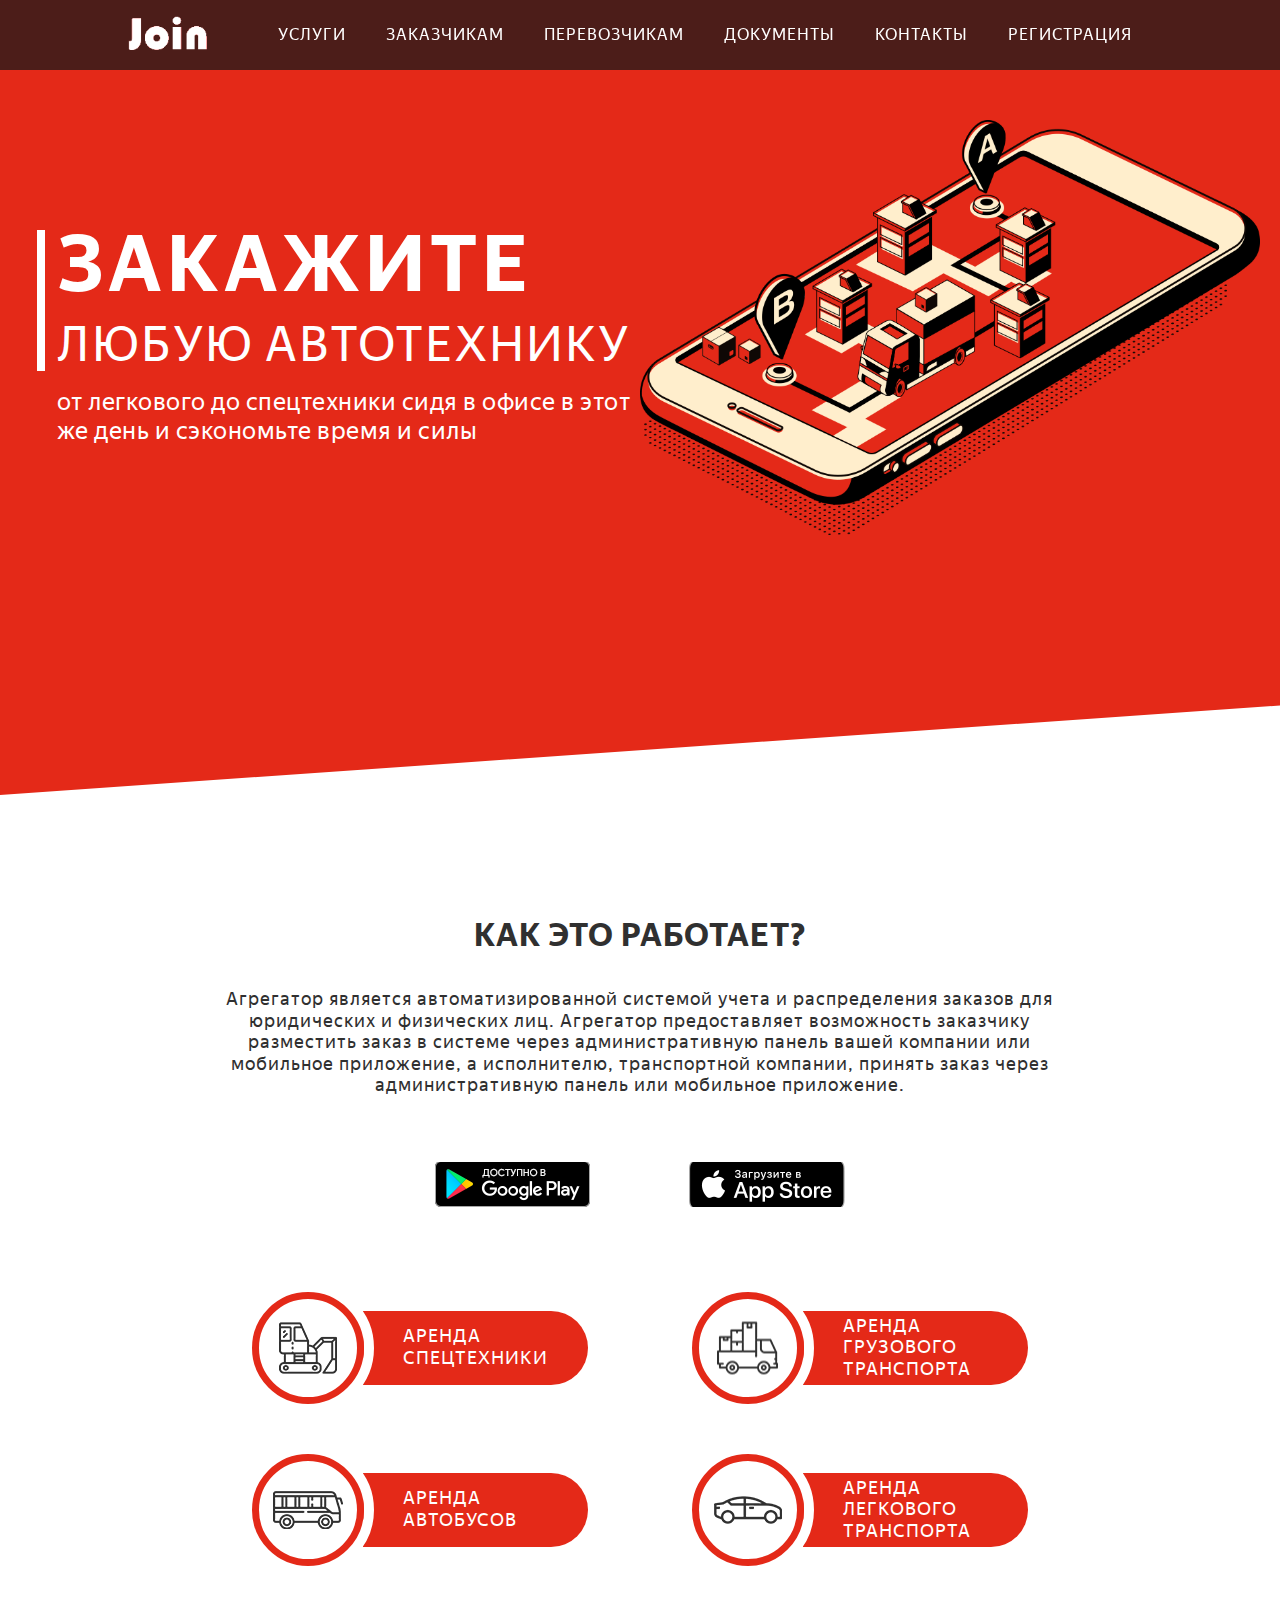
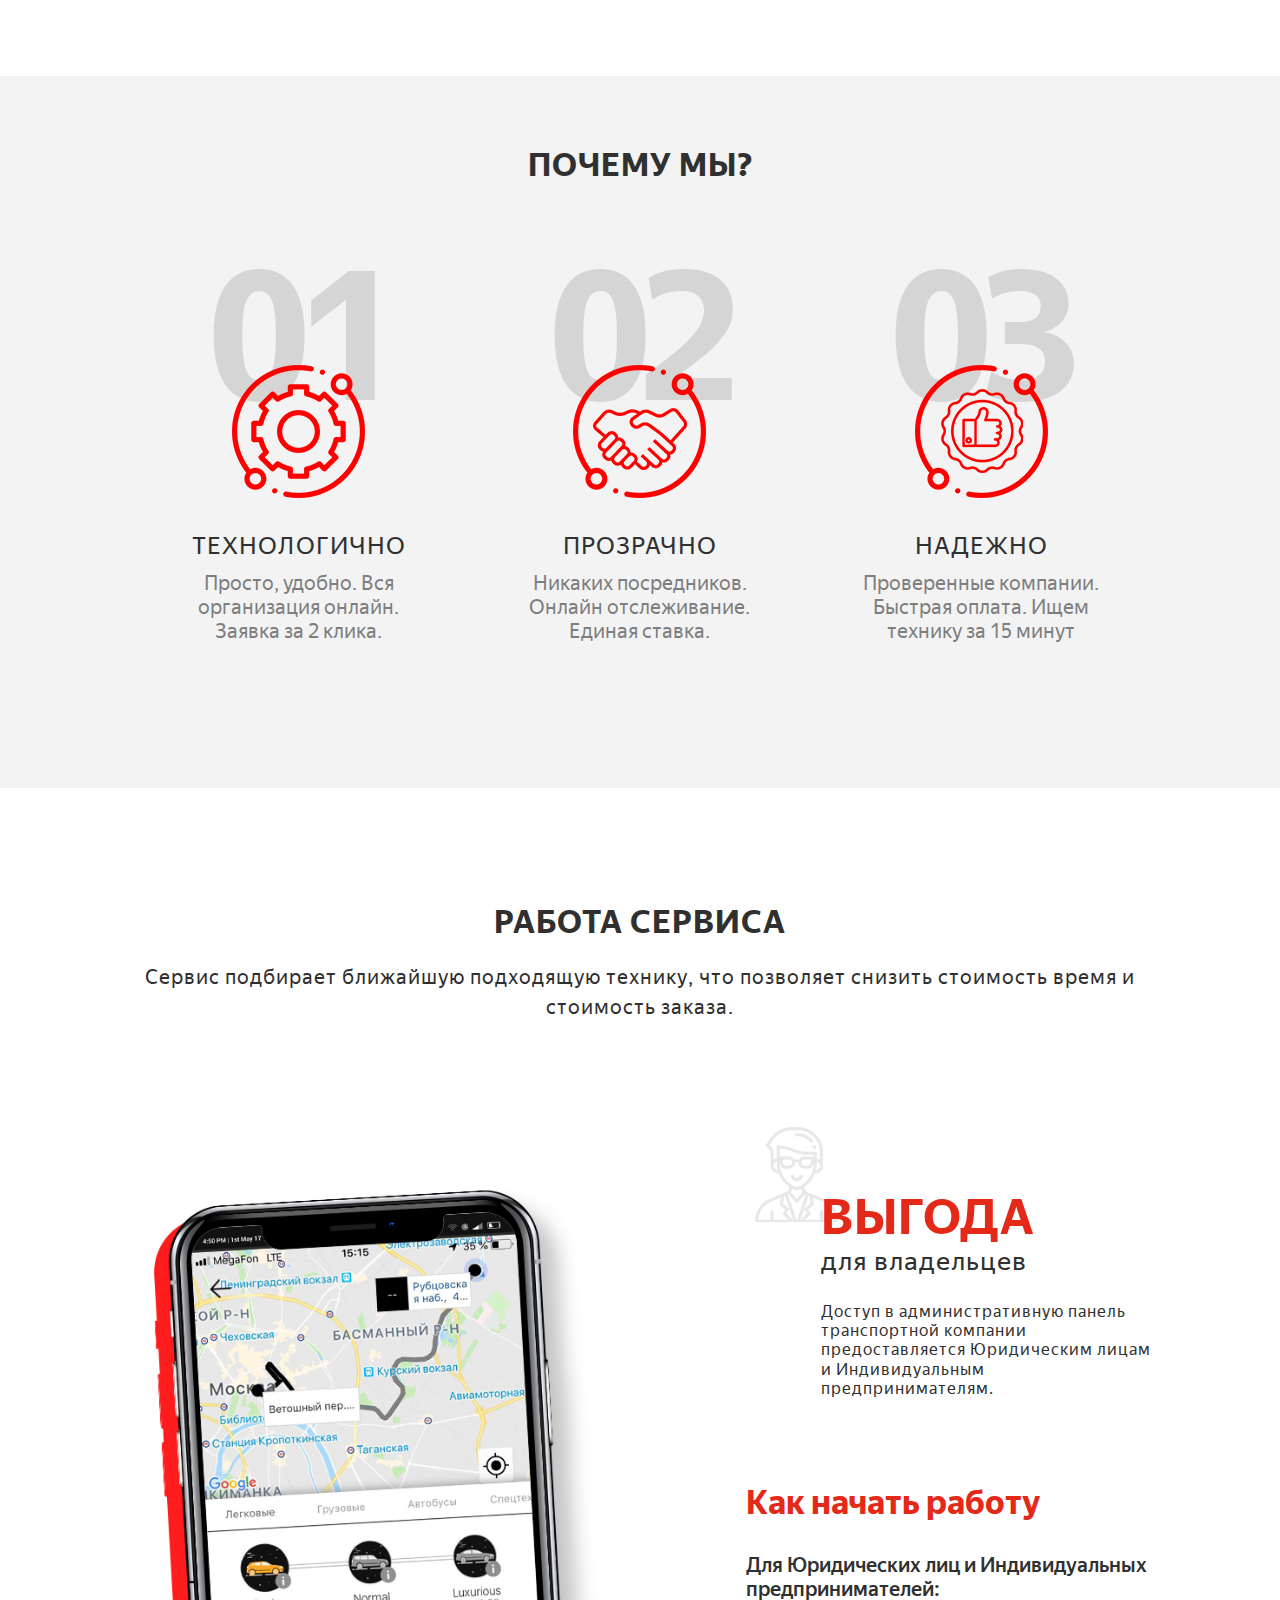
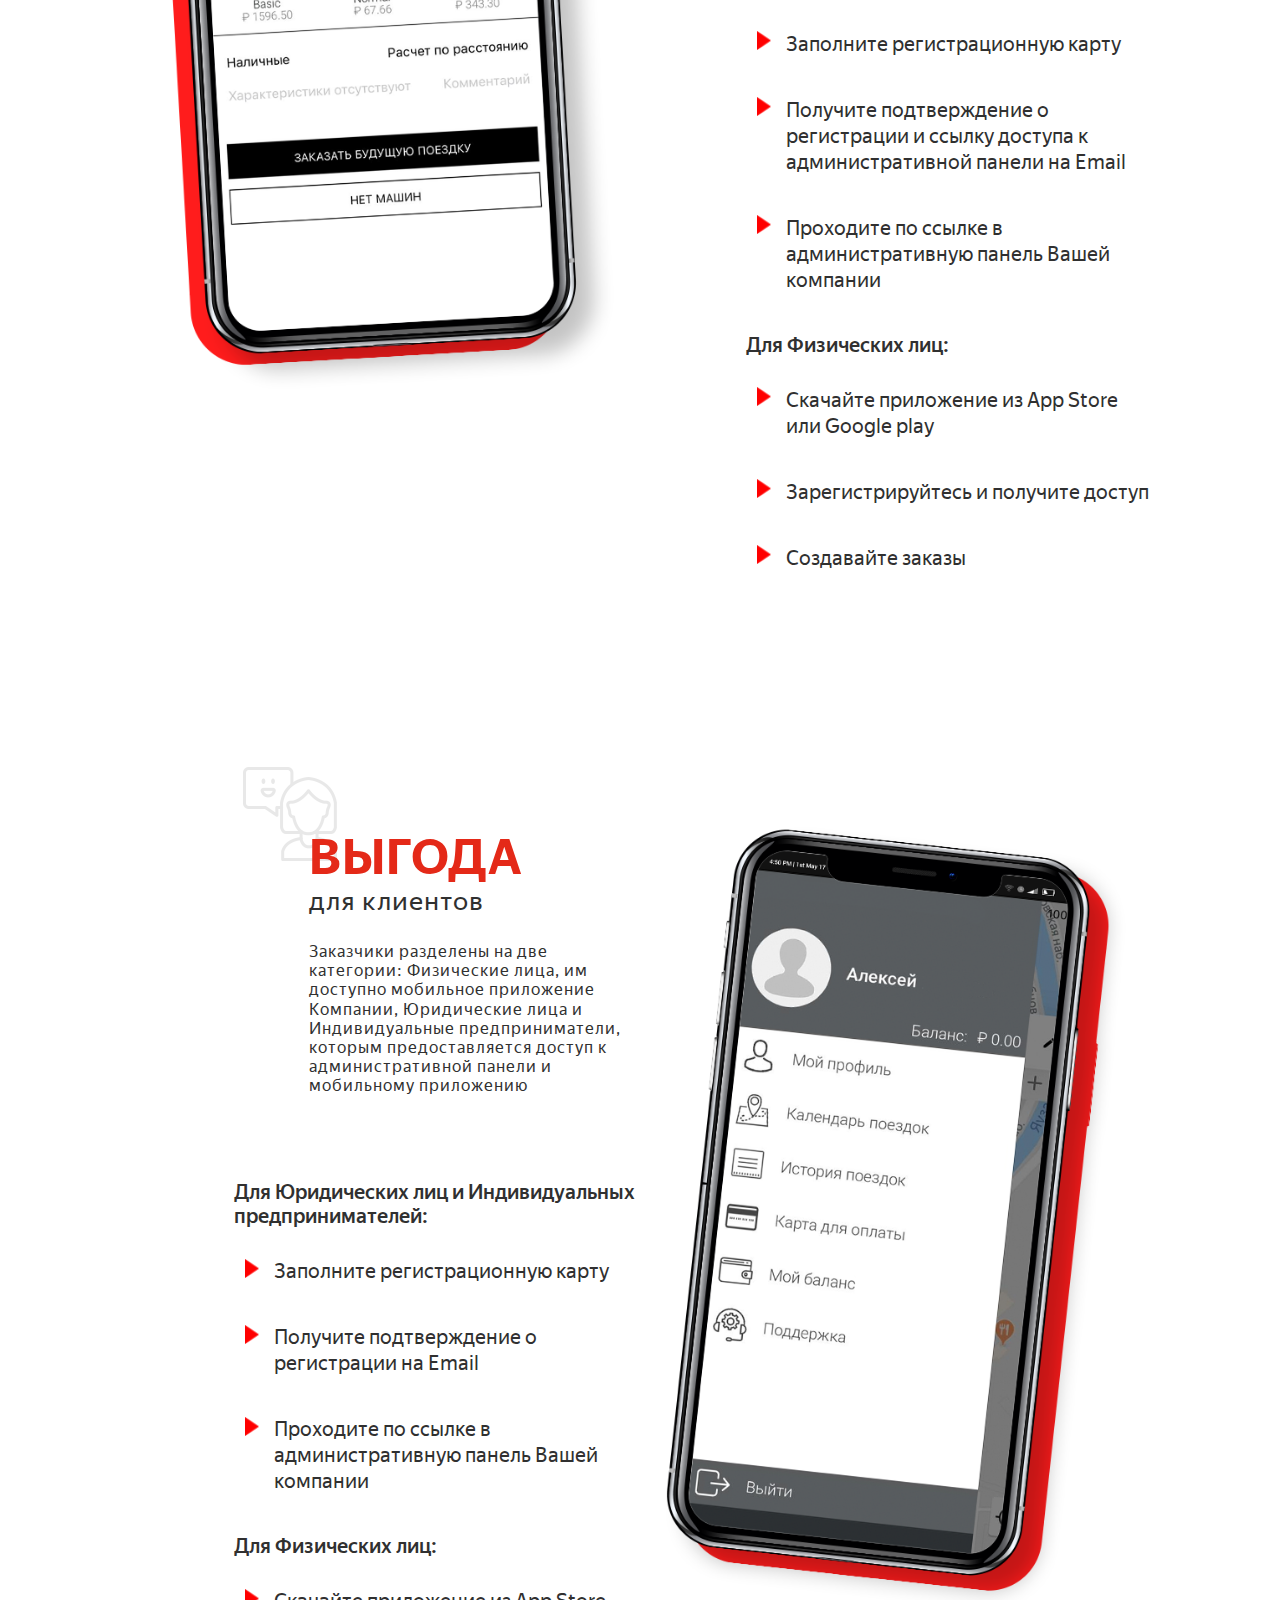
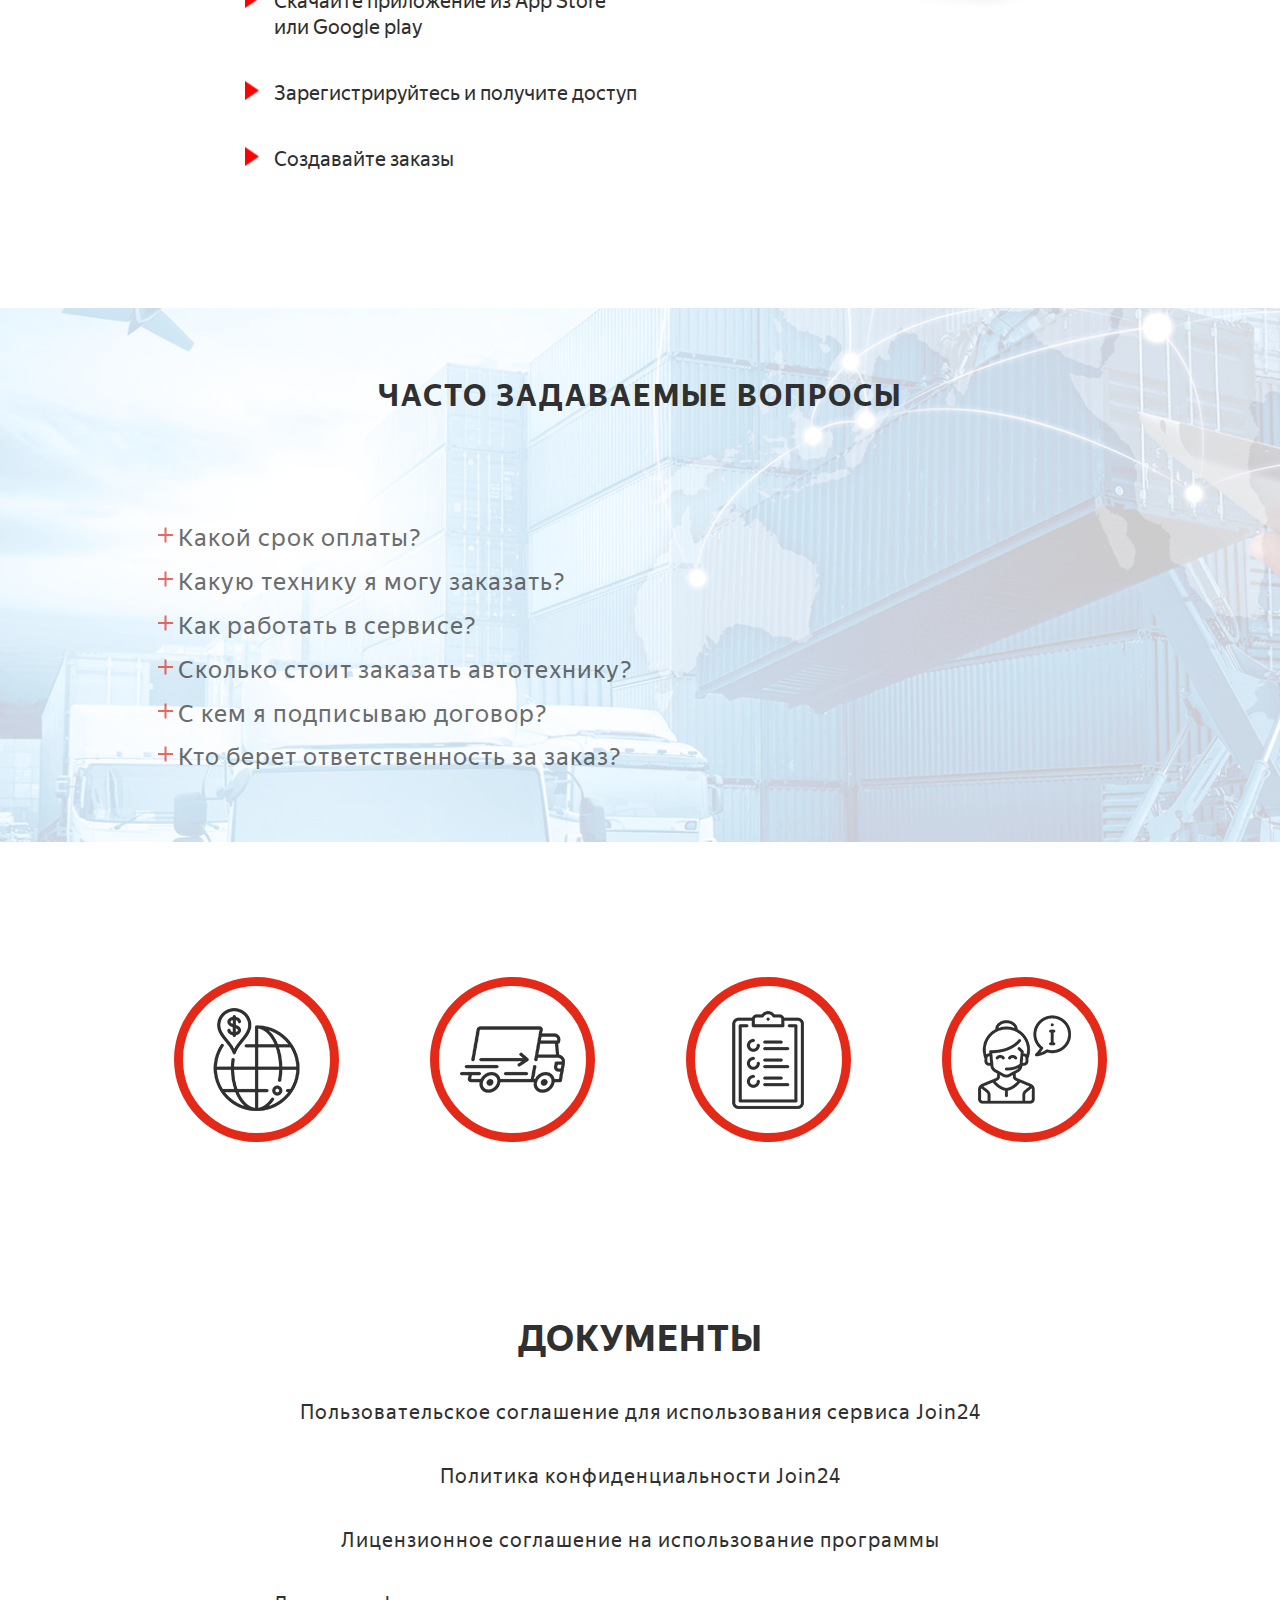
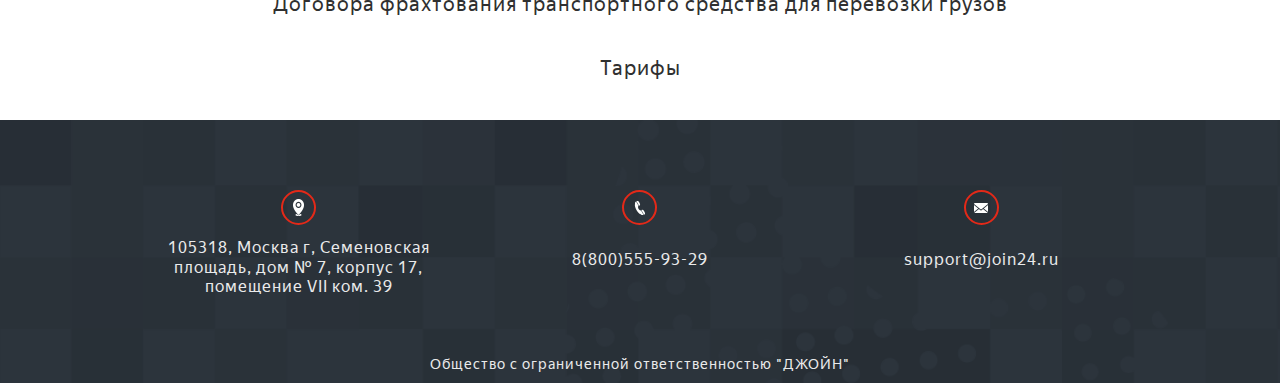
<file: index.html>
<!DOCTYPE html>
<html lang="en">
<head>
	<meta charset="UTF-8">
	<title>Join-закажи любую автотехнику</title>
	<meta http-equiv="X-UA-Compatible" content="IE=edge">
	<meta name="viewport" content="width=device-width, initial-scale=1">
	
	<link rel="shortcut icon" href="favicon.ico">
	
	<link rel="stylesheet" href="css/styles.min.css">
		
	<meta name="description" content="">
</head>
<body>

	<section class="header">
	    <div class="header__bg"></div>
	    <nav class="nav">
	        <div class="wrapper wrapper--nav">
	            <a href="#" class="nav__logo-wrap">
	                <img src="./img/logo2.png" alt="Join" class="nav__logo"/>
	            </a>
	            <div class="nav__links">
	                    <a href="#sevices" class="nav__link">
	                        Услуги
	                    </a>
	                    <a href="#customer" class="nav__link">
	                        Заказчикам
	                    </a>
	                    <a href="#carrier" class="nav__link">
	                        Перевозчикам
	                    </a>
	                    <a href="#documents" class="nav__link">
	                        Документы
	                    </a>
	                    <a href="#footer" class="nav__link">
	                        Контакты
	                    </a>
	                    <div class="nav__reg" id="registration-btn">
	                        <span class="nav__link nav__link--reg">
	                                Регистрация
	                        </span>
	                    </div>
	            </div>
	            <div class="burger">
	                <div class="burger__line"></div>
	                <div class="burger__line"></div>
	                <div class="burger__line"></div>   
	            </div>
	            <div class="burger-wrap">
	                <ul class="burger-wrap__links">
	                    <li><a class="nav__link" href="#sevices">Услуги</a></li>
	                    <li><a class="nav__link" href="#customer">Заказчикам</a></li>
	                    <li><a class="nav__link" href="#carrier">Перевозчикам</a></li>
	                    <li><a class="nav__link" target="_blank" href="../index.html/#documents">Документы</a></li>
	                    <li><a class="nav__link" href="#footer">Контакты</a></li>
	                    <li style="margin-top: 20px;"><span class="nav__sublinks burger-wrap__submenu" >Регистрация</span>
	                        <ul class="burger-wrap__submenu-links">
	                            <li><a class="nav__link showDoc1" >Я заказчик</a></li>
	                            <li><a class="nav__link showDoc2" >Я перевозчик</a></li>
	                            <li><a class="nav__link showDoc3" >Я физ лицо</a></li>
	                        </ul>
	                </ul>
	            </div>
	            
	        </div>    
	    </nav>
	    <div class="header__content">
	        <div class="header__title-wrap">
	            <h2 class="header__title">
	                <span class="header__title--bold">ЗАКАЖИТЕ</span>
	                <span class="header__title--reg">ЛЮБУЮ АВТОТЕХНИКУ</span>
	            </h2>
	            <p class="header__subtitle">
	                    от легкового до спецтехники сидя в офисе в этот<br> же день и сэкономьте время и силы
	            </p>
	        </div>
	        <div class="header__img-wrap">
	            <img class="header__img" src="./img/phone_bg_header.png" alt="phone"/>
	        </div>
	    </div>
	    <div class="nav__popup" id="submenu">
	        <div class="nav__popup-menu">
	            <div class="popup1__close btn-close" id="btn-close">×</div>
	            <h5 class="nav__popup-title">Регистрация</h5>
	            <div class="nav__popup-links">
	                <div class="nav__popup-link showDoc1">Я заказчик</div>
	                <div class="nav__popup-link showDoc2">Я перевозчик</div>
	                <div class="nav__popup-link showDoc3">Я физ лицо</div>
	            </div>    
	        </div>
	        <div class="popup1" id="popup1">
	            <form action="POST" id="customer-mail-form" class="popup1__form">
	                <div class="popup1__close btn-close" id="btn-close">×</div>
	                <h2 class="popup1__title">Регистрационная карта пассажирской компании</h2>
	                <div class="popup1__form-group popup1__form-group--input">
	                    <label>ИНН:</label>
	                    <input type="number" class="popup1__form-control" minlength="10" maxlength="10" name="inn" id="inn" required pattern="[0-9]">
	                </div>
	                <div class="popup1__form-group popup1__form-group--input">
	                    <label>КПП:</label>
	                    <input type="number" class="popup1__form-control" maxlength="9" name="kpp" id="kpp" required pattern="[0-9]">
	                </div>
	                <div class="popup1__form-group popup1__form-group--input">
	                    <label>БИК:</label>
	                    <input type="number" class="popup1__form-control" maxlength="9" name="bik" id="bik" required pattern="[0-9]">
	                </div>
	                <div class="popup1__form-group popup1__form-group--input">
	                    <label>Р/С:</label>
	                    <input type="number" class="popup1__form-control" maxlength="20" name="rs" id="rs" required pattern="[0-9]">
	                </div>
	                <div class="popup1__form-group popup1__form-group--input">
	                    <label>Телефон (без +7):</label>
	                    <input type="number" class="popup1__form-control" maxlength="10" name="phone" id="phone" required pattern="[0-9]">
	                </div>
	                <div class="popup1__form-group popup1__form-group--input">
	                    <label>Email бухгалтерии:</label>
	                    <input type="email" class="popup1__form-control" maxlength="32" name="emailBuhg" id="emailBuhg" required>
	                </div>
	                <div class="popup1__form-group">
	                    <input type="checkbox" name="termbox" id="customer_termsId" required>
	                    <label for="customer_termsId">Я принимаю <a target="_blank" href="http://join24.ru/documents/Пользовательское%20соглашение%20для%20использования%20сервиса%20JOIN24.pdf">пользовательское соглашение</a></label>
	                </div>
	                <div class="popup1__form-group">
	                    <input type="checkbox" name="termbox" id="customer_policyId" required>
	                    <label for="customer_policyId">Я принимаю <a target="_blank" href="http://join24.ru/documents/Политика%20конфиденциальности%20join24.pdf">политику конфиденциальности</a></label>
	                </div>
	                <div class="popup1__form-group">
	                    <input type="checkbox" name="termbox" id="customer_licenseId" required>
	                    <label for="customer_licenseId">Я согласен с <a target="_blank" href="http://join24.ru/documents/Лицензионное%20соглашение%20на%20использование%20программы.pdf">лицензионным соглашением</a></label>
	                </div>
	                <div class="popup1__form-group">
	                    <input type="checkbox" name="termbox" id="customer_charteringId" required>
	                    <label for="customer_charteringId">Я принимаю условия <a target="_blank" href="http://site/documents/Договора%20фрахтования%20транспортного%20средства%20для%20перевозки%20грузов.pdf">договора фрахтования</a></label>
	                </div>
	                <input type="text" class="popup1__form-control" value="rider" name="regCardType" id="regCardType" style="display: none;">
	                <button type="submit" id="customer_submit" class="btn btn-default">Отправить</button>
	            </form>
	        </div>
	        <div class="popup1" id="popup2">
	            <form action="POST" id="carrier-mail-form" class="popup1__form">
	                <div class="popup1__close btn-close" id="btn-close">×</div>
	                <h2 class="popup1__title">Регистрационная карта транспортной компании</h2>
	                <div class="popup1__form-group popup1__form-group--input">
	                    <label>ИНН:</label>
	                    <input type="number" class="popup1__form-control" minlength="10" maxlength="10" name="inn" id="inn" required pattern="[0-9]">
	                </div>
	                <div class="popup1__form-group popup1__form-group--input">
	                    <label>КПП:</label>
	                    <input type="number" class="popup1__form-control" maxlength="9" name="kpp" id="kpp" required pattern="[0-9]">
	                </div>
	                <div class="popup1__form-group popup1__form-group--input">
	                    <label>БИК:</label>
	                    <input type="number" class="popup1__form-control" maxlength="9" name="bik" id="bik" required pattern="[0-9]">
	                </div>
	                <div class="popup1__form-group popup1__form-group--input">
	                    <label>Р/С:</label>
	                    <input type="number" class="popup1__form-control" maxlength="20" name="rs" id="rs" required pattern="[0-9]">
	                </div>
	                <div class="popup1__form-group popup1__form-group--input">
	                    <label>Телефон (без +7):</label>
	                    <input type="number" class="popup1__form-control" maxlength="10" name="phone" id="phone" required pattern="[0-9]">
	                </div>
	                <div class="popup1__form-group popup1__form-group--input">
	                    <label>Email бухгалтерии:</label>
	                    <input type="email" class="popup1__form-control" maxlength="32" name="emailBuhg" id="emailBuhg" required>
	                </div>
	                <div class="popup1__form-group">
	                    <input type="checkbox" name="termbox" id="customer_termsId" required>
	                    <label for="customer_termsId">Я принимаю <a target="_blank" href="http://join24.ru/documents/Пользовательское%20соглашение%20для%20использования%20сервиса%20JOIN24.pdf">пользовательское соглашение</a></label>
	                </div>
	                <div class="popup1__form-group">
	                    <input type="checkbox" name="termbox" id="customer_policyId" required>
	                    <label for="customer_policyId">Я принимаю <a target="_blank" href="http://join24.ru/documents/Политика%20конфиденциальности%20join24.pdf">политику конфиденциальности</a></label>
	                </div>
	                <div class="popup1__form-group">
	                    <input type="checkbox" name="termbox" id="customer_licenseId" required>
	                    <label for="customer_licenseId">Я согласен с <a target="_blank" href="http://join24.ru/documents/Лицензионное%20соглашение%20на%20использование%20программы.pdf">лицензионным соглашением</a></label>
	                </div>
	                <div class="popup1__form-group">
	                    <input type="checkbox" name="termbox" id="customer_charteringId" required>
	                    <label for="customer_charteringId">Я принимаю условия <a target="_blank" href="http://site/documents/Договора%20фрахтования%20транспортного%20средства%20для%20перевозки%20грузов.pdf">договора фрахтования</a></label>
	                </div>
	                <input type="text" class="popup1__form-control" value="rider" name="regCardType" id="regCardType" style="display: none;">
	                <button type="submit" id="customer_submit" class="btn btn-default">Отправить</button>
	            </form>
	        </div>
	        <div class="popup1" id="popup3">
	            <div action="POST" class="popup1__form">
	                <div class="popup1__close btn-close" id="btn-close">×</div>
	                <h2 class="popup1__title">Скачайте одно из наших приложений</h2>
	                <div class="apps__wrap-app">
	                    <a href="https://play.google.com/store">
	                        <img src="./img/appStore.png" alt="appstore" class="apps__app">
	                    </a>
	                    <a href="https://www.apple.com/itunes/">
	                        <img src="./img/googlePlay.png" alt="googleplay" class="apps__app">
	                    </a>
	                </div>
	            </div>
	        </div>
	        
	    </div>
	</section>

	<!-- контент страницы -->
	<section class="howWork" id="sevices">
	    <div class="wrapper">
	        <h4 class="howWork__title">Как это работает?</h4>
	        <p class="howWork__description">Агрегатор является автоматизированной системой учета и распределения заказов для юридических и физических лиц. Агрегатор предоставляет возможность заказчику разместить заказ в системе через административную панель вашей компании или мобильное приложение, а исполнителю, транспортной компании, принять заказ через административную панель или мобильное приложение.</p>
	        <div class="howWork__app">
	            <a class="howWork__link-app" href="#">
	                <img src="./img/googlePlay.png" alt="Google Play" class="howWork__app-icon">
	            </a>
	            <a class="howWork__link-app"  href="#">
	                <img src="./img/appStore.png" alt="App Store" class="howWork__app-icon">
	            </a>
	        </div>
	        <div class="howWork__items">
	            <a href="./special/index.html" class="howWork__item">
	                <div class="border">
	                    <div class="howWork__img-wrap">
	                        <img src="./img/tractor.png" alt="tractor" class="howWork__icon">
	                    </div>
	                </div>
	                <p class="howWork__icon-title">Аренда<br> спецтехники</p>
	            </a>
	            <a href="./cargo/index.html" class="howWork__item">
	                <div class="border">
	                    <div class="howWork__img-wrap">
	                        <img src="./img/car.png" alt="bus" class="howWork__icon">
	                    </div>
	                </div>
	                <p class="howWork__icon-title">Аренда<br>грузового транспорта</p>
	            </a>
	            <a href="./bus/index.html" class="howWork__item">
	                <div class="border">
	                    <div class="howWork__img-wrap">
	                        <img src="./img/bus.png" alt="picup" class="howWork__icon">
	                    </div>
	                </div>    
	                <p class="howWork__icon-title">Аренда<br>  автобусов</p>
	            </a>
	            <a href="./car/index.html" class="howWork__item">
	                <div class="border">
	                    <div class="howWork__img-wrap">
	                        <img src="./img/car2.png" alt="car" class="howWork__icon">
	                    </div>
	                </div>    
	                <p class="howWork__icon-title">Аренда<br>  легкового транспорта</p>
	            </a>
	        </div>
	    </div>
	</section>
	<section class="whyMe">
	    <div class="wrapper">
	        <h4 class="whyMe__title">Почему мы?</h4>
	        <div class="whyMe__content">
	            <div class="whyMe__item">
	                <span class="whyMe__number">01</span>
	                <div class="whyMe__icon">
	                    <img class="whyMe__img" src="./img/support.png" alt="deal">
	                </div>
	                <div class="whyMe__item-title">Технологично</div>
	                <div class="whyMe__text">Просто, удобно. Вся организация онлайн. Заявка за 2 клика.</div>
	            </div>
	            <div class="whyMe__item">
	                <span class="whyMe__number">02</span>
	                <div class="whyMe__icon">
	                    <img class="whyMe__img" src="./img/deal.png" alt="deal">
	                </div>
	                <div class="whyMe__item-title">Прозрачно</div>
	                <div class="whyMe__text">Никаких посредников. Онлайн отслеживание. Единая ставка.</div>
	            </div>
	            <div class="whyMe__item">
	                <span class="whyMe__number">03</span>
	                <div class="whyMe__icon">
	                    <img class="whyMe__img" src="./img/like.png" alt="deal">
	                </div>
	                <div class="whyMe__item-title">Надежно</div>
	                <div class="whyMe__text">Проверенные компании. Быстрая оплата. Ищем технику за 15 минут</div>
	            </div>
	        </div>
	    </div>
	</section>
	<section class="service" id="customer">
	    <div class="wrapper">
	        <h4 class="service__title">Работа сервиса</h4>
	        <p class="service__subtitle">Сервис подбирает ближайшую подходящую технику, что позволяет снизить стоимость время и стоимость заказа.
	        </p>
	        <div class="service__content-wrap">
	            <div class="service__item">
	                <div class="service__img-wrap"><img src="./img/phone_service_howwork.png" alt="phone" class="service__img"></div>
	                <div class="service__description">
	                    <img src="./img/teacher.png" alt="person" class="service__icon">
	                    <div class="service__block">
	                        <div class="service__block-header">
	                            <h4 class="service__block-title"><span class="service__block-title--bold">ВЫГОДА</span> для владельцев</h4>
	                            <p class="service__block-text">Доступ в административную панель транспортной компании предоставляется Юридическим лицам и Индивидуальным предпринимателям.</p>
	                        </div>
	                        <div class="service__content">
	                            <p class="service__content--title">
	                                Как начать работу
	                            </p>
	                            <p class="service__content--subtitle">
	                                Для Юридических лиц и Индивидуальных предпринимателей: 
	                            </p>
	                            <ol class="service__list">
	                                <li class="service__list-item">Заполните регистрационную карту</li>
	                                <li class="service__list-item">Получите подтверждение о регистрации и ссылку доступа к административной панели на Email</li>
	                                <li class="service__list-item">Проходите по ссылке в административную  панель Вашей компании</li>
	                            </ol>
	                            <p class="service__content--subtitle">
	                                Для Физических лиц:
	                            </p>
	                            <ol class="service__list">
	                                <li class="service__list-item">Скачайте приложение из App Store  или Google play</li>
	                                <li class="service__list-item">Зарегистрируйтесь и получите доступ</li>
	                                <li class="service__list-item" id="carrier">Создавайте заказы</li>
	                            </ol>
	                        </div>
	                    </div>
	                </div>
	            </div>
	            <div class="service__item service__item--second">
	                <div class="service__description">
	                    <img src="./img/person.png" alt="person" class="service__icon">
	                    <div class="service__block">
	                        <div class="service__block-header">
	                            <h4 class="service__block-title"><span class="service__block-title--bold">ВЫГОДА</span> для клиентов</h4>
	                            <p class="service__block-text">Заказчики разделены на две категории:
	                                Физические лица, им доступно мобильное приложение
	                                Компании, Юридические лица и Индивидуальные предприниматели, которым предоставляется доступ к административной панели и мобильному приложению
	                            </p>
	                        </div>
	                        <div class="service__content">
	                            <p class="service__content--subtitle">
	                                Для Юридических лиц и Индивидуальных предпринимателей: 
	                            </p>
	                            <ol class="service__list">
	                                <li class="service__list-item">Заполните регистрационную карту</li>
	                                <li class="service__list-item">Получите подтверждение о регистрации на Email</li>
	                                <li class="service__list-item">Проходите по ссылке в административную  панель Вашей компании</li>
	                            </ol>
	                            <p class="service__content--subtitle">
	                                Для Физических лиц:
	                            </p>
	                            <ol class="service__list">
	                                <li class="service__list-item">Скачайте приложение из App Store  или Google play</li>
	                                <li class="service__list-item">Зарегистрируйтесь и получите доступ</li>
	                                <li class="service__list-item">Создавайте заказы</li>
	                            </ol>
	                        </div>
	                    </div>
	                </div>
	                <div class="service__img-wrap">
	                    <img src="./img/phone_service_howwork2.png" alt="phone-contacts" class="service__img">
	                </div>
	            </div>
	        </div>
	    </div>
	</section>
	<section class="questions">
	    <div class="questions__top">
	        <img src="./img/bg-questions.png" class="questions__bg">
	        <div class="wrapper">
	            <h4 class="questions__title">Часто задаваемые вопросы</h4>
	            <div class="questions__list">
	                <div>
	                    <h6 class="questions__item">Какой срок оплаты?</h6>
	                    <p class="questions__text">Lorem ipsum dolor sit amet consectetur adipisicing elit. Praesentium enim quas quae consectetur labore, eveniet modi tempore quod quia ab!Lorem ipsum dolor sit amet consectetur adipisicing elit. Praesentium enim quas quae consectetur labore, eveniet modi tempore quod quia ab!Lorem ipsum dolor sit amet consectetur adipisicing elit. Praesentium enim quas quae consectetur labore, eveniet modi tempore quod quia ab!</p>
	                </div>
	                <div>
	                    <h6 class="questions__item">Какую технику я могу заказать?</h6>
	                    <p class="questions__text">Lorem ipsum dolor sit amet consectetur adipisicing elit. Praesentium enim quas quae consectetur labore, eveniet modi tempore quod quia ab!Lorem ipsum dolor sit amet consectetur adipisicing elit. Praesentium enim quas quae consectetur labore, eveniet modi tempore quod quia ab!Lorem ipsum dolor sit amet consectetur adipisicing elit. Praesentium enim quas quae consectetur labore, eveniet modi tempore quod quia ab!</p>
	                </div>
	                <div>
	                    <h6 class="questions__item">Как работать в сервисе?</h6>
	                    <p class="questions__text">Lorem ipsum dolor sit amet consectetur adipisicing elit. Praesentium enim quas quae consectetur labore, eveniet modi tempore quod quia ab!Lorem ipsum dolor sit amet consectetur adipisicing elit. Praesentium enim quas quae consectetur labore, eveniet modi tempore quod quia ab!Lorem ipsum dolor sit amet consectetur adipisicing elit. Praesentium enim quas quae consectetur labore, eveniet modi tempore quod quia ab!</p>
	                </div>
	                <div>
	                    <h6 class="questions__item">Сколько стоит заказать автотехнику?</h6>
	                    <p class="questions__text">Lorem ipsum dolor sit amet consectetur adipisicing elit. Praesentium enim quas quae consectetur labore, eveniet modi tempore quod quia ab!Lorem ipsum dolor sit amet consectetur adipisicing elit. Praesentium enim quas quae consectetur labore, eveniet modi tempore quod quia ab!Lorem ipsum dolor sit amet consectetur adipisicing elit. Praesentium enim quas quae consectetur labore, eveniet modi tempore quod quia ab!</p>
	                </div>
	                <div>
	                    <h6 class="questions__item">С кем я подписываю договор?</h6>
	                    <p class="questions__text">Lorem ipsum dolor sit amet consectetur adipisicing elit. Praesentium enim quas quae consectetur labore, eveniet modi tempore quod quia ab!Lorem ipsum dolor sit amet consectetur adipisicing elit. Praesentium enim quas quae consectetur labore, eveniet modi tempore quod quia ab!Lorem ipsum dolor sit amet consectetur adipisicing elit. Praesentium enim quas quae consectetur labore, eveniet modi tempore quod quia ab!</p>
	                </div>
	                <div>
	                    <h6 class="questions__item">Кто берет ответственность за заказ?</h6>
	                    <p class="questions__text">Lorem ipsum dolor sit amet consectetur adipisicing elit. Praesentium enim quas quae consectetur labore, eveniet modi tempore quod quia ab!Lorem ipsum dolor sit amet consectetur adipisicing elit. Praesentium enim quas quae consectetur labore, eveniet modi tempore quod quia ab!Lorem ipsum dolor sit amet consectetur adipisicing elit. Praesentium enim quas quae consectetur labore, eveniet modi tempore quod quia ab!</p>
	                </div>
	            </div>
	        </div>
	    </div>
	    <div class="wrapper">
	        <div class="questions__icons">
	            <div class="questions__icon"><img src="./img/world-wide.png" alt="world" class="questions__img"></div>
	            <div class="questions__icon"><img src="./img/fast-delivery.png" alt="car" class="questions__img"></div>
	            <div class="questions__icon"><img src="./img/listing.png" alt="list" class="questions__img"></div>
	            <div class="questions__icon"><img src="./img/customer-service.png" alt="operator" class="questions__img"></div>
	        </div>
	    </div>    
	</section>
	<section class="documents" id="documents">
	    <div class="wrapper">
	        <h2 class="documents__title">Документы</h2>
	        <div class="documents__links">
	            <a href="https://join24.ru/documents/%D0%9F%D0%BE%D0%BB%D1%8C%D0%B7%D0%BE%D0%B2%D0%B0%D1%82%D0%B5%D0%BB%D1%8C%D1%81%D0%BA%D0%BE%D0%B5%20%D1%81%D0%BE%D0%B3%D0%BB%D0%B0%D1%88%D0%B5%D0%BD%D0%B8%D0%B5%20%D0%B4%D0%BB%D1%8F%20%D0%B8%D1%81%D0%BF%D0%BE%D0%BB%D1%8C%D0%B7%D0%BE%D0%B2%D0%B0%D0%BD%D0%B8%D1%8F%20%D1%81%D0%B5%D1%80%D0%B2%D0%B8%D1%81%D0%B0%20JOIN24.pdf" target="_blank" class="documents__link">Пользовательское соглашение для использования сервиса Join24</a>
	            <a href="https://join24.ru/documents/%D0%9F%D0%BE%D0%BB%D0%B8%D1%82%D0%B8%D0%BA%D0%B0%20%D0%BA%D0%BE%D0%BD%D1%84%D0%B8%D0%B4%D0%B5%D0%BD%D1%86%D0%B8%D0%B0%D0%BB%D1%8C%D0%BD%D0%BE%D1%81%D1%82%D0%B8%20join24.pdf" class="documents__link">Политика конфиденциальности Join24</a>
	            <a href="https://join24.ru/documents/%D0%9B%D0%B8%D1%86%D0%B5%D0%BD%D0%B7%D0%B8%D0%BE%D0%BD%D0%BD%D0%BE%D0%B5%20%D1%81%D0%BE%D0%B3%D0%BB%D0%B0%D1%88%D0%B5%D0%BD%D0%B8%D0%B5%20%D0%BD%D0%B0%20%D0%B8%D1%81%D0%BF%D0%BE%D0%BB%D1%8C%D0%B7%D0%BE%D0%B2%D0%B0%D0%BD%D0%B8%D0%B5%20%D0%BF%D1%80%D0%BE%D0%B3%D1%80%D0%B0%D0%BC%D0%BC%D1%8B.pdf" class="documents__link" target="_blank">Лицензионное соглашение на использование программы</a>
	            <a href="https://join24.ru/documents/%D0%94%D0%BE%D0%B3%D0%BE%D0%B2%D0%BE%D1%80%D0%B0%20%D1%84%D1%80%D0%B0%D1%85%D1%82%D0%BE%D0%B2%D0%B0%D0%BD%D0%B8%D1%8F%20%D1%82%D1%80%D0%B0%D0%BD%D1%81%D0%BF%D0%BE%D1%80%D1%82%D0%BD%D0%BE%D0%B3%D0%BE%20%D1%81%D1%80%D0%B5%D0%B4%D1%81%D1%82%D0%B2%D0%B0%20%D0%B4%D0%BB%D1%8F%20%D0%BF%D0%B5%D1%80%D0%B5%D0%B2%D0%BE%D0%B7%D0%BA%D0%B8%20%D0%B3%D1%80%D1%83%D0%B7%D0%BE%D0%B2.pdf" class="documents__link" target="_blank">Договора фрахтования транспортного средства для перевозки
	                грузов</a>
	            <a href="https://join24.ru/documents/%D0%A2%D0%B0%D1%80%D0%B8%D1%84%D1%8B.pdf" class="documents__link" target="_blank">Тарифы</a>
	        </div>
	    </div>
	</section>
	<footer class="footer" id="footer">
	    <!-- <img class="footer__bg" src="./img/bg-footer.png">     -->
	    <div class="wrapper wrapper--footer">
	        <div class="footer__info">
	            <div class="footer__info-wrap">
	                <div class="footer__img-wrap">
	                    <img src="./img/location-icon.png" atl="location" class="footer__img">
	                </div>
	                <a class="footer__link" href="https://yandex.ua/maps/-/CCQtF8FT3D">105318, Москва г, Семеновская площадь,  дом № 7, корпус 17, помещение VII ком. 39</a>
	            </div>
	            <div class="footer__info-wrap">
	                <div class="footer__img-wrap">
	                    <img src="./img/phone-icon.png" alt="telephone" class="footer__img">
	                </div>
	                <a class="footer__link footer__link--small" href="tel:8(800)5559329">8(800)555-93-29</a>
	            </div>
	            <div class="footer__info-wrap">
	                <div class="footer__img-wrap">
	                    <img src="./img/email-icon.png" atl="email" class="footer__img">
	                </div>
	                <a class="footer__link footer__link--small" href="mailto:support@join24.ru">support@join24.ru</a>
	            </div>
	        </div>
	        <p class="footer__title">Общество с ограниченной ответственностью "ДЖОЙН"</p>
	    </div>
	</footer>
	
	<!-- скрипты -->
	<script src="js/main.min.js"></script>
</body>
</html>
</file>
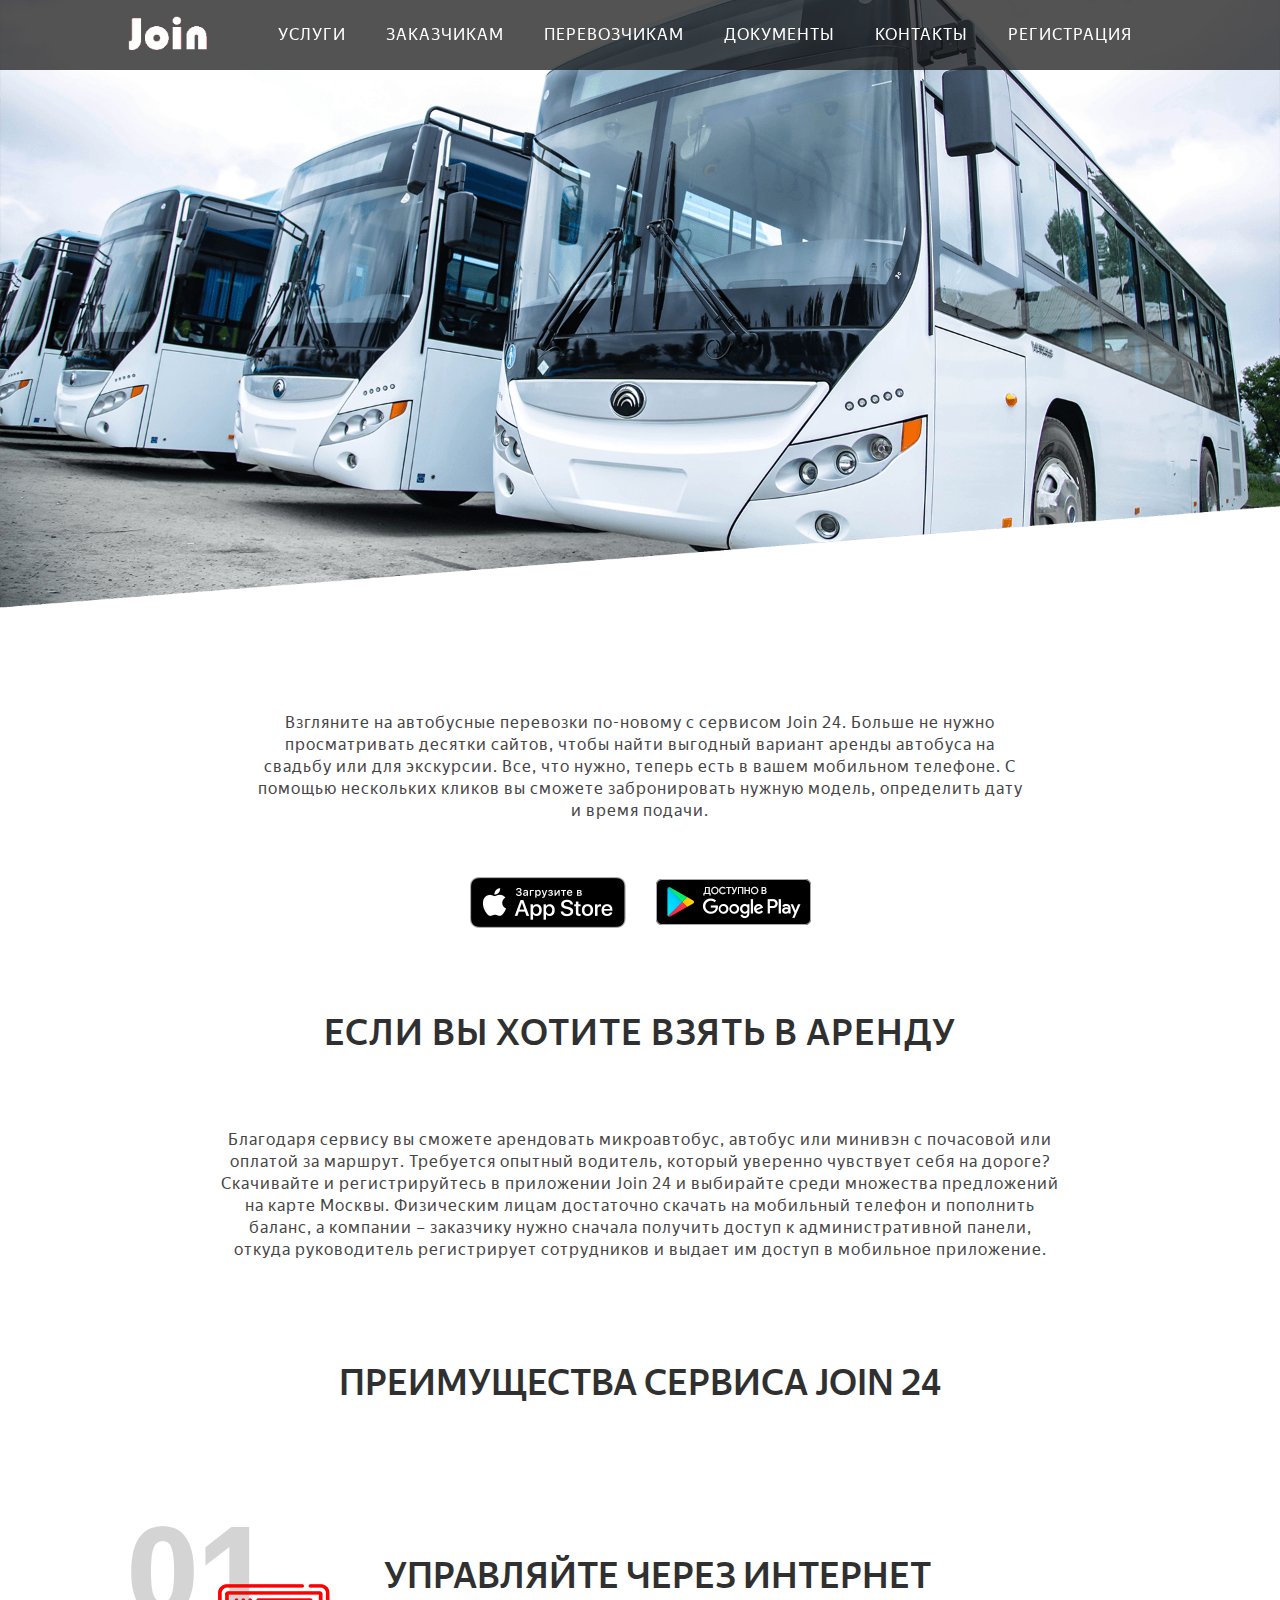
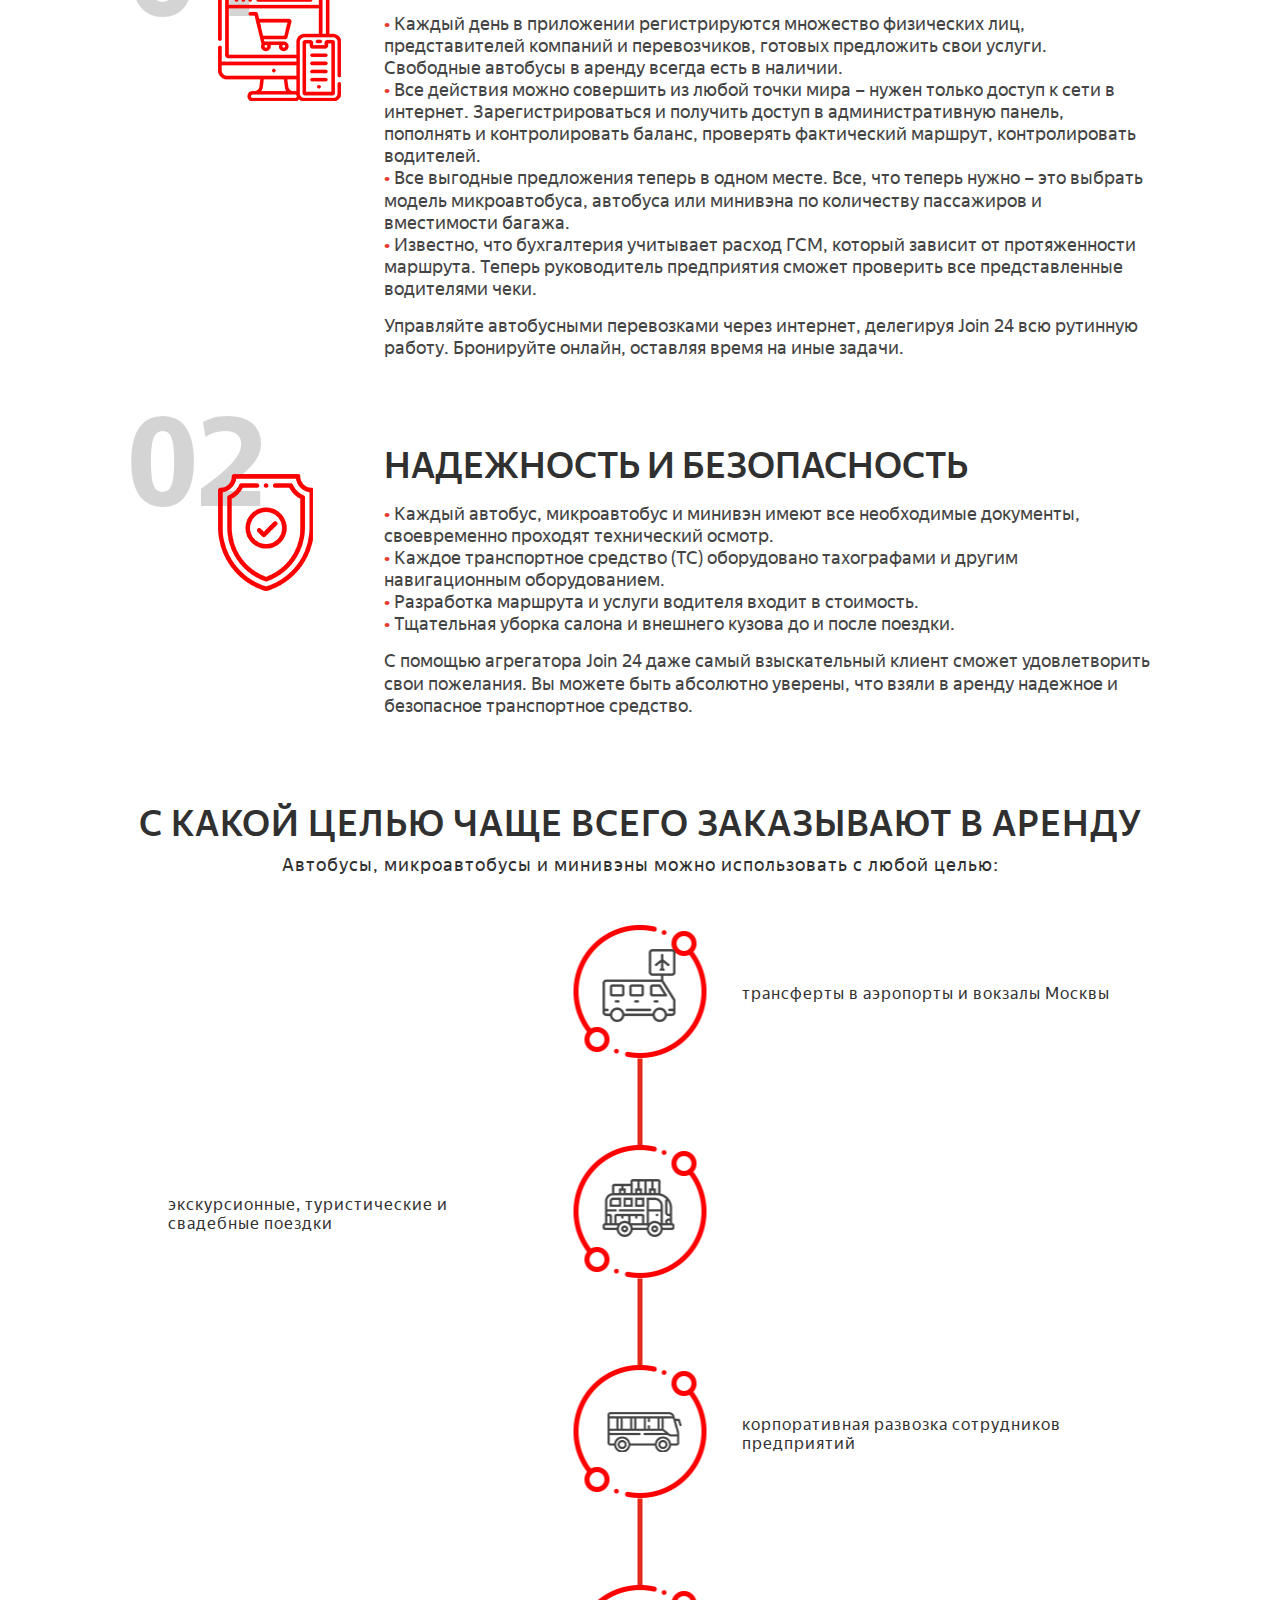
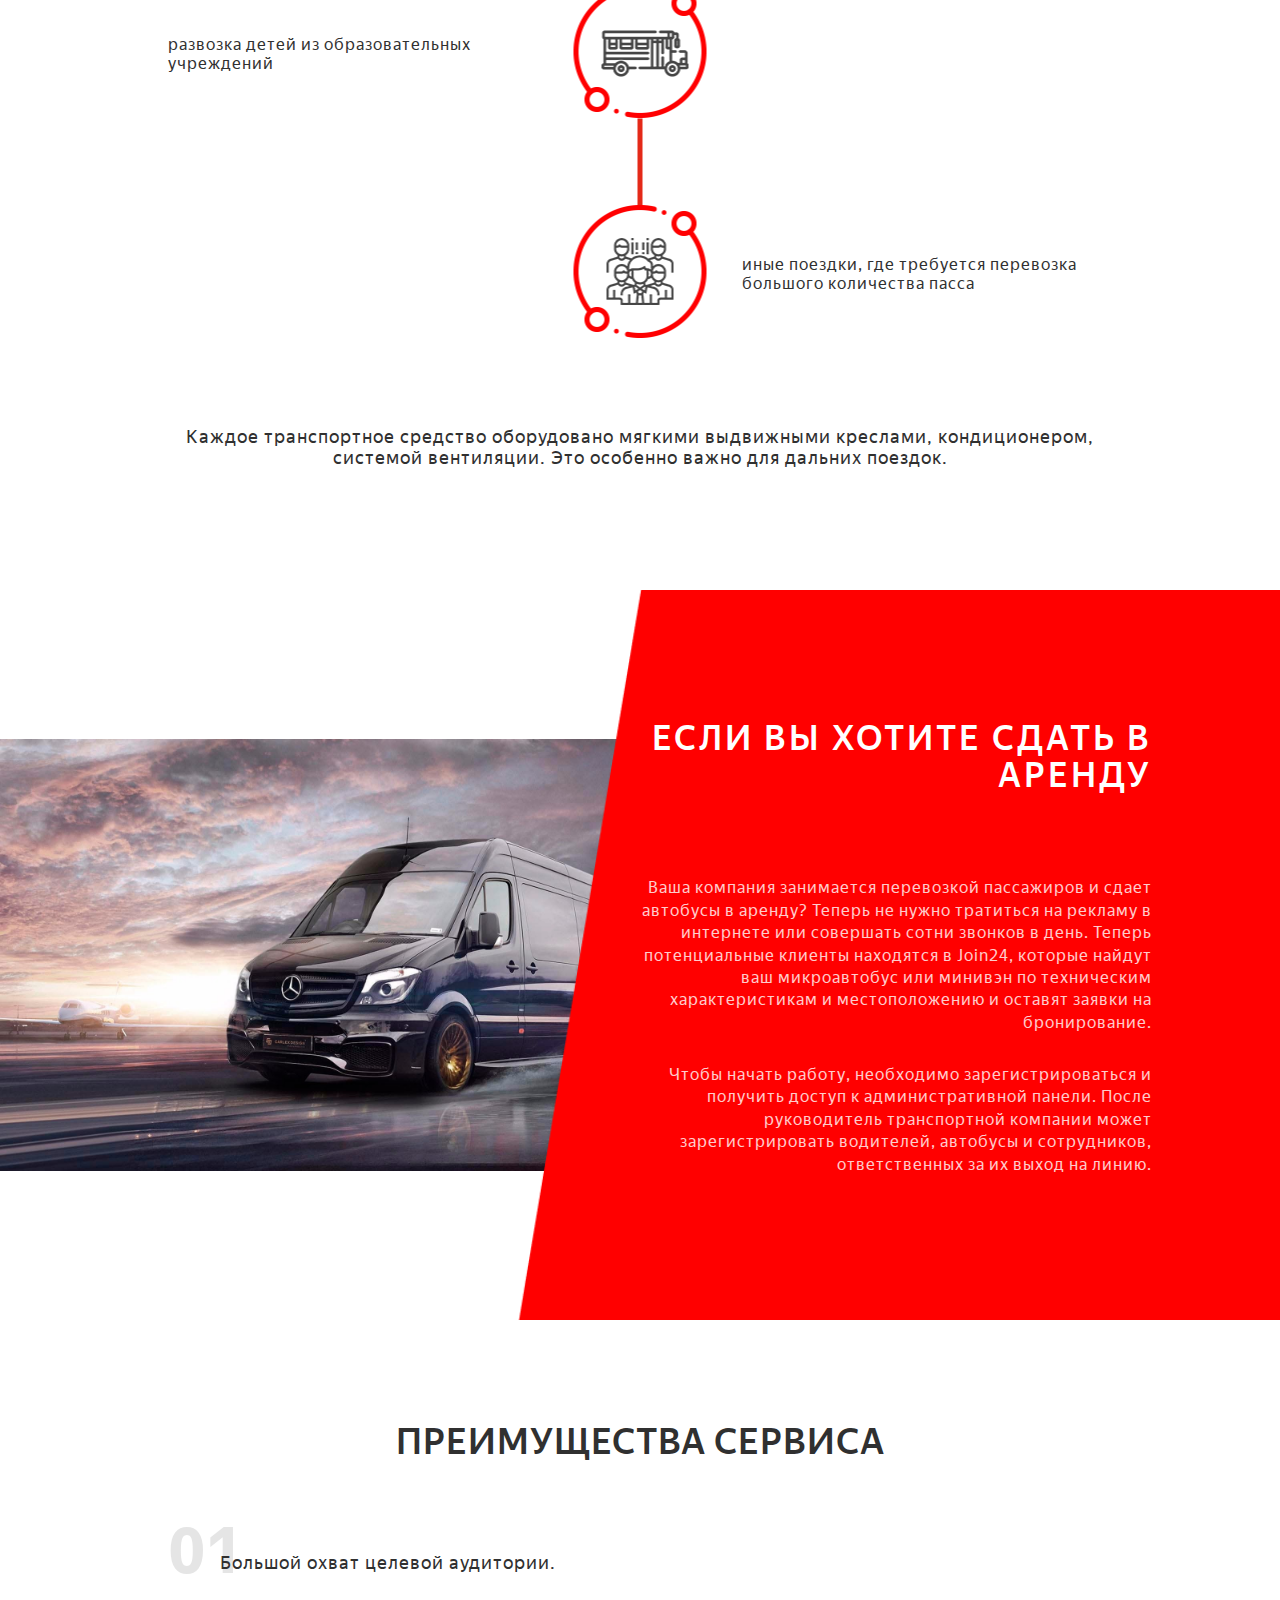
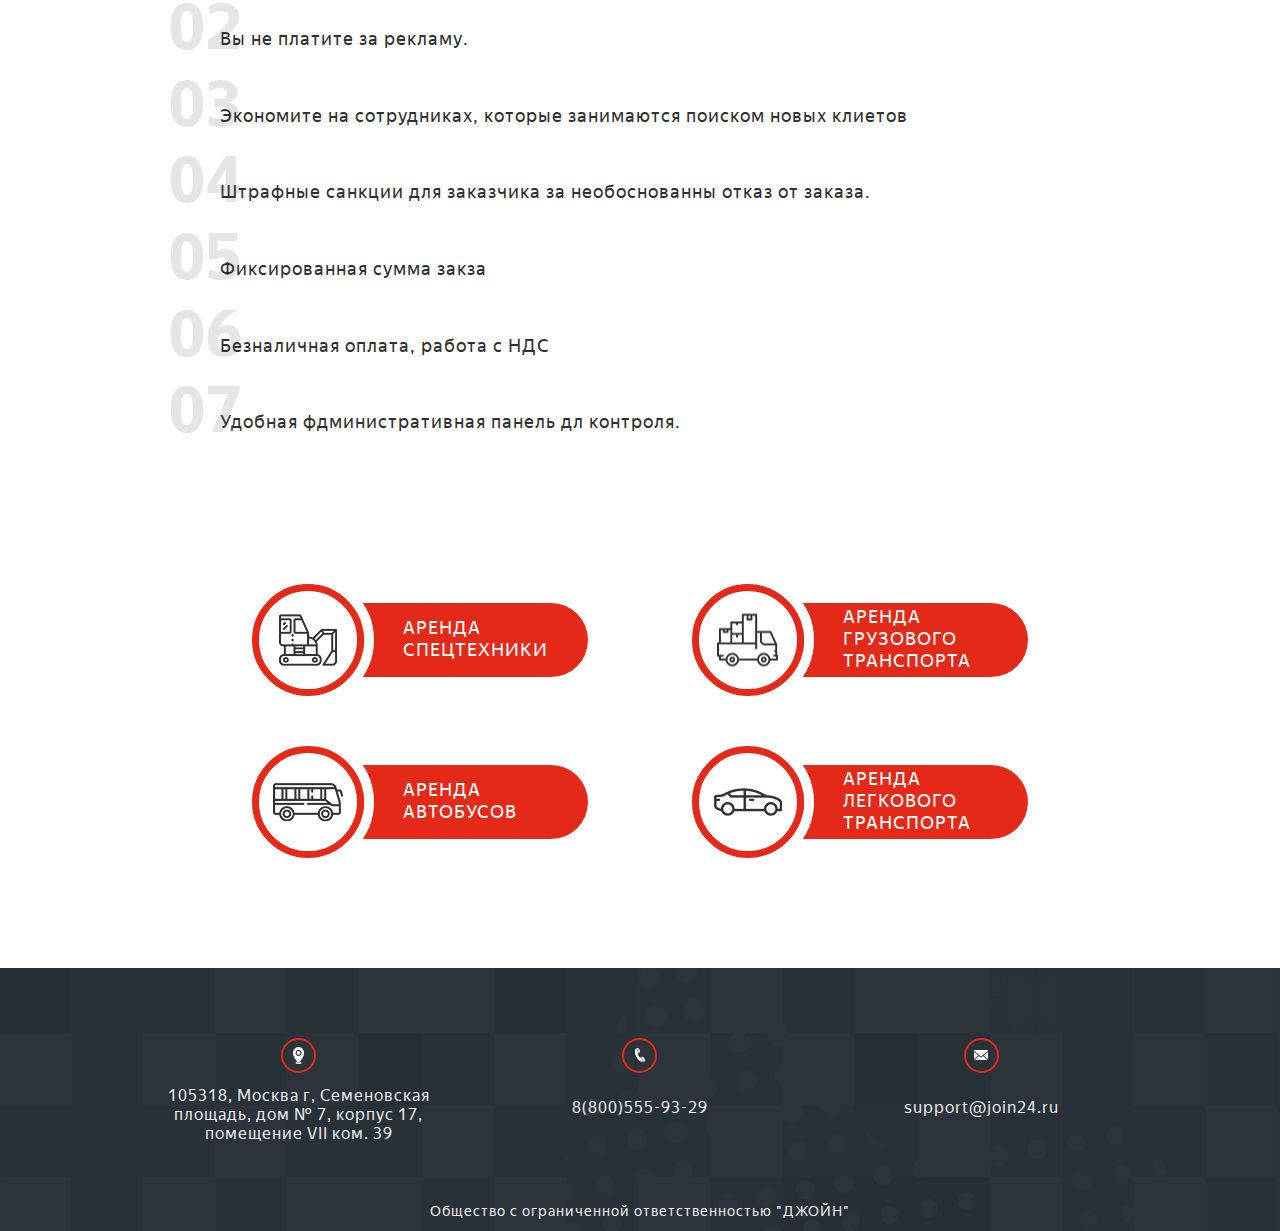
<file: bus/index.html>
<!DOCTYPE html>
<html lang="en">
<head>
	<meta charset="UTF-8">
	<title>Join-закажи любую автотехнику</title>
	<meta http-equiv="X-UA-Compatible" content="IE=edge">
	<meta name="viewport" content="width=device-width, initial-scale=1">
	
	<link rel="shortcut icon" href="favicon.ico">
	
	<link rel="stylesheet" href="css/styles.min.css">
		
	<meta name="description" content="">
</head>
<body>

	<section class="header">
	    <nav class="nav">
	        <div class="wrapper wrapper--nav">
	            <a href="../index.html" class="nav__logo-wrap">
	                <img src="./img/logo2.png" alt="Join" class="nav__logo"/>
	            </a>
	            <div class="nav__links">
	                    <a href="#sevices" class="nav__link">
	                        Услуги
	                    </a>
	                    <a href="#customer" class="nav__link">
	                        Заказчикам
	                    </a>
	                    <a href="#carrier" class="nav__link">
	                        Перевозчикам
	                    </a>
	                    <a target="_blank" href="../index.html#documents" class="nav__link">
	                        Документы
	                    </a>
	                    <a href="#footer" class="nav__link">
	                        Контакты
	                    </a>
	                    <div class="nav__reg" id="registration-btn">
	                        <span class="nav__link nav__link--reg">
	                                Регистрация
	                        </span>
	                    </div>
	            </div>
	            <div class="burger">
	                <div class="burger__line"></div>
	                <div class="burger__line"></div>
	                <div class="burger__line"></div>   
	            </div>
	            <div class="burger-wrap">
	                <ul class="burger-wrap__links">
	                    <li><a class="nav__link" href="#sevices">Услуги</a></li>
	                    <li><a class="nav__link" href="#customer">Заказчикам</a></li>
	                    <li><a class="nav__link" href="#carrier">Перевозчикам</a></li>
	                    <li><a class="nav__link" target="_blank" href="../index.html#documents">Документы</a></li>
	                    <li><a class="nav__link" href="#footer">Контакты</a></li>
	                    <li style="margin-top: 20px;"><span class="nav__sublinks burger-wrap__submenu" >Регистрация</span>
	                        <ul class="burger-wrap__submenu-links">
	                            <li><a class="nav__link showDoc1" >Я заказчик</a></li>
	                            <li><a class="nav__link showDoc2" >Я перевозчик</a></li>
	                            <li><a class="nav__link showDoc3" >Я физ лицо</a></li>
	                        </ul>
	                </ul>
	            </div>
	            
	        </div>    
	    </nav>
	    <div class="header__content">
	    <div class="header__img-wrap">
	        <img class="header__img" src="./img/bus-bg.png" alt="bus">
	    </div>
	    </div>
	    <div class="nav__popup" id="submenu">
	        <div class="nav__popup-menu">
	            <div class="popup1__close btn-close" id="btn-close">×</div>
	            <h5 class="nav__popup-title">Регистрация</h5>
	            <div class="nav__popup-links">
	                <div class="nav__popup-link showDoc1">Я заказчик</div>
	                <div class="nav__popup-link showDoc2">Я перевозчик</div>
	                <div class="nav__popup-link showDoc3">Я физ лицо</div>
	            </div>    
	        </div>
	        <div class="popup1" id="popup1">
	            <form action="POST" id="customer-mail-form" class="popup1__form">
	                <div class="popup1__close btn-close" id="btn-close">×</div>
	                <h2 class="popup1__title">Регистрационная карта пассажирской компании</h2>
	                <div class="popup1__form-group popup1__form-group--input">
	                    <label>ИНН:</label>
	                    <input type="number" class="popup1__form-control" minlength="10" maxlength="10" name="inn" id="inn" required pattern="[0-9]">
	                </div>
	                <div class="popup1__form-group popup1__form-group--input">
	                    <label>КПП:</label>
	                    <input type="number" class="popup1__form-control" maxlength="9" name="kpp" id="kpp" required pattern="[0-9]">
	                </div>
	                <div class="popup1__form-group popup1__form-group--input">
	                    <label>БИК:</label>
	                    <input type="number" class="popup1__form-control" maxlength="9" name="bik" id="bik" required pattern="[0-9]">
	                </div>
	                <div class="popup1__form-group popup1__form-group--input">
	                    <label>Р/С:</label>
	                    <input type="number" class="popup1__form-control" maxlength="20" name="rs" id="rs" required pattern="[0-9]">
	                </div>
	                <div class="popup1__form-group popup1__form-group--input">
	                    <label>Телефон (без +7):</label>
	                    <input type="number" class="popup1__form-control" maxlength="10" name="phone" id="phone" required pattern="[0-9]">
	                </div>
	                <div class="popup1__form-group popup1__form-group--input">
	                    <label>Email бухгалтерии:</label>
	                    <input type="email" class="popup1__form-control" maxlength="32" name="emailBuhg" id="emailBuhg" required>
	                </div>
	                <div class="popup1__form-group">
	                    <input type="checkbox" name="termbox" id="customer_termsId" required>
	                    <label for="customer_termsId">Я принимаю <a target="_blank" href="http://join24.ru/documents/Пользовательское%20соглашение%20для%20использования%20сервиса%20JOIN24.pdf">пользовательское соглашение</a></label>
	                </div>
	                <div class="popup1__form-group">
	                    <input type="checkbox" name="termbox" id="customer_policyId" required>
	                    <label for="customer_policyId">Я принимаю <a target="_blank" href="http://join24.ru/documents/Политика%20конфиденциальности%20join24.pdf">политику конфиденциальности</a></label>
	                </div>
	                <div class="popup1__form-group">
	                    <input type="checkbox" name="termbox" id="customer_licenseId" required>
	                    <label for="customer_licenseId">Я согласен с <a target="_blank" href="http://join24.ru/documents/Лицензионное%20соглашение%20на%20использование%20программы.pdf">лицензионным соглашением</a></label>
	                </div>
	                <div class="popup1__form-group">
	                    <input type="checkbox" name="termbox" id="customer_charteringId" required>
	                    <label for="customer_charteringId">Я принимаю условия <a target="_blank" href="http://site/documents/Договора%20фрахтования%20транспортного%20средства%20для%20перевозки%20грузов.pdf">договора фрахтования</a></label>
	                </div>
	                <input type="text" class="popup1__form-control" value="rider" name="regCardType" id="regCardType" style="display: none;">
	                <button type="submit" id="customer_submit" class="btn btn-default">Отправить</button>
	            </form>
	        </div>
	        <div class="popup1" id="popup2">
	            <form action="POST" id="carrier-mail-form" class="popup1__form">
	                <div class="popup1__close btn-close" id="btn-close">×</div>
	                <h2 class="popup1__title">Регистрационная карта транспортной компании</h2>
	                <div class="popup1__form-group popup1__form-group--input">
	                    <label>ИНН:</label>
	                    <input type="number" class="popup1__form-control" minlength="10" maxlength="10" name="inn" id="inn" required pattern="[0-9]">
	                </div>
	                <div class="popup1__form-group popup1__form-group--input">
	                    <label>КПП:</label>
	                    <input type="number" class="popup1__form-control" maxlength="9" name="kpp" id="kpp" required pattern="[0-9]">
	                </div>
	                <div class="popup1__form-group popup1__form-group--input">
	                    <label>БИК:</label>
	                    <input type="number" class="popup1__form-control" maxlength="9" name="bik" id="bik" required pattern="[0-9]">
	                </div>
	                <div class="popup1__form-group popup1__form-group--input">
	                    <label>Р/С:</label>
	                    <input type="number" class="popup1__form-control" maxlength="20" name="rs" id="rs" required pattern="[0-9]">
	                </div>
	                <div class="popup1__form-group popup1__form-group--input">
	                    <label>Телефон (без +7):</label>
	                    <input type="number" class="popup1__form-control" maxlength="10" name="phone" id="phone" required pattern="[0-9]">
	                </div>
	                <div class="popup1__form-group popup1__form-group--input">
	                    <label>Email бухгалтерии:</label>
	                    <input type="email" class="popup1__form-control" maxlength="32" name="emailBuhg" id="emailBuhg" required>
	                </div>
	                <div class="popup1__form-group">
	                    <input type="checkbox" name="termbox" id="customer_termsId" required>
	                    <label for="customer_termsId">Я принимаю <a target="_blank" href="http://join24.ru/documents/Пользовательское%20соглашение%20для%20использования%20сервиса%20JOIN24.pdf">пользовательское соглашение</a></label>
	                </div>
	                <div class="popup1__form-group">
	                    <input type="checkbox" name="termbox" id="customer_policyId" required>
	                    <label for="customer_policyId">Я принимаю <a target="_blank" href="http://join24.ru/documents/Политика%20конфиденциальности%20join24.pdf">политику конфиденциальности</a></label>
	                </div>
	                <div class="popup1__form-group">
	                    <input type="checkbox" name="termbox" id="customer_licenseId" required>
	                    <label for="customer_licenseId">Я согласен с <a target="_blank" href="http://join24.ru/documents/Лицензионное%20соглашение%20на%20использование%20программы.pdf">лицензионным соглашением</a></label>
	                </div>
	                <div class="popup1__form-group">
	                    <input type="checkbox" name="termbox" id="customer_charteringId" required>
	                    <label for="customer_charteringId">Я принимаю условия <a target="_blank" href="http://site/documents/Договора%20фрахтования%20транспортного%20средства%20для%20перевозки%20грузов.pdf">договора фрахтования</a></label>
	                </div>
	                <input type="text" class="popup1__form-control" value="rider" name="regCardType" id="regCardType" style="display: none;">
	                <button type="submit" id="customer_submit" class="btn btn-default">Отправить</button>
	            </form>
	        </div>
	        <div class="popup1" id="popup3">
	            <div action="POST" class="popup1__form">
	                <div class="popup1__close btn-close" id="btn-close">×</div>
	                <h2 class="popup1__title">Скачайте одно из наших приложений</h2>
	                <div class="apps__wrap-app">
	                    <a href="https://play.google.com/store">
	                        <img src="./img/appStore.png" alt="appstore" class="apps__app">
	                    </a>
	                    <a href="https://www.apple.com/itunes/">
	                        <img src="./img/googlePlay.png" alt="googleplay" class="apps__app">
	                    </a>
	                </div>
	            </div>
	        </div>
	        
	    </div>
	</section>

	<!-- контент страницы -->
	<section class="about" id="sevices">
	    <div class="wrapper">
	        <p class="about__discription">Взгляните на автобусные перевозки по-новому с сервисом Join 24. Больше не нужно просматривать десятки сайтов, чтобы найти выгодный вариант аренды автобуса на свадьбу или для экскурсии. Все, что нужно, теперь есть в вашем мобильном телефоне. С помощью нескольких кликов вы сможете забронировать нужную модель, определить дату и время подачи.</p>
	        <div class="about__wrap-app">
	            <a href="#">
	                <img src="./img/appStore.png" alt="appstore" class="about__app">
	            </a>
	            <a href="#">
	                <img src="./img/googlePlay.png" alt="googleplay" class="about__app">
	            </a>
	        </div>
	        <h2 class="about__title" id="customer">Если вы хотите взять в аренду</h2>
	        <p class="about__text">Благодаря сервису вы сможете арендовать микроавтобус, автобус или минивэн с почасовой или оплатой за маршрут. Требуется опытный водитель, который уверенно чувствует себя на дороге? Скачивайте и регистрируйтесь в приложении Join 24 и выбирайте среди множества предложений на карте Москвы. Физическим лицам достаточно скачать на мобильный телефон и пополнить баланс, а компании – заказчику нужно сначала получить доступ к административной панели, откуда руководитель регистрирует сотрудников и выдает им доступ в мобильное приложение.</p>
	    </div>
	</section>
	<section class="advantage">
	    <div class="wrapper">
	        <h2 class="advantage__title">Преимущества сервиса Join 24</h2>
	            <div class="advantage__content">
	                <div class="advantage__wrap-img">
	                    <img src="./img/online-shop.png" alt="computer" class="advantage__img">
	                    <span class="advantage__number">01</span>
	                </div>
	                <div class="advantage__content-item">
	                    <h3 class="advantage__subtitle">Управляйте через интернет</h3>
	                    <ul class="advantage__lists">
	                        <li class="advantage__list">
	                            <p class="advantage__list-text"> Каждый день в приложении регистрируются множество физических лиц, представителей компаний и перевозчиков, готовых предложить свои услуги. Свободные автобусы в аренду всегда есть в наличии.</p>
	                        </li>
	                        <li class="advantage__list">
	                            <p class="advantage__list-text">Все действия можно совершить из любой точки мира – нужен только доступ к сети в интернет. Зарегистрироваться и получить доступ в административную панель, пополнять и контролировать баланс, проверять фактический маршрут, контролировать водителей.</p>
	                        </li>
	                        <li class="advantage__list">
	                            <p class="advantage__list-text">Все выгодные предложения теперь в одном месте. Все, что теперь нужно – это выбрать модель микроавтобуса, автобуса или минивэна по количеству пассажиров и вместимости багажа.</p>
	                        </li>
	                        <li class="advantage__list">
	                            <p class="advantage__list-text">Известно, что бухгалтерия учитывает расход ГСМ, который зависит от протяженности маршрута. Теперь руководитель предприятия сможет проверить все представленные водителями чеки.
	                            </p>
	                        </li>
	                    </ul>
	                    <p class="advantage__text">
	                        Управляйте автобусными перевозками через интернет, делегируя Join 24 всю рутинную работу. Бронируйте онлайн, оставляя время на иные задачи.
	                    </p>
	                </div>
	            </div>
	            <div class="advantage__content">
	                <div class="advantage__wrap-img">
	                    <img src="./img/shield.png" alt="" class="advantage__img">
	                    <span class="advantage__number">02</span>
	                </div>
	                <div class="advantage__content-item">
	             
	                    <h3 class="advantage__subtitle">Надежность и безопасность</h3>
	                    <ul class="advantage__lists">
	                        <li class="advantage__list">
	                            <p class="advantage__list-text"> Каждый автобус, микроавтобус и минивэн имеют все необходимые документы, своевременно проходят технический осмотр.</p>
	                        </li>
	                        <li class="advantage__list">
	                            <p class="advantage__list-text">Каждое транспортное средство (ТС) оборудовано тахографами и другим навигационным оборудованием.</p>
	                        </li>
	                        <li class="advantage__list">
	                            <p class="advantage__list-text">Разработка маршрута  и услуги водителя входит в стоимость.</p>
	                        </li>
	                        <li class="advantage__list">
	                            <p class="advantage__list-text">Тщательная уборка салона и внешнего кузова до и после поездки.
	                            </p>
	                        </li>
	                    </ul>
	                    <p class="advantage__text">
	                        С помощью агрегатора Join 24 даже самый взыскательный клиент сможет удовлетворить свои пожелания. Вы можете быть абсолютно уверены, что взяли в аренду надежное и безопасное транспортное средство.
	                    </p>
	                </div>
	            </div>
	    </div>
	</section>
	<section class="target">
	    <div class="wrapper">
	        <h2 class="target__title">С какой целью чаще всего заказывают в аренду</h2>
	        <span class="target__subtitle">Автобусы, микроавтобусы и минивэны можно использовать с любой целью:</span>
	        <div class="target__items">
	            <div class="target__item">
	                <div class="target__item-wrap">
	                    <div class="target__img-wrap">
	                        <img src="./img/electric-bus.png" alt="bus" class="target__img">
	                    </div>
	                    <span class="target__description">трансферты в аэропорты и вокзалы Москвы</span>
	                </div>
	            </div>
	            <div class="target__item">
	                <div class="target__item-wrap">
	                    <div class="target__img-wrap">
	                        <img src="./img/bus2.png" alt="bus" class="target__img">
	                    </div>
	                    <span class="target__description">экскурсионные,  туристические и свадебные поездки</span>
	                </div>
	            </div>
	            <div class="target__item">
	                <div class="target__item-wrap">
	                    <div class="target__img-wrap">
	                        <img src="./img/electric-bus1.png" alt="bus" class="target__img">
	                    </div>
	                    <span class="target__description">корпоративная развозка сотрудников предприятий</span>
	                </div>
	            </div>
	            <div class="target__item">
	                <div class="target__item-wrap">
	                    <div class="target__img-wrap">
	                        <img src="./img/school-bus.png" alt="bus" class="target__img">
	                    </div>
	                    <span class="target__description">развозка детей из образовательных учреждений</span>
	                </div>
	            </div>
	            <div class="target__item">
	                <div class="target__item-wrap">
	                    <div class="target__img-wrap">
	                        <img src="./img/team.png" alt="team" class="target__img">
	                    </div>
	                    <span class="target__description">иные поездки, где требуется перевозка большого количества пасса</span>
	                </div>
	            </div>
	        </div>
	        <p class="target__text">Каждое транспортное средство оборудовано мягкими выдвижными креслами, кондиционером, системой вентиляции. Это особенно важно для дальних поездок.</p>
	    </div>
	</section>
	<section class="rent" id="carrier">
	    <div class="wrapper">
	        <div class="rent__content">
	            <h2 class="rent__title">Если вы хотите сдать в аренду</h2>
	            <p class="rent__text">Ваша компания занимается перевозкой пассажиров и сдает автобусы в аренду? Теперь не нужно тратиться на рекламу в интернете или совершать сотни звонков в день. Теперь потенциальные клиенты находятся в Join24, которые найдут ваш микроавтобус или минивэн по техническим характеристикам и местоположению и оставят заявки на бронирование.
	            </p>
	            <p class="rent__text">Чтобы начать работу, необходимо зарегистрироваться и получить доступ к административной панели. После руководитель транспортной компании может зарегистрировать водителей, автобусы и сотрудников, ответственных за их выход на линию.</p>
	        </div>
	    </div>
	</section>
	<section class="service">
	    <div class="wrapper">
	        <h2 class="service__title">Преимущества сервиса</h2>
	        <div class="service__items">
	            <span class="service__item"><span class="service__number">01</span>Большой охват целевой аудитории.</span>
	           <span class="service__item"><span class="service__number">02</span>Вы не платите за рекламу.</span>
	            <span class="service__item"><span class="service__number">03</span>Экономите на сотрудниках, которые занимаются поиском новых клиетов</span>
	            <span class="service__item"><span class="service__number">04</span>Штрафные санкции для заказчика за необоснованны отказ от заказа.</span>
	            <span class="service__item"><span class="service__number">05</span>Фиксированная сумма закза</span>
	            <span class="service__item"><span class="service__number">06</span>Безналичная оплата, работа с НДС</span>
	            <span class="service__item"><span class="service__number">07</span>Удобная фдминистративная панель дл контроля.</span>
	        </div>
	    </div>
	</section>
	<section class="howWork" id="howItsWork">
	    <div class="wrapper">
	        <div class="howWork__items">
	            <a href="../special/index.html" class="howWork__item">
	                <div class="border">
	                    <div class="howWork__img-wrap">
	                        <img src="./img/tractor.png" alt="tractor" class="howWork__icon">
	                    </div>
	                </div>
	                <p class="howWork__icon-title">Аренда<br> спецтехники</p>
	            </a>
	            <a href="../cargo/index.html" class="howWork__item">
	                <div class="border">
	                    <div class="howWork__img-wrap">
	                        <img src="./img/car.png" alt="bus"      class="howWork__icon">
	                    </div>
	                </div>
	                <p class="howWork__icon-title">Аренда<br>грузового транспорта</p>
	            </a>
	            <a href="#" class="howWork__item">
	                <div class="border">
	                    <div class="howWork__img-wrap">
	                        <img src="./img/bus.png" alt="picup" class="howWork__icon">
	                    </div>
	                </div>    
	                <p class="howWork__icon-title">Аренда<br>  автобусов</p>
	            </a>
	            <a href="../car/index.html" class="howWork__item">
	                <div class="border">
	                    <div class="howWork__img-wrap">
	                        <img src="./img/car2.png" alt="car" class="howWork__icon">
	                    </div>
	                </div>    
	                <p class="howWork__icon-title">Аренда<br>  легкового транспорта</p>
	            </a>
	        </div>
	    </div>
	</section>
	<footer class="footer" id="footer">
	    <!-- <img class="footer__bg" src="./img/bg-footer.png">     -->
	    <div class="wrapper wrapper--footer">
	        <div class="footer__info">
	            <div class="footer__info-wrap">
	                <div class="footer__img-wrap">
	                    <img src="./img/location-icon.png" atl="location" class="footer__img">
	                </div>
	                <a class="footer__link" href="https://yandex.ua/maps/-/CCQtF8FT3D">105318, Москва г, Семеновская площадь,  дом № 7, корпус 17, помещение VII ком. 39</a>
	            </div>
	            <div class="footer__info-wrap">
	                <div class="footer__img-wrap">
	                    <img src="./img/phone-icon.png" alt="telephone" class="footer__img">
	                </div>
	                <a class="footer__link footer__link--small" href="tel:8(800)5559329">8(800)555-93-29</a>
	            </div>
	            <div class="footer__info-wrap">
	                <div class="footer__img-wrap">
	                    <img src="./img/email-icon.png" atl="email" class="footer__img">
	                </div>
	                <a class="footer__link footer__link--small" href="mailto:support@join24.ru">support@join24.ru</a>
	            </div>
	        </div>
	        <p class="footer__title">Общество с ограниченной ответственностью "ДЖОЙН"</p>
	    </div>
	</footer>
	<!-- скрипты -->
	<script src="js/main.min.js"></script>
</body>
</html>
</file>
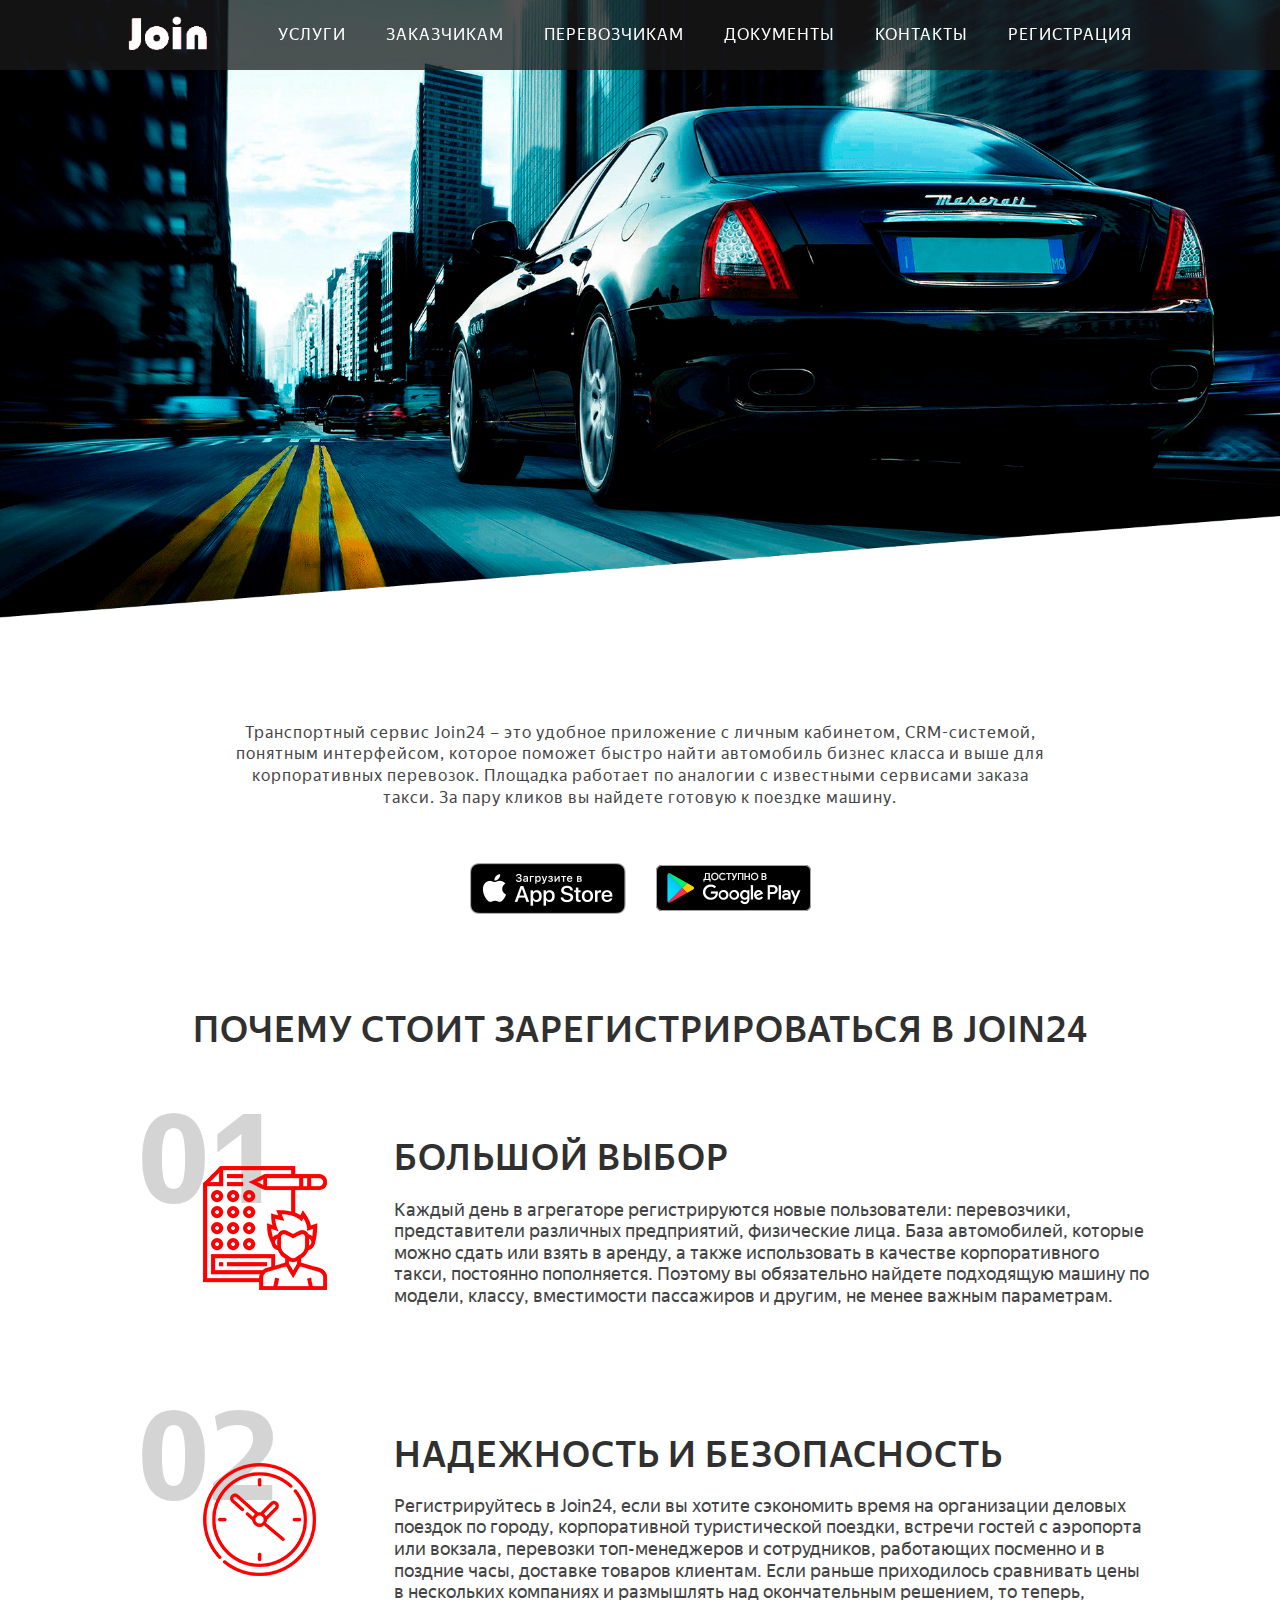
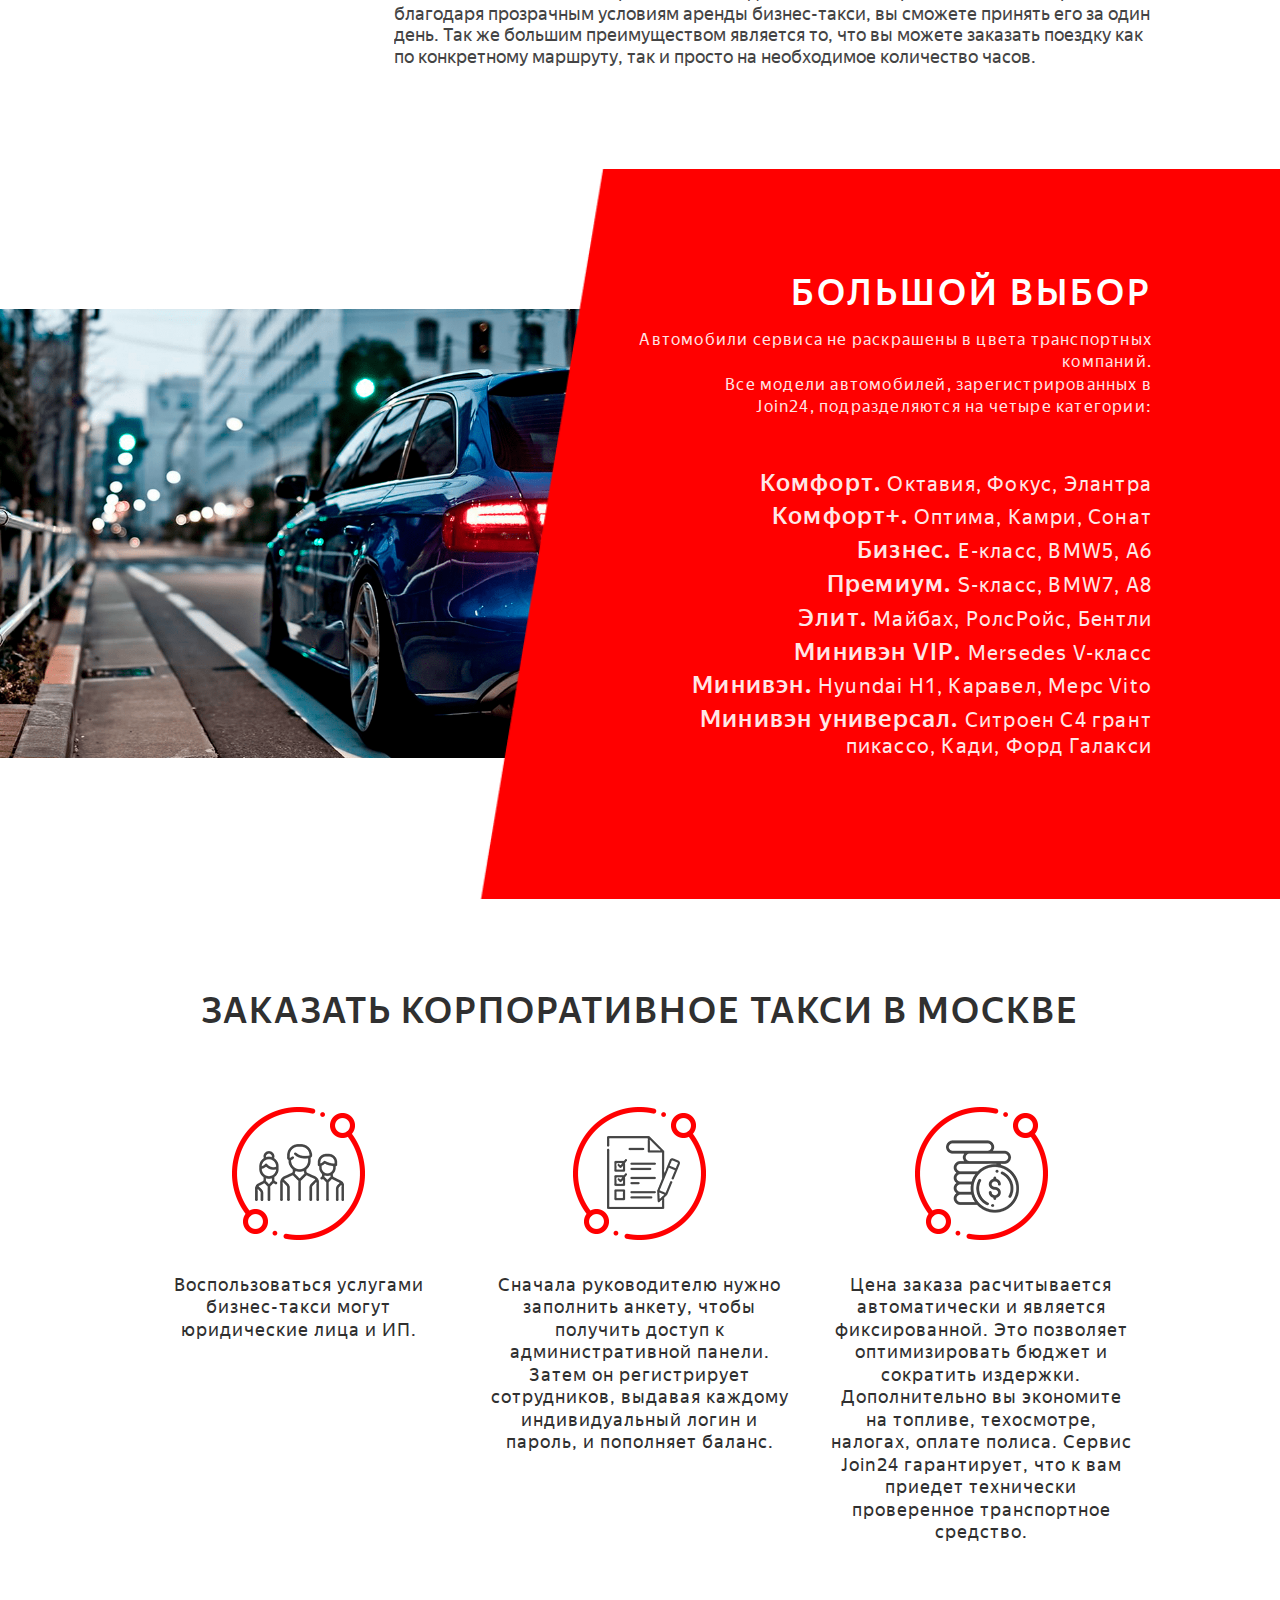
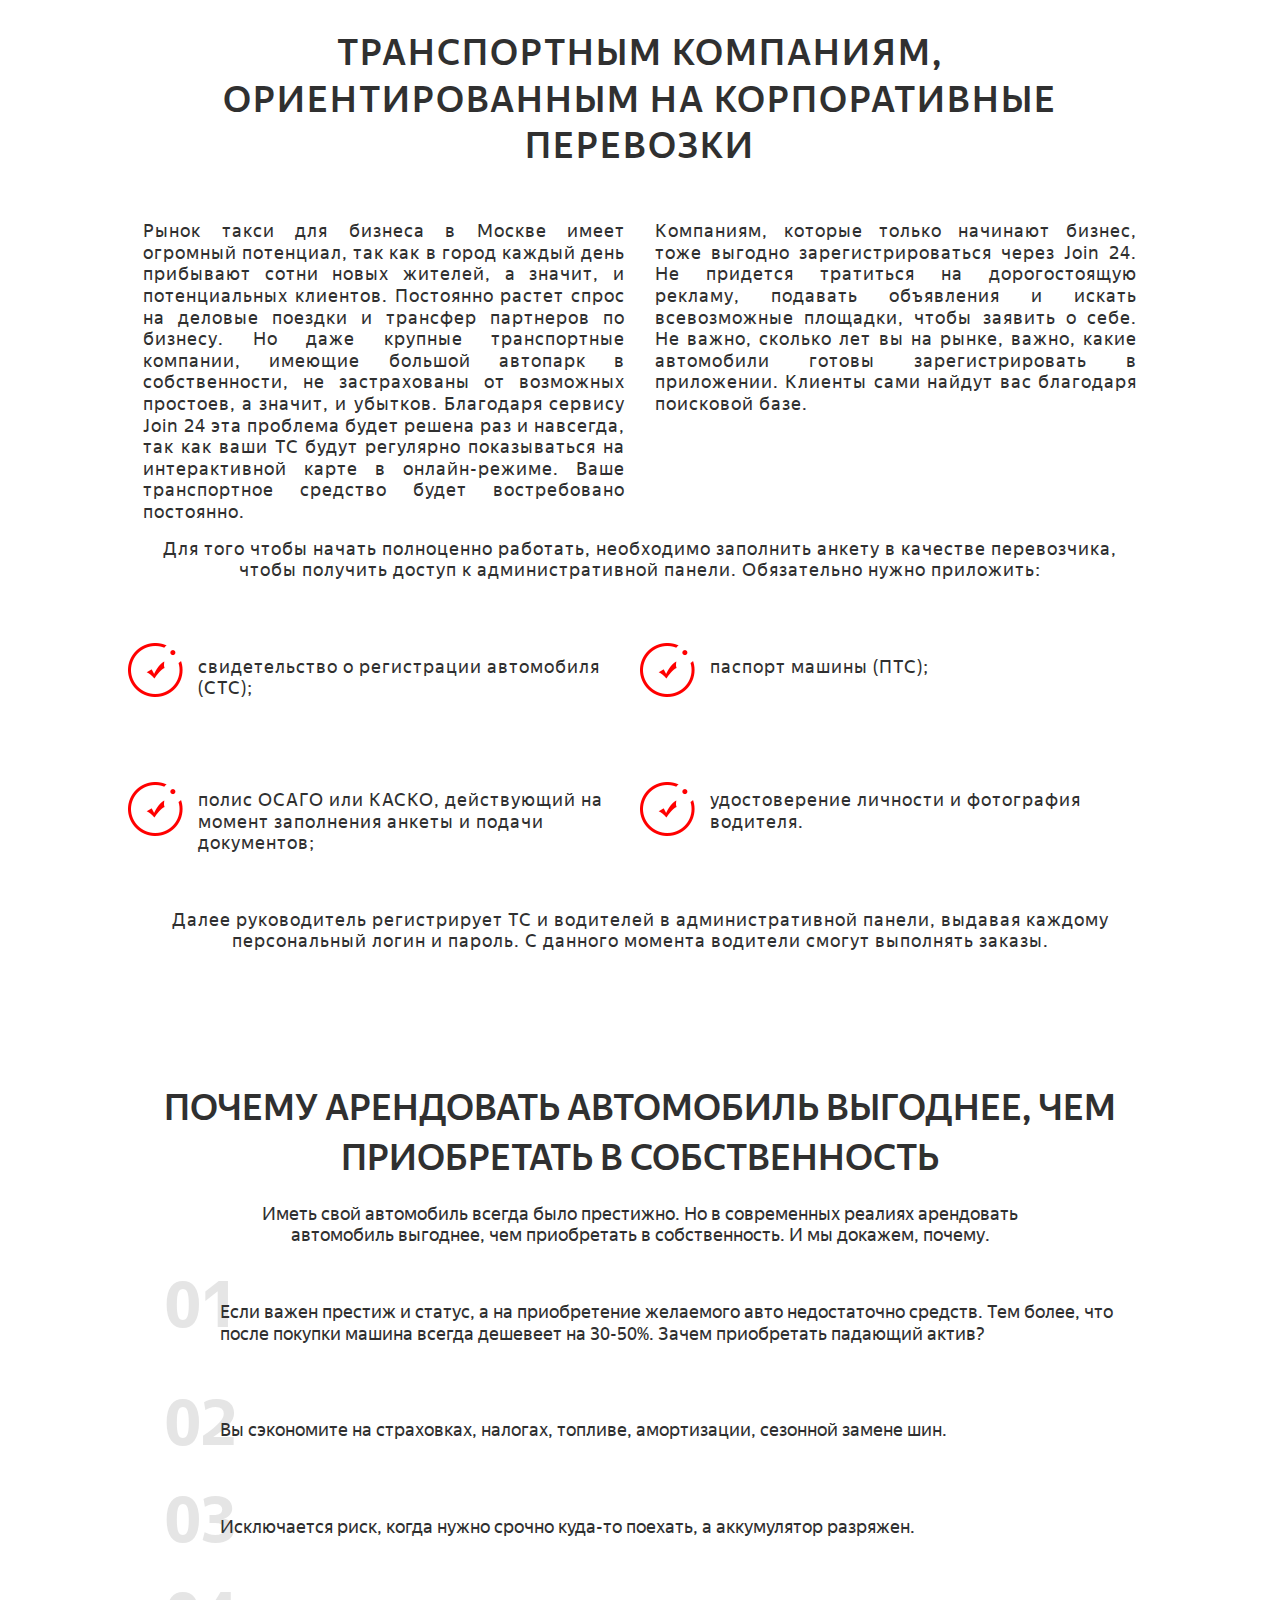
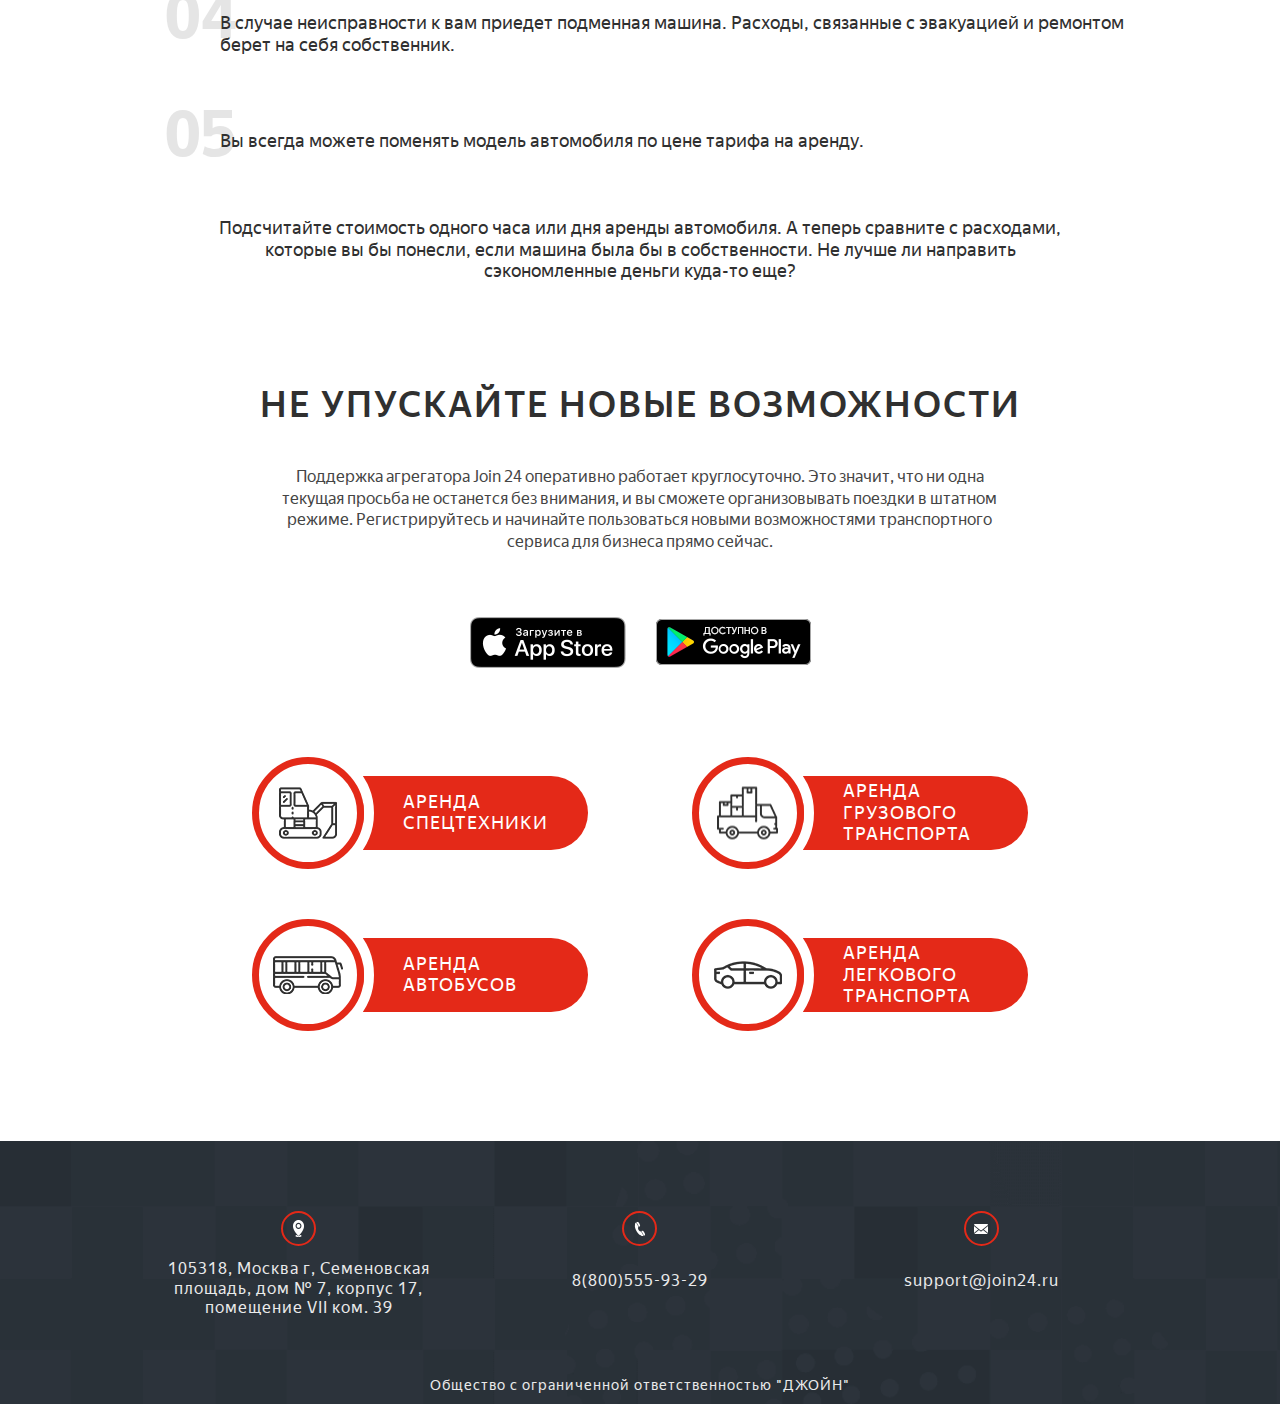
<file: car/index.html>
<!DOCTYPE html>
<html lang="en">
<head>
	<meta charset="UTF-8">
	<title>Join-закажи любую автотехнику</title>
	<meta http-equiv="X-UA-Compatible" content="IE=edge">
	<meta name="viewport" content="width=device-width, initial-scale=1">
	
	<link rel="shortcut icon" href="favicon.ico">
	
	<link rel="stylesheet" href="css/styles.min.css">
		
	<meta name="description" content="">
</head>
<body>

	<section class="header">
	    <nav class="nav">
	        <div class="wrapper wrapper--nav">
	            <a href="../index.html" class="nav__logo-wrap">
	                <img src="./img/logo2.png" alt="Join" class="nav__logo"/>
	            </a>
	            <div class="nav__links">
	                    <a href="#sevices" class="nav__link">
	                        Услуги
	                    </a>
	                    <a href="#customer" class="nav__link">
	                        Заказчикам
	                    </a>
	                    <a href="#carrier" class="nav__link">
	                        Перевозчикам
	                    </a>
	                    <a target="_blank" href="../index.html#documents" class="nav__link">
	                        Документы
	                    </a>
	                    <a href="#footer" class="nav__link">
	                        Контакты
	                    </a>
	                    <div class="nav__reg" id="registration-btn">
	                        <span class="nav__link nav__link--reg">
	                                Регистрация
	                        </span>
	                    </div>
	            </div>
	            <div class="burger">
	                <div class="burger__line"></div>
	                <div class="burger__line"></div>
	                <div class="burger__line"></div>   
	            </div>
	            <div class="burger-wrap">
	                <ul class="burger-wrap__links">
	                    <li><a class="nav__link" href="#sevices">Услуги</a></li>
	                    <li><a class="nav__link" href="#customer">Заказчикам</a></li>
	                    <li><a class="nav__link" href="#carrier">Перевозчикам</a></li>
	                    <li><a class="nav__link" target="_blank" href="../index.html#documents">Документы</a></li>
	                    <li><a class="nav__link" href="#footer">Контакты</a></li>
	                    <li style="margin-top: 20px;"><span class="nav__sublinks burger-wrap__submenu" >Регистрация</span>
	                        <ul class="burger-wrap__submenu-links">
	                            <li><a class="nav__link showDoc1" >Я заказчик</a></li>
	                            <li><a class="nav__link showDoc2" >Я перевозчик</a></li>
	                            <li><a class="nav__link showDoc3" >Я физ лицо</a></li>
	                        </ul>
	                </ul>
	            </div>
	            
	        </div>    
	    </nav>
	    <div class="header__content">
	    <div class="header__img-wrap">
	        <img class="header__img" src="./img/bg_header.png" alt="maseratti"/>
	    </div>
	    </div>
	    <div class="nav__popup" id="submenu">
	    <div class="nav__popup-menu">
	        <div class="popup1__close btn-close" id="btn-close">×</div>
	        <h5 class="nav__popup-title">Регистрация</h5>
	        <div class="nav__popup-links">
	            <div class="nav__popup-link showDoc1">Я заказчик</div>
	            <div class="nav__popup-link showDoc2">Я перевозчик</div>
	            <div class="nav__popup-link showDoc3">Я физ лицо</div>
	        </div>    
	    </div>
	    <div class="popup1" id="popup1">
	        <form action="POST" id="customer-mail-form" class="popup1__form">
	            <div class="popup1__close btn-close" id="btn-close">×</div>
	            <h2 class="popup1__title">Регистрационная карта пассажирской компании</h2>
	            <div class="popup1__form-group popup1__form-group--input">
	                <label>ИНН:</label>
	                <input type="number" class="popup1__form-control" minlength="10" maxlength="10" name="inn" id="inn" required pattern="[0-9]">
	            </div>
	            <div class="popup1__form-group popup1__form-group--input">
	                <label>КПП:</label>
	                <input type="number" class="popup1__form-control" maxlength="9" name="kpp" id="kpp" required pattern="[0-9]">
	            </div>
	            <div class="popup1__form-group popup1__form-group--input">
	                <label>БИК:</label>
	                <input type="number" class="popup1__form-control" maxlength="9" name="bik" id="bik" required pattern="[0-9]">
	            </div>
	            <div class="popup1__form-group popup1__form-group--input">
	                <label>Р/С:</label>
	                <input type="number" class="popup1__form-control" maxlength="20" name="rs" id="rs" required pattern="[0-9]">
	            </div>
	            <div class="popup1__form-group popup1__form-group--input">
	                <label>Телефон (без +7):</label>
	                <input type="number" class="popup1__form-control" maxlength="10" name="phone" id="phone" required pattern="[0-9]">
	            </div>
	            <div class="popup1__form-group popup1__form-group--input">
	                <label>Email бухгалтерии:</label>
	                <input type="email" class="popup1__form-control" maxlength="32" name="emailBuhg" id="emailBuhg" required>
	            </div>
	            <div class="popup1__form-group">
	                <input type="checkbox" name="termbox" id="customer_termsId" required>
	                <label for="customer_termsId">Я принимаю <a target="_blank" href="http://join24.ru/documents/Пользовательское%20соглашение%20для%20использования%20сервиса%20JOIN24.pdf">пользовательское соглашение</a></label>
	            </div>
	            <div class="popup1__form-group">
	                <input type="checkbox" name="termbox" id="customer_policyId" required>
	                <label for="customer_policyId">Я принимаю <a target="_blank" href="http://join24.ru/documents/Политика%20конфиденциальности%20join24.pdf">политику конфиденциальности</a></label>
	            </div>
	            <div class="popup1__form-group">
	                <input type="checkbox" name="termbox" id="customer_licenseId" required>
	                <label for="customer_licenseId">Я согласен с <a target="_blank" href="http://join24.ru/documents/Лицензионное%20соглашение%20на%20использование%20программы.pdf">лицензионным соглашением</a></label>
	            </div>
	            <div class="popup1__form-group">
	                <input type="checkbox" name="termbox" id="customer_charteringId" required>
	                <label for="customer_charteringId">Я принимаю условия <a target="_blank" href="http://site/documents/Договора%20фрахтования%20транспортного%20средства%20для%20перевозки%20грузов.pdf">договора фрахтования</a></label>
	            </div>
	            <input type="text" class="popup1__form-control" value="rider" name="regCardType" id="regCardType" style="display: none;">
	            <button type="submit" id="customer_submit" class="btn btn-default">Отправить</button>
	        </form>
	    </div>
	    <div class="popup1" id="popup2">
	        <form action="POST" id="carrier-mail-form" class="popup1__form">
	            <div class="popup1__close btn-close" id="btn-close">×</div>
	            <h2 class="popup1__title">Регистрационная карта транспортной компании</h2>
	            <div class="popup1__form-group popup1__form-group--input">
	                <label>ИНН:</label>
	                <input type="number" class="popup1__form-control" minlength="10" maxlength="10" name="inn" id="inn" required pattern="[0-9]">
	            </div>
	            <div class="popup1__form-group popup1__form-group--input">
	                <label>КПП:</label>
	                <input type="number" class="popup1__form-control" maxlength="9" name="kpp" id="kpp" required pattern="[0-9]">
	            </div>
	            <div class="popup1__form-group popup1__form-group--input">
	                <label>БИК:</label>
	                <input type="number" class="popup1__form-control" maxlength="9" name="bik" id="bik" required pattern="[0-9]">
	            </div>
	            <div class="popup1__form-group popup1__form-group--input">
	                <label>Р/С:</label>
	                <input type="number" class="popup1__form-control" maxlength="20" name="rs" id="rs" required pattern="[0-9]">
	            </div>
	            <div class="popup1__form-group popup1__form-group--input">
	                <label>Телефон (без +7):</label>
	                <input type="number" class="popup1__form-control" maxlength="10" name="phone" id="phone" required pattern="[0-9]">
	            </div>
	            <div class="popup1__form-group popup1__form-group--input">
	                <label>Email бухгалтерии:</label>
	                <input type="email" class="popup1__form-control" maxlength="32" name="emailBuhg" id="emailBuhg" required>
	            </div>
	            <div class="popup1__form-group">
	                <input type="checkbox" name="termbox" id="customer_termsId" required>
	                <label for="customer_termsId">Я принимаю <a target="_blank" href="http://join24.ru/documents/Пользовательское%20соглашение%20для%20использования%20сервиса%20JOIN24.pdf">пользовательское соглашение</a></label>
	            </div>
	            <div class="popup1__form-group">
	                <input type="checkbox" name="termbox" id="customer_policyId" required>
	                <label for="customer_policyId">Я принимаю <a target="_blank" href="http://join24.ru/documents/Политика%20конфиденциальности%20join24.pdf">политику конфиденциальности</a></label>
	            </div>
	            <div class="popup1__form-group">
	                <input type="checkbox" name="termbox" id="customer_licenseId" required>
	                <label for="customer_licenseId">Я согласен с <a target="_blank" href="http://join24.ru/documents/Лицензионное%20соглашение%20на%20использование%20программы.pdf">лицензионным соглашением</a></label>
	            </div>
	            <div class="popup1__form-group">
	                <input type="checkbox" name="termbox" id="customer_charteringId" required>
	                <label for="customer_charteringId">Я принимаю условия <a target="_blank" href="http://site/documents/Договора%20фрахтования%20транспортного%20средства%20для%20перевозки%20грузов.pdf">договора фрахтования</a></label>
	            </div>
	            <input type="text" class="popup1__form-control" value="rider" name="regCardType" id="regCardType" style="display: none;">
	            <button type="submit" id="customer_submit" class="btn btn-default">Отправить</button>
	        </form>
	    </div>
	    <div class="popup1" id="popup3">
	        <div action="POST" class="popup1__form">
	            <div class="popup1__close btn-close" id="btn-close">×</div>
	            <h2 class="popup1__title">Скачайте одно из наших приложений</h2>
	            <div class="apps__wrap-app">
	                <a href="https://play.google.com/store">
	                    <img src="./img/appStore.png" alt="appstore" class="apps__app">
	                </a>
	                <a href="https://www.apple.com/itunes/">
	                    <img src="./img/googlePlay.png" alt="googleplay" class="apps__app">
	                </a>
	            </div>
	        </div>
	    </div>
	    
	    </div>
	</section>

	<!-- контент страницы -->
	<section class="apps" id="sevices">
	    <div class="wrapper">
	        <p class="apps__discription">Транспортный сервис Join24 – это удобное приложение с личным кабинетом, CRM-системой, понятным интерфейсом, которое поможет быстро найти автомобиль бизнес класса и выше для корпоративных перевозок. Площадка работает по аналогии с известными сервисами заказа такси. За пару кликов вы найдете готовую к поездке машину.</p>
	        <div class="apps__wrap-app">
	            <a href="https://play.google.com/store">
	                <img src="./img/appStore.png" alt="appstore" class="apps__app">
	            </a>
	            <a href="https://www.apple.com/itunes/">
	                <img src="./img/googlePlay.png" alt="googleplay" class="apps__app">
	            </a>
	        </div>
	    </div>
	</section>
	<section class="advantage">
	    <div class="wrapper">
	        <h2 class="advantage__title">Почему стоит зарегистрироваться в Join24</h2>
	            <div class="advantage__content">
	                <div class="advantage__wrap-img">
	                    <img src="./img/quiz.png" alt="list-icon" class="advantage__img">
	                    <span class="advantage__number">01</span>
	                </div>
	                <div class="advantage__content-item">
	                    <h3 class="advantage__subtitle">Большой выбор</h3>
	                    <p class="advantage__text">
	                        Каждый день в агрегаторе регистрируются новые пользователи: перевозчики, представители различных предприятий, физические лица. База автомобилей, которые можно сдать или взять в аренду, а также использовать в качестве корпоративного такси, постоянно пополняется. Поэтому вы обязательно найдете подходящую машину по модели, классу, вместимости пассажиров и другим, не менее важным параметрам.
	                    </p>
	                </div>
	            </div>
	            <div class="advantage__content">
	                <div class="advantage__wrap-img">
	                    <img src="./img/clock.png" alt="clock" class="advantage__img">
	                    <span class="advantage__number">02</span>
	                </div>
	                <div class="advantage__content-item">
	                    <h3 class="advantage__subtitle">Надежность и безопасность</h3>
	                
	                    <p class="advantage__text">
	                        Регистрируйтесь в Join24, если вы хотите сэкономить время на организации деловых поездок по городу, корпоративной туристической поездки, встречи гостей с аэропорта или вокзала, перевозки топ-менеджеров и сотрудников, работающих посменно и в поздние часы, доставке товаров клиентам. Если раньше приходилось сравнивать цены в нескольких компаниях и размышлять над окончательным решением, то теперь, благодаря прозрачным условиям аренды бизнес-такси, вы сможете принять его за один день. Так же большим преимуществом является то, что вы можете заказать поездку как по конкретному маршруту, так и просто на необходимое количество часов. 
	                    </p>
	                </div>
	            </div>
	    </div>
	</section>
	<!-- //= partials/target.html -->
	<section class="rent" id="customer">
	    <div class="wrapper">
	        <div class="rent__content">
	            <h2 class="rent__title">Большой выбор</h2>
	            <p class="rent__text">Автомобили сервиса не раскрашены в цвета транспортных компаний.<br> <p class="rent__text rent__text--margin">Все модели автомобилей, зарегистрированных в Join24, подразделяются на четыре категории:</p>
	            </p>
	           <ul class="rent__list">
	               <li class="rent__item"><span class="rent__text-bold">Комфорт. </span>Октавия, Фокус, Элантра</li>
	               <li class="rent__item"><span class="rent__text-bold">Комфорт+. </span>Оптима, Камри, Сонат</li>
	               <li class="rent__item"><span class="rent__text-bold">Бизнес. </span>Е-класс, BMW5, А6</li>
	               <li class="rent__item"><span class="rent__text-bold">Премиум. </span>S-класс, BMW7, А8</li>
	               <li class="rent__item"><span class="rent__text-bold">Элит. </span>Майбах, РолсРойс, Бентли</li>
	               <li class="rent__item"><span class="rent__text-bold">Минивэн VIP. </span>Mersedes V-класс</li>
	               <li class="rent__item"><span class="rent__text-bold">Минивэн. </span>Hyundai H1, Каравел, Мерс Vito</li>
	               <li class="rent__item"><span class="rent__text-bold">Минивэн универсал. </span> Ситроен С4 грант пикассо, Кади, Форд Галакси</li>
	           </ul>
	        </div>
	    </div>
	</section>
	<section class="whyMe">
	    <div class="wrapper">
	        <h4 class="whyMe__title">Заказать корпоративное такси в Москве</h4>
	        <div class="whyMe__content">
	            <div class="whyMe__item">
	                <div class="whyMe__icon">
	                    <img class="whyMe__img" src="./img/group.png" alt="deal">
	                </div>
	                <p class="whyMe__text">Воспользоваться услугами бизнес-такси могут юридические лица и ИП.</p>
	            </div>
	            <div class="whyMe__item">
	                <div class="whyMe__icon">
	                    <img class="whyMe__img" src="./img/test.png" alt="deal">
	                </div>
	                <p class="whyMe__text">Сначала руководителю нужно заполнить анкету, чтобы получить доступ к административной панели. Затем он регистрирует сотрудников, выдавая каждому индивидуальный логин и пароль, и пополняет баланс.</p>
	            </div>
	            <div class="whyMe__item">
	                <div class="whyMe__icon">
	                    <img class="whyMe__img" src="./img/money.png" alt="deal">
	                </div>
	                <p class="whyMe__text">Цена заказа расчитывается автоматически и является фиксированной. Это позволяет оптимизировать бюджет и сократить издержки. Дополнительно вы экономите на топливе, техосмотре, налогах, оплате полиса. Сервис Join24 гарантирует, что к вам приедет технически проверенное транспортное средство.</p>
	            </div>
	        </div>
	    </div>
	</section>
	<section class="transportation" id="carrier">
	    <div class="wrapper">
	        <h3 class="transportation__title">Транспортным компаниям,<br> 
	            ориентированным на корпоративные перевозки</h3>
	        <div class="transportation__content">
	            <p class="transportation__content-text">Рынок такси для бизнеса в Москве имеет огромный потенциал, так как в город каждый день прибывают сотни новых жителей, а значит, и потенциальных клиентов. Постоянно растет спрос на деловые поездки и трансфер партнеров по бизнесу. Но даже крупные транспортные компании, имеющие большой автопарк в собственности, не застрахованы от возможных простоев, а значит, и убытков. Благодаря сервису Join 24 эта проблема будет решена раз и навсегда, так как ваши ТС будут регулярно показываться на интерактивной карте в онлайн-режиме. Ваше транспортное средство будет востребовано постоянно.</p>
	            <p class="transportation__content-text">Компаниям, которые только начинают бизнес, тоже выгодно зарегистрироваться через Join 24. Не придется тратиться на дорогостоящую рекламу, подавать объявления и искать всевозможные площадки, чтобы заявить о себе. Не важно, сколько лет вы на рынке, важно, какие автомобили готовы зарегистрировать в приложении. Клиенты сами найдут вас благодаря поисковой базе.</p>
	        </div>
	        <span class="transportation__subtext">Для того чтобы начать полноценно работать, необходимо заполнить анкету в качестве перевозчика, чтобы получить доступ к административной панели. Обязательно нужно приложить:</span>
	        <div class="transportation__needs">
	            <span class="transportation__item">свидетельство о регистрации автомобиля (СТС);</span>
	            <span class="transportation__item">паспорт машины (ПТС);</span>
	            <span class="transportation__item">полис ОСАГО или КАСКО, действующий на момент заполнения анкеты и подачи документов;</span>
	            <span class="transportation__item">удостоверение личности и фотография водителя.</span>
	        </div>
	        <span class="transportation__subtext">Далее руководитель регистрирует ТС и водителей в административной панели, выдавая каждому персональный логин и пароль. С данного момента водители смогут выполнять заказы.</span>
	    </div>
	</section>
	<section class="service">
	    <div class="wrapper">
	        <h2 class="service__title">почему арендовать автомобиль выгоднее, 
	            чем приобретать в собственность</h2>
	        <p class="service__subtitle">Иметь свой автомобиль всегда было престижно. Но в современных реалиях арендовать автомобиль выгоднее, чем приобретать в собственность. И мы докажем, почему.</p>
	        <div class="service__items">
	            <span class="service__item"><span class="service__number">01</span>Если важен престиж и статус, а на приобретение желаемого авто недостаточно средств. Тем более, что после покупки машина всегда дешевеет на 30-50%. Зачем приобретать падающий актив?</span>
	           <span class="service__item"><span class="service__number">02</span>Вы сэкономите на страховках, налогах, топливе, амортизации, сезонной замене шин.</span>
	            <span class="service__item"><span class="service__number">03</span>Исключается риск, когда нужно срочно куда-то поехать, а аккумулятор разряжен.</span>
	            <span class="service__item"><span class="service__number">04</span>В случае неисправности к вам приедет подменная машина. Расходы, связанные с эвакуацией и ремонтом берет на себя собственник.</span>
	            <span class="service__item"><span class="service__number">05</span>Вы всегда можете поменять модель автомобиля по цене тарифа на аренду.</span>
	        </div>
	        <p class="service__subtitle">Подсчитайте стоимость одного часа или дня аренды автомобиля. А теперь сравните с расходами, которые вы бы понесли, если машина была бы в собственности. Не лучше ли направить сэкономленные деньги куда-то еще?</p>
	    </div>
	</section>
	<section class="apps apps--link">
	    <div class="wrapper">
	        <h4 class="apps__title">Не упускайте новые возможности</h4>  
	        <p class="apps__discription apps__discription--link">Поддержка агрегатора Join 24 оперативно работает круглосуточно. Это значит, что ни одна текущая просьба не останется без внимания, и вы сможете организовывать поездки в штатном режиме. Регистрируйтесь и начинайте пользоваться новыми возможностями транспортного сервиса для бизнеса прямо сейчас.</p>
	        <div class="apps__wrap-app">
	            <a href="https://play.google.com/store">
	                <img src="./img/appStore.png" alt="appstore" class="apps__app">
	            </a>
	            <a href="https://www.apple.com/itunes/">
	                <img src="./img/googlePlay.png" alt="googleplay" class="apps__app">
	            </a>
	        </div>
	    </div>
	</section>
	<section class="howWork" id="howItsWork">
	    <div class="wrapper">
	        <div class="howWork__items">
	            <a href="../special/index.html" class="howWork__item">
	                <div class="border">
	                    <div class="howWork__img-wrap">
	                        <img src="./img/tractor.png" alt="tractor" class="howWork__icon">
	                    </div>
	                </div>
	                <p class="howWork__icon-title">Аренда<br> спецтехники</p>
	            </a>
	            <a href="../cargo/index.html" class="howWork__item">
	                <div class="border">
	                    <div class="howWork__img-wrap">
	                        <img src="./img/car.png" alt="bus"      class="howWork__icon">
	                    </div>
	                </div>
	                <p class="howWork__icon-title">Аренда<br>грузового транспорта</p>
	            </a>
	            <a href="../bus/index.html" class="howWork__item">
	                <div class="border">
	                    <div class="howWork__img-wrap">
	                        <img src="./img/bus.png" alt="picup" class="howWork__icon">
	                    </div>
	                </div>    
	                <p class="howWork__icon-title">Аренда<br>  автобусов</p>
	            </a>
	            <a href="#" class="howWork__item">
	                <div class="border">
	                    <div class="howWork__img-wrap">
	                        <img src="./img/car2.png" alt="car" class="howWork__icon">
	                    </div>
	                </div>    
	                <p class="howWork__icon-title">Аренда<br>  легкового транспорта</p>
	            </a>
	        </div>
	    </div>
	</section>
	<footer class="footer" id="footer">
	    <!-- <img class="footer__bg" src="./img/bg-footer.png">     -->
	    <div class="wrapper wrapper--footer">
	        <div class="footer__info">
	            <div class="footer__info-wrap">
	                <div class="footer__img-wrap">
	                    <img src="./img/location-icon.png" atl="location" class="footer__img">
	                </div>
	                <a class="footer__link" href="https://yandex.ua/maps/-/CCQtF8FT3D">105318, Москва г, Семеновская площадь,  дом № 7, корпус 17, помещение VII ком. 39</a>
	            </div>
	            <div class="footer__info-wrap">
	                <div class="footer__img-wrap">
	                    <img src="./img/phone-icon.png" alt="telephone" class="footer__img">
	                </div>
	                <a class="footer__link footer__link--small" href="tel:8(800)5559329">8(800)555-93-29</a>
	            </div>
	            <div class="footer__info-wrap">
	                <div class="footer__img-wrap">
	                    <img src="./img/email-icon.png" atl="email" class="footer__img">
	                </div>
	                <a class="footer__link footer__link--small" href="mailto:support@join24.ru">support@join24.ru</a>
	            </div>
	        </div>
	        <p class="footer__title">Общество с ограниченной ответственностью "ДЖОЙН"</p>
	    </div>
	</footer>
	<!-- скрипты -->
	<script src="js/main.min.js"></script>
</body>
</html>
</file>
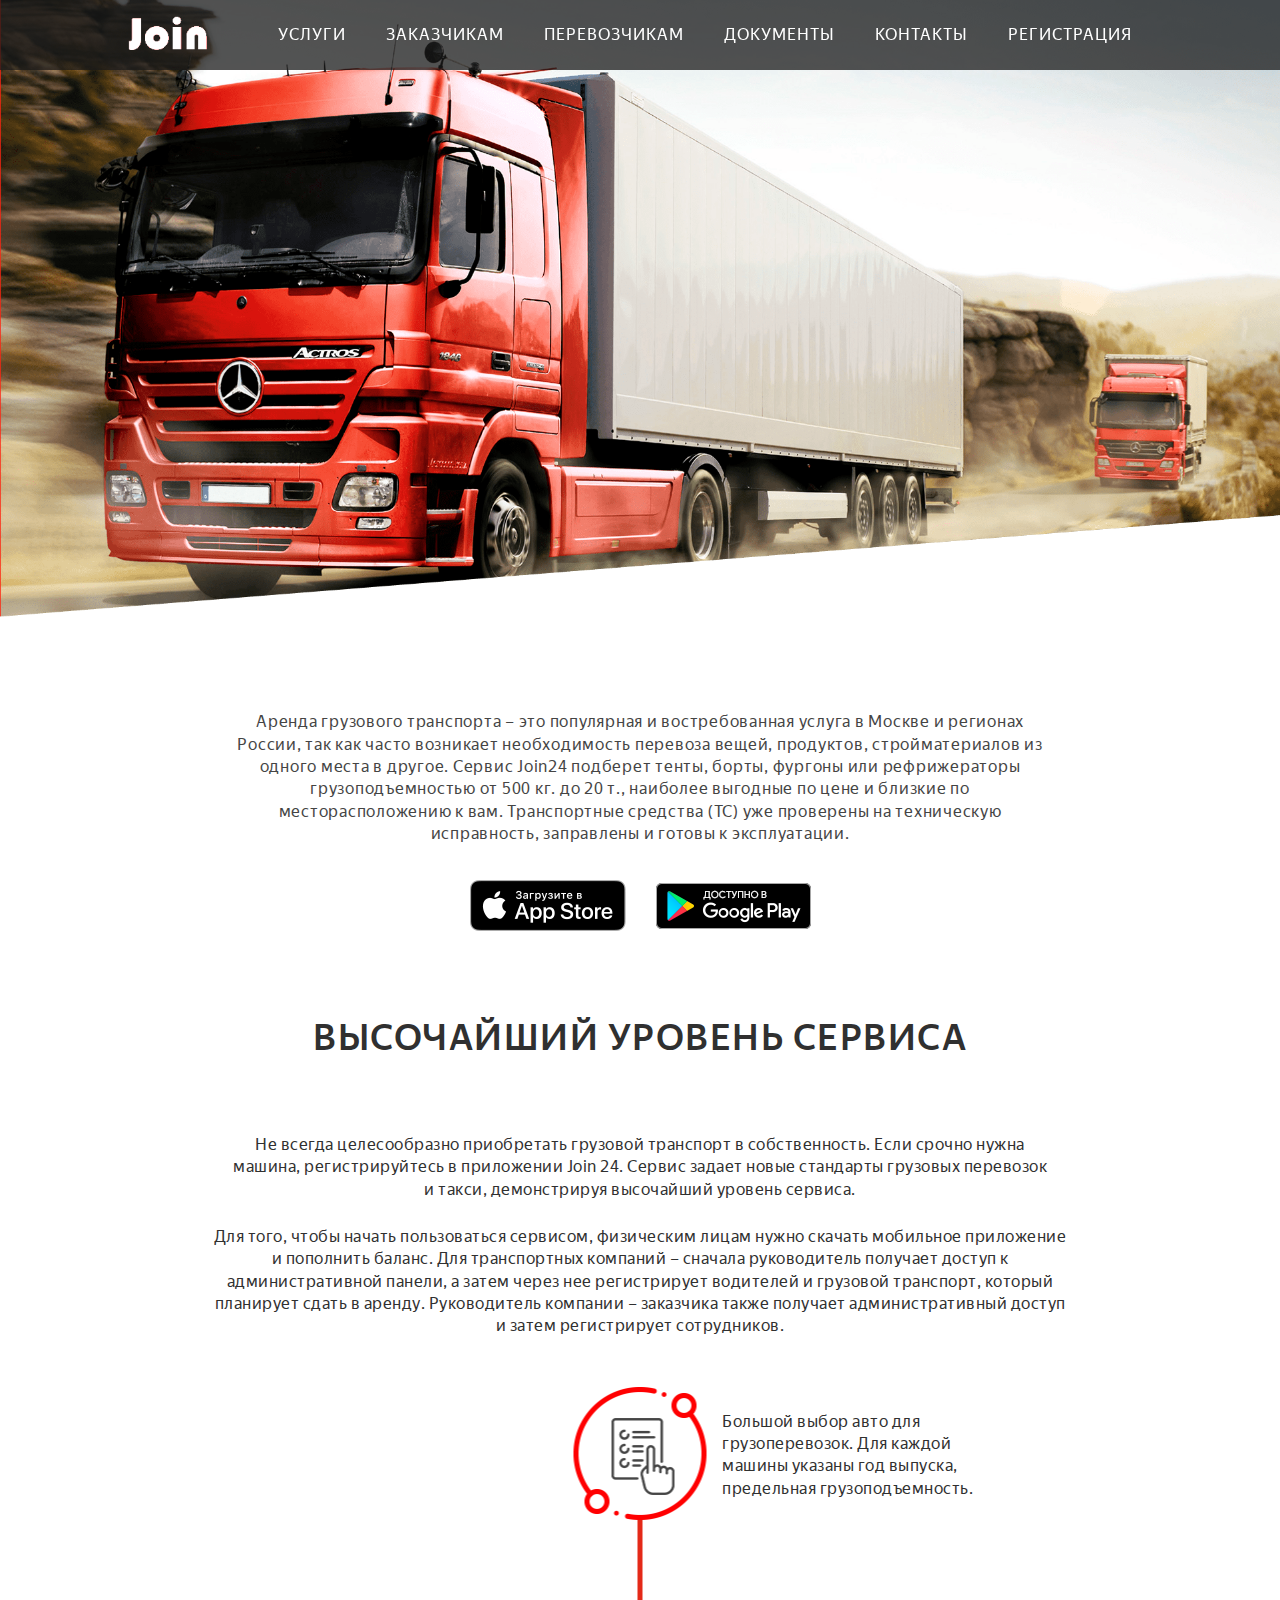
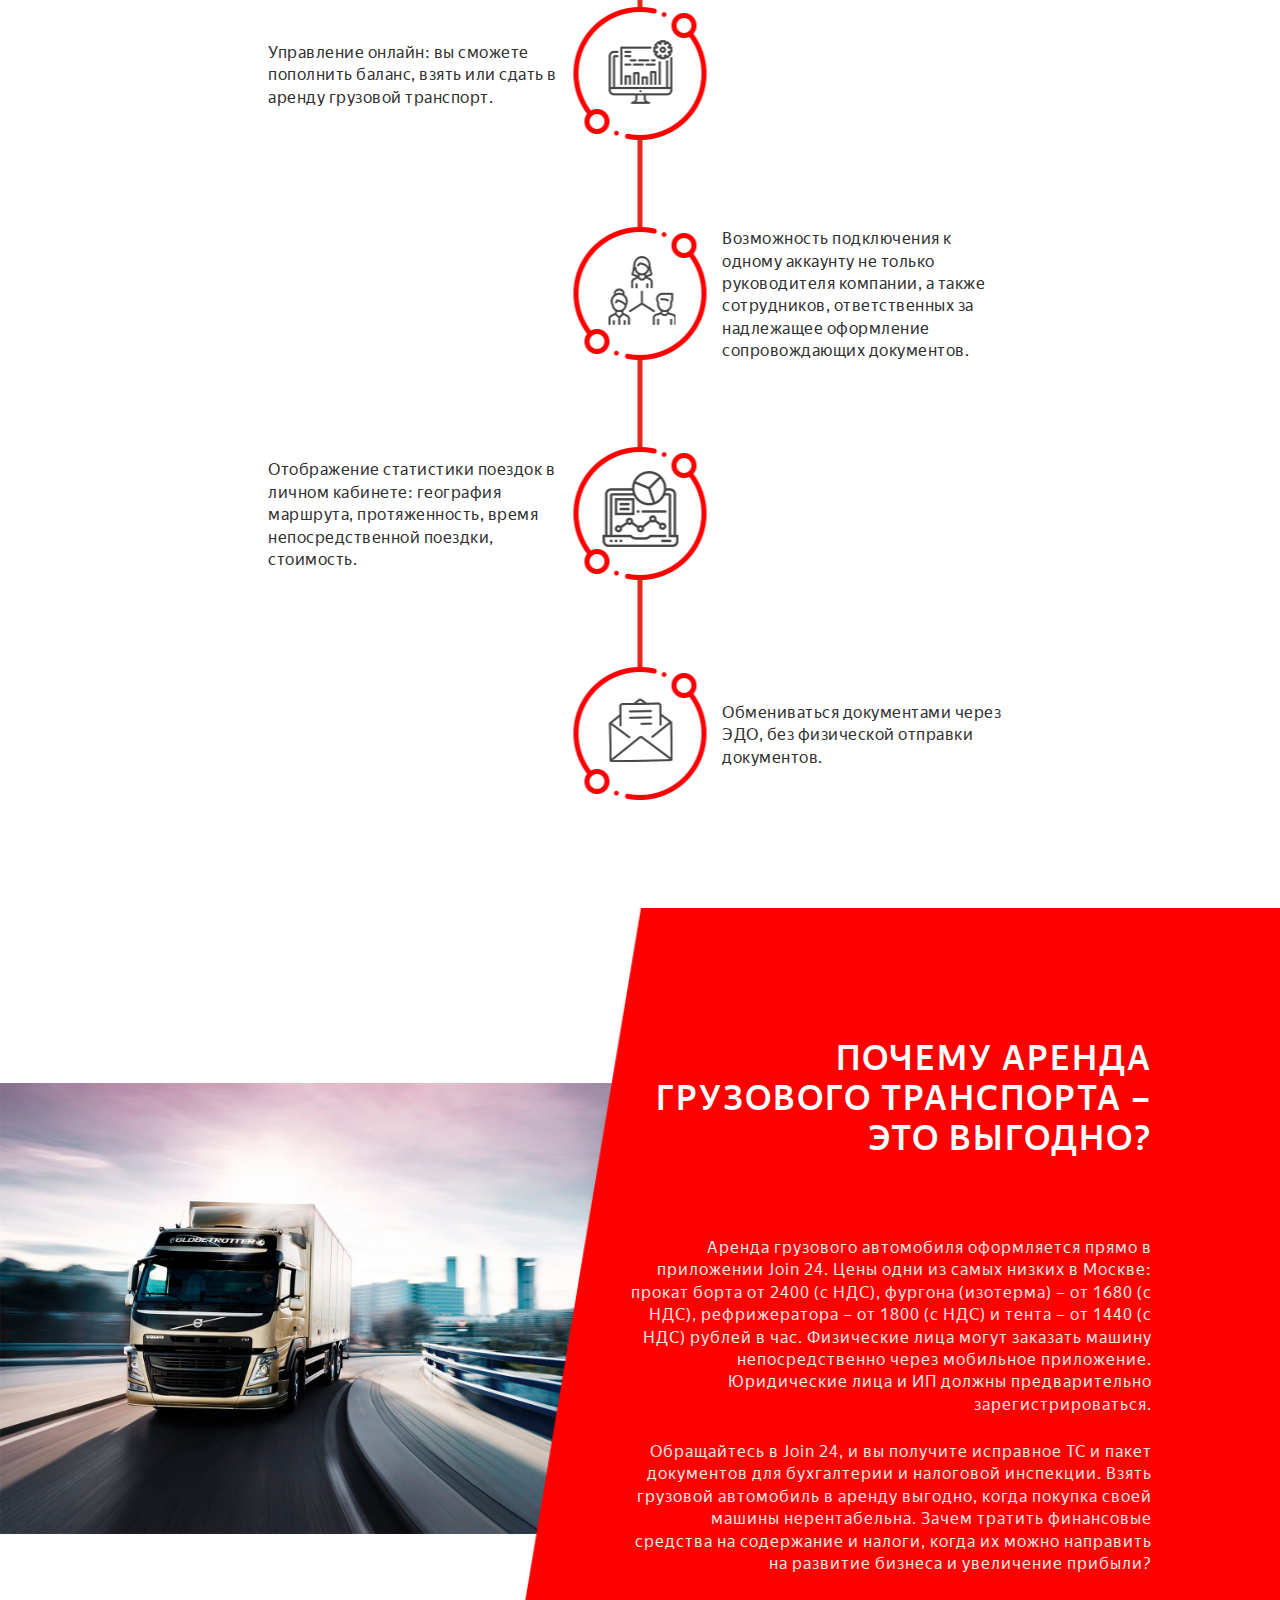
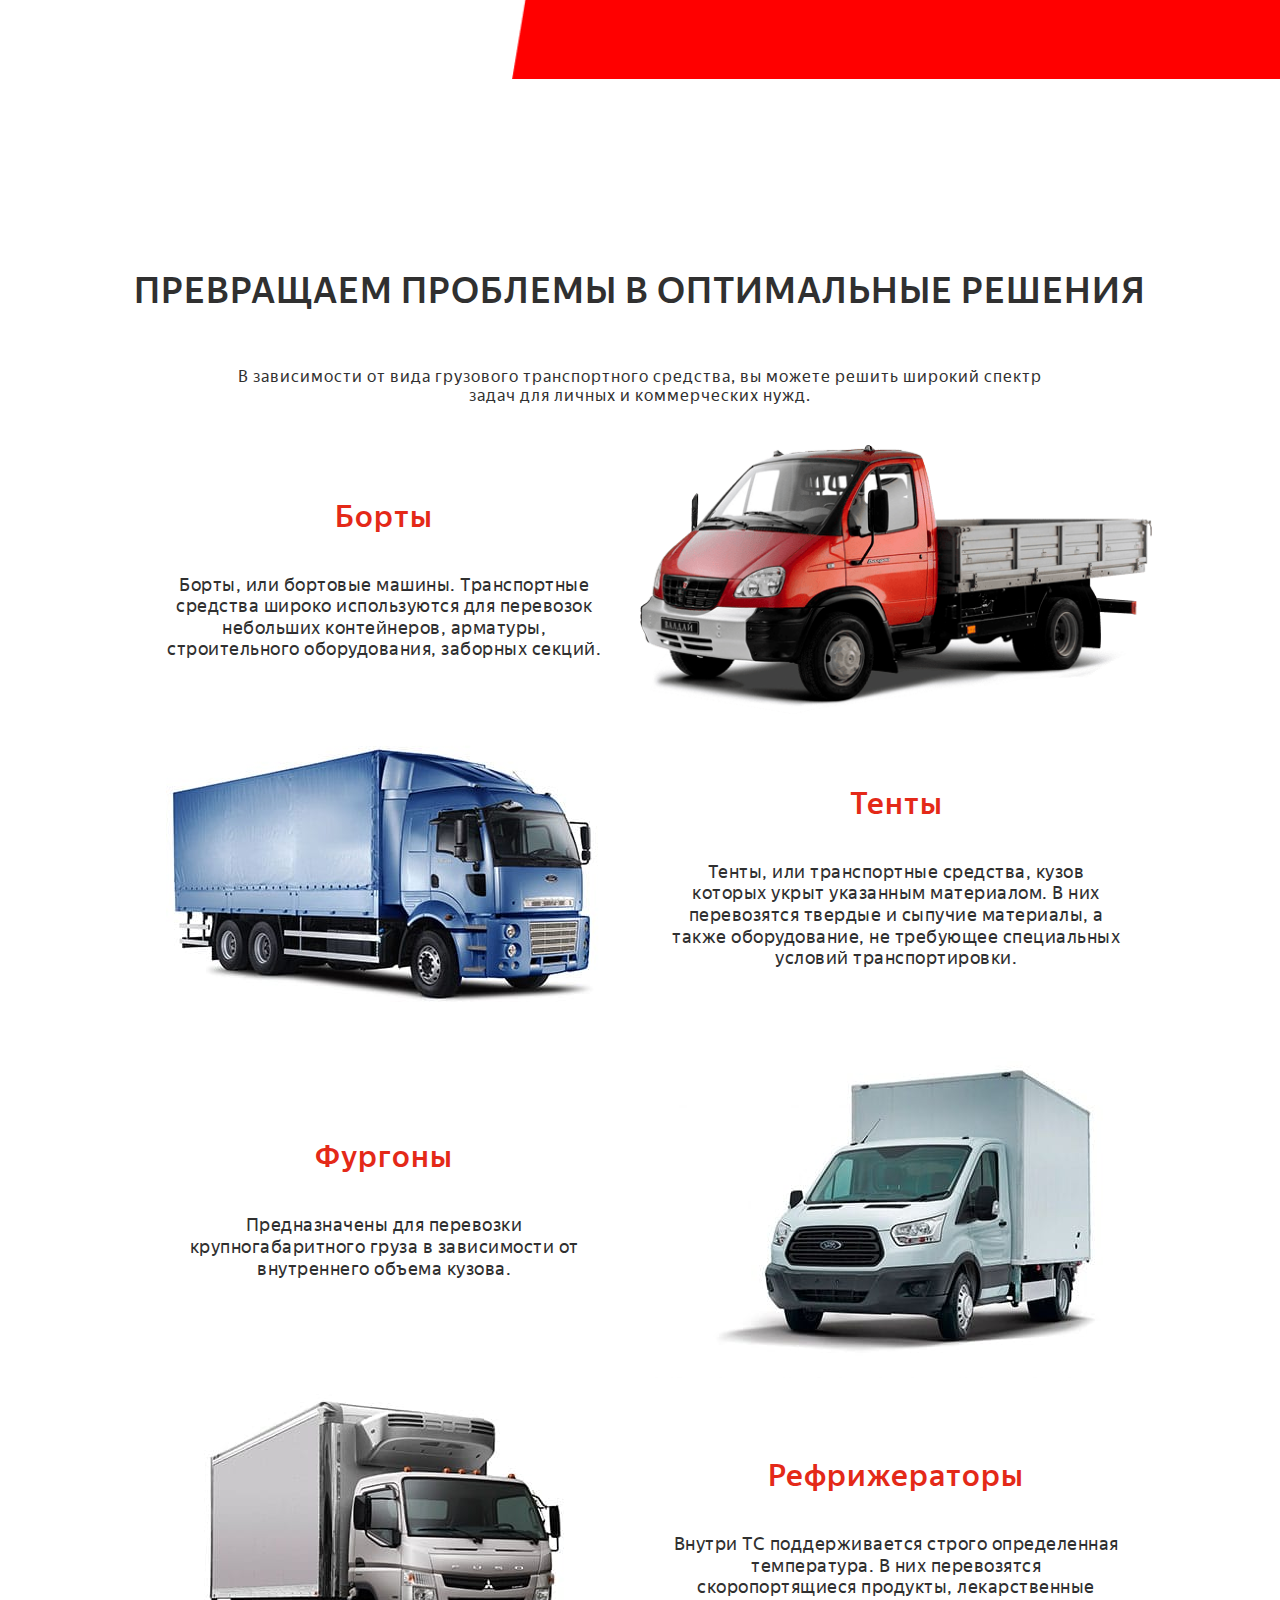
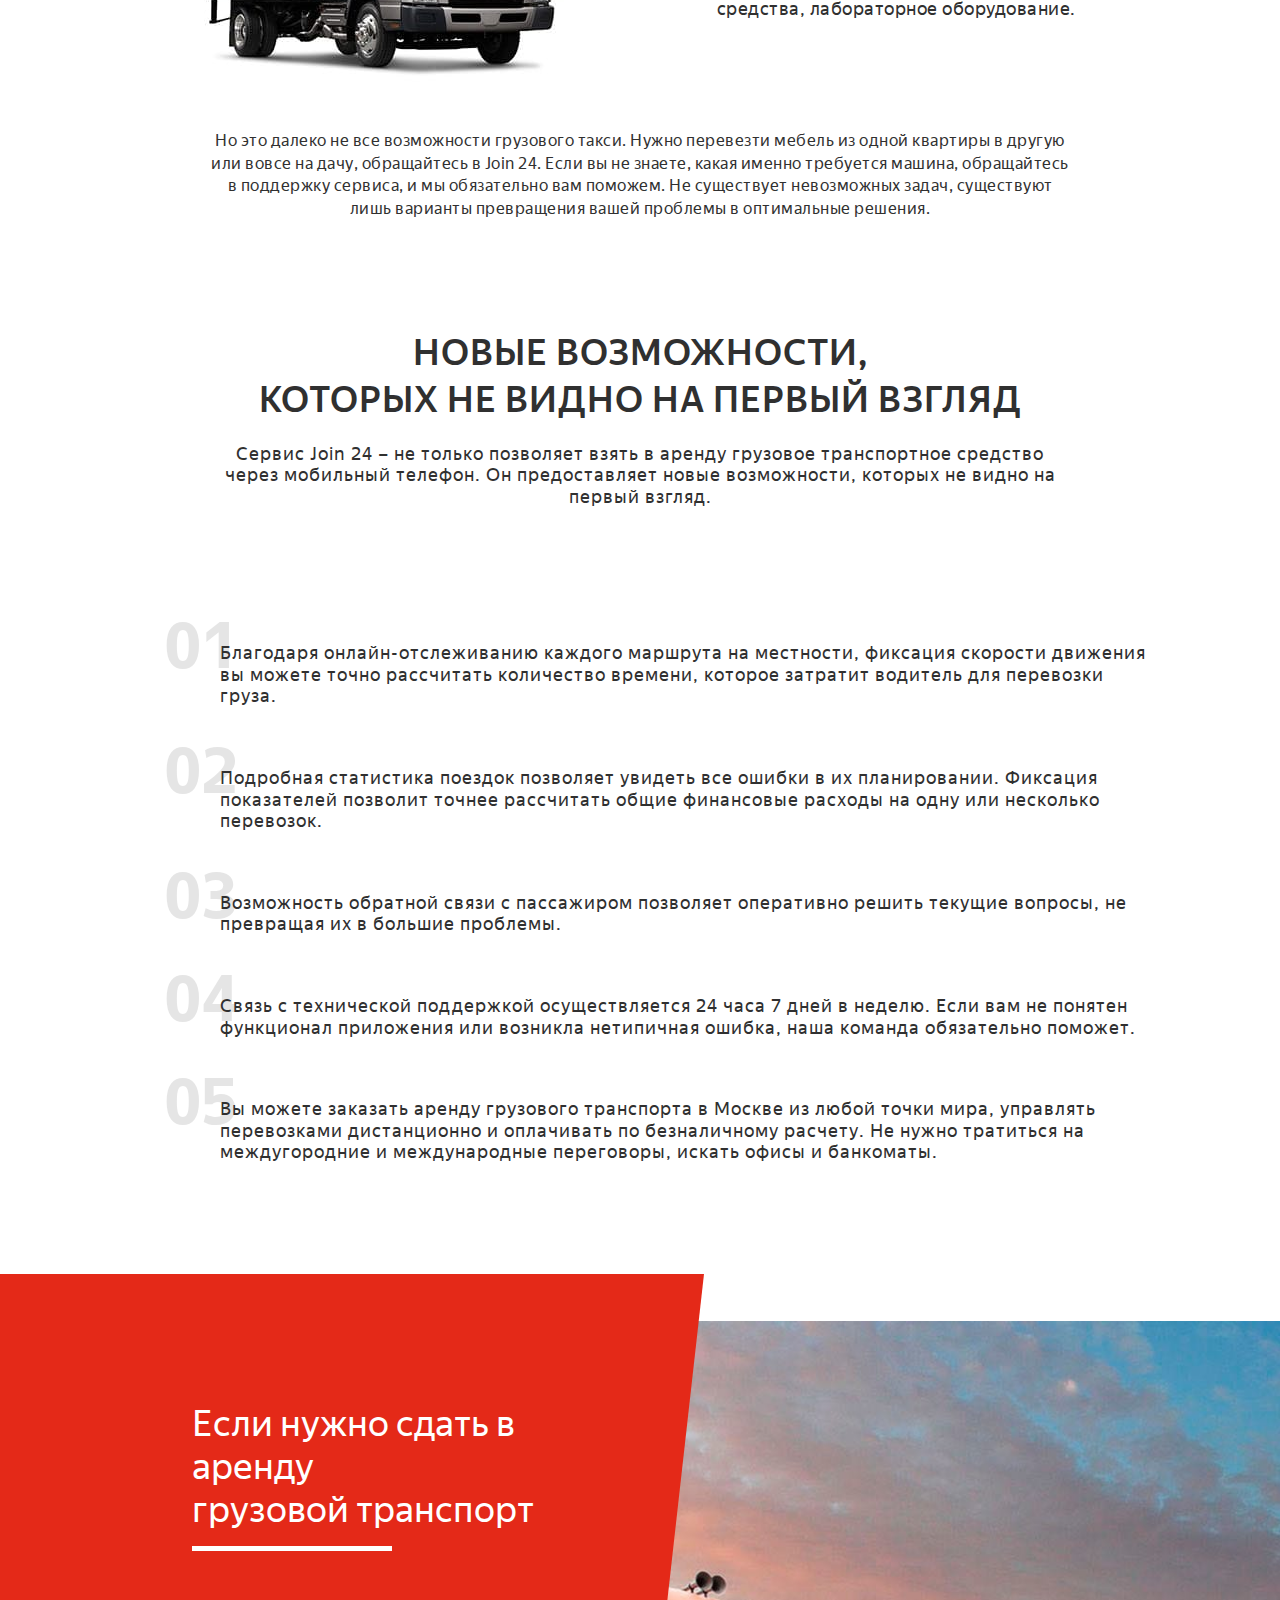
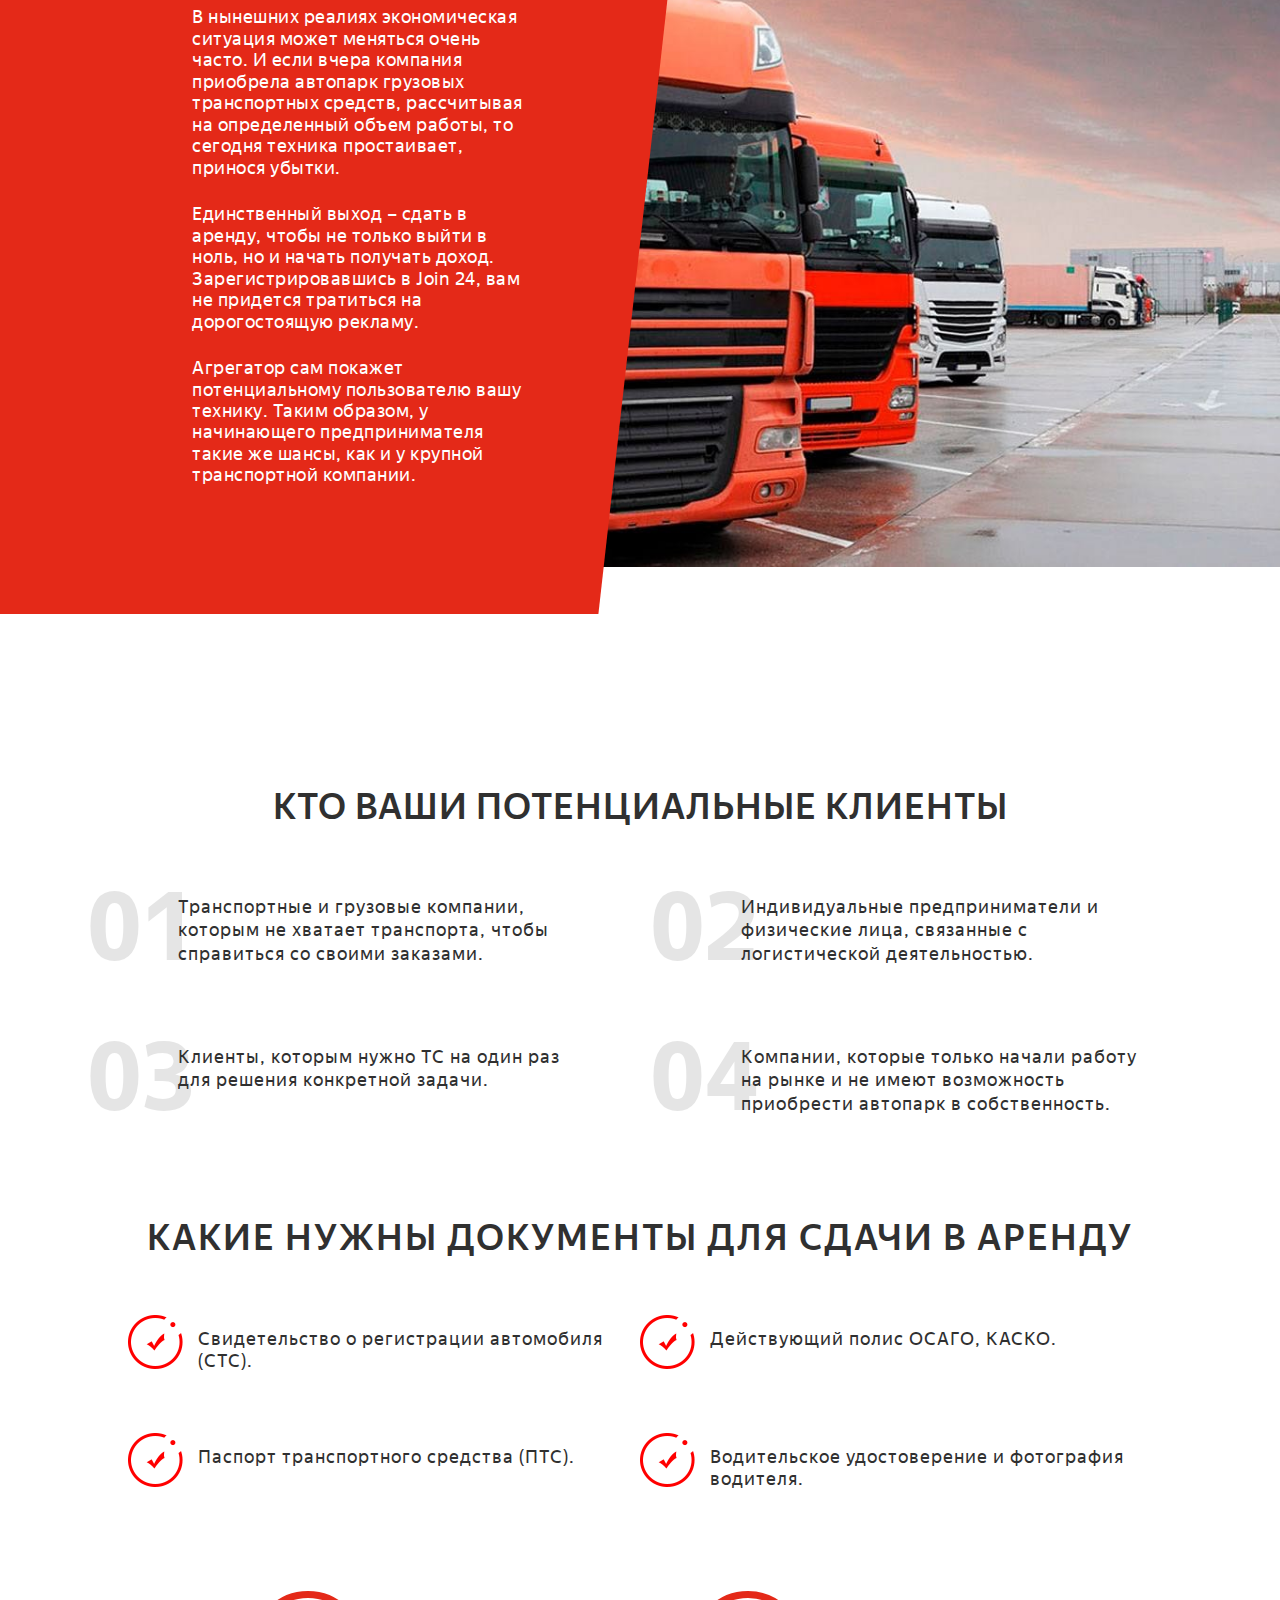
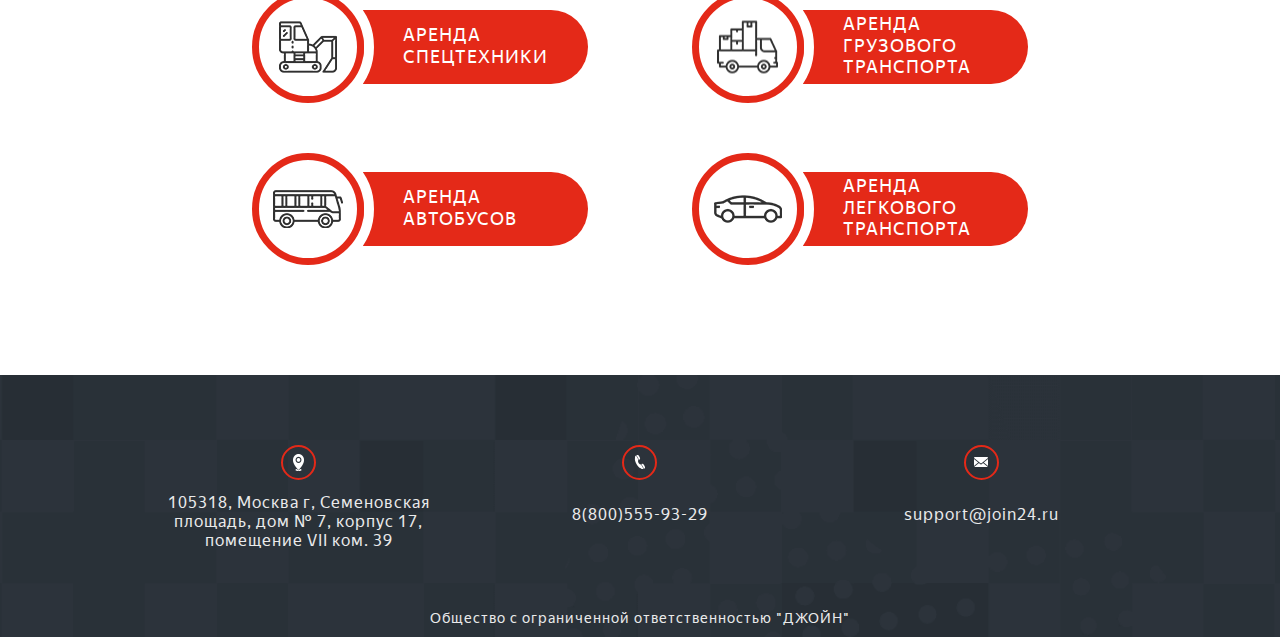
<file: cargo/index.html>
<!DOCTYPE html>
<html lang="en">
<head>
	<meta charset="UTF-8">
	<title>Join-закажи любую автотехнику</title>
	<meta http-equiv="X-UA-Compatible" content="IE=edge">
	<meta name="viewport" content="width=device-width, initial-scale=1">
	
	<link rel="shortcut icon" href="favicon.ico">
	
	<link rel="stylesheet" href="css/styles.min.css">
		
	<meta name="description" content="">
</head>
<body>

	<section class="header">
	    <nav class="nav">
	        <div class="wrapper wrapper--nav">
	            <a href="../index.html" class="nav__logo-wrap">
	                <img src="./img/logo2.png" alt="Join" class="nav__logo"/>
	            </a>
	            <div class="nav__links">
	                    <a href="#sevices" class="nav__link">
	                        Услуги
	                    </a>
	                    <a href="#customer" class="nav__link">
	                        Заказчикам
	                    </a>
	                    <a href="#carrier" class="nav__link">
	                        Перевозчикам
	                    </a>
	                    <a target="_blank" href="../index.html#documents" class="nav__link">
	                        Документы
	                    </a>
	                    <a href="#footer" class="nav__link">
	                        Контакты
	                    </a>
	                    <div class="nav__reg" id="registration-btn">
	                        <span class="nav__link nav__link--reg">
	                                Регистрация
	                        </span>
	                    </div>
	            </div>
	            <div class="burger">
	                <div class="burger__line"></div>
	                <div class="burger__line"></div>
	                <div class="burger__line"></div>   
	            </div>
	            <div class="burger-wrap">
	                <ul class="burger-wrap__links">
	                    <li><a class="nav__link" href="#sevices">Услуги</a></li>
	                    <li><a class="nav__link" href="#customer">Заказчикам</a></li>
	                    <li><a class="nav__link" href="#carrier">Перевозчикам</a></li>
	                    <li><a class="nav__link" target="_blank" href="../index.html#documents">Документы</a></li>
	                    <li><a class="nav__link" href="#footer">Контакты</a></li>
	                    <li style="margin-top: 20px;"><span class="nav__sublinks burger-wrap__submenu" >Регистрация</span>
	                        <ul class="burger-wrap__submenu-links">
	                            <li><a class="nav__link showDoc1" >Я заказчик</a></li>
	                            <li><a class="nav__link showDoc2" >Я перевозчик</a></li>
	                            <li><a class="nav__link showDoc3" >Я физ лицо</a></li>
	                        </ul>
	                </ul>
	            </div>
	            
	        </div>    
	    </nav>
	    <div class="header__content">
	        <div class="header__img-wrap">
	            <img class="header__img" src="./img/bg-cargo.png" alt="picture"/>
	        </div>
	    </div>
	    <div class="nav__popup" id="submenu">
	        <div class="nav__popup-menu">
	            <div class="popup1__close btn-close" id="btn-close">×</div>
	            <h5 class="nav__popup-title">Регистрация</h5>
	            <div class="nav__popup-links">
	                <div class="nav__popup-link showDoc1">Я заказчик</div>
	                <div class="nav__popup-link showDoc2">Я перевозчик</div>
	                <div class="nav__popup-link showDoc3">Я физ лицо</div>
	            </div>    
	        </div>
	        <div class="popup1" id="popup1">
	            <form action="POST" id="customer-mail-form" class="popup1__form">
	                <div class="popup1__close btn-close" id="btn-close">×</div>
	                <h2 class="popup1__title">Регистрационная карта пассажирской компании</h2>
	                <div class="popup1__form-group popup1__form-group--input">
	                    <label>ИНН:</label>
	                    <input type="number" class="popup1__form-control" minlength="10" maxlength="10" name="inn" id="inn" required pattern="[0-9]">
	                </div>
	                <div class="popup1__form-group popup1__form-group--input">
	                    <label>КПП:</label>
	                    <input type="number" class="popup1__form-control" maxlength="9" name="kpp" id="kpp" required pattern="[0-9]">
	                </div>
	                <div class="popup1__form-group popup1__form-group--input">
	                    <label>БИК:</label>
	                    <input type="number" class="popup1__form-control" maxlength="9" name="bik" id="bik" required pattern="[0-9]">
	                </div>
	                <div class="popup1__form-group popup1__form-group--input">
	                    <label>Р/С:</label>
	                    <input type="number" class="popup1__form-control" maxlength="20" name="rs" id="rs" required pattern="[0-9]">
	                </div>
	                <div class="popup1__form-group popup1__form-group--input">
	                    <label>Телефон (без +7):</label>
	                    <input type="number" class="popup1__form-control" maxlength="10" name="phone" id="phone" required pattern="[0-9]">
	                </div>
	                <div class="popup1__form-group popup1__form-group--input">
	                    <label>Email бухгалтерии:</label>
	                    <input type="email" class="popup1__form-control" maxlength="32" name="emailBuhg" id="emailBuhg" required>
	                </div>
	                <div class="popup1__form-group">
	                    <input type="checkbox" name="termbox" id="customer_termsId" required>
	                    <label for="customer_termsId">Я принимаю <a target="_blank" href="http://join24.ru/documents/Пользовательское%20соглашение%20для%20использования%20сервиса%20JOIN24.pdf">пользовательское соглашение</a></label>
	                </div>
	                <div class="popup1__form-group">
	                    <input type="checkbox" name="termbox" id="customer_policyId" required>
	                    <label for="customer_policyId">Я принимаю <a target="_blank" href="http://join24.ru/documents/Политика%20конфиденциальности%20join24.pdf">политику конфиденциальности</a></label>
	                </div>
	                <div class="popup1__form-group">
	                    <input type="checkbox" name="termbox" id="customer_licenseId" required>
	                    <label for="customer_licenseId">Я согласен с <a target="_blank" href="http://join24.ru/documents/Лицензионное%20соглашение%20на%20использование%20программы.pdf">лицензионным соглашением</a></label>
	                </div>
	                <div class="popup1__form-group">
	                    <input type="checkbox" name="termbox" id="customer_charteringId" required>
	                    <label for="customer_charteringId">Я принимаю условия <a target="_blank" href="http://site/documents/Договора%20фрахтования%20транспортного%20средства%20для%20перевозки%20грузов.pdf">договора фрахтования</a></label>
	                </div>
	                <input type="text" class="popup1__form-control" value="rider" name="regCardType" id="regCardType" style="display: none;">
	                <button type="submit" id="customer_submit" class="btn btn-default">Отправить</button>
	            </form>
	        </div>
	        <div class="popup1" id="popup2">
	            <form action="POST" id="carrier-mail-form" class="popup1__form">
	                <div class="popup1__close btn-close" id="btn-close">×</div>
	                <h2 class="popup1__title">Регистрационная карта транспортной компании</h2>
	                <div class="popup1__form-group popup1__form-group--input">
	                    <label>ИНН:</label>
	                    <input type="number" class="popup1__form-control" minlength="10" maxlength="10" name="inn" id="inn" required pattern="[0-9]">
	                </div>
	                <div class="popup1__form-group popup1__form-group--input">
	                    <label>КПП:</label>
	                    <input type="number" class="popup1__form-control" maxlength="9" name="kpp" id="kpp" required pattern="[0-9]">
	                </div>
	                <div class="popup1__form-group popup1__form-group--input">
	                    <label>БИК:</label>
	                    <input type="number" class="popup1__form-control" maxlength="9" name="bik" id="bik" required pattern="[0-9]">
	                </div>
	                <div class="popup1__form-group popup1__form-group--input">
	                    <label>Р/С:</label>
	                    <input type="number" class="popup1__form-control" maxlength="20" name="rs" id="rs" required pattern="[0-9]">
	                </div>
	                <div class="popup1__form-group popup1__form-group--input">
	                    <label>Телефон (без +7):</label>
	                    <input type="number" class="popup1__form-control" maxlength="10" name="phone" id="phone" required pattern="[0-9]">
	                </div>
	                <div class="popup1__form-group popup1__form-group--input">
	                    <label>Email бухгалтерии:</label>
	                    <input type="email" class="popup1__form-control" maxlength="32" name="emailBuhg" id="emailBuhg" required>
	                </div>
	                <div class="popup1__form-group">
	                    <input type="checkbox" name="termbox" id="customer_termsId" required>
	                    <label for="customer_termsId">Я принимаю <a target="_blank" href="http://join24.ru/documents/Пользовательское%20соглашение%20для%20использования%20сервиса%20JOIN24.pdf">пользовательское соглашение</a></label>
	                </div>
	                <div class="popup1__form-group">
	                    <input type="checkbox" name="termbox" id="customer_policyId" required>
	                    <label for="customer_policyId">Я принимаю <a target="_blank" href="http://join24.ru/documents/Политика%20конфиденциальности%20join24.pdf">политику конфиденциальности</a></label>
	                </div>
	                <div class="popup1__form-group">
	                    <input type="checkbox" name="termbox" id="customer_licenseId" required>
	                    <label for="customer_licenseId">Я согласен с <a target="_blank" href="http://join24.ru/documents/Лицензионное%20соглашение%20на%20использование%20программы.pdf">лицензионным соглашением</a></label>
	                </div>
	                <div class="popup1__form-group">
	                    <input type="checkbox" name="termbox" id="customer_charteringId" required>
	                    <label for="customer_charteringId">Я принимаю условия <a target="_blank" href="http://site/documents/Договора%20фрахтования%20транспортного%20средства%20для%20перевозки%20грузов.pdf">договора фрахтования</a></label>
	                </div>
	                <input type="text" class="popup1__form-control" value="rider" name="regCardType" id="regCardType" style="display: none;">
	                <button type="submit" id="customer_submit" class="btn btn-default">Отправить</button>
	            </form>
	        </div>
	        <div class="popup1" id="popup3">
	            <div action="POST" class="popup1__form">
	                <div class="popup1__close btn-close" id="btn-close">×</div>
	                <h2 class="popup1__title">Скачайте одно из наших приложений</h2>
	                <div class="apps__wrap-app">
	                    <a href="https://play.google.com/store">
	                        <img src="./img/appStore.png" alt="appstore" class="apps__app">
	                    </a>
	                    <a href="https://www.apple.com/itunes/">
	                        <img src="./img/googlePlay.png" alt="googleplay" class="apps__app">
	                    </a>
	                </div>
	            </div>
	        </div>
	        
	    </div>
	</section>
	<!-- контент страницы -->
	<section class="apps" id="sevices">
	    <div class="wrapper">
	        <p class="apps__discription">Аренда грузового транспорта – это популярная и востребованная услуга в Москве и регионах России, так как часто возникает необходимость перевоза вещей, продуктов, стройматериалов из одного места в другое. Сервис Join24 подберет тенты, борты, фургоны или рефрижераторы грузоподъемностью от 500 кг. до 20 т., наиболее выгодные по цене и близкие по месторасположению к вам. Транспортные средства (ТС) уже проверены на техническую исправность, заправлены и готовы к эксплуатации.</p>
	        <div class="apps__wrap-app">
	            <a href="https://play.google.com/store">
	                <img src="./img/appStore.png" alt="appstore" class="apps__app">
	            </a>
	            <a href="https://www.apple.com/itunes/">
	                <img src="./img/googlePlay.png" alt="googleplay" class="apps__app">
	            </a>
	        </div>
	    </div>
	</section>
	<section class="service">
	    <div class="wrapper">
	        <h2 class="service__title">Высочайший уровень сервиса</h2>
	        <p class="service__subtitle">Не всегда целесообразно приобретать грузовой транспорт в собственность. Если срочно нужна машина, регистрируйтесь в приложении Join 24. Сервис задает новые стандарты грузовых перевозок и такси, демонстрируя высочайший уровень сервиса.</p>
	        <p class="service__subtitle">Для того, чтобы начать пользоваться сервисом, физическим лицам нужно скачать мобильное приложение и пополнить баланс. Для транспортных компаний – сначала руководитель получает доступ к административной панели, а затем через нее регистрирует водителей и грузовой транспорт, который планирует сдать в аренду. Руководитель компании – заказчика также получает административный доступ и затем регистрирует сотрудников.</p>
	        <div class="service__items">
	            <div class="service__item">
	                <div class="service__item-wrap">
	                    <div class="service__img-wrap">
	                        <img src="./img/order1.png" alt="order" class="service__img">
	                    </div>
	                    <span class="service__description">Большой выбор авто для грузоперевозок.
	                        Для каждой машины указаны год выпуска, предельная грузоподъемность.</span>
	                </div>
	            </div>
	            <div class="service__item">
	                <div class="service__item-wrap">
	                    <div class="service__img-wrap">
	                        <img src="./img/sitting.png" alt="monitor" class="service__img">
	                    </div>
	                    <span class="service__description">Управление онлайн: вы сможете пополнить баланс, взять или сдать в аренду грузовой транспорт.</span>
	                </div>
	            </div>
	            <div class="service__item">
	                <div class="service__item-wrap">
	                    <div class="service__img-wrap">
	                        <img src="./img/teamwork.png" alt="team" class="service__img">
	                    </div>
	                    <span class="service__description">Возможность подключения к одному аккаунту не только руководителя компании, а также сотрудников, ответственных за надлежащее оформление сопровождающих документов.</span>
	                </div>
	            </div>
	            <div class="service__item">
	                <div class="service__item-wrap">
	                    <div class="service__img-wrap">
	                        <img src="./img/report.png" alt="report" class="service__img">
	                    </div>
	                    <span class="service__description">Отображение статистики поездок в личном кабинете: география маршрута, протяженность, время непосредственной поездки, стоимость.</span>
	                </div>
	            </div>
	            <div class="service__item">
	                <div class="service__item-wrap">
	                    <div class="service__img-wrap">
	                        <img src="./img/mail.png" alt="mail" class="service__img">
	                    </div>
	                    <span class="service__description">Обмениваться документами через ЭДО, без физической отправки документов.</span>
	                </div>
	            </div>
	        </div>
	    </div>
	</section>
	<section class="rent" id="customer">
	    <div class="wrapper">
	        <div class="rent__content">
	            <h2 class="rent__title">Почему аренда грузового
	                транспорта – это выгодно?</h2>
	            <p class="rent__text">Аренда грузового автомобиля оформляется прямо в приложении Join 24. Цены одни из самых низких в Москве: прокат борта от 2400 (с НДС), фургона (изотерма) – от 1680 (с НДС), рефрижератора – от 1800 (с НДС) и тента – от 1440 (с НДС) рублей в час. Физические лица могут заказать машину непосредственно через мобильное приложение. Юридические лица и ИП должны предварительно зарегистрироваться.
	            </p>
	            <p class="rent__text">Обращайтесь в Join 24, и вы получите исправное ТС и пакет документов для бухгалтерии и налоговой инспекции. Взять грузовой автомобиль в аренду выгодно, когда покупка своей машины нерентабельна. Зачем тратить финансовые средства на содержание и налоги, когда их можно направить на развитие бизнеса и увеличение прибыли?</p>
	        </div>
	    </div>
	</section>
	<section class="preview">
	    <div class="wrapper">
	        <h3 class="preview__title">Превращаем проблемы в оптимальные решения</h3>
	        <p class="preview__description">В зависимости от вида грузового транспортного средства, вы можете решить широкий спектр задач для личных и коммерческих нужд.</p>
	        <div class="preview__items">
	            <div class="preview__item">
	                <div class="preview__content">
	                    <h5 class="preview__name">Борты</h5>
	                    <p class="preview__text">Борты, или бортовые машины. Транспортные средства широко используются для перевозок небольших контейнеров, арматуры, строительного оборудования, заборных секций.</p>
	                </div>
	                <div class="preview__img-wrap">
	                    <img src="./img/gazel.png" alt="gazel" class="preview__img">
	                </div>
	            </div>
	            <div class="preview__item">
	                <div class="preview__content">
	                    <h5 class="preview__name">Тенты</h5>
	                    <p class="preview__text">Тенты, или транспортные средства, кузов которых укрыт указанным материалом. В них перевозятся твердые и сыпучие материалы, а также оборудование, не требующее специальных условий транспортировки.</p>
	                </div>
	                <div class="preview__img-wrap">
	                    <img src="./img/ford-blue.jpg" alt="ford" class="preview__img">
	                </div>
	            </div>
	            <div class="preview__item">
	                <div class="preview__content">
	                    <h5 class="preview__name">Фургоны</h5>
	                    <p class="preview__text">Предназначены для перевозки крупногабаритного груза в зависимости от внутреннего объема кузова.</p>
	                </div>
	                <div class="preview__img-wrap">
	                    <img src="./img/ford-small.jpg" alt="ford" class="preview__img">
	                </div>
	            </div>
	            <div class="preview__item">
	                <div class="preview__content">
	                    <h5 class="preview__name">Рефрижераторы</h5>
	                    <p class="preview__text">Внутри ТС поддерживается строго определенная температура. В них перевозятся скоропортящиеся продукты, лекарственные средства, лабораторное оборудование.</p>
	                </div>
	                <div class="preview__img-wrap">
	                    <img src="./img/mitsibishi.jpg" alt="mitsubishi" class="preview__img">
	                </div>
	            </div>
	        </div>
	        <p class="preview__about">Но это далеко не все возможности грузового такси. Нужно перевезти мебель из одной квартиры в другую или вовсе на дачу, обращайтесь в Join 24. Если вы не знаете, какая именно требуется машина, обращайтесь в поддержку сервиса, и мы обязательно вам поможем. Не существует невозможных задач, существуют лишь варианты превращения вашей проблемы в оптимальные решения.</p>
	    </div>
	</section>
	<section class="opportunities">
	    <div class="wrapper">
	        <h2 class="opportunities__title">Новые возможности,<br> 
	            которых не видно на первый взгляд</h2>
	        <p class="opportunities__subtitle">Сервис Join 24 – не только позволяет взять в аренду грузовое транспортное средство через мобильный телефон. Он предоставляет новые возможности, которых не видно на первый взгляд.</p>
	        <div class="opportunities__items">
	            <span class="opportunities__item"><span class="opportunities__number">01</span>Благодаря онлайн-отслеживанию каждого маршрута на местности, фиксация скорости движения вы можете точно рассчитать количество времени, которое затратит водитель для перевозки груза.</span>
	           <span class="opportunities__item"><span class="opportunities__number">02</span>Подробная статистика поездок позволяет увидеть все ошибки в их планировании. Фиксация показателей позволит точнее рассчитать общие финансовые расходы на одну или несколько перевозок.</span>
	            <span class="opportunities__item"><span class="opportunities__number">03</span>Возможность обратной связи с пассажиром позволяет оперативно решить текущие вопросы, не превращая их в большие проблемы.</span>
	            <span class="opportunities__item"><span class="opportunities__number">04</span>Связь с технической поддержкой осуществляется 24 часа 7 дней в неделю. Если вам не понятен функционал приложения или возникла нетипичная ошибка, наша команда обязательно поможет.</span>
	            <span class="opportunities__item"><span class="opportunities__number">05</span>Вы можете заказать аренду грузового транспорта в Москве из любой точки мира, управлять перевозками дистанционно и оплачивать по безналичному расчету. Не нужно тратиться на междугородние и международные переговоры, искать офисы и банкоматы.</span>
	        </div>
	    </div>
	</section>
	<section class="rent-cargo" id="carrier">
	    <img src="./img/mans.jpg" alt="mans">
	        <div class="rent-cargo__content">
	            <h2 class="rent-cargo__title">Если нужно сдать в аренду<br>грузовой транспорт</h2>
	            <div class="rent-cargo__line"></div>
	               <p class="rent-cargo__item">В нынешних реалиях экономическая ситуация может меняться очень часто. И если вчера компания приобрела автопарк грузовых транспортных средств, рассчитывая на определенный объем работы, то сегодня техника простаивает, принося убытки. </p>
	               <p class="rent-cargo__item">
	                Единственный выход – сдать в аренду, чтобы не только выйти в ноль, но и начать получать доход.
	                Зарегистрировавшись в Join 24, вам не придется тратиться на дорогостоящую рекламу. </p>
	               <p class="rent-cargo__item">
	                Агрегатор сам покажет потенциальному пользователю вашу технику. Таким образом, у начинающего предпринимателя такие же шансы, как и у крупной транспортной компании.</p>
	        </div>
	</section>
	<section class="clients">
	    <div class="wrapper">
	        <h2 class="clients__title">Кто ваши потенциальные клиенты</h2>
	        <div class="clients__items">
	            <span class="clients__item"><span class="clients__number">01</span>Транспортные и грузовые компании, которым не хватает транспорта, чтобы справиться со своими заказами.</span>
	            <span class="clients__item"><span class="clients__number">02</span>Индивидуальные предприниматели и физические лица, связанные с логистической деятельностью.</span>
	            <span class="clients__item"><span class="clients__number">03</span>Клиенты, которым нужно ТС на один раз для решения конкретной задачи.</span>
	            <span class="clients__item"><span class="clients__number">04</span>Компании, которые только начали работу на рынке и не имеют возможность приобрести автопарк в собственность.</span>
	        </div>
	    </div>
	</section>
	<section class="documents">
	    <div class="wrapper">
	        <h3 class="documents__title">Какие нужны документы для сдачи в аренду</h3>
	        <div class="documents__needs">
	            <span class="documents__item">Свидетельство о регистрации автомобиля (СТС).</span>
	            <span class="documents__item">Действующий полис ОСАГО, КАСКО.</span>
	            <span class="documents__item">Паспорт транспортного средства (ПТС).</span>
	            <span class="documents__item">Водительское удостоверение и фотография водителя.</span>
	        </div>
	    </div>
	</section>
	<section class="howWork" id="howItsWork">
	    <div class="wrapper">
	        <div class="howWork__items">
	            <a href="../special/index.html" class="howWork__item">
	                <div class="border">
	                    <div class="howWork__img-wrap">
	                        <img src="./img/tractor.png" alt="tractor" class="howWork__icon">
	                    </div>
	                </div>
	                <p class="howWork__icon-title">Аренда<br> спецтехники</p>
	            </a>
	            <a href="#" class="howWork__item">
	                <div class="border">
	                    <div class="howWork__img-wrap">
	                        <img src="./img/car.png" alt="bus" class="howWork__icon">
	                    </div>
	                </div>
	                <p class="howWork__icon-title">Аренда<br>грузового транспорта</p>
	            </a>
	            <a href="../bus/index.html" class="howWork__item">
	                <div class="border">
	                    <div class="howWork__img-wrap">
	                        <img src="./img/bus.png" alt="picup" class="howWork__icon">
	                    </div>
	                </div>    
	                <p class="howWork__icon-title">Аренда<br>  автобусов</p>
	            </a>
	            <a href="../car/index.html" class="howWork__item">
	                <div class="border">
	                    <div class="howWork__img-wrap">
	                        <img src="./img/car2.png" alt="car" class="howWork__icon">
	                    </div>
	                </div>    
	                <p class="howWork__icon-title">Аренда<br>  легкового транспорта</p>
	            </a>
	        </div>
	    </div>
	</section>
	<footer class="footer" id="footer">
	    <div class="wrapper wrapper--footer">
	        <div class="footer__info">
	            <div class="footer__info-wrap">
	                <div class="footer__img-wrap">
	                    <img src="./img/location-icon.png" atl="location" class="footer__img">
	                </div>
	                <a class="footer__link" href="https://yandex.ua/maps/-/CCQtF8FT3D">105318, Москва г, Семеновская площадь,  дом № 7, корпус 17, помещение VII ком. 39</a>
	            </div>
	            <div class="footer__info-wrap">
	                <div class="footer__img-wrap">
	                    <img src="./img/phone-icon.png" alt="telephone" class="footer__img">
	                </div>
	                <a class="footer__link footer__link--small" href="tel:8(800)5559329">8(800)555-93-29</a>
	            </div>
	            <div class="footer__info-wrap">
	                <div class="footer__img-wrap">
	                    <img src="./img/email-icon.png" atl="email" class="footer__img">
	                </div>
	                <a class="footer__link footer__link--small" href="mailto:support@join24.ru">support@join24.ru</a>
	            </div>
	        </div>
	        <p class="footer__title">Общество с ограниченной ответственностью "ДЖОЙН"</p>
	    </div>
	</footer>
	
	<!-- скрипты -->
	<script src="js/main.min.js"></script>
</body>
</html>
</file>
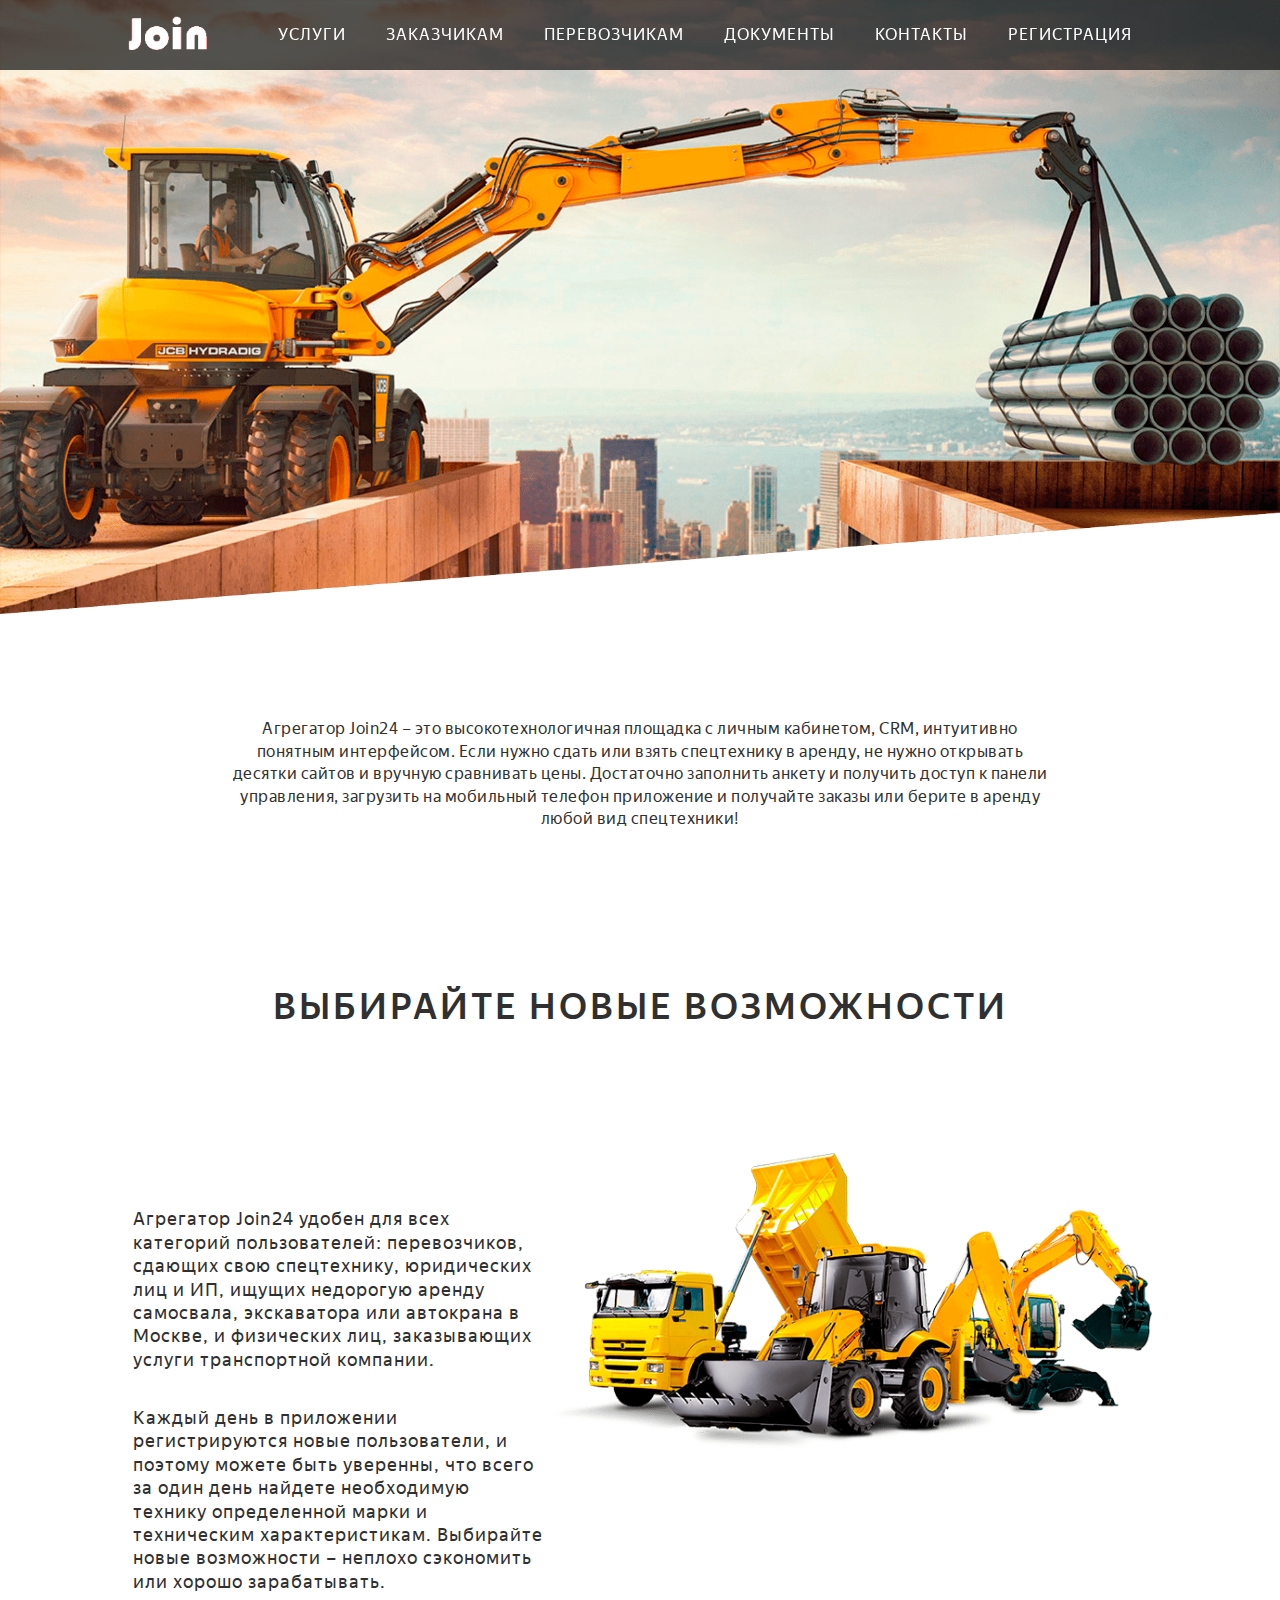
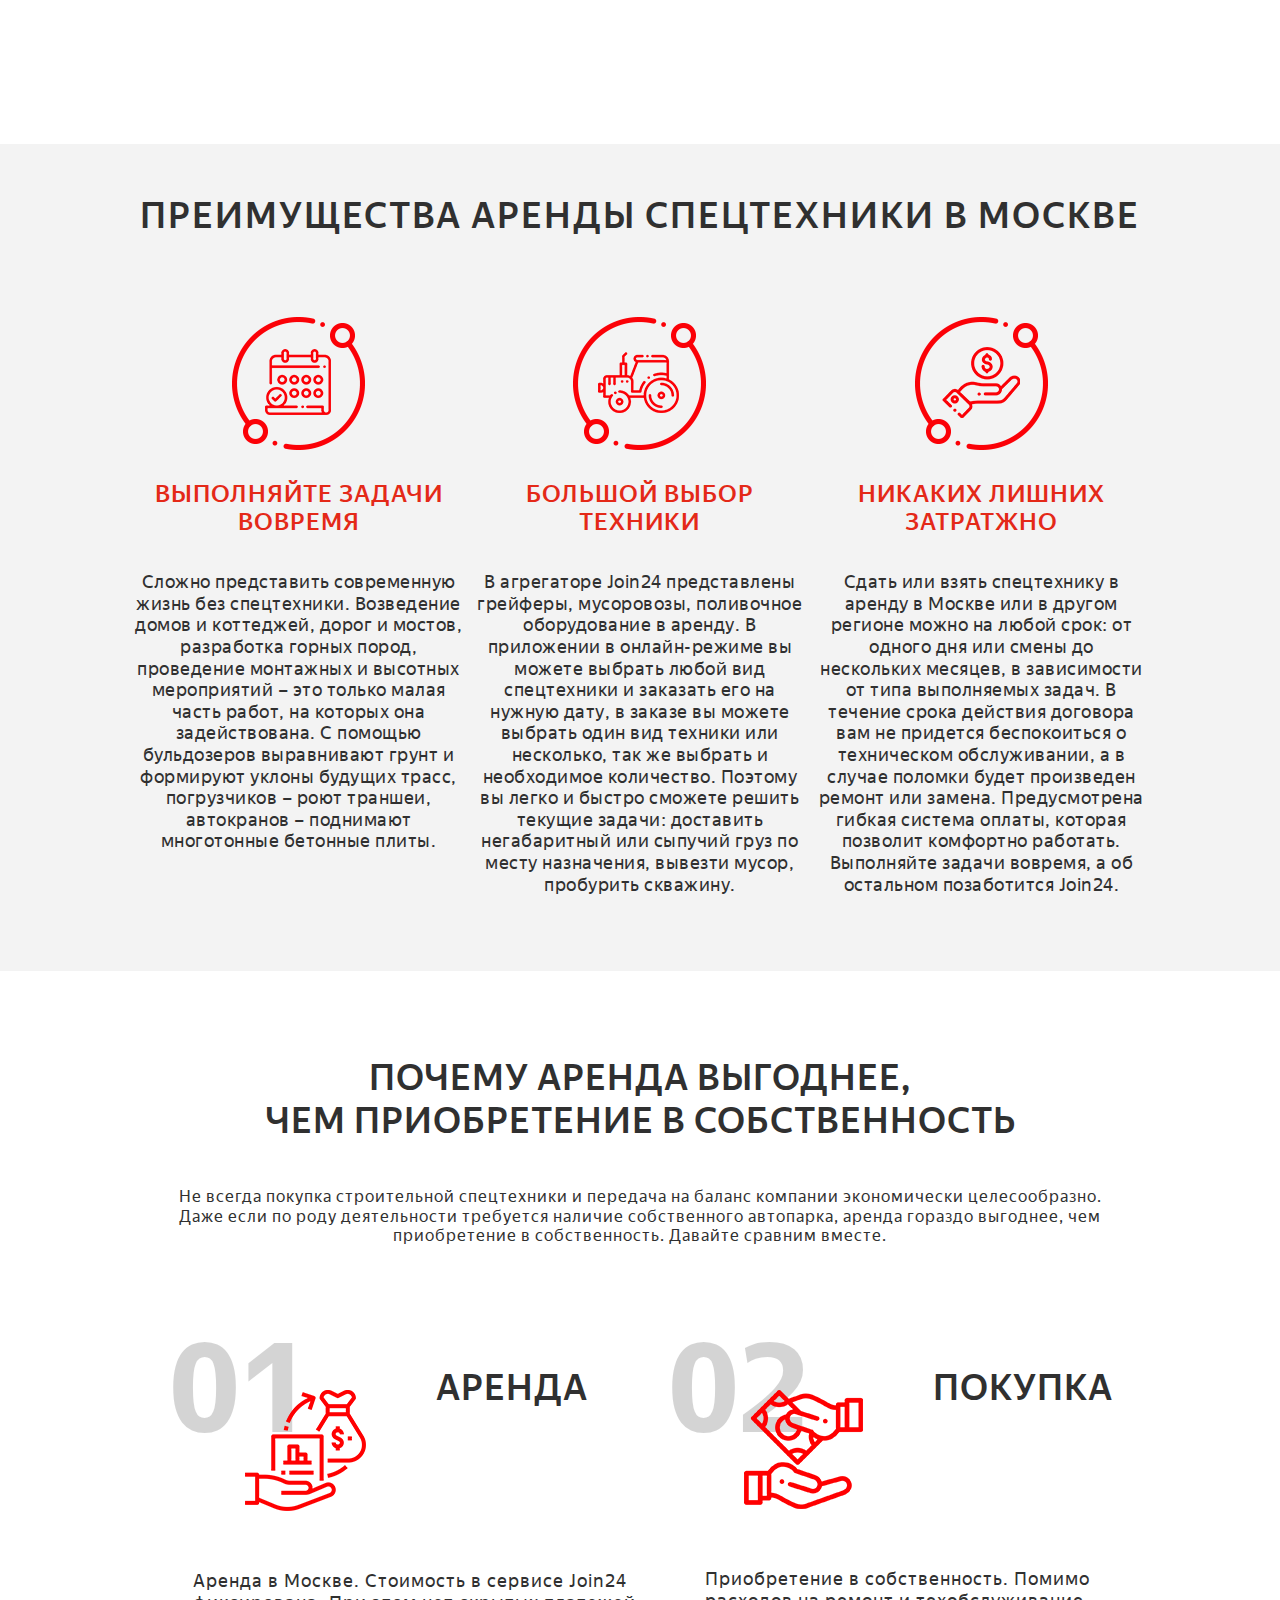
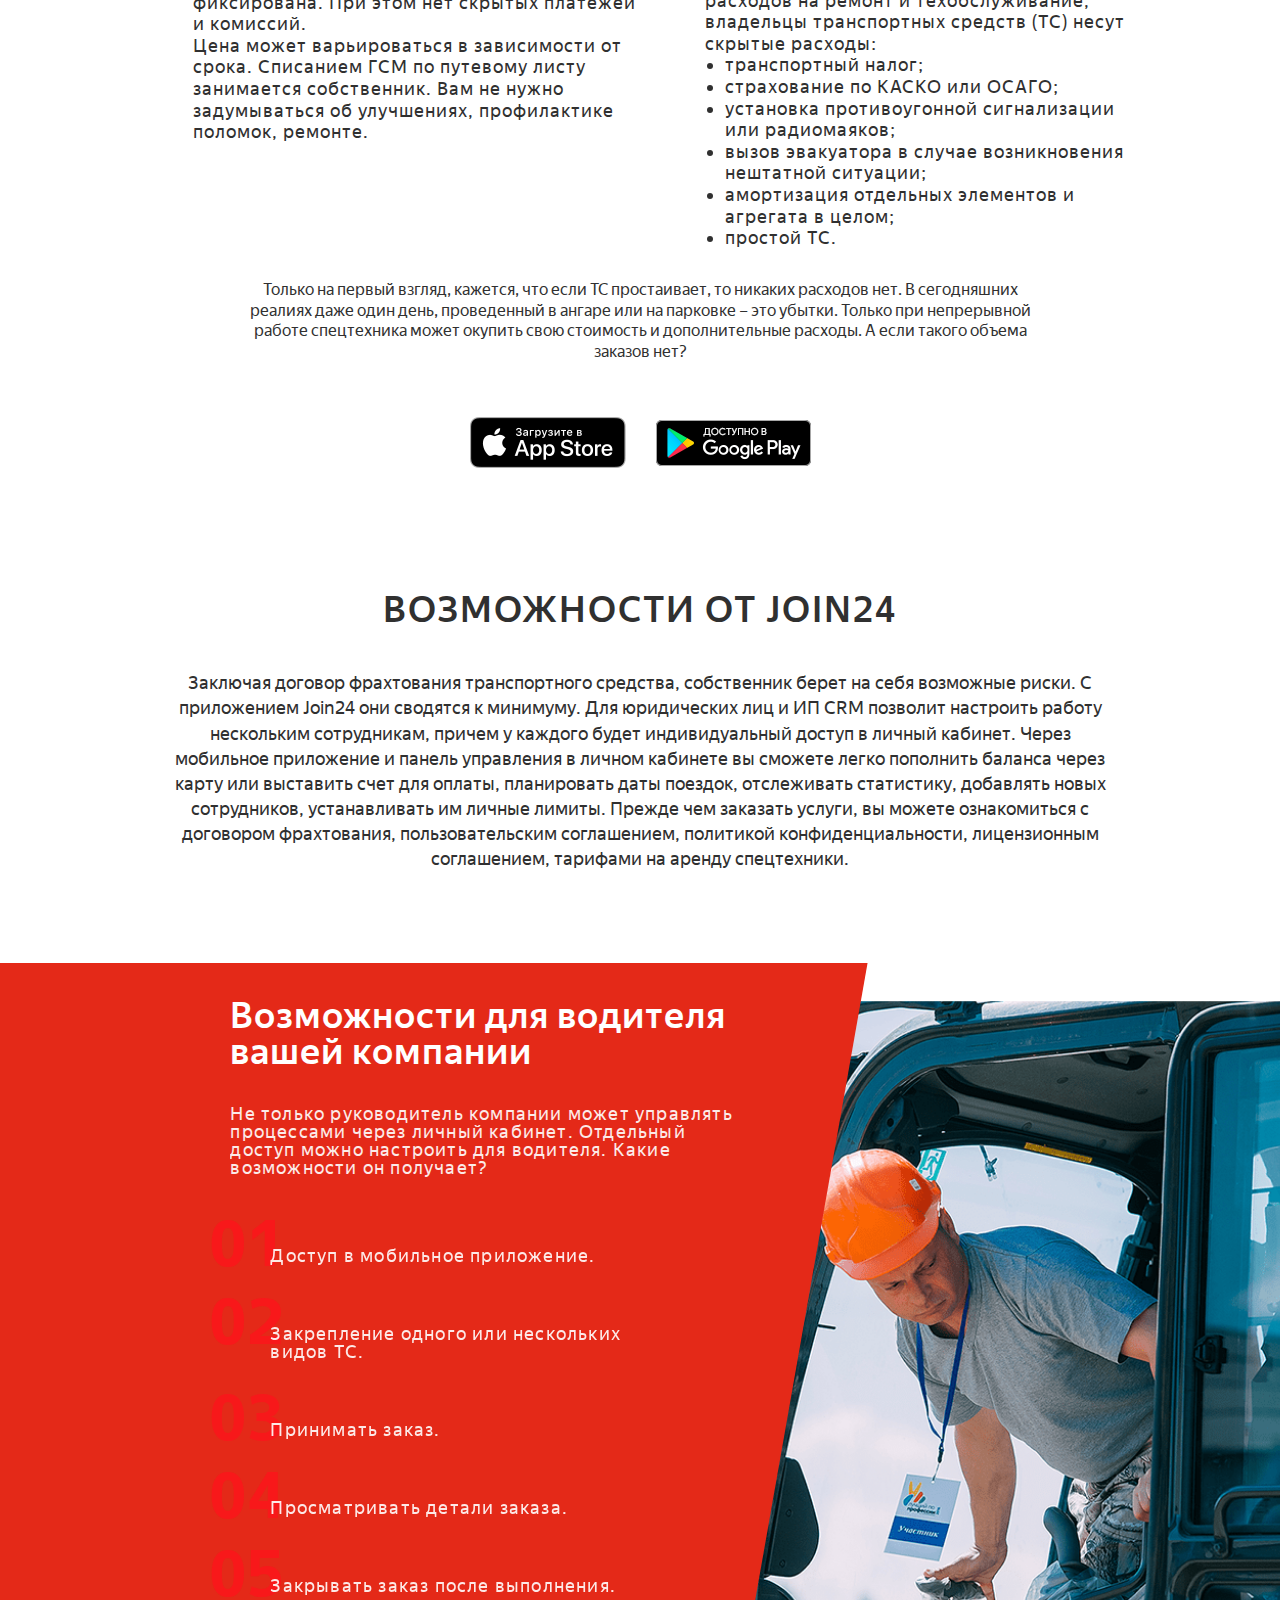
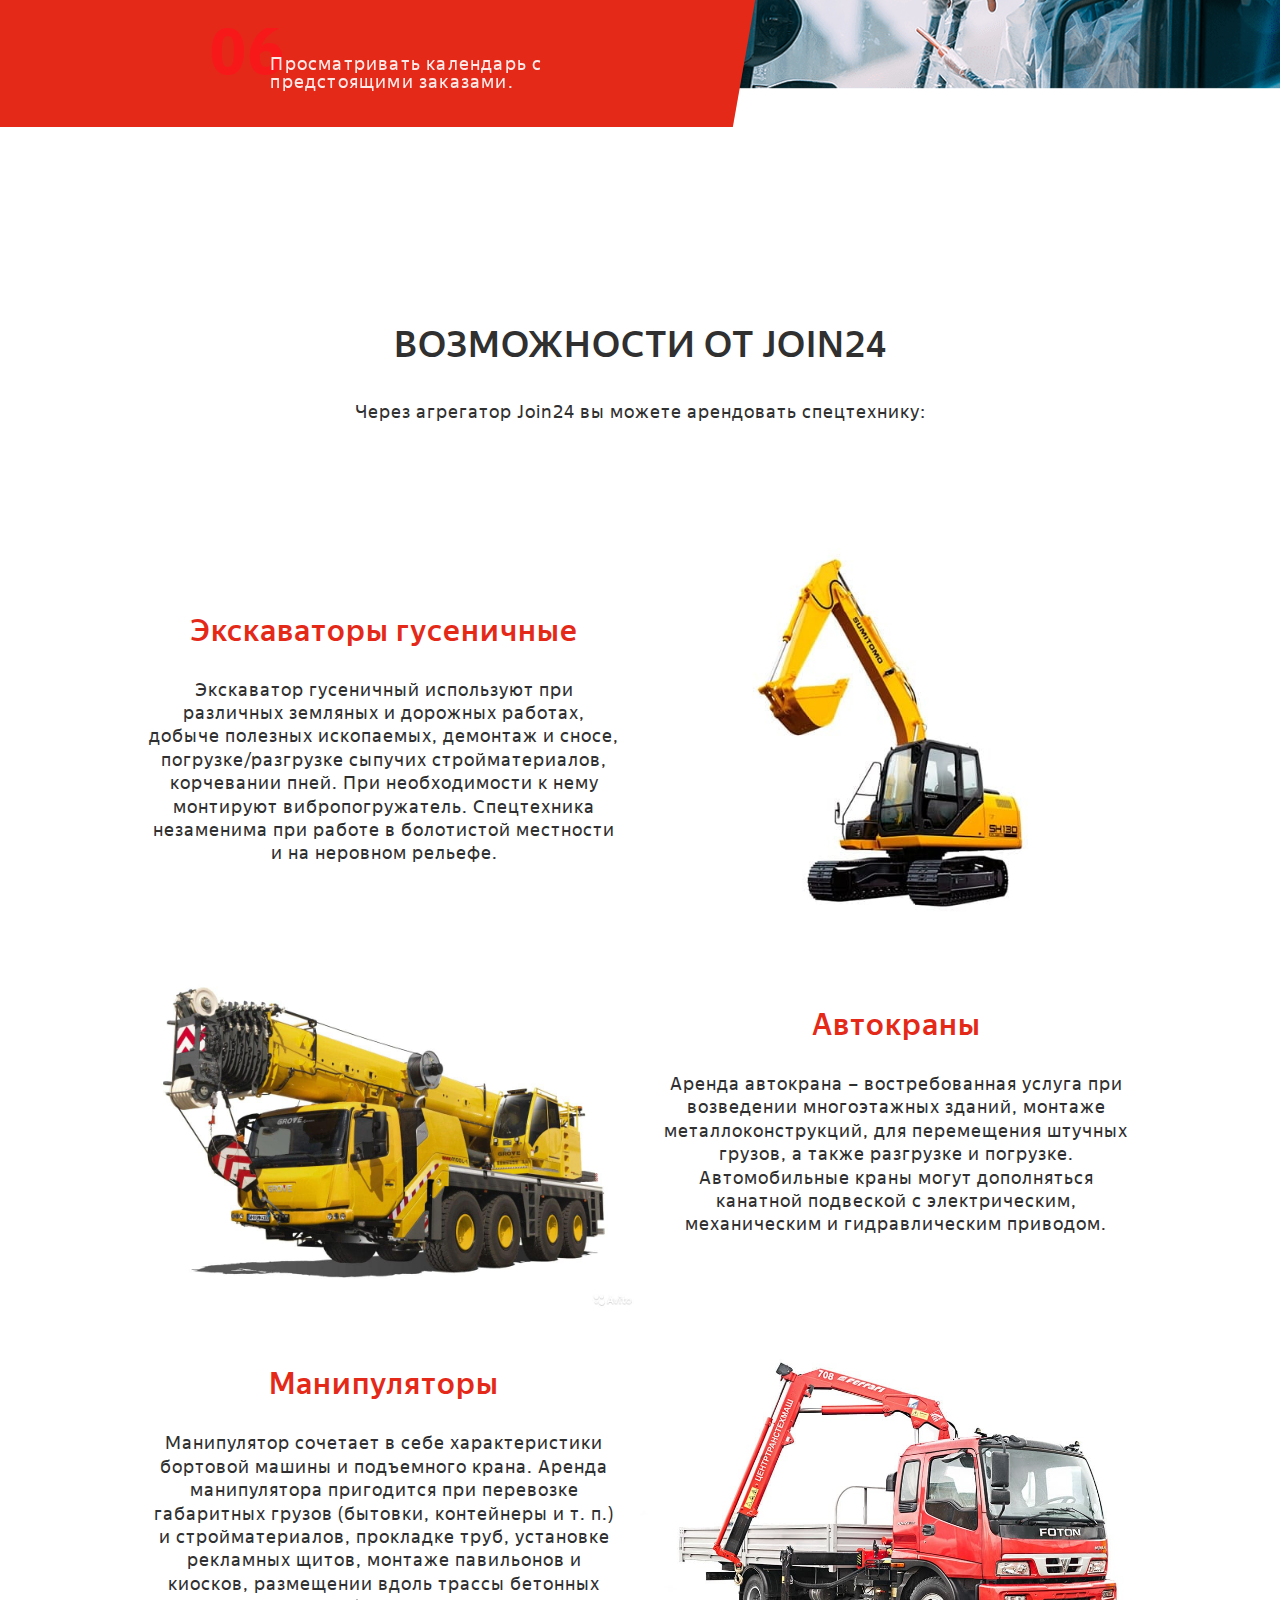
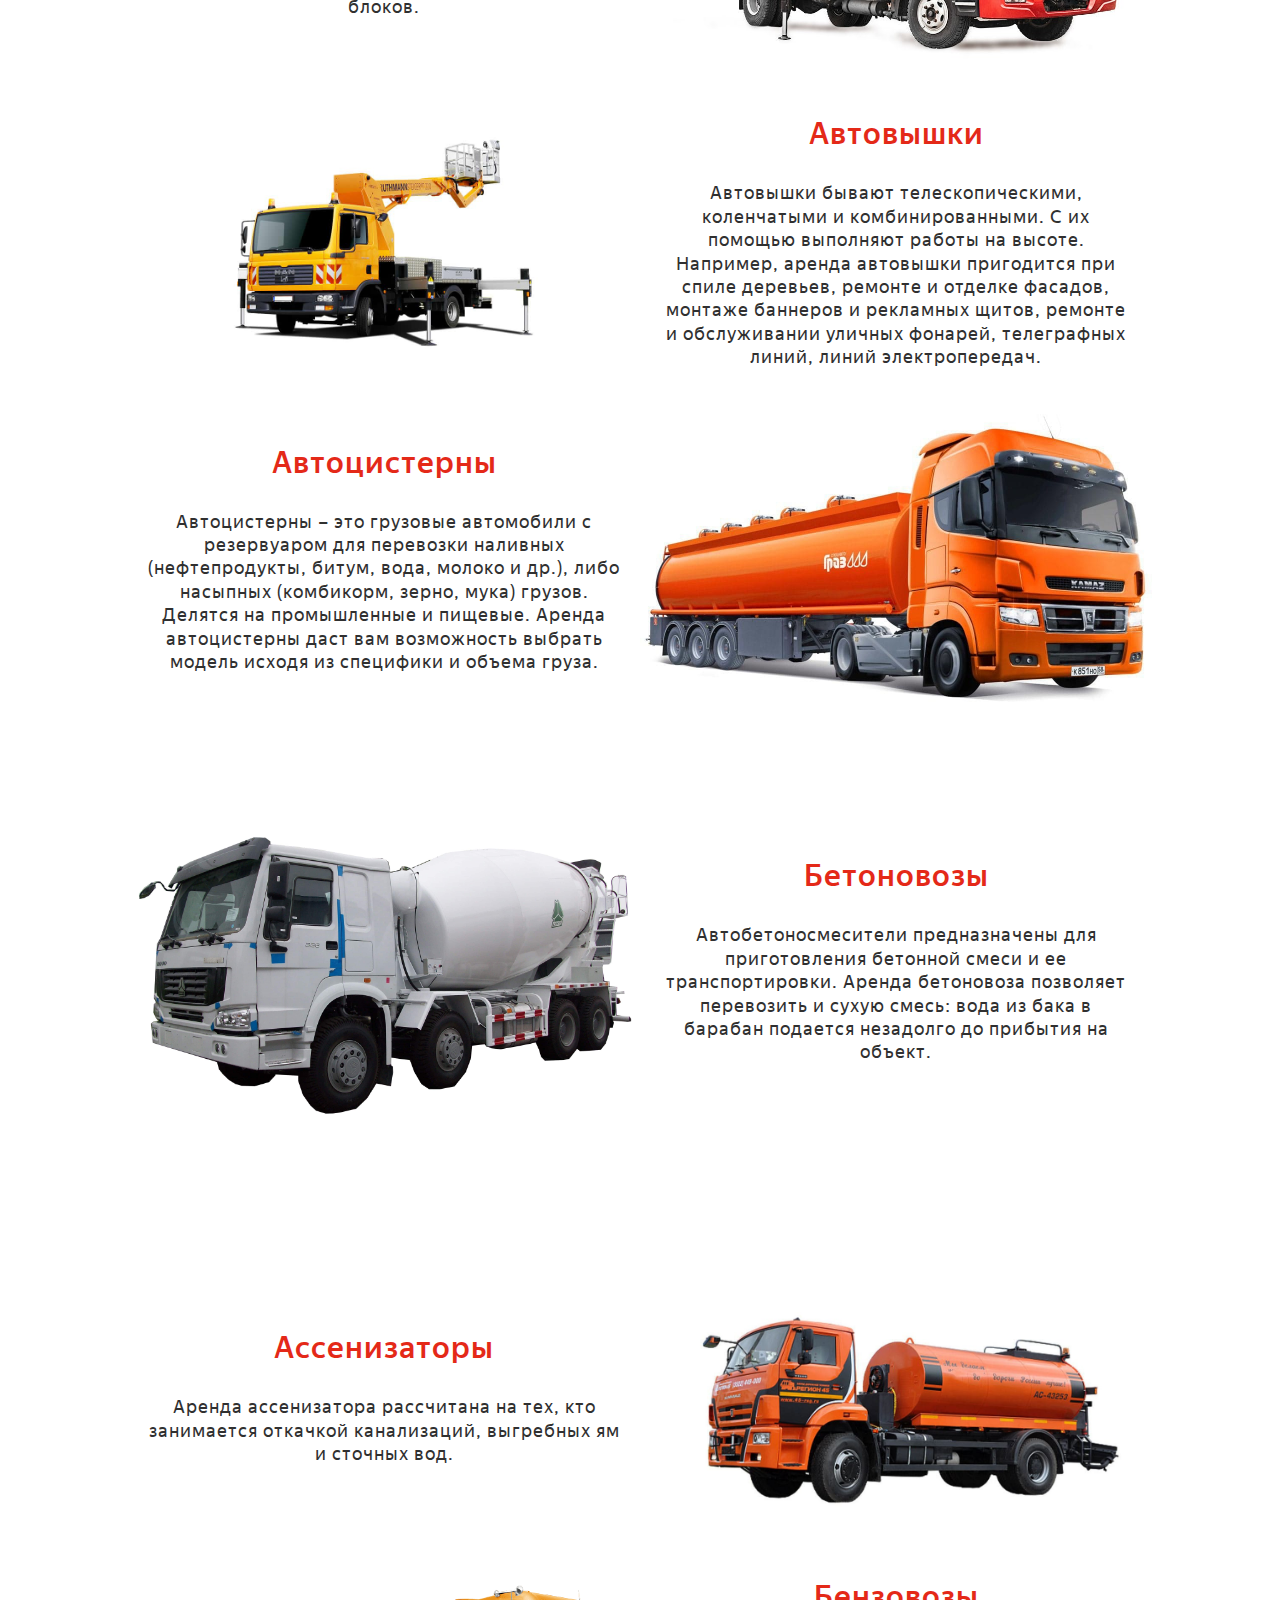
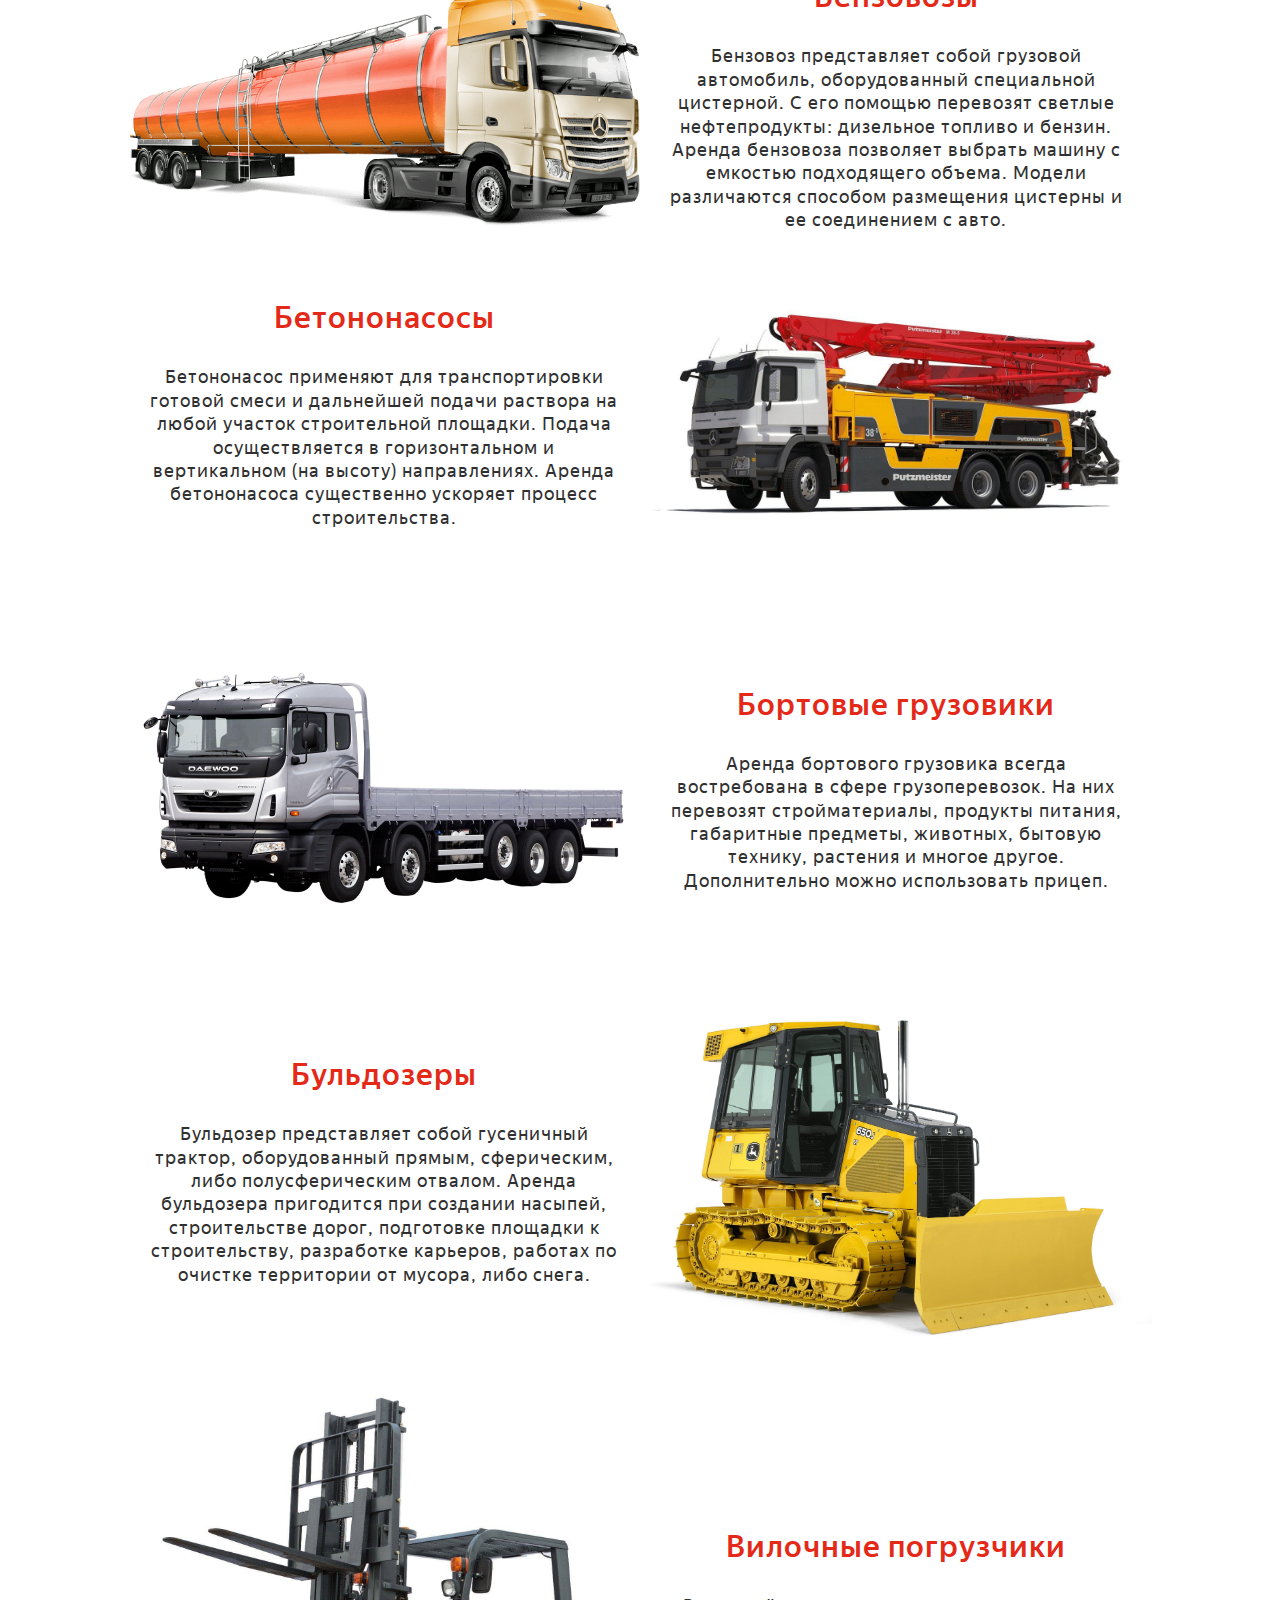
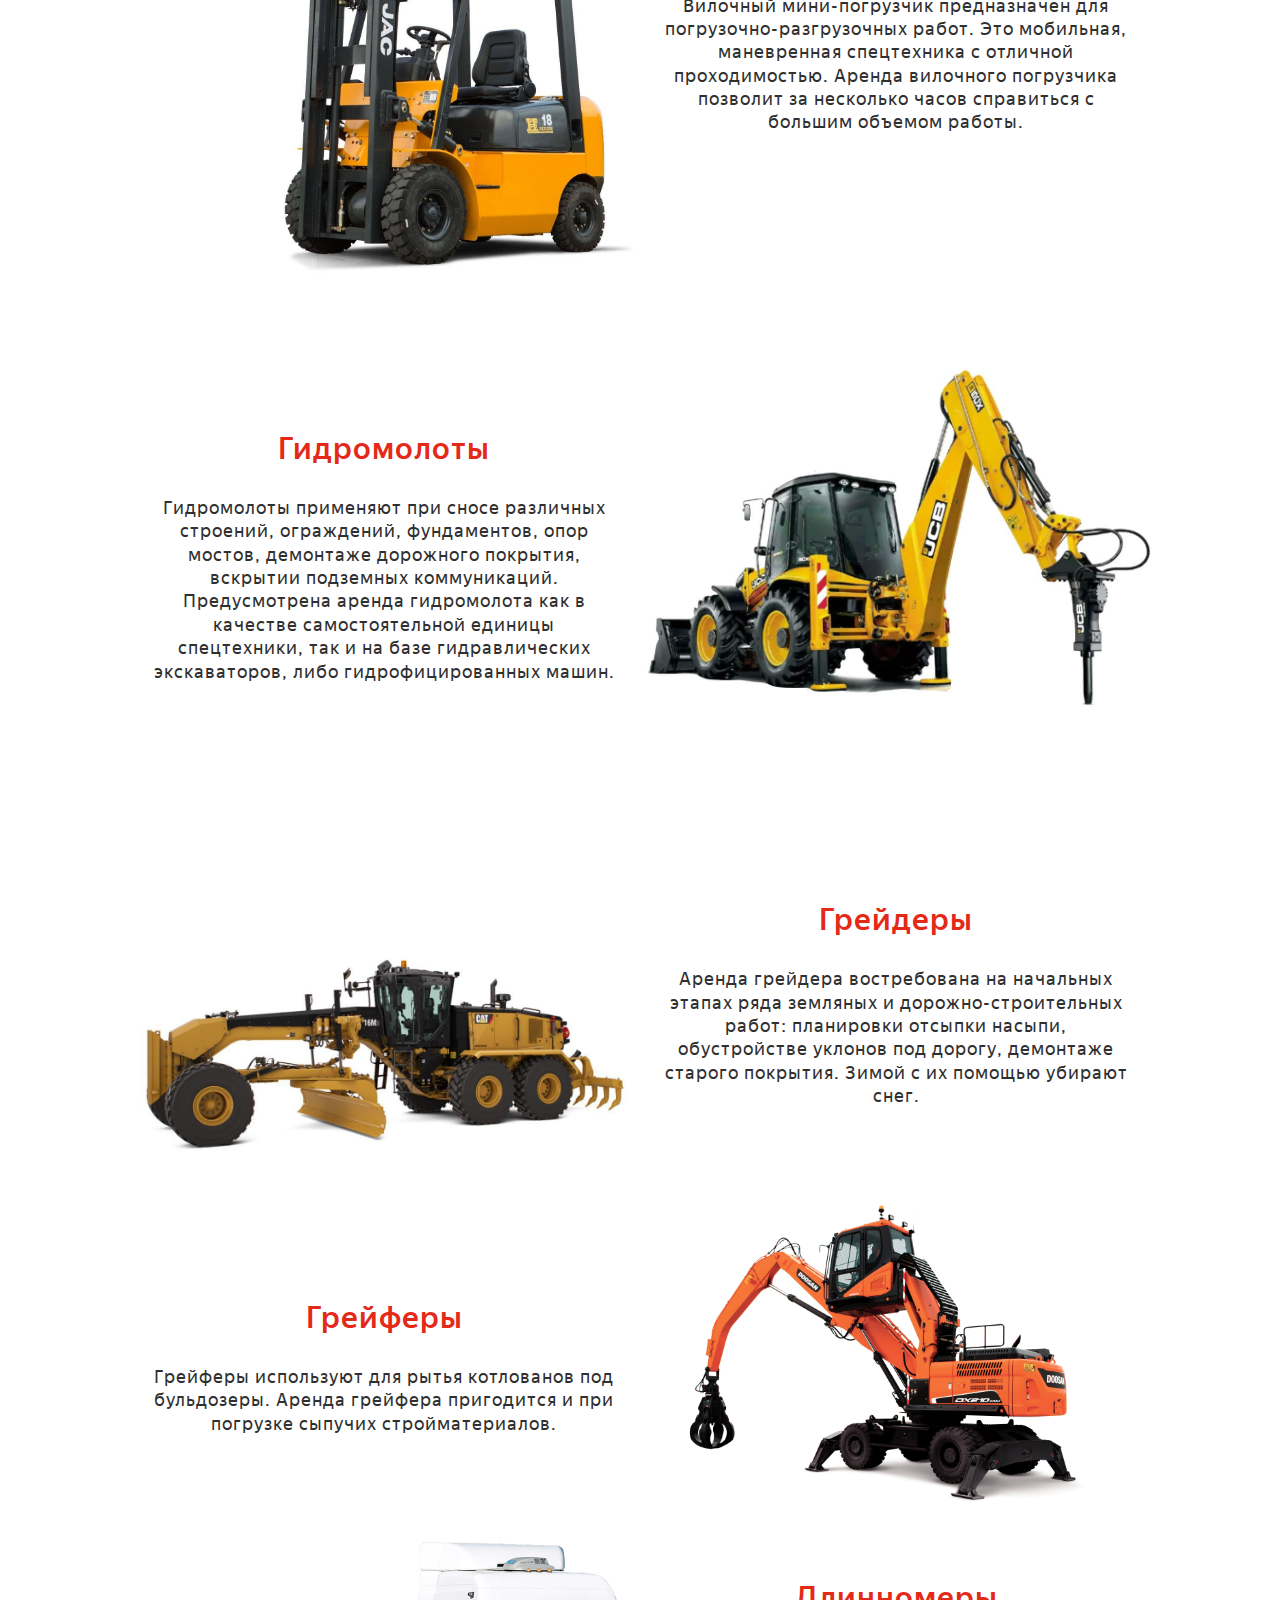
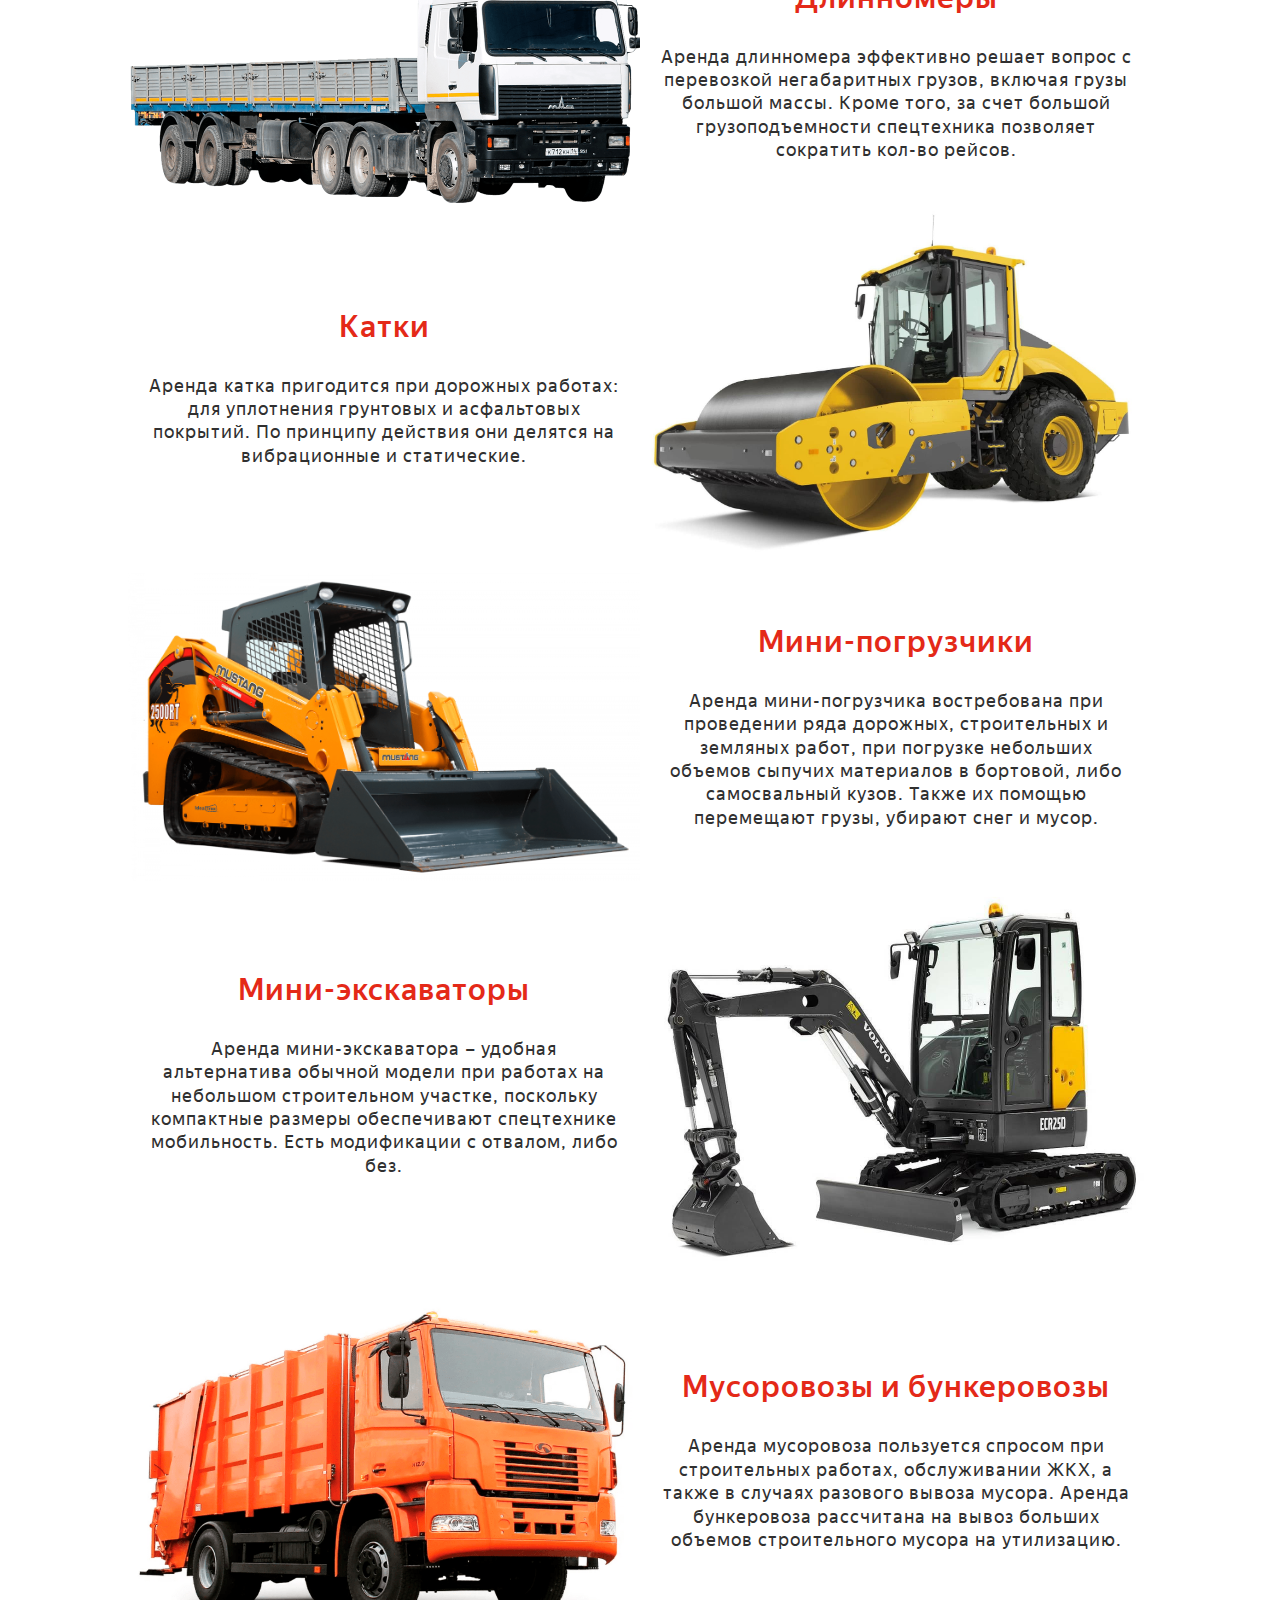
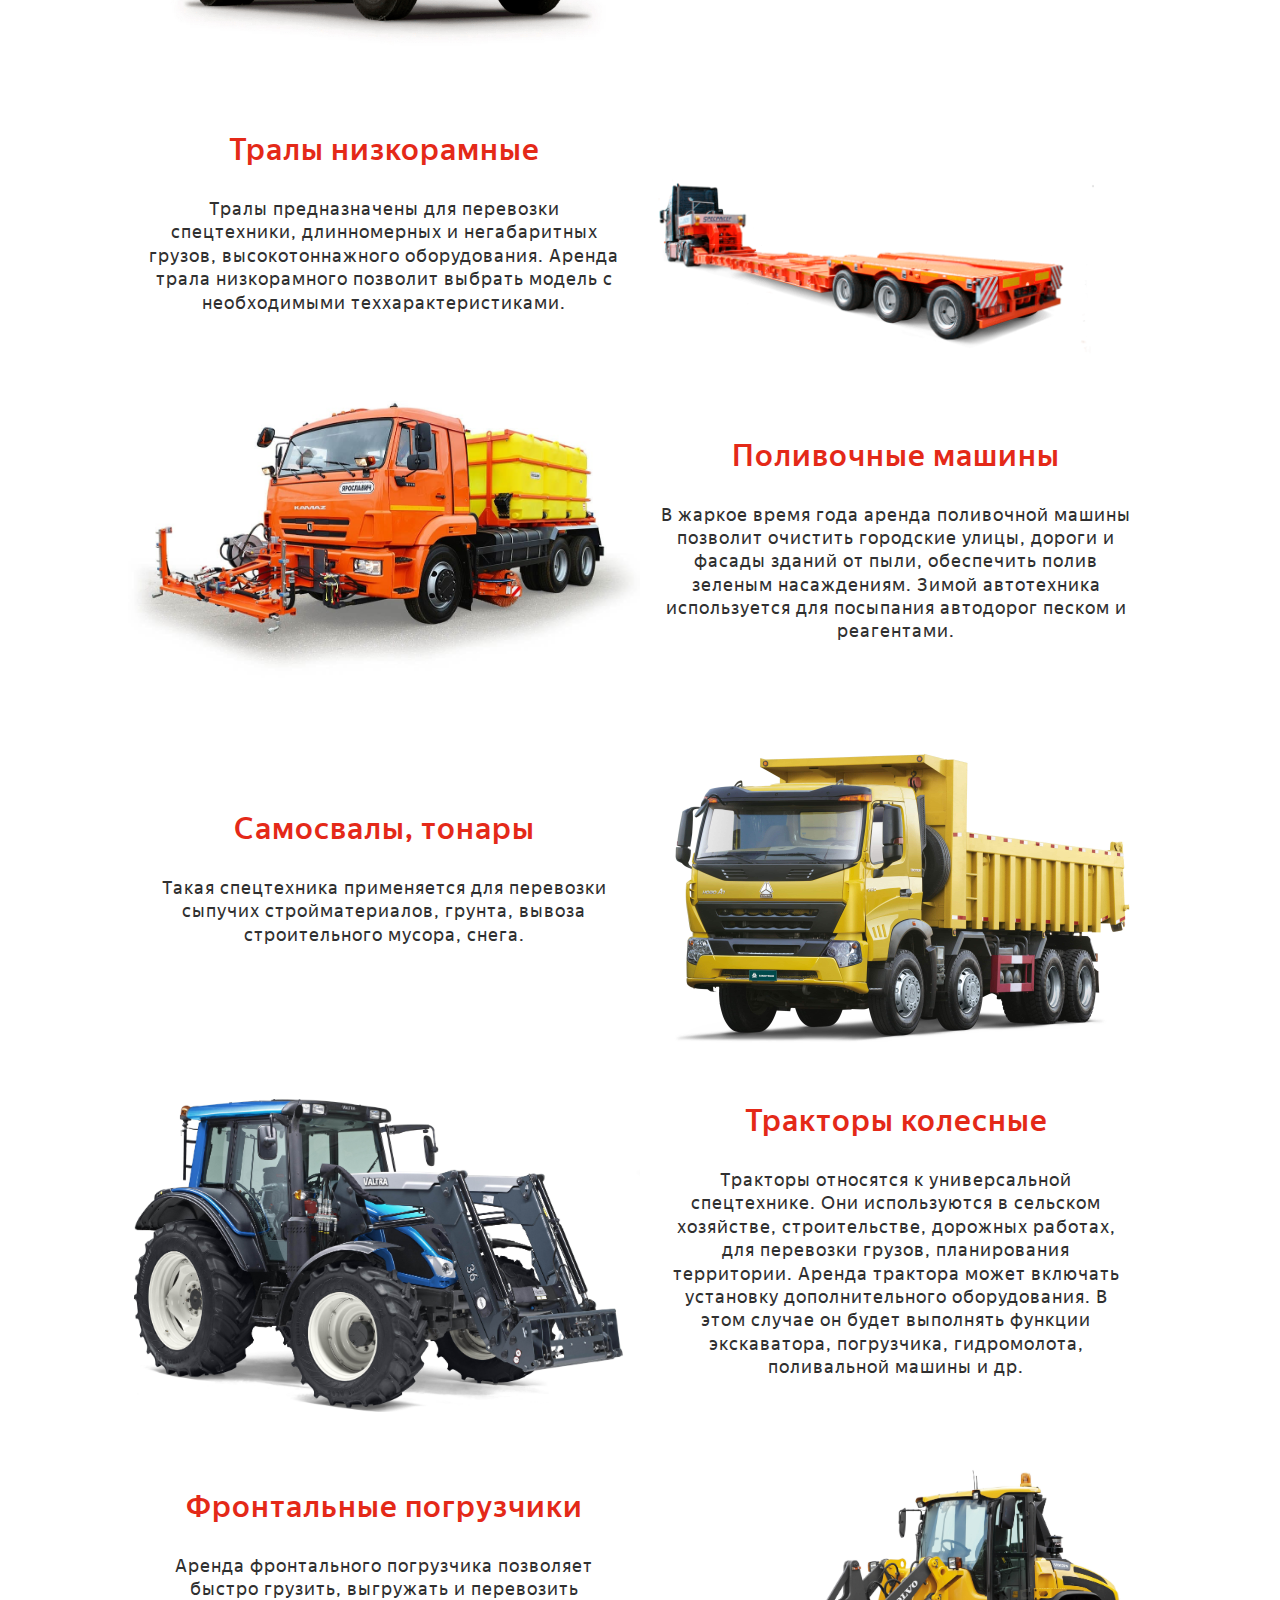
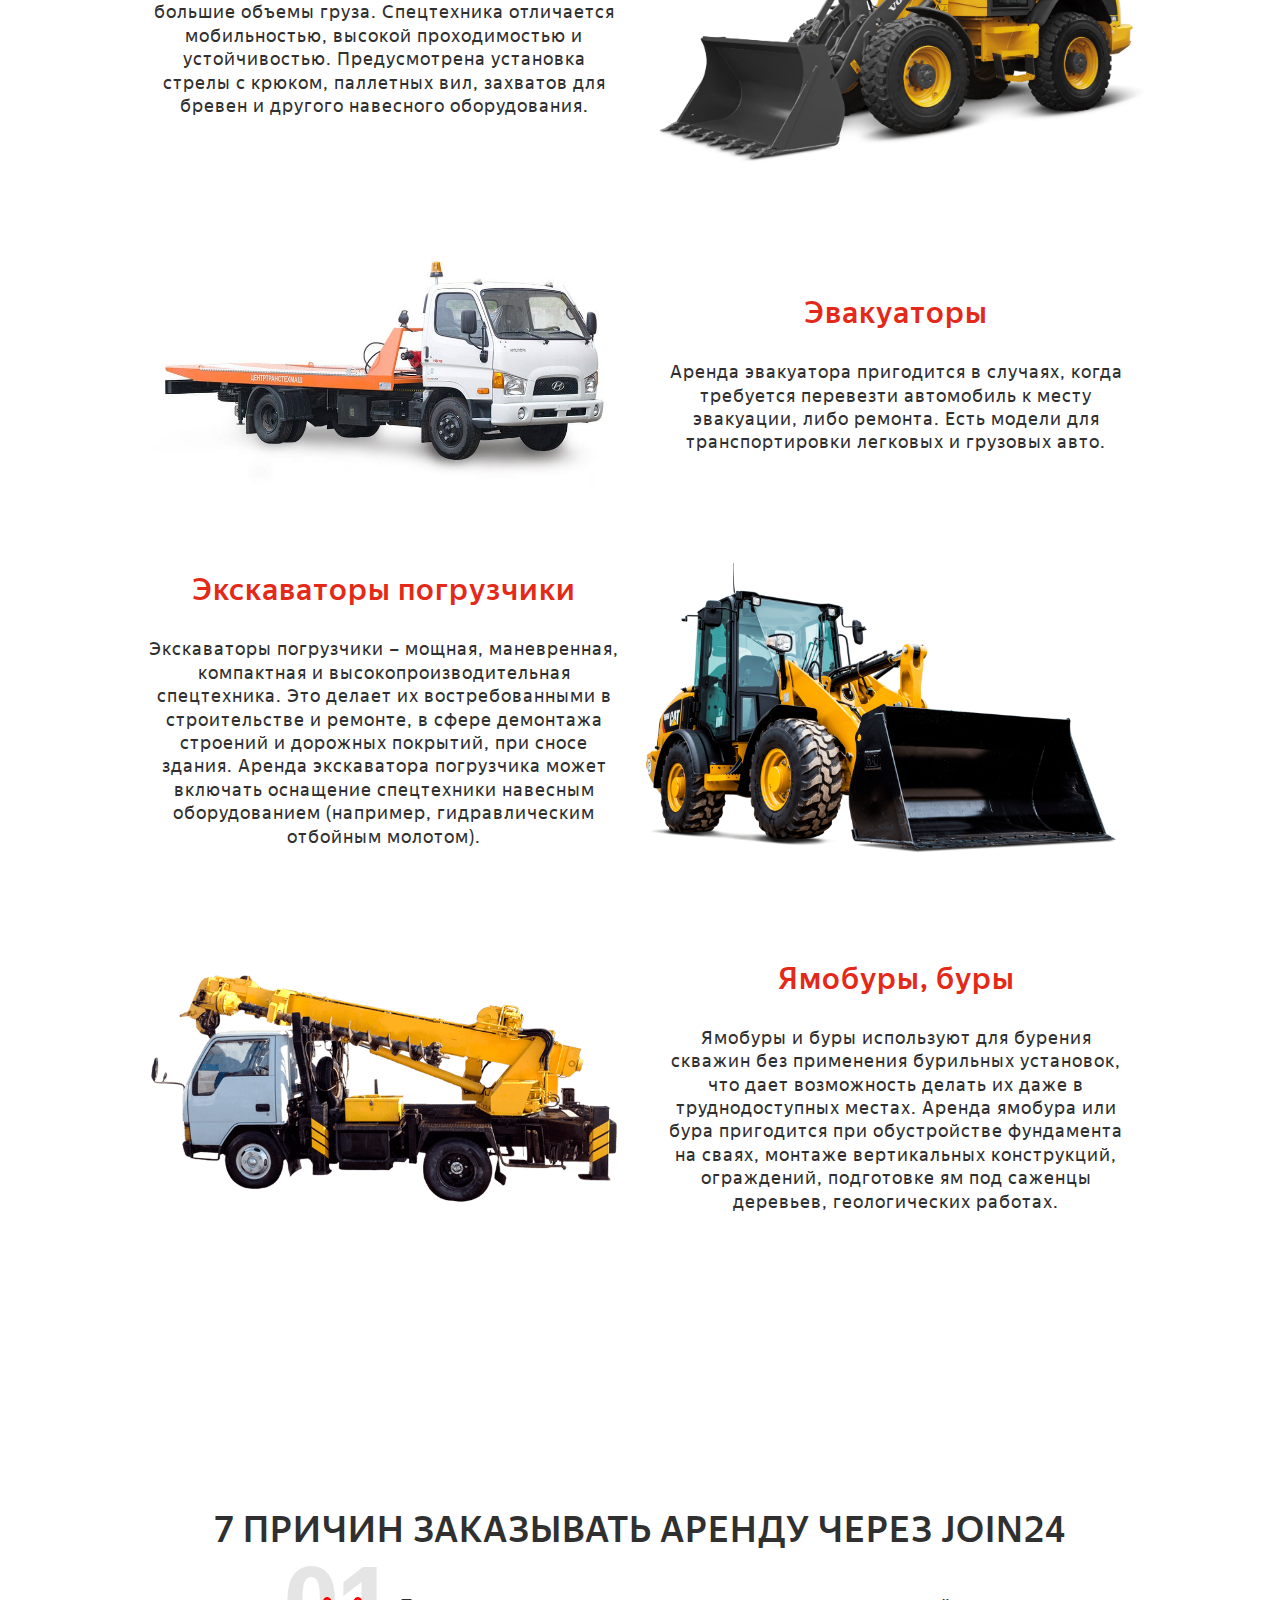
<file: special/index.html>
<!DOCTYPE html>
<html lang="en">
<head>
	<meta charset="UTF-8">
	<title>Join-закажи любую автотехнику</title>
	<meta http-equiv="X-UA-Compatible" content="IE=edge">
	<meta name="viewport" content="width=device-width, initial-scale=1">
	
	<link rel="shortcut icon" href="favicon.ico">
	
	<link rel="stylesheet" href="css/styles.min.css">
		
	<meta name="description" content="">
</head>
<body>

	<section class="header">
	    <nav class="nav">
	        <div class="wrapper wrapper--nav">
	            <a href="../index.html" class="nav__logo-wrap">
	                <img src="./img/logo2.png" alt="Join" class="nav__logo"/>
	            </a>
	            <div class="nav__links">
	                    <a href="#sevices" class="nav__link">
	                        Услуги
	                    </a>
	                    <a href="#customer" class="nav__link">
	                        Заказчикам
	                    </a>
	                    <a href="#carrier" class="nav__link">
	                        Перевозчикам
	                    </a>
	                    <a target="_blank" href="../index.html#documents" class="nav__link">
	                        Документы
	                    </a>
	                    <a href="#footer" class="nav__link">
	                        Контакты
	                    </a>
	                    <div class="nav__reg" id="registration-btn">
	                        <span class="nav__link nav__link--reg">
	                                Регистрация
	                        </span>
	                    </div>
	            </div>
	            <div class="burger">
	                <div class="burger__line"></div>
	                <div class="burger__line"></div>
	                <div class="burger__line"></div>   
	            </div>
	            <div class="burger-wrap">
	                <ul class="burger-wrap__links">
	                    <li><a class="nav__link" href="#sevices">Услуги</a></li>
	                    <li><a class="nav__link" href="#customer">Заказчикам</a></li>
	                    <li><a class="nav__link" href="#carrier">Перевозчикам</a></li>
	                    <li><a class="nav__link" target="_blank" href="../index.html#documents">Документы</a></li>
	                    <li><a class="nav__link" href="#footer">Контакты</a></li>
	                    <li style="margin-top: 20px;"><span class="nav__sublinks burger-wrap__submenu" >Регистрация</span>
	                        <ul class="burger-wrap__submenu-links">
	                            <li><a class="nav__link showDoc1" >Я заказчик</a></li>
	                            <li><a class="nav__link showDoc2" >Я перевозчик</a></li>
	                            <li><a class="nav__link showDoc3" >Я физ лицо</a></li>
	                        </ul>
	                </ul>
	            </div>
	            
	        </div>    
	    </nav>
	    <div class="header__content">
	        <div class="header__img-wrap">
	            <img class="header__img" src="./img/header_bg.png" alt="picture"/>
	        </div>
	    </div>
	    <div class="nav__popup" id="submenu">
	        <div class="nav__popup-menu">
	            <div class="popup1__close btn-close" id="btn-close">×</div>
	            <h5 class="nav__popup-title">Регистрация</h5>
	            <div class="nav__popup-links">
	                <div class="nav__popup-link showDoc1">Я заказчик</div>
	                <div class="nav__popup-link showDoc2">Я перевозчик</div>
	                <div class="nav__popup-link showDoc3">Я физ лицо</div>
	            </div>    
	        </div>
	        <div class="popup1" id="popup1">
	            <form action="POST" id="customer-mail-form" class="popup1__form">
	                <div class="popup1__close btn-close" id="btn-close">×</div>
	                <h2 class="popup1__title">Регистрационная карта пассажирской компании</h2>
	                <div class="popup1__form-group popup1__form-group--input">
	                    <label>ИНН:</label>
	                    <input type="number" class="popup1__form-control" minlength="10" maxlength="10" name="inn" id="inn" required pattern="[0-9]">
	                </div>
	                <div class="popup1__form-group popup1__form-group--input">
	                    <label>КПП:</label>
	                    <input type="number" class="popup1__form-control" maxlength="9" name="kpp" id="kpp" required pattern="[0-9]">
	                </div>
	                <div class="popup1__form-group popup1__form-group--input">
	                    <label>БИК:</label>
	                    <input type="number" class="popup1__form-control" maxlength="9" name="bik" id="bik" required pattern="[0-9]">
	                </div>
	                <div class="popup1__form-group popup1__form-group--input">
	                    <label>Р/С:</label>
	                    <input type="number" class="popup1__form-control" maxlength="20" name="rs" id="rs" required pattern="[0-9]">
	                </div>
	                <div class="popup1__form-group popup1__form-group--input">
	                    <label>Телефон (без +7):</label>
	                    <input type="number" class="popup1__form-control" maxlength="10" name="phone" id="phone" required pattern="[0-9]">
	                </div>
	                <div class="popup1__form-group popup1__form-group--input">
	                    <label>Email бухгалтерии:</label>
	                    <input type="email" class="popup1__form-control" maxlength="32" name="emailBuhg" id="emailBuhg" required>
	                </div>
	                <div class="popup1__form-group">
	                    <input type="checkbox" name="termbox" id="customer_termsId" required>
	                    <label for="customer_termsId">Я принимаю <a target="_blank" href="http://join24.ru/documents/Пользовательское%20соглашение%20для%20использования%20сервиса%20JOIN24.pdf">пользовательское соглашение</a></label>
	                </div>
	                <div class="popup1__form-group">
	                    <input type="checkbox" name="termbox" id="customer_policyId" required>
	                    <label for="customer_policyId">Я принимаю <a target="_blank" href="http://join24.ru/documents/Политика%20конфиденциальности%20join24.pdf">политику конфиденциальности</a></label>
	                </div>
	                <div class="popup1__form-group">
	                    <input type="checkbox" name="termbox" id="customer_licenseId" required>
	                    <label for="customer_licenseId">Я согласен с <a target="_blank" href="http://join24.ru/documents/Лицензионное%20соглашение%20на%20использование%20программы.pdf">лицензионным соглашением</a></label>
	                </div>
	                <div class="popup1__form-group">
	                    <input type="checkbox" name="termbox" id="customer_charteringId" required>
	                    <label for="customer_charteringId">Я принимаю условия <a target="_blank" href="http://site/documents/Договора%20фрахтования%20транспортного%20средства%20для%20перевозки%20грузов.pdf">договора фрахтования</a></label>
	                </div>
	                <input type="text" class="popup1__form-control" value="rider" name="regCardType" id="regCardType" style="display: none;">
	                <button type="submit" id="customer_submit" class="btn btn-default">Отправить</button>
	            </form>
	        </div>
	        <div class="popup1" id="popup2">
	            <form action="POST" id="carrier-mail-form" class="popup1__form">
	                <div class="popup1__close btn-close" id="btn-close">×</div>
	                <h2 class="popup1__title">Регистрационная карта транспортной компании</h2>
	                <div class="popup1__form-group popup1__form-group--input">
	                    <label>ИНН:</label>
	                    <input type="number" class="popup1__form-control" minlength="10" maxlength="10" name="inn" id="inn" required pattern="[0-9]">
	                </div>
	                <div class="popup1__form-group popup1__form-group--input">
	                    <label>КПП:</label>
	                    <input type="number" class="popup1__form-control" maxlength="9" name="kpp" id="kpp" required pattern="[0-9]">
	                </div>
	                <div class="popup1__form-group popup1__form-group--input">
	                    <label>БИК:</label>
	                    <input type="number" class="popup1__form-control" maxlength="9" name="bik" id="bik" required pattern="[0-9]">
	                </div>
	                <div class="popup1__form-group popup1__form-group--input">
	                    <label>Р/С:</label>
	                    <input type="number" class="popup1__form-control" maxlength="20" name="rs" id="rs" required pattern="[0-9]">
	                </div>
	                <div class="popup1__form-group popup1__form-group--input">
	                    <label>Телефон (без +7):</label>
	                    <input type="number" class="popup1__form-control" maxlength="10" name="phone" id="phone" required pattern="[0-9]">
	                </div>
	                <div class="popup1__form-group popup1__form-group--input">
	                    <label>Email бухгалтерии:</label>
	                    <input type="email" class="popup1__form-control" maxlength="32" name="emailBuhg" id="emailBuhg" required>
	                </div>
	                <div class="popup1__form-group">
	                    <input type="checkbox" name="termbox" id="customer_termsId" required>
	                    <label for="customer_termsId">Я принимаю <a target="_blank" href="http://join24.ru/documents/Пользовательское%20соглашение%20для%20использования%20сервиса%20JOIN24.pdf">пользовательское соглашение</a></label>
	                </div>
	                <div class="popup1__form-group">
	                    <input type="checkbox" name="termbox" id="customer_policyId" required>
	                    <label for="customer_policyId">Я принимаю <a target="_blank" href="http://join24.ru/documents/Политика%20конфиденциальности%20join24.pdf">политику конфиденциальности</a></label>
	                </div>
	                <div class="popup1__form-group">
	                    <input type="checkbox" name="termbox" id="customer_licenseId" required>
	                    <label for="customer_licenseId">Я согласен с <a target="_blank" href="http://join24.ru/documents/Лицензионное%20соглашение%20на%20использование%20программы.pdf">лицензионным соглашением</a></label>
	                </div>
	                <div class="popup1__form-group">
	                    <input type="checkbox" name="termbox" id="customer_charteringId" required>
	                    <label for="customer_charteringId">Я принимаю условия <a target="_blank" href="http://site/documents/Договора%20фрахтования%20транспортного%20средства%20для%20перевозки%20грузов.pdf">договора фрахтования</a></label>
	                </div>
	                <input type="text" class="popup1__form-control" value="rider" name="regCardType" id="regCardType" style="display: none;">
	                <button type="submit" id="customer_submit" class="btn btn-default">Отправить</button>
	            </form>
	        </div>
	        <div class="popup1" id="popup3">
	            <div action="POST" class="popup1__form">
	                <div class="popup1__close btn-close" id="btn-close">×</div>
	                <h2 class="popup1__title">Скачайте одно из наших приложений</h2>
	                <div class="apps__wrap-app">
	                    <a href="https://play.google.com/store">
	                        <img src="./img/appStore.png" alt="appstore" class="apps__app">
	                    </a>
	                    <a href="https://www.apple.com/itunes/">
	                        <img src="./img/googlePlay.png" alt="googleplay" class="apps__app">
	                    </a>
	                </div>
	            </div>
	        </div>
	        
	    </div>
	</section>

	<!-- контент страницы -->
	<section class="about" id="sevices">
	    <div class="wrapper">
	        <p class="about__text">
	            Агрегатор Join24 – это высокотехнологичная площадка с личным кабинетом, CRM, интуитивно понятным интерфейсом. Если нужно сдать или взять спецтехнику в аренду, не нужно открывать десятки сайтов и вручную сравнивать цены. Достаточно заполнить анкету и получить доступ к панели управления, загрузить на мобильный телефон приложение и получайте заказы или берите в аренду любой вид спецтехники!
	        </p>
	    </div>
	</section>
	<section class="chance">
	    <div class="wrapper">
	        <h2 class="chance__title">Выбирайте новые возможности</h2>
	        <div class="chance__content">
	            <div class="chance__items">
	                <p class="chance__text">Агрегатор Join24 удобен для всех категорий пользователей: перевозчиков, сдающих свою спецтехнику, юридических лиц и ИП, ищущих недорогую аренду самосвала, экскаватора или автокрана в Москве, и физических лиц, заказывающих услуги транспортной компании.</p>
	                <p class="chance__text">Каждый день в приложении регистрируются новые пользователи, и поэтому можете быть уверенны, что всего за один день найдете необходимую технику определенной марки и техническим характеристикам. Выбирайте новые возможности – неплохо сэкономить или хорошо зарабатывать.</p>
	            </div>
	            <div class="chance__img-wrap">
	                <img src="./img/3technica.png" alt="car" class="chance__img">
	            </div>
	        </div>
	    </div>
	</section>
	<section class="rent">
	    <div class="wrapper">
	        <h4 class="rent__title">Преимущества аренды спецтехники в Москве</h4>
	        <div class="rent__content">
	            <div class="rent__item">
	                <div class="rent__icon">
	                    <img class="rent__img" src="./img/calendar.png" alt="deal">
	                </div>
	                <div class="rent__item-title">Выполняйте задачи вовремя</div>
	                <div class="rent__text">Сложно представить современную жизнь без спецтехники. 
	                    Возведение домов и коттеджей, дорог и мостов, разработка горных пород, проведение монтажных и высотных мероприятий – это только малая часть работ, на которых она задействована. 
	                    С помощью бульдозеров выравнивают грунт и формируют уклоны будущих трасс, погрузчиков – роют траншеи, автокранов – поднимают многотонные бетонные плиты.</div>
	            </div>
	            <div class="rent__item">
	                <div class="rent__icon">
	                    <img class="rent__img" src="./img/tractor2.png" alt="deal">
	                </div>
	                <div class="rent__item-title">Большой выбор
	                    техники</div>
	                <div class="rent__text">В агрегаторе Join24 представлены грейферы, мусоровозы, поливочное оборудование в аренду. В приложении в онлайн-режиме вы можете выбрать любой вид спецтехники и заказать его на нужную дату, в заказе вы можете выбрать один вид техники или несколько, так же выбрать и необходимое количество. Поэтому вы легко и быстро сможете решить текущие задачи: доставить негабаритный или сыпучий груз по месту назначения, вывезти мусор, пробурить скважину.</div>
	            </div>
	            <div class="rent__item">
	                <div class="rent__icon">
	                    <img class="rent__img" src="./img/pay2.png" alt="deal">
	                </div>
	                <div class="rent__item-title">Никаких лишних
	                    затратжно</div>
	                <div class="rent__text">Сдать или взять спецтехнику в аренду в Москве или в другом регионе можно на любой срок: от одного дня или смены до нескольких месяцев, в зависимости от типа выполняемых задач. В течение срока действия договора вам не придется беспокоиться о техническом обслуживании, а в случае поломки будет произведен ремонт или замена. Предусмотрена гибкая система оплаты, которая позволит комфортно работать. Выполняйте задачи вовремя, а об остальном позаботится Join24.</div>
	            </div>
	        </div>
	    </div>
	</section>
	<section class="advantage">
	    <div class="wrapper">
	        <h2 class="advantage__title">почему аренда выгоднее,<br>чем приобретение в собственность</h2>
	        <p class="advantage__description">Не всегда покупка строительной спецтехники и передача на баланс компании экономически целесообразно. Даже если по роду деятельности требуется наличие собственного автопарка, аренда гораздо выгоднее, чем приобретение в собственность. Давайте сравним вместе.</p>
	        <div class="advantage__wrap">
	            <div class="advantage__content">
	                <div class="advantage__wrap-img">
	                    <img src="./img/purchase.png" alt="list-icon" class="advantage__img">
	                    <span class="advantage__number">01</span>
	                    <h3 class="advantage__subtitle">АРЕНДА</h3>
	                </div>
	                <div class="advantage__content-item">
	                    <p>Аренда в Москве. Стоимость в сервисе Join24 фиксирована. При этом нет скрытых платежей и комиссий.<br>Цена может варьироваться в зависимости от срока. Списанием ГСМ по путевому листу занимается собственник. Вам не нужно задумываться об улучшениях, профилактике поломок, ремонте.
	                    </p>
	                            
	                </div>
	            </div>
	            <div class="advantage__content">
	                <div class="advantage__wrap-img">
	                    <img src="./img/pay.png" alt="clock" class="advantage__img">
	                    <span class="advantage__number">02</span>
	                    <h3 class="advantage__subtitle">ПОКУПКА</h3>
	                </div>
	                <div class="advantage__content-item">
	                    <ul class="advantage__lists">Приобретение в собственность. Помимо расходов на ремонт и техобслуживание, владельцы транспортных средств (ТС) несут скрытые расходы:
	                        <li class="advantage__list">транспортный налог;</li>
	                        <li class="advantage__list">страхование по КАСКО или ОСАГО;</li>
	                        <li class="advantage__list">установка противоугонной сигнализации или радиомаяков;</li>
	                        <li class="advantage__list">вызов эвакуатора в случае возникновения нештатной ситуации;</li>
	                        <li class="advantage__list">амортизация отдельных элементов и агрегата в целом;</li>
	                        <li class="advantage__list">простой ТС.</li>
	                    </ul>
	                </div>
	            </div>
	        </div>    
	    </div>
	</section>
	<section class="apps">
	    <div class="wrapper">
	        <p class="apps__discription">Только на первый взгляд, кажется, что если ТС простаивает, то никаких расходов нет. В сегодняшних реалиях даже один день, проведенный в ангаре или на парковке – это убытки. Только при непрерывной работе спецтехника может окупить свою стоимость и дополнительные расходы. А если такого объема заказов нет?</p>
	        <div class="apps__wrap-app">
	            <a href="#">
	                <img src="./img/appStore.png" alt="appstore" class="apps__app">
	            </a>
	            <a href="#">
	                <img src="./img/googlePlay.png" alt="googleplay" class="apps__app">
	            </a>
	        </div>
	        <h3 class="apps__title">Возможности от Join24</h3>
	        <p class="apps__text">Заключая договор фрахтования транспортного средства, собственник берет на себя возможные риски. С приложением Join24 они сводятся к минимуму. Для юридических лиц и ИП CRM позволит настроить работу нескольким сотрудникам, причем у каждого будет индивидуальный доступ в личный кабинет. Через мобильное приложение и панель управления в личном кабинете вы сможете легко пополнить баланса через карту или выставить счет для оплаты, планировать даты поездок, отслеживать статистику, добавлять новых сотрудников, устанавливать им личные лимиты. Прежде чем заказать услуги, вы можете ознакомиться с договором фрахтования, пользовательским соглашением, политикой конфиденциальности, лицензионным соглашением, тарифами на аренду спецтехники.</p>
	    </div>
	</section>
	<section class="possibility">
	        <img class="possibility__bg" src="./img/bg_possibility.png" alt="workers">
	        <div class="possibility__content">
	            <h3 class="possibility__title">Возможности для водителя<br>
	            вашей компании</h3>
	            <p class="possibility__text">Не только руководитель компании может управлять процессами через личный кабинет. Отдельный доступ можно настроить для водителя. Какие возможности он получает?
	            </p>
	           <ul class="possibility__list">
	               <li class="possibility__item"><span class="possibility__number">01</span>Доступ в мобильное приложение.</li>
	               <li class="possibility__item"><span class="possibility__number">02</span>Закрепление одного или нескольких<br>видов ТС.</li>
	               <li class="possibility__item"><span class="possibility__number">03</span>Принимать заказ.</li>
	               <li class="possibility__item"><span class="possibility__number">04</span>Просматривать детали заказа.</li>
	               <li class="possibility__item"><span class="possibility__number">05</span>Закрывать заказ после выполнения.</li>
	               <li class="possibility__item"><span class="possibility__number">06</span>Просматривать календарь с<br>предстоящими заказами.</li>
	           </ul>
	        </div>
	</section>
	<section class="preview" id="customer">
	    <div class="wrapper">
	        <h3 class="preview__title">Возможности от Join24</h3>
	        <p class="preview__description">Через агрегатор Join24 вы можете арендовать спецтехнику:</p>
	        <div class="preview__items">
	            <div class="preview__item">
	                <div class="preview__content">
	                    <h5 class="preview__name">Экскаваторы гусеничные</h5>
	                    <p class="preview__text">Экскаватор гусеничный используют при различных земляных и дорожных работах, добыче полезных ископаемых, демонтаж и сносе, погрузке/разгрузке сыпучих стройматериалов, корчевании пней. При необходимости к нему монтируют вибропогружатель. Спецтехника незаменима при работе в болотистой местности и на неровном рельефе. </p>
	                </div>
	                <div class="preview__img-wrap">
	                    <img src="./img/эксковатор.jpg" alt="эксковатор" class="preview__img">
	                </div>
	            </div>
	            <div class="preview__item">
	                <div class="preview__content">
	                    <h5 class="preview__name">Автокраны</h5>
	                    <p class="preview__text">Аренда автокрана – востребованная услуга при возведении многоэтажных зданий, монтаже металлоконструкций, для перемещения штучных грузов, а также разгрузке и погрузке. Автомобильные краны могут дополняться канатной подвеской с электрическим, механическим и гидравлическим приводом.</p>
	                </div>
	                <div class="preview__img-wrap">
	                    <img src="./img/Автокраны.jpg" alt="Автокраны" class="preview__img">
	                </div>
	            </div>
	            <div class="preview__item">
	                <div class="preview__content">
	                    <h5 class="preview__name">Манипуляторы</h5>
	                    <p class="preview__text">Манипулятор сочетает в себе характеристики бортовой машины и подъемного крана. Аренда манипулятора пригодится при перевозке габаритных грузов (бытовки, контейнеры и т. п.) и стройматериалов, прокладке труб, установке рекламных щитов, монтаже павильонов и киосков, размещении вдоль трассы бетонных блоков.</p>
	                </div>
	                <div class="preview__img-wrap">
	                    <img src="./img/Манипуляторы.jpg" alt="Манипуляторы" class="preview__img">
	                </div>
	            </div>
	            <div class="preview__item">
	                <div class="preview__content">
	                    <h5 class="preview__name">Автовышки</h5>
	                    <p class="preview__text">Автовышки бывают телескопическими, коленчатыми и комбинированными. С их помощью выполняют работы на высоте. Например, аренда автовышки пригодится при спиле деревьев, ремонте и отделке фасадов, монтаже баннеров и рекламных щитов, ремонте и обслуживании уличных фонарей, телеграфных линий, линий электропередач.</p>
	                </div>
	                <div class="preview__img-wrap">
	                    <img src="./img/Автовышки.jpg" alt="Автовышки" class="preview__img">
	                </div>
	            </div>
	            <div class="preview__item">
	                <div class="preview__content">
	                    <h5 class="preview__name">Автоцистерны</h5>
	                    <p class="preview__text">Автоцистерны – это грузовые автомобили с резервуаром для перевозки наливных (нефтепродукты, битум, вода, молоко и др.), либо насыпных (комбикорм, зерно, мука) грузов. Делятся на промышленные и пищевые. Аренда автоцистерны даст вам возможность выбрать модель исходя из специфики и объема груза.</p>
	                </div>
	                <div class="preview__img-wrap">
	                    <img src="./img/Автоцистерны.jpg" alt="Автоцистерны" class="preview__img">
	                </div>
	            </div>
	            <div class="preview__item">
	                <div class="preview__content">
	                    <h5 class="preview__name">Бетоновозы</h5>
	                    <p class="preview__text">Автобетоносмесители предназначены для приготовления бетонной смеси и ее транспортировки. Аренда бетоновоза позволяет перевозить и сухую смесь: вода из бака в барабан подается незадолго до прибытия на объект.</p>
	                </div>
	                <div class="preview__img-wrap">
	                    <img src="./img/бетоновозы.jpg" alt="бетоновозы" class="preview__img">
	                </div>
	            </div>
	            <div class="preview__item">
	                <div class="preview__content">
	                    <h5 class="preview__name">Ассенизаторы</h5>
	                    <p class="preview__text">Аренда ассенизатора рассчитана на тех, кто занимается откачкой канализаций, выгребных ям и сточных вод.</p>
	                </div>
	                <div class="preview__img-wrap">
	                    <img src="./img/Ассенизаторы.jpg" alt="Ассенизаторы" class="preview__img">
	                </div>
	            </div>
	            <div class="preview__item">
	                <div class="preview__content">
	                    <h5 class="preview__name">Бензовозы</h5>
	                    <p class="preview__text">Бензовоз представляет собой грузовой автомобиль, оборудованный специальной цистерной. С его помощью перевозят светлые нефтепродукты: дизельное топливо и бензин. Аренда бензовоза позволяет выбрать машину с емкостью подходящего объема. Модели различаются способом размещения цистерны и ее соединением с авто.</p>
	                </div>
	                <div class="preview__img-wrap">
	                    <img src="./img/Бензовозы.png" alt="бетоновозы" class="preview__img">
	                </div>
	            </div>
	            <div class="preview__item">
	                <div class="preview__content">
	                    <h5 class="preview__name">Бетононасосы</h5>
	                    <p class="preview__text">Бетононасос применяют для транспортировки готовой смеси и дальнейшей подачи раствора на любой участок строительной площадки. Подача осуществляется в горизонтальном и вертикальном (на высоту) направлениях. Аренда бетононасоса существенно ускоряет процесс строительства.</p>
	                </div>
	                <div class="preview__img-wrap">
	                    <img src="./img/Бетононасосы.jpg" alt="Бетононасосы" class="preview__img">
	                </div>
	            </div>
	            <div class="preview__item">
	                <div class="preview__content">
	                    <h5 class="preview__name">Бортовые грузовики</h5>
	                    <p class="preview__text">Аренда бортового грузовика всегда востребована в сфере грузоперевозок. На них перевозят стройматериалы, продукты питания, габаритные предметы, животных, бытовую технику, растения и многое другое. Дополнительно можно использовать прицеп.</p>
	                </div>
	                <div class="preview__img-wrap">
	                    <img src="./img/Бортовые-грузовики.jpg" alt="Бортовые-грузовики" class="preview__img">
	                </div>
	            </div>
	            <div class="preview__item">
	                <div class="preview__content">
	                    <h5 class="preview__name">Бульдозеры</h5>
	                    <p class="preview__text">Бульдозер представляет собой гусеничный трактор, оборудованный прямым, сферическим, либо полусферическим отвалом. Аренда бульдозера пригодится при создании насыпей, строительстве дорог, подготовке площадки к строительству, разработке карьеров, работах по очистке территории от мусора, либо снега.</p>
	                </div>
	                <div class="preview__img-wrap">
	                    <img src="./img/Бульдозеры.jpg" alt="Бульдозеры" class="preview__img">
	                </div>
	            </div>
	            <div class="preview__item">
	                <div class="preview__content">
	                    <h5 class="preview__name">Вилочные погрузчики</h5>
	                    <p class="preview__text">Вилочный мини-погрузчик предназначен для погрузочно-разгрузочных работ. Это мобильная, маневренная спецтехника с отличной проходимостью. Аренда вилочного погрузчика позволит за несколько часов справиться с большим объемом работы.</p>
	                </div>
	                <div class="preview__img-wrap">
	                    <img src="./img/Вилочные-погрузчики.jpg" alt="Вилочные-погрузчики" class="preview__img">
	                </div>
	            </div>
	            <div class="preview__item">
	                <div class="preview__content">
	                    <h5 class="preview__name">Гидромолоты</h5>
	                    <p class="preview__text">Гидромолоты применяют при сносе различных строений, ограждений, фундаментов, опор мостов, демонтаже дорожного покрытия, вскрытии подземных коммуникаций. Предусмотрена аренда гидромолота как в качестве самостоятельной единицы спецтехники, так и на базе гидравлических экскаваторов, либо гидрофицированных машин.</p>
	                </div>
	                <div class="preview__img-wrap">
	                    <img src="./img/Гидромолоты.jpg" alt="Гидромолоты" class="preview__img">
	                </div>
	            </div>
	            <div class="preview__item">
	                <div class="preview__content">
	                    <h5 class="preview__name">Грейдеры</h5>
	                    <p class="preview__text">Аренда грейдера востребована на начальных этапах ряда земляных и дорожно-строительных работ: планировки отсыпки насыпи, обустройстве уклонов под дорогу, демонтаже старого покрытия. Зимой с их помощью убирают снег.</p>
	                </div>
	                <div class="preview__img-wrap">
	                    <img src="./img/graider.jpg" alt="Грейдеры" class="preview__img">
	                </div>
	            </div>
	            <div class="preview__item">
	                <div class="preview__content">
	                    <h5 class="preview__name">Грейферы</h5>
	                    <p class="preview__text">Грейферы используют для рытья котлованов под бульдозеры. Аренда грейфера пригодится и при погрузке сыпучих стройматериалов.</p>
	                </div>
	                <div class="preview__img-wrap">
	                    <img src="./img/graifer.jpg" alt="Грейферы" class="preview__img">
	                </div>
	            </div>
	            <div class="preview__item">
	                <div class="preview__content">
	                    <h5 class="preview__name">Длинномеры</h5>
	                    <p class="preview__text">Аренда длинномера эффективно решает вопрос с перевозкой негабаритных грузов, включая грузы большой массы. Кроме того, за счет большой грузоподъемности спецтехника позволяет сократить кол-во рейсов.</p>
	                </div>
	                <div class="preview__img-wrap">
	                    <img src="./img/Длинномеры.png" alt="Длинномеры" class="preview__img">
	                </div>
	            </div>
	            <div class="preview__item">
	                <div class="preview__content">
	                    <h5 class="preview__name">Катки</h5>
	                    <p class="preview__text">Аренда катка пригодится при дорожных работах: для уплотнения грунтовых и асфальтовых покрытий. По принципу действия они делятся на вибрационные и статические.</p>
	                </div>
	                <div class="preview__img-wrap">
	                    <img src="./img/Катки.jpg" alt="Катки" class="preview__img">
	                </div>
	            </div>
	            <div class="preview__item">
	                <div class="preview__content">
	                    <h5 class="preview__name">Мини-погрузчики</h5>
	                    <p class="preview__text">Аренда мини-погрузчика востребована при проведении ряда дорожных, строительных и земляных работ, при погрузке небольших объемов сыпучих материалов в бортовой, либо самосвальный кузов. Также их помощью перемещают грузы, убирают снег и мусор.</p>
	                </div>
	                <div class="preview__img-wrap">
	                    <img src="./img/Мини-погрузчики.png" alt="Мини-погрузчики" class="preview__img">
	                </div>
	            </div>
	            <div class="preview__item">
	                <div class="preview__content">
	                    <h5 class="preview__name">Мини-экскаваторы</h5>
	                    <p class="preview__text">Аренда мини-экскаватора – удобная альтернатива обычной модели при работах на небольшом строительном участке, поскольку компактные размеры обеспечивают спецтехнике мобильность. Есть модификации с отвалом, либо без.</p>
	                </div>
	                <div class="preview__img-wrap">
	                    <img src="./img/Мини-экскаваторы.jpg" alt="Мини-экскаваторы." class="preview__img">
	                </div>
	            </div>
	            <div class="preview__item">
	                <div class="preview__content">
	                    <h5 class="preview__name">Мусоровозы и бункеровозы</h5>
	                    <p class="preview__text">Аренда мусоровоза пользуется спросом при строительных работах, обслуживании ЖКХ, а также в случаях разового вывоза мусора. Аренда бункеровоза рассчитана на вывоз больших объемов строительного мусора на утилизацию.</p>
	                </div>
	                <div class="preview__img-wrap">
	                    <img src="./img/Мусоровозы.png" alt="Мусоровозы" class="preview__img">
	                </div>
	            </div>
	            <div class="preview__item">
	                <div class="preview__content">
	                    <h5 class="preview__name">Тралы низкорамные</h5>
	                    <p class="preview__text">Тралы предназначены для перевозки спецтехники, длинномерных и негабаритных грузов, высокотоннажного оборудования. Аренда трала низкорамного позволит выбрать модель с необходимыми теххарактеристиками.</p>
	                </div>
	                <div class="preview__img-wrap">
	                    <img src="./img/трал.png" alt="трал" class="preview__img">
	                </div>
	            </div>
	            <div class="preview__item">
	                <div class="preview__content">
	                    <h5 class="preview__name">Поливочные машины</h5>
	                    <p class="preview__text">В жаркое время года аренда поливочной машины позволит очистить городские улицы, дороги и фасады зданий от пыли, обеспечить полив зеленым насаждениям. Зимой автотехника используется для посыпания автодорог песком и реагентами.</p>
	                </div>
	                <div class="preview__img-wrap">
	                    <img src="./img/Поливочные-машины.jpg" alt="Поливочные-машины" class="preview__img">
	                </div>
	            </div>
	            <div class="preview__item">
	                <div class="preview__content">
	                    <h5 class="preview__name">Самосвалы, тонары</h5>
	                    <p class="preview__text">Такая спецтехника применяется для перевозки сыпучих стройматериалов, грунта, вывоза строительного мусора, снега.</p>
	                </div>
	                <div class="preview__img-wrap">
	                    <img src="./img/Самосвалы.jpg" alt="Самосвалы" class="preview__img">
	                </div>
	            </div>
	            <div class="preview__item">
	                <div class="preview__content">
	                    <h5 class="preview__name">Тракторы колесные</h5>
	                    <p class="preview__text">Тракторы относятся к универсальной спецтехнике. Они используются в сельском хозяйстве, строительстве, дорожных работах, для перевозки грузов, планирования территории. Аренда трактора может включать установку дополнительного оборудования. В этом случае он будет выполнять функции экскаватора, погрузчика, гидромолота, поливальной машины и др.</p>
	                </div>
	                <div class="preview__img-wrap">
	                    <img src="./img/Тракторы-колесные.jpg" alt="Тракторы-колесные" class="preview__img">
	                </div>
	            </div>
	            <div class="preview__item">
	                <div class="preview__content">
	                    <h5 class="preview__name">Фронтальные погрузчики</h5>
	                    <p class="preview__text">Аренда фронтального погрузчика позволяет быстро грузить, выгружать и перевозить большие объемы груза. Спецтехника отличается мобильностью, высокой проходимостью и устойчивостью. Предусмотрена установка стрелы с крюком, паллетных вил, захватов для бревен и другого навесного оборудования.</p>
	                </div>
	                <div class="preview__img-wrap">
	                    <img src="./img/Фронтальные-погрузчики.jpg" alt="Фронтальные-погрузчики" class="preview__img">
	                </div>
	            </div>
	            <div class="preview__item">
	                <div class="preview__content">
	                    <h5 class="preview__name">Эвакуаторы</h5>
	                    <p class="preview__text">Аренда эвакуатора пригодится в случаях, когда требуется перевезти автомобиль к месту эвакуации, либо ремонта. Есть модели для транспортировки легковых и грузовых авто.</p>
	                </div>
	                <div class="preview__img-wrap">
	                    <img src="./img/Эвакуаторы.jpg" alt="Эвакуаторы" class="preview__img">
	                </div>
	            </div>
	            <div class="preview__item">
	                <div class="preview__content">
	                    <h5 class="preview__name">Экскаваторы погрузчики</h5>
	                    <p class="preview__text">Экскаваторы погрузчики – мощная, маневренная, компактная и высокопроизводительная спецтехника. Это делает их востребованными в строительстве и ремонте, в сфере демонтажа строений и дорожных покрытий, при сносе здания. Аренда экскаватора погрузчика может включать оснащение спецтехники навесным оборудованием (например, гидравлическим отбойным молотом).</p>
	                </div>
	                <div class="preview__img-wrap">
	                    <img src="./img/Экскаваторы-погрузчики.png" alt="Экскаваторы-погрузчики" class="preview__img">
	                </div>
	            </div>
	            <div class="preview__item">
	                <div class="preview__content">
	                    <h5 class="preview__name">Ямобуры, буры</h5>
	                    <p class="preview__text">Ямобуры и буры используют для бурения скважин без применения бурильных установок, что дает возможность делать их даже в труднодоступных местах. Аренда ямобура или бура пригодится при обустройстве фундамента на сваях, монтаже вертикальных конструкций, ограждений, подготовке ям под саженцы деревьев, геологических работах.</p>
	                </div>
	                <div class="preview__img-wrap">
	                    <img src="./img/ямобуры.png" alt="ямобуры" class="preview__img">
	                </div>
	            </div>
	        </div>
	    </div>
	</section>
	<section class="service">
	    <div class="wrapper">
	        <h2 class="service__title">7 причин заказывать аренду через Join24</h2>
	        <div class="service__items">
	            <span class="service__item"><span class="service__number">01</span>
	            <span class="service__icon-wrap"><img class="service__icon" src="./img/calendar1.png" alt="calendar"></span>
	            Предоставление спецтехники в день запроса или на следующий день. Благодаря большой базе пользователей нет проблем найти то, что нужно именно вам.</span>
	            <span class="service__item"><span class="service__number">02</span><span class="service__icon-wrap"><img class="service__icon" src="./img/support.png" alt="support"></span>Круглосуточная поддержка, которая поможет всем сторонам решить текущие проблемы пользования сервисом.</span>
	            <span class="service__item"><span class="service__number">03</span><span class="service__icon-wrap"><img class="service__icon" src="./img/paper.png" alt="paper"></span>Все документы находятся в открытом доступе: пользовательское и лицензионное соглашение, договор фрахтования, тарифы на аренду в Москве или другом регионе.</span>
	            <span class="service__item"><span class="service__number">04</span><span class="service__icon-wrap"><img class="service__icon" src="./img/money(1).png" alt="money"></span>Цена договора фиксирована не меняется в течение срока действия.</span>
	            <span class="service__item"><span class="service__number">05</span><span class="service__icon-wrap"><img class="service__icon" src="./img/order.png" alt="order"></span>Возможность выбрать технику любого типа назначения и характеристик.</span>
	            <span class="service__item"><span class="service__number">06</span><span class="service__icon-wrap"><img class="service__icon" src="./img/like.png" alt="like"></span>Спецтехника полностью укомплектована в соответствии с техническими, пожарными, санитарными и другими требованиями.</span>
	            <span class="service__item"><span class="service__number">07</span><span class="service__icon-wrap"><img class="service__icon" src="./img/oil.png" alt="oil"></span>Всегда в наличии полный бак топлива.</span>
	        </div>
	    </div>
	</section>
	<section class="apps apps--link">
	    <div class="wrapper">
	        <p class="apps__discription apps__discription--link">Чтобы взять спецтехнику в аренду, физическим лицам достаточно скачать приложение, а юридическим лицам и ИП – заполнить регистрационную карту. Регистрируйтесь и получайте доступ – и начинайте пользоваться сервисом Join24.</p>
	        <div class="apps__wrap-app">
	            <a href="#">
	                <img src="./img/appStore.png" alt="appstore" class="apps__app">
	            </a>
	            <a href="#">
	                <img src="./img/googlePlay.png" alt="googleplay" class="apps__app">
	            </a>
	        </div>
	    </div>
	</section>
	<section class="wont-rent" id="carrier">
	    <div class="wrapper">
	        <div class="wont-rent__content">
	            <h2 class="wont-rent__title">Если вы хотите сдать<br>спецтехнику в аренду</h2>
	            <div class="wont-rent__line"></div>
	               <p class="wont-rent__item">Если вы являетесь владельцем погрузчика, самосвала, бура, тонара и другой спецтехники, сервис Join24 лучший выбор для вас:</p>
	               <p class="wont-rent__item">
	                Заполните Анкету регистрации и получите на @mail логин и пароль.  Сервис вносит вашу компанию в CRM как транспортную компанию. Данный способ подходит Юридическим лицам и ИП, которые хотят заниматься сдачей в аренду своего парка спецтехники и автотехники.</p>
	               <p class="wont-rent__item">Внесите в панели водителей и свой парк техники, закрепите водителей за техникой. Предложите водителям скачать мобильное приложение водителя сервиса Join24 и выдайте им пароль для входа.</p>
	               <p class="wont-rent__item">
	                Получайте и выполняйте заказы! После того, как заказ будет выполнен, через 7 дней деньги за минусом комиссии сервиса Join24 поступят к вам на расчетный счет.</p>
	        </div>
	    </div>
	</section>
	<section class="about-service">
	    <div class="wrapper">
	        <h2 class="about-service__title">Что предоставляет сервис</h2>
	        <div class="about-service__items">
	            <span class="about-service__item"><span class="about-service__number">01</span>Поиск физических, юридических лиц и ИП, которые готовы взять в аренду спецтехнику.</span>
	           <span class="about-service__item"><span class="about-service__number">02</span>Оформление необходимой документации и обмен через ЭДО.</span>
	            <span class="about-service__item"><span class="about-service__number">03</span>Контроль своевременного поступления оплаты за выполненные заказы.</span>
	            <span class="about-service__item"><span class="about-service__number">04</span>Контроль над исполнением всех условий договора.</span>
	            <span class="about-service__item"><span class="about-service__number">05</span>Помощь в любых нештатных ситуациях.</span>
	        </div>
	        <p class="about-service__subtitle">От вас нужно, чтобы вся спецтехника была оформлена надлежащим образом и технически исправна. В обязательном порядке оформить путевые листы и журналы учета, при необходимости – разрешения на проезд внутри МКАД, ТТК и СК.</p>
	    </div>
	</section>
	<section class="howWork" id="howItsWork">
	    <div class="wrapper">
	        <div class="howWork__items">
	            <a href="#" class="howWork__item">
	                <div class="border">
	                    <div class="howWork__img-wrap">
	                        <img src="./img/tractor.png" alt="tractor" class="howWork__icon">
	                    </div>
	                </div>
	                <p class="howWork__icon-title">Аренда<br> спецтехники</p>
	            </a>
	            <a href="../cargo/index.html" class="howWork__item">
	                <div class="border">
	                    <div class="howWork__img-wrap">
	                        <img src="./img/car.png" alt="bus" class="howWork__icon">
	                    </div>
	                </div>
	                <p class="howWork__icon-title">Аренда<br>грузового транспорта</p>
	            </a>
	            <a href="../bus/index.html" class="howWork__item">
	                <div class="border">
	                    <div class="howWork__img-wrap">
	                        <img src="./img/bus.png" alt="picup" class="howWork__icon">
	                    </div>
	                </div>    
	                <p class="howWork__icon-title">Аренда<br>  автобусов</p>
	            </a>
	            <a href="../car/index.html" class="howWork__item">
	                <div class="border">
	                    <div class="howWork__img-wrap">
	                        <img src="./img/car2.png" alt="car" class="howWork__icon">
	                    </div>
	                </div>    
	                <p class="howWork__icon-title">Аренда<br>  легкового транспорта</p>
	            </a>
	        </div>
	    </div>
	</section>
	<footer class="footer" id="footer">
	    <!-- <img class="footer__bg" src="./img/bg-footer.png">     -->
	    <div class="wrapper wrapper--footer">
	        <div class="footer__info">
	            <div class="footer__info-wrap">
	                <div class="footer__img-wrap">
	                    <img src="./img/location-icon.png" atl="location" class="footer__img">
	                </div>
	                <a class="footer__link" href="https://yandex.ua/maps/-/CCQtF8FT3D">105318, Москва г, Семеновская площадь,  дом № 7, корпус 17, помещение VII ком. 39</a>
	            </div>
	            <div class="footer__info-wrap">
	                <div class="footer__img-wrap">
	                    <img src="./img/phone-icon.png" alt="telephone" class="footer__img">
	                </div>
	                <a class="footer__link footer__link--small" href="tel:8(800)5559329">8(800)555-93-29</a>
	            </div>
	            <div class="footer__info-wrap">
	                <div class="footer__img-wrap">
	                    <img src="./img/email-icon.png" atl="email" class="footer__img">
	                </div>
	                <a class="footer__link footer__link--small" href="mailto:support@join24.ru">support@join24.ru</a>
	            </div>
	        </div>
	        <p class="footer__title">Общество с ограниченной ответственностью "ДЖОЙН"</p>
	    </div>
	</footer>
	<!-- скрипты -->
	<script src="js/main.min.js"></script>
</body>
</html>
</file>
<file: css/styles.min.css>
/*! normalize.css v8.0.1 | MIT License | github.com/necolas/normalize.css */@import url("../fonts/YandexSansText-Regular/style.css");@import url("../fonts/YandexSansText-Medium/style.css");@import url("../fonts/YandexSansText-Bold/style.css");html{line-height:1.15;-webkit-text-size-adjust:100%}body{margin:0}main{display:block}h1,h2,h3,h4,h5,h6{font-size:2em;margin:0}hr{-webkit-box-sizing:content-box;box-sizing:content-box;height:0;overflow:visible}pre{font-family:monospace, monospace;font-size:1em}a{background-color:transparent}abbr[title]{border-bottom:none;text-decoration:underline;-webkit-text-decoration:underline dotted;text-decoration:underline dotted}b,strong{font-weight:bolder}code,kbd,samp{font-family:monospace, monospace;font-size:1em}small{font-size:80%}sub,sup{font-size:75%;line-height:0;position:relative;vertical-align:baseline}sub{bottom:-0.25em}sup{top:-0.5em}img{border-style:none}button,input,optgroup,select,textarea{font-family:inherit;font-size:100%;line-height:1.15;margin:0}button,input{overflow:visible}button,select{text-transform:none}button,[type="button"],[type="reset"],[type="submit"]{-webkit-appearance:button}button::-moz-focus-inner,[type="button"]::-moz-focus-inner,[type="reset"]::-moz-focus-inner,[type="submit"]::-moz-focus-inner{border-style:none;padding:0}button:-moz-focusring,[type="button"]:-moz-focusring,[type="reset"]:-moz-focusring,[type="submit"]:-moz-focusring{outline:1px dotted ButtonText}fieldset{padding:0.35em 0.75em 0.625em}legend{-webkit-box-sizing:border-box;box-sizing:border-box;color:inherit;display:table;max-width:100%;padding:0;white-space:normal}progress{vertical-align:baseline}textarea{overflow:auto}[type="checkbox"],[type="radio"]{-webkit-box-sizing:border-box;box-sizing:border-box;padding:0}[type="number"]::-webkit-inner-spin-button,[type="number"]::-webkit-outer-spin-button{height:auto}[type="search"]{-webkit-appearance:textfield;outline-offset:-2px}[type="search"]::-webkit-search-decoration{-webkit-appearance:none}::-webkit-file-upload-button{-webkit-appearance:button;font:inherit}details{display:block}summary{display:list-item}template{display:none}[hidden]{display:none}*{-webkit-box-sizing:border-box;box-sizing:border-box}:active,:hover,:focus{outline-color:transparent !important;outline-offset:0 !important}html{font-size:10px;height:100%;scroll-behavior:smooth}@media screen and (max-width: 1024px){html{font-size:9px}}@media screen and (max-width: 420px){html{font-size:8px}}body{font-family:'Yandex Sans';font-size:1.6rem;line-height:1.2;color:#303030;min-height:100%;font-weight:400;letter-spacing:1px}h1,h2,h3,h4,h5,h6{font-weight:700}p,span{margin:0;font-weight:400}.wrapper{max-width:1170px;width:80%;margin:0 auto;text-align:center}.wrapper--nav{display:-webkit-box;display:-ms-flexbox;display:flex;-webkit-box-pack:justify;-ms-flex-pack:justify;justify-content:space-between;-webkit-box-align:center;-ms-flex-align:center;align-items:center;position:relative}.wrapper--footer{padding:70px 0 10px 0}@media screen and (max-width: 1160px){.wrapper{width:90%}.wrapper--footer{padding-top:30px}}.showMenu{display:-webkit-box !important;display:-ms-flexbox !important;display:flex !important}.hover{color:#e42918 !important}.showText{height:100% !important;display:block !important}.open{-webkit-transform:translateX(0) !important;-ms-transform:translateX(0) !important;-o-transform:translateX(0) !important;transform:translateX(0) !important}.nav{background-color:rgba(25,25,25,0.75);color:#fff;position:fixed;top:0;left:0;width:100%;height:70px;display:-webkit-box;display:-ms-flexbox;display:flex;justify-items:center;z-index:22}.nav__logo{width:79px}.nav__links{text-transform:uppercase;display:-webkit-box;display:-ms-flexbox;display:flex}.nav__link,.nav__sublinks{padding:10px 20px;color:#fff;text-decoration:none;outline-color:transparent;border-radius:15px;cursor:pointer}.nav__link--reg,.nav__sublinks--reg{cursor:pointer}.nav__link,.nav__sublinks,.nav__popup-link{-webkit-transition:all .2s ease-in;-o-transition:all .2s ease-in;transition:all .2s ease-in}.nav__link:hover,.nav__link:focus,.nav__link:active,.nav__sublinks:hover,.nav__sublinks:focus,.nav__sublinks:active,.nav__popup-link:hover,.nav__popup-link:focus,.nav__popup-link:active{color:#e42918}.nav__popup-link:hover,.nav__popup-link:focus,.nav__popup-link:active{background:#e42918;color:#fff}.nav__popup{display:none;position:fixed;top:0;background:rgba(0,0,0,0.5);z-index:30;height:100vh;width:100%}.nav__popup-menu{display:none;position:absolute;-webkit-box-pack:center;-ms-flex-pack:center;justify-content:center;-webkit-box-orient:vertical;-webkit-box-direction:normal;-ms-flex-direction:column;flex-direction:column;right:50%;-webkit-transform:translateX(50%);-ms-transform:translateX(50%);-o-transform:translateX(50%);transform:translateX(50%);top:40px;background-color:#fff;padding:20px 40px;border-radius:15px;z-index:100;-webkit-transition:all .23s ease-in;-o-transition:all .23s ease-in;transition:all .23s ease-in;-webkit-box-shadow:1px 1px 18px 0px rgba(50,50,50,0.93);box-shadow:1px 1px 18px 0px rgba(50,50,50,0.93)}.nav__popup-title{color:#e42918;font-size:2rem;margin:0;margin-bottom:20px}.nav__popup-links{display:-webkit-box;display:-ms-flexbox;display:flex;-webkit-box-align:center;-ms-flex-align:center;align-items:center;-ms-flex-pack:distribute;justify-content:space-around;-ms-flex-wrap:wrap;flex-wrap:wrap}.nav__popup-link{text-align:center;text-decoration:none;color:#303030;width:130px;text-transform:uppercase;font-size:1.24rem;padding:6px 10px;border:2px solid #e42918;border-radius:10px;letter-spacing:1px;font-weight:bold;cursor:pointer}.nav__popup-link:nth-child(2){margin:20px 20px}.nav__reg{display:-webkit-box;display:-ms-flexbox;display:flex}@media screen and (max-width: 768px){.nav__logo{width:70px}}.popup1{overflow-y:scroll;height:100%;width:100%;position:absolute;z-index:30;top:0;left:0;font-weight:700;display:none}.popup1__form{position:absolute;background:#fff;top:40px;left:50%;width:80%;max-width:580px;-webkit-transform:translateX(-50%);-ms-transform:translateX(-50%);-o-transform:translateX(-50%);transform:translateX(-50%);display:-webkit-box;display:-ms-flexbox;display:flex;-webkit-box-pack:center;-ms-flex-pack:center;justify-content:center;-webkit-box-orient:vertical;-webkit-box-direction:normal;-ms-flex-direction:column;flex-direction:column;padding:20px 20px;border-radius:15px;z-index:100;-webkit-transition:all .23s ease-in;-o-transition:all .23s ease-in;transition:all .23s ease-in;-webkit-box-shadow:1px 1px 18px 0px rgba(50,50,50,0.93);box-shadow:1px 1px 18px 0px rgba(50,50,50,0.93)}.popup1__close{display:inline-block;position:absolute;top:10px;right:20px;font-size:21px;font-weight:bold;line-height:1;text-shadow:0 1px 0 #fff;opacity:.2;cursor:pointer}.popup1__form-group{font-size:1.4rem;margin-top:20px;display:-webkit-box;display:-ms-flexbox;display:flex}.popup1__form-group--input{-webkit-box-orient:vertical;-webkit-box-direction:normal;-ms-flex-direction:column;flex-direction:column}.popup1__form-group label{margin-bottom:5px}.popup1__form-group a{text-decoration:none}.popup1__form-group input[type="checkbox"]{margin-right:5px}.popup1__form-control{line-height:1.428571429;padding:6px 12px;color:#555;border:1px solid #ccc;border-radius:4px;-webkit-box-shadow:inset 0 1px 1px rgba(0,0,0,0.075);box-shadow:inset 0 1px 1px rgba(0,0,0,0.075);-webkit-transition:border-color ease-in-out .15s,-webkit-box-shadow ease-in-out .15s;transition:border-color ease-in-out .15s,-webkit-box-shadow ease-in-out .15s;-o-transition:border-color ease-in-out .15s,box-shadow ease-in-out .15s;transition:border-color ease-in-out .15s,box-shadow ease-in-out .15s;transition:border-color ease-in-out .15s,box-shadow ease-in-out .15s,-webkit-box-shadow ease-in-out .15s}.popup1__form-control:focus{border-color:#66afe9;outline:0;-webkit-box-shadow:inset 0 1px 1px rgba(0,0,0,0.075),0 0 8px rgba(102,175,233,0.6);box-shadow:inset 0 1px 1px rgba(0,0,0,0.075),0 0 8px rgba(102,175,233,0.6)}.popup1__title{font-size:1.8rem;margin:0;margin-bottom:20px;color:#e42918}.popup1 .btn{display:inline-block !important;width:100px;margin-top:20px;padding:6px 12px;margin-bottom:0;font-size:1.4rem;font-weight:500;line-height:1.428571429;text-align:center;white-space:nowrap;cursor:pointer;border:1px solid transparent;border-radius:4px;-webkit-user-select:none;-moz-user-select:none;-ms-user-select:none;user-select:none;background:transparent;border-color:#ccc}.popup1 .btn:hover,.popup1 .btn:focus{background:#ccc}.burger-wrap{display:none}.burger{height:20px;z-index:9999;cursor:pointer;-webkit-box-pack:justify;-ms-flex-pack:justify;justify-content:space-between;-webkit-box-orient:vertical;-webkit-box-direction:normal;-ms-flex-direction:column;flex-direction:column;display:none;-webkit-box-align:end;-ms-flex-align:end;align-items:flex-end}.burger__line{background:#ffffff;width:30px;height:4px;-webkit-transition:all .1s ease;-o-transition:all .1s ease;transition:all .1s ease}.burger__line:nth-child(2){width:20px}.burger__line:nth-child(3){width:10px}.burger.closed .burger__line{width:23px}.burger.closed .burger__line:nth-child(1){-webkit-transform:rotate(-45deg);-ms-transform:rotate(-45deg);-o-transform:rotate(-45deg);transform:rotate(-45deg);-webkit-transform-origin:right;-ms-transform-origin:right;-o-transform-origin:right;transform-origin:right}.burger.closed .burger__line:nth-child(2){display:none}.burger.closed .burger__line:nth-child(3){-webkit-transform:rotate(45deg);-ms-transform:rotate(45deg);-o-transform:rotate(45deg);transform:rotate(45deg);-webkit-transform-origin:right 3px;-ms-transform-origin:right 3px;-o-transform-origin:right 3px;transform-origin:right 3px}.burger-wrap{-webkit-transform:translateX(100%);-ms-transform:translateX(100%);-o-transform:translateX(100%);transform:translateX(100%);background:#1D1313;-webkit-transition:all 0.5s ease;-o-transition:all 0.5s ease;transition:all 0.5s ease;position:absolute;right:-6%;top:49px;z-index:100000;min-width:200px;width:25%;height:100vh}.burger-wrap__links{width:100%;text-align:left}.burger-wrap__links li{margin:10px 0;list-style:none}.burger-wrap__links li a{text-decoration:none;display:inline-block;padding:10px;outline:transparent}.burger-wrap__submenu{position:relative;padding:10px 45px 10px 10px;cursor:pointer}.burger-wrap__submenu:after,.burger-wrap__submenu:before{content:'';width:10px;height:2px;background-color:#fff;position:absolute;top:18px;-webkit-transform:rotate(45deg);-ms-transform:rotate(45deg);-o-transform:rotate(45deg);transform:rotate(45deg);-webkit-transition:all .3s ease;-o-transition:all .3s ease;transition:all .3s ease}.burger-wrap__submenu:after{right:6px;-webkit-transform:rotate(-45deg);-ms-transform:rotate(-45deg);-o-transform:rotate(-45deg);transform:rotate(-45deg)}.burger-wrap__submenu:before{right:13px;-webkit-transform:rotate(45deg);-ms-transform:rotate(45deg);-o-transform:rotate(45deg);transform:rotate(45deg)}.burger-wrap__submenu-links{display:none;padding:10px 0 0 15px}.burger-wrap__submenu.active:before{-webkit-transform:rotate(-45deg);-ms-transform:rotate(-45deg);-o-transform:rotate(-45deg);transform:rotate(-45deg)}.burger-wrap__submenu.active:after{-webkit-transform:rotate(45deg);-ms-transform:rotate(45deg);-o-transform:rotate(45deg);transform:rotate(45deg)}@media screen and (max-width: 1024px){.nav__links{display:none}.burger-wrap{display:block}.burger{display:-webkit-box;display:-ms-flexbox;display:flex}.nav{height:50px}}.header{max-height:880px;padding:0 10px 20% 10px;overflow:hidden;position:relative}.header__bg{content:'';position:absolute;left:0;bottom:0;width:200%;height:200%;-webkit-transform-origin:0 100%;-ms-transform-origin:0 100%;-o-transform-origin:0 100%;transform-origin:0 100%;-webkit-transform:rotate(-4deg);-ms-transform:rotate(-4deg);-o-transform:rotate(-4deg);transform:rotate(-4deg);background:#e42918;z-index:-1}.header__content{display:-webkit-box;display:-ms-flexbox;display:flex}.header__title-wrap{min-width:50%;padding:17.2% 10px 0 30px;display:-webkit-box;display:-ms-flexbox;display:flex;-webkit-box-orient:vertical;-webkit-box-direction:normal;-ms-flex-direction:column;flex-direction:column;-webkit-box-align:end;-ms-flex-align:end;align-items:flex-end}.header__title,.header__subtitle{font-weight:400;margin:0;color:#fff}.header__title{position:relative;font-size:3.8rem;margin:0}.header__title--bold{font-size:7.84rem;display:block;font-weight:700;letter-spacing:5px}.header__title--reg{font-size:4.8rem;margin:5px 0 15px 0;display:inline-block;letter-spacing:2px}.header__title::before{content:'';width:8px;height:82%;top:8%;left:-20px;background-color:#fff;position:absolute}.header__subtitle{font-size:2.4rem;letter-spacing:.5px}.header__img-wrap{margin:120px 10px 0 0;width:50%}.header__img{max-width:100%}@media screen and (max-width: 868px){.header__img-wrap{position:absolute;right:0}}@media screen and (max-width: 768px){.header__title{font-size:2rem}.header__title--bold{font-size:4.6rem}.header__title--reg{font-size:2.7rem}.header__subtitle{font-size:1.5rem}.header__title-wrap{-webkit-box-align:start;-ms-flex-align:start;align-items:flex-start}}@media screen and (max-width: 610px){.header__img-wrap{width:35%;top:6%}.header__title{font-size:2rem}.header__title--bold{font-size:4.3rem}.header__title--reg{font-size:2rem}.header__subtitle{font-size:1.5rem}.header__subtitle{width:80%}}@media screen and (max-width: 420px){.header__img-wrap{top:10%}.header__subtitle{width:70%}}.apps{padding:0 10px 90px 10px}.apps__discription{padding:0 10%;line-height:1.3;letter-spacing:0}.apps__discription--link{margin:0 0 20px 0;font-size:1.8rem;padding:0}.apps__wrap-app{display:-webkit-box;display:-ms-flexbox;display:flex;-webkit-box-pack:center;-ms-flex-pack:center;justify-content:center;margin:0 auto;margin-top:50px;-webkit-box-align:center;-ms-flex-align:center;align-items:center}.apps__wrap-app a{text-decoration:none;height:60px;overflow:hidden;margin:0 15px;display:-webkit-box;display:-ms-flexbox;display:flex;-webkit-box-align:center;-ms-flex-align:center;align-items:center}.apps__app{max-width:100%}.apps--link{padding:0 0 100px 0}.apps__title{font-size:3.6rem;letter-spacing:2px;margin:115px 0 40px 0;text-transform:uppercase}.apps__text{padding:0 30px;line-height:1.4;letter-spacing:normal;font-size:1.8rem}@media screen and (max-width: 1024px){.apps{padding:50px 10px 100px 10px}.apps--link{padding:0 0 85px 0}}@media screen and (max-width: 768px){.apps{padding:0 10px 20px 10px}.apps--link{padding:0}.apps__discription{padding:0}.apps__wrap-app{-ms-flex-wrap:wrap;flex-wrap:wrap;margin-bottom:50px}.apps__title{font-size:3rem;margin:60px 0 25px 0}.apps__text{padding:0}}.howWork{padding:120px 0 100px 0}.howWork__title{font-size:3.2rem;text-transform:uppercase}.howWork__description{width:82%;margin:35px auto 0 auto;font-size:1.8rem}.howWork__app{margin:60px auto 70px auto;display:-webkit-box;display:-ms-flexbox;display:flex;-webkit-box-pack:justify;-ms-flex-pack:justify;justify-content:space-between;max-width:420px}.howWork__link-app{display:-webkit-box;display:-ms-flexbox;display:flex;-webkit-box-align:center;-ms-flex-align:center;align-items:center;max-height:45px;overflow:hidden;margin:5px}.howWork__items{display:-webkit-box;display:-ms-flexbox;display:flex;-ms-flex-wrap:wrap;flex-wrap:wrap;-ms-flex-pack:distribute;justify-content:space-around;max-width:880px;width:100%;margin:0 auto}.howWork__item{text-decoration:none;display:-webkit-box;display:-ms-flexbox;display:flex;-webkit-box-align:center;-ms-flex-align:center;align-items:center}.howWork__item:nth-child(3),.howWork__item:nth-child(4){margin-top:30px}.howWork__img-wrap{border:7px solid #e42918;min-width:112px;min-height:112px;height:112px;overflow:hidden;border-radius:50%}.howWork__icon{position:relative;top:50%;-webkit-transform:translateY(-50%);-ms-transform:translateY(-50%);-o-transform:translateY(-50%);transform:translateY(-50%)}.howWork__icon-title{font-size:1.8rem;font-weight:400;text-transform:uppercase;text-align:left;background-color:#e42918;min-height:74px;max-height:74px;-o-text-overflow:ellipsis;text-overflow:ellipsis;overflow:hidden;display:-webkit-box;display:-ms-flexbox;display:flex;-webkit-box-align:center;-ms-flex-align:center;align-items:center;color:#fff;width:225px;padding:0 10px 0 40px;border-radius:0 40px 40px 0;position:relative;left:-11px;z-index:-1}.border{border:10px solid #fff;border-radius:50%}@media screen and (max-width: 768px){.howWork{padding:60px 0 50px 0}.howWork__item{margin-top:0 !important}.howWork__app{margin:40px auto;-webkit-box-pack:center;-ms-flex-pack:center;justify-content:center;-ms-flex-wrap:wrap;flex-wrap:wrap}.howWork__icon-title{max-width:180px}.howWork__description{width:90%}}.whyMe{background-color:#f3f3f3;padding:70px 0 110px 0}.whyMe__title{font-size:3.2rem;text-transform:uppercase}.whyMe__content{display:-webkit-box;display:-ms-flexbox;display:flex;position:relative;-ms-flex-pack:distribute;justify-content:space-around;-ms-flex-wrap:wrap;flex-wrap:wrap}.whyMe__item{width:255px;position:relative;top:-35px}.whyMe__number{font-size:18rem;font-weight:700;letter-spacing:-10px;opacity:.15;position:relative;top:80px;z-index:1}.whyMe__icon{position:relative;z-index:5}.whyMe__item-title{font-size:2.4rem;text-transform:uppercase;margin:30px 0 10px 0}.whyMe__text{font-size:2rem;color:rgba(100,100,100,0.81);letter-spacing:0}@media screen and (max-width: 1024px){.whyMe{padding-bottom:30px}.whyMe__item{top:-65px;margin-top:-20px}}.service{background-color:#fff;padding:115px 0 120px 0;position:relative;z-index:1}.service__title{text-transform:uppercase;font-size:3.2rem}.service__subtitle{font-size:2rem;max-width:1000px;margin:0 auto;margin-top:20px;line-height:30px}.service__content-wrap{margin-top:165px}.service__item{display:-webkit-box;display:-ms-flexbox;display:flex}.service__item--second{margin-top:240px}.service__img-wrap{width:50%}.service__img{max-width:90%}.service__block-header{padding-left:75px}.service__block-title{font-size:2.6rem;font-weight:400}.service__block-title--bold{font-size:4.93rem;font-weight:700;color:#e42918;display:block}.service__description{text-align:left;position:relative;width:50%;z-index:100;padding-left:106px}.service__icon{position:absolute;top:-60px;left:115px;z-index:-1}.service__block-text{margin:25px 0 0 0;color:#303030}.service__content{margin-top:85px;letter-spacing:0}.service__content--title{color:#e42918;font-size:3.31rem;font-weight:700}.service__content--subtitle{margin-top:30px;font-size:2rem;font-weight:500;line-height:1.2}.service__content--subtitle:last-of-type{margin-top:40px}.service__list-item{margin-top:30px;font-size:2rem;position:relative;line-height:1.3}.service__list-item:not(:first-of-type){margin-top:40px}.service__list-item:before{content:'';display:inline-block;width:15px;height:20px;background:url("../img/list-icon.png") center no-repeat;background-size:90%;left:-30px;top:0;position:absolute}.service__list{list-style:none}@media screen and (max-width: 768px){.service{padding:60px 0}.service__content-wrap{margin-top:100px}.service__img-wrap{display:none}.service__block{display:-webkit-box;display:-ms-flexbox;display:flex;-ms-flex-pack:distribute;justify-content:space-around;-ms-flex-wrap:wrap;flex-wrap:wrap}.service__content{margin-top:0;-webkit-box-flex:1;-ms-flex:1;flex:1}.service__description{padding-left:20px;width:100%}.service__block-header{padding:0 10px 0 0;-webkit-box-flex:1;-ms-flex:1;flex:1}.service__icon{left:175px}.service__item--second{margin-top:80px}}.questions__top{position:relative;overflow:hidden;padding:70px 0 55px 0}.questions__bg{position:absolute;left:-22px;right:0;top:0;bottom:0;z-index:-1;opacity:.2;height:100%}.questions__title{text-transform:uppercase;font-size:3rem;letter-spacing:2px}.questions__list{margin:110px 0 0 50px}.questions__item,.questions__text{color:#303030;opacity:.7;text-align:left}.questions__item{font-size:2.4rem;margin-bottom:15px;position:relative;font-weight:normal;cursor:pointer}.questions__item:before{content:'';display:inline-block;position:absolute;width:15px;height:2px;background-color:#e42918;left:-20px;top:10px;line-height:1}.questions__item:after{content:'';display:inline-block;position:absolute;width:15px;height:2px;background-color:#e42918;left:-20px;top:10px;line-height:1;-webkit-transform:rotate(-90deg);-ms-transform:rotate(-90deg);-o-transform:rotate(-90deg);transform:rotate(-90deg)}.questions__icons{padding:135px 0 175px 0;display:-webkit-box;display:-ms-flexbox;display:flex;-ms-flex-pack:distribute;justify-content:space-around}.questions__icon{display:-webkit-box;display:-ms-flexbox;display:flex;-webkit-box-align:center;-ms-flex-align:center;align-items:center;-webkit-box-pack:center;-ms-flex-pack:center;justify-content:center;width:165px;height:165px;border:9px solid #e42918;border-radius:50%}.questions__text{margin:10px 0;display:none}.questions__item.minus:after{content:'';display:inline-block;position:absolute;width:15px;height:2px;background-color:#e42918;left:-20px;top:10px;line-height:1;-webkit-transform:rotate(0);-ms-transform:rotate(0);-o-transform:rotate(0);transform:rotate(0)}@media screen and (max-width: 768px){.questions__icons{padding:50px 0 50px 0;-ms-flex-wrap:wrap;flex-wrap:wrap}.questions__icon{margin:10px;width:100px;height:100px}.questions__img{max-width:50%}.questions__list{margin-top:60px}}.documents{padding-bottom:20px}.documents__title{text-transform:uppercase;font-size:3.6rem}.documents__links{margin:20px auto 0 auto;display:-webkit-inline-box;display:-ms-inline-flexbox;display:inline-flex;-webkit-box-orient:vertical;-webkit-box-direction:normal;-ms-flex-direction:column;flex-direction:column}.documents__link{display:inline-block;font-size:2rem;padding:20px 0;text-decoration:none;color:#303030;overflow:hidden;position:relative;-webkit-transition:all .2s ease-in-out;-o-transition:all .2s ease-in-out;transition:all .2s ease-in-out}.documents__link:hover,.documents__link:focus{color:#e42918;text-decoration:underline}.footer{background:url("../img/bg-footer.png") center no-repeat;background-size:cover;position:relative;color:#fff}.footer__info{display:-webkit-box;display:-ms-flexbox;display:flex;-ms-flex-pack:distribute;justify-content:space-around;-webkit-box-align:start;-ms-flex-align:start;align-items:flex-start;margin-bottom:60px}.footer__info-wrap{width:32%;display:-webkit-box;display:-ms-flexbox;display:flex;-webkit-box-orient:vertical;-webkit-box-direction:normal;-ms-flex-direction:column;flex-direction:column;-webkit-box-align:center;-ms-flex-align:center;align-items:center;-webkit-box-pack:justify;-ms-flex-pack:justify;justify-content:space-between}.footer__link,.footer__title{color:#fff;text-decoration:none;opacity:.9;font-weight:400}.footer__link{margin-top:13px}.footer__link--small{margin-top:25px}.footer__title{font-size:1.44rem}.footer__img-wrap{display:-webkit-box;display:-ms-flexbox;display:flex;-webkit-box-pack:center;-ms-flex-pack:center;justify-content:center;-webkit-box-align:center;-ms-flex-align:center;align-items:center;width:35px;height:35px;border:2px solid #e42918;border-radius:50%}@media screen and (max-width: 500px){.footer__info{-webkit-box-orient:vertical;-webkit-box-direction:normal;-ms-flex-direction:column;flex-direction:column;-webkit-box-align:center;-ms-flex-align:center;align-items:center;margin-bottom:30px}.footer__info-wrap{width:80%;margin-top:10px}.footer__link{margin-top:5px}.footer__link--small{margin-top:10px}}
</file>
<file: bus/css/styles.min.css>
/*! normalize.css v8.0.1 | MIT License | github.com/necolas/normalize.css */@import url("../fonts/YandexSansText-Regular/style.css");@import url("../fonts/YandexSansText-Medium/style.css");@import url("../fonts/YandexSansText-Bold/style.css");html{line-height:1.15;-webkit-text-size-adjust:100%}body{margin:0}main{display:block}h1{font-size:2em;margin:0.67em 0}hr{-webkit-box-sizing:content-box;box-sizing:content-box;height:0;overflow:visible}pre{font-family:monospace, monospace;font-size:1em}a{background-color:transparent}abbr[title]{border-bottom:none;text-decoration:underline;-webkit-text-decoration:underline dotted;text-decoration:underline dotted}b,strong{font-weight:bolder}code,kbd,samp{font-family:monospace, monospace;font-size:1em}small{font-size:80%}sub,sup{font-size:75%;line-height:0;position:relative;vertical-align:baseline}sub{bottom:-0.25em}sup{top:-0.5em}img{border-style:none}button,input,optgroup,select,textarea{font-family:inherit;font-size:100%;line-height:1.15;margin:0}button,input{overflow:visible}button,select{text-transform:none}button,[type="button"],[type="reset"],[type="submit"]{-webkit-appearance:button}button::-moz-focus-inner,[type="button"]::-moz-focus-inner,[type="reset"]::-moz-focus-inner,[type="submit"]::-moz-focus-inner{border-style:none;padding:0}button:-moz-focusring,[type="button"]:-moz-focusring,[type="reset"]:-moz-focusring,[type="submit"]:-moz-focusring{outline:1px dotted ButtonText}fieldset{padding:0.35em 0.75em 0.625em}legend{-webkit-box-sizing:border-box;box-sizing:border-box;color:inherit;display:table;max-width:100%;padding:0;white-space:normal}progress{vertical-align:baseline}textarea{overflow:auto}[type="checkbox"],[type="radio"]{-webkit-box-sizing:border-box;box-sizing:border-box;padding:0}[type="number"]::-webkit-inner-spin-button,[type="number"]::-webkit-outer-spin-button{height:auto}[type="search"]{-webkit-appearance:textfield;outline-offset:-2px}[type="search"]::-webkit-search-decoration{-webkit-appearance:none}::-webkit-file-upload-button{-webkit-appearance:button;font:inherit}details{display:block}summary{display:list-item}template{display:none}[hidden]{display:none}*{-webkit-box-sizing:border-box;box-sizing:border-box}:active,:hover,:focus{outline-color:transparent !important;outline-offset:0 !important}html{font-size:10px;height:100%;scroll-behavior:smooth}@media screen and (max-width: 1024px){html{font-size:9px}}@media screen and (max-width: 420px){html{font-size:8px}}body{font-family:'Yandex Sans';font-size:1.6rem;line-height:1.2;color:#303030;min-height:100%;font-weight:400;letter-spacing:1px}h1,h2,h3,h4,h5,h6{font-weight:500}p,span{margin:0;font-weight:400}.wrapper{max-width:1170px;width:80%;margin:0 auto;text-align:center}.wrapper--nav{display:-webkit-box;display:-ms-flexbox;display:flex;-webkit-box-pack:justify;-ms-flex-pack:justify;justify-content:space-between;-webkit-box-align:center;-ms-flex-align:center;align-items:center;position:relative}.wrapper--footer{padding:70px 0 10px 0}@media screen and (max-width: 1160px){.wrapper{width:90%}.wrapper--footer{padding-top:30px}}.showMenu{display:-webkit-box !important;display:-ms-flexbox !important;display:flex !important}.hover{color:#e42918 !important}.showText{height:100% !important;display:block !important}.open{-webkit-transform:translateX(0) !important;-ms-transform:translateX(0) !important;-o-transform:translateX(0) !important;transform:translateX(0) !important}.nav{background-color:rgba(25,25,25,0.75);color:#fff;position:fixed;top:0;left:0;width:100%;height:70px;display:-webkit-box;display:-ms-flexbox;display:flex;justify-items:center;z-index:20}.nav__logo{width:79px}.nav__links{text-transform:uppercase;display:-webkit-box;display:-ms-flexbox;display:flex}.nav__link,.nav__sublinks{padding:10px 20px;color:#fff;text-decoration:none;outline-color:transparent;border-radius:15px;cursor:pointer}.nav__link--reg,.nav__sublinks--reg{cursor:pointer}.nav__link,.nav__sublinks,.nav__popup-link{-webkit-transition:all .2s ease-in;-o-transition:all .2s ease-in;transition:all .2s ease-in}.nav__link:hover,.nav__link:focus,.nav__link:active,.nav__sublinks:hover,.nav__sublinks:focus,.nav__sublinks:active,.nav__popup-link:hover,.nav__popup-link:focus,.nav__popup-link:active{color:#e42918}.nav__popup-link:hover,.nav__popup-link:focus,.nav__popup-link:active{background:#e42918;color:#fff}.nav__popup{display:none;position:fixed;top:0;background:rgba(0,0,0,0.5);z-index:30;height:100vh;width:100%}.nav__popup-menu{display:none;position:absolute;-webkit-box-pack:center;-ms-flex-pack:center;justify-content:center;-webkit-box-orient:vertical;-webkit-box-direction:normal;-ms-flex-direction:column;flex-direction:column;right:50%;-webkit-transform:translateX(50%);-ms-transform:translateX(50%);-o-transform:translateX(50%);transform:translateX(50%);top:40px;background-color:#fff;padding:20px 40px;border-radius:15px;z-index:100;-webkit-transition:all .23s ease-in;-o-transition:all .23s ease-in;transition:all .23s ease-in;-webkit-box-shadow:1px 1px 18px 0px rgba(50,50,50,0.93);box-shadow:1px 1px 18px 0px rgba(50,50,50,0.93)}.nav__popup-title{color:#e42918;font-size:2rem;margin:0;margin-bottom:20px}.nav__popup-links{display:-webkit-box;display:-ms-flexbox;display:flex;-webkit-box-align:center;-ms-flex-align:center;align-items:center;-ms-flex-pack:distribute;justify-content:space-around;-ms-flex-wrap:wrap;flex-wrap:wrap}.nav__popup-link{text-align:center;text-decoration:none;color:#303030;width:130px;text-transform:uppercase;font-size:1.24rem;padding:6px 10px;border:2px solid #e42918;border-radius:10px;letter-spacing:1px;font-weight:bold;cursor:pointer}.nav__popup-link:nth-child(2){margin:20px 20px}.nav__reg{display:-webkit-box;display:-ms-flexbox;display:flex}@media screen and (max-width: 768px){.nav__logo{width:70px}}.popup1{overflow-y:scroll;height:100%;width:100%;position:absolute;z-index:30;top:0;left:0;font-weight:700;display:none}.popup1__form{position:absolute;background:#fff;top:40px;left:50%;width:80%;max-width:580px;-webkit-transform:translateX(-50%);-ms-transform:translateX(-50%);-o-transform:translateX(-50%);transform:translateX(-50%);display:-webkit-box;display:-ms-flexbox;display:flex;-webkit-box-pack:center;-ms-flex-pack:center;justify-content:center;-webkit-box-orient:vertical;-webkit-box-direction:normal;-ms-flex-direction:column;flex-direction:column;padding:20px 20px;border-radius:15px;z-index:100;-webkit-transition:all .23s ease-in;-o-transition:all .23s ease-in;transition:all .23s ease-in;-webkit-box-shadow:1px 1px 18px 0px rgba(50,50,50,0.93);box-shadow:1px 1px 18px 0px rgba(50,50,50,0.93)}.popup1__close{display:inline-block;position:absolute;top:10px;right:20px;font-size:21px;font-weight:bold;line-height:1;text-shadow:0 1px 0 #fff;opacity:.2;cursor:pointer}.popup1__form-group{font-size:1.4rem;margin-top:20px;display:-webkit-box;display:-ms-flexbox;display:flex}.popup1__form-group--input{-webkit-box-orient:vertical;-webkit-box-direction:normal;-ms-flex-direction:column;flex-direction:column}.popup1__form-group label{margin-bottom:5px}.popup1__form-group a{text-decoration:none}.popup1__form-group input[type="checkbox"]{margin-right:5px}.popup1__form-control{line-height:1.428571429;padding:6px 12px;color:#555;border:1px solid #ccc;border-radius:4px;-webkit-box-shadow:inset 0 1px 1px rgba(0,0,0,0.075);box-shadow:inset 0 1px 1px rgba(0,0,0,0.075);-webkit-transition:border-color ease-in-out .15s,-webkit-box-shadow ease-in-out .15s;transition:border-color ease-in-out .15s,-webkit-box-shadow ease-in-out .15s;-o-transition:border-color ease-in-out .15s,box-shadow ease-in-out .15s;transition:border-color ease-in-out .15s,box-shadow ease-in-out .15s;transition:border-color ease-in-out .15s,box-shadow ease-in-out .15s,-webkit-box-shadow ease-in-out .15s}.popup1__form-control:focus{border-color:#66afe9;outline:0;-webkit-box-shadow:inset 0 1px 1px rgba(0,0,0,0.075),0 0 8px rgba(102,175,233,0.6);box-shadow:inset 0 1px 1px rgba(0,0,0,0.075),0 0 8px rgba(102,175,233,0.6)}.popup1__title{font-size:1.8rem;margin:0;margin-bottom:20px;color:#e42918}.popup1 .btn{display:inline-block !important;width:100px;margin-top:20px;padding:6px 12px;margin-bottom:0;font-size:1.4rem;font-weight:500;line-height:1.428571429;text-align:center;white-space:nowrap;cursor:pointer;border:1px solid transparent;border-radius:4px;-webkit-user-select:none;-moz-user-select:none;-ms-user-select:none;user-select:none;background:transparent;border-color:#ccc}.popup1 .btn:hover,.popup1 .btn:focus{background:#ccc}.burger-wrap{display:none}.burger{height:20px;z-index:9999;cursor:pointer;-webkit-box-pack:justify;-ms-flex-pack:justify;justify-content:space-between;-webkit-box-orient:vertical;-webkit-box-direction:normal;-ms-flex-direction:column;flex-direction:column;display:none;-webkit-box-align:end;-ms-flex-align:end;align-items:flex-end}.burger__line{background:#ffffff;width:30px;height:4px;-webkit-transition:all .1s ease;-o-transition:all .1s ease;transition:all .1s ease}.burger__line:nth-child(2){width:20px}.burger__line:nth-child(3){width:10px}.burger.closed .burger__line{width:23px}.burger.closed .burger__line:nth-child(1){-webkit-transform:rotate(-45deg);-ms-transform:rotate(-45deg);-o-transform:rotate(-45deg);transform:rotate(-45deg);-webkit-transform-origin:right;-ms-transform-origin:right;-o-transform-origin:right;transform-origin:right}.burger.closed .burger__line:nth-child(2){display:none}.burger.closed .burger__line:nth-child(3){-webkit-transform:rotate(45deg);-ms-transform:rotate(45deg);-o-transform:rotate(45deg);transform:rotate(45deg);-webkit-transform-origin:right 3px;-ms-transform-origin:right 3px;-o-transform-origin:right 3px;transform-origin:right 3px}.burger-wrap{-webkit-transform:translateX(100%);-ms-transform:translateX(100%);-o-transform:translateX(100%);transform:translateX(100%);background:#1D1313;-webkit-transition:all 0.5s ease;-o-transition:all 0.5s ease;transition:all 0.5s ease;position:absolute;right:-6%;top:49px;z-index:100000;min-width:200px;width:25%;height:100vh}.burger-wrap__links{width:100%;text-align:left}.burger-wrap__links li{margin:10px 0;list-style:none}.burger-wrap__links li a{text-decoration:none;display:inline-block;padding:10px;outline:transparent}.burger-wrap__submenu{position:relative;padding:10px 45px 10px 10px;cursor:pointer}.burger-wrap__submenu:after,.burger-wrap__submenu:before{content:'';width:10px;height:2px;background-color:#fff;position:absolute;top:18px;-webkit-transform:rotate(45deg);-ms-transform:rotate(45deg);-o-transform:rotate(45deg);transform:rotate(45deg);-webkit-transition:all .3s ease;-o-transition:all .3s ease;transition:all .3s ease}.burger-wrap__submenu:after{right:6px;-webkit-transform:rotate(-45deg);-ms-transform:rotate(-45deg);-o-transform:rotate(-45deg);transform:rotate(-45deg)}.burger-wrap__submenu:before{right:13px;-webkit-transform:rotate(45deg);-ms-transform:rotate(45deg);-o-transform:rotate(45deg);transform:rotate(45deg)}.burger-wrap__submenu-links{display:none;padding:10px 0 0 15px}.burger-wrap__submenu.active:before{-webkit-transform:rotate(-45deg);-ms-transform:rotate(-45deg);-o-transform:rotate(-45deg);transform:rotate(-45deg)}.burger-wrap__submenu.active:after{-webkit-transform:rotate(45deg);-ms-transform:rotate(45deg);-o-transform:rotate(45deg);transform:rotate(45deg)}@media screen and (max-width: 1024px){.nav__links{display:none}.burger-wrap{display:block}.burger{display:-webkit-box;display:-ms-flexbox;display:flex}.nav{height:50px}}.header{max-height:920px;line-height:1.2;overflow:hidden;position:relative}.header__img{max-width:100%}.about{padding:100px 10px 100px 10px;line-height:22px}.about__discription{padding:0 115px;opacity:.9}.about__content:last-child{margin-top:90px}.about__wrap-app{display:-webkit-box;display:-ms-flexbox;display:flex;-webkit-box-pack:center;-ms-flex-pack:center;justify-content:center;margin:0 auto;margin:50px 15px 90px 15px;-webkit-box-align:center;-ms-flex-align:center;align-items:center}.about__wrap-app a{text-decoration:none;height:60px;overflow:hidden;margin:0 15px;display:-webkit-box;display:-ms-flexbox;display:flex;-webkit-box-align:center;-ms-flex-align:center;align-items:center}.about__app{max-width:100%}.about__text{margin-top:85px;padding:0 85px;opacity:.9}.about__title{text-transform:uppercase;font-size:3.6rem}@media screen and (max-width: 1024px){.about{padding:50px 10px 100px 10px}.about__text{margin-top:50px}}@media screen and (max-width: 768px){.about__discription{padding:0}.about__title{line-height:1.2}.about__text{padding:0}.about__wrap-app{-ms-flex-wrap:wrap;flex-wrap:wrap;margin-bottom:50px}}.advantage{letter-spacing:0}.advantage__title,.advantage__subtitle{font-size:3.6rem;text-transform:uppercase;margin:0 0 15px 0}.advantage__title{margin:0 0 150px 0}.advantage__content{text-align:left;display:-webkit-box;display:-ms-flexbox;display:flex}.advantage__content-item{display:-webkit-box;display:-ms-flexbox;display:flex;-webkit-box-orient:vertical;-webkit-box-direction:normal;-ms-flex-direction:column;flex-direction:column}.advantage__wrap-img{min-width:25%;padding:30px 0 0 90px;position:relative}.advantage__img{max-width:100%;position:relative;z-index:2}.advantage__number{font-weight:700;position:absolute;left:0;top:-55px;font-size:12.4rem;opacity:.2}.advantage__lists,.advantage__text{opacity:.9;font-size:1.8rem;line-height:1.23}.advantage__lists{padding:0  5px 0 0;margin:0 0 15px 0;list-style:none;position:relative}.advantage__lists li::before{content:"\2022";color:#e42918;font-weight:bold;display:inline-block;position:absolute;left:0}.advantage__text{margin-bottom:85px}.advantage__list-text{text-indent:10px}@media screen and (max-width: 1024px){.advantage__title{margin-bottom:55px}}@media screen and (max-width: 768px){.advantage__wrap-img{padding:70px  0 0 0}}@media screen and (max-width: 600px){.advantage__content{-webkit-box-orient:vertical;-webkit-box-direction:normal;-ms-flex-direction:column;flex-direction:column;-webkit-box-align:center;-ms-flex-align:center;align-items:center}.advantage__title{margin-bottom:30px}.advantage__subtitle{text-align:center}.advantage__wrap-img{display:-webkit-box;display:-ms-flexbox;display:flex;-webkit-box-pack:center;-ms-flex-pack:center;justify-content:center;padding-top:0}.advantage__number{left:-75%;top:0}}.target{padding-bottom:120px}.target__items{width:100%;padding:50px 0 85px 0}.target__title{font-size:3.6rem;text-transform:uppercase;margin:0 0 10px 0}.target__subtitle{font-size:1.8rem}.target__item{display:-webkit-box;display:-ms-flexbox;display:flex;height:135px;position:relative}.target__item:not(:last-of-type)::before{content:'';display:block;width:5px;height:88px;background:#e42918;bottom:0;position:absolute;left:50%;-webkit-transform:translate(-50%, 96%);-ms-transform:translate(-50%, 96%);-o-transform:translate(-50%, 96%);transform:translate(-50%, 96%)}.target__item:not(:first-child){margin-top:85px}.target__item:nth-child(2n) .target__item-wrap{-webkit-box-orient:horizontal;-webkit-box-direction:reverse;-ms-flex-direction:row-reverse;flex-direction:row-reverse}.target__item:nth-child(2n) .target__description{padding:0 0 0 40px}.target__img-wrap{position:absolute;left:50%;-webkit-transform:translateX(-50%);-ms-transform:translateX(-50%);-o-transform:translateX(-50%);transform:translateX(-50%)}.target__item-wrap{display:-webkit-box;display:-ms-flexbox;display:flex;-webkit-box-align:center;-ms-flex-align:center;align-items:center;width:100%;position:relative;-webkit-box-pack:end;-ms-flex-pack:end;justify-content:flex-end}.target__description{text-align:left;width:40%;padding:0 40px 0 0}.target__text{padding:0 5%;font-size:1.8rem}@media screen and (max-width: 768px){.target{padding-bottom:0}.target:nth-child(2n) .target__item-wrap{-webkit-box-orient:horizontal;-webkit-box-direction:normal;-ms-flex-direction:row;flex-direction:row}.target__item:nth-child(2n) .target__description{padding-left:40px}.target__description{padding-left:40px;width:70%;font-size:2rem}.target__img-wrap{left:15%;-webkit-transform:translateX(-50%);-ms-transform:translateX(-50%);-o-transform:translateX(-50%);transform:translateX(-50%)}.target__item:not(:last-of-type)::before{left:15%;-webkit-transform:translate(-50%, 96%);-ms-transform:translate(-50%, 96%);-o-transform:translate(-50%, 96%);transform:translate(-50%, 96%)}}@media screen and (max-width: 420px){.target:nth-child(2n) .target__item-wrap{-webkit-box-orient:horizontal;-webkit-box-direction:normal;-ms-flex-direction:row;flex-direction:row}.target__item:nth-child(2n) .target__description{padding:0}.target__description{width:58%;font-size:1.8rem;padding:0;text-align:right}.target__img-wrap{left:20%;-webkit-transform:translateX(-50%);-ms-transform:translateX(-50%);-o-transform:translateX(-50%);transform:translateX(-50%)}.target__item:not(:last-of-type)::before{left:20%;-webkit-transform:translate(-50%, 96%);-ms-transform:translate(-50%, 96%);-o-transform:translate(-50%, 96%);transform:translate(-50%, 96%)}.target__items{padding:50px 0}}.rent{overflow:hidden;height:730px;background:url("../img/sprinter.jpg") left no-repeat;background-size:60%;color:#fff;position:relative;z-index:-2}.rent>.wrapper{display:-webkit-box;display:-ms-flexbox;display:flex;-webkit-box-pack:end;-ms-flex-pack:end;justify-content:flex-end}.rent__title{font-size:3.357rem;letter-spacing:3px;text-transform:uppercase;line-height:1.1}.rent__content{text-align:right;width:51%;padding:10% 0 10% 0}.rent__content:before{content:'';display:block;width:100%;height:110%;position:absolute;background:url("../img/rent-bg.png") center no-repeat;background-size:100%;z-index:-1;top:-30px;bottom:-55px;right:-40%}.rent__text{margin-top:30px;letter-spacing:1px;line-height:1.4;opacity:.8}.rent__text:first-of-type{margin-top:16%}@media screen and (max-width: 1024px){.rent__content{padding-top:15%}.rent__content::before{height:100%;right:-35%}.rent__title{font-size:3rem;margin:10px 0 0 0}.rent__text{line-height:1.2;letter-spacing:0}.rent__text:first-of-type{margin-top:10%}}@media screen and (max-width: 768px){.rent{margin-bottom:-20%}.rent__content{padding:20% 0 13% 0}}@media screen and (max-width: 600px){.rent{margin-top:20px;margin-bottom:-5%;background:#e42918;padding-bottom:20px;height:auto}.rent__content{width:80%;padding:20px 0 0 0}.rent__content:before{display:none}}.service{padding:70px 0 140px 0}.service__title{font-size:3.6rem;text-transform:uppercase}.service__items{display:-webkit-box;display:-ms-flexbox;display:flex;-webkit-box-orient:vertical;-webkit-box-direction:normal;-ms-flex-direction:column;flex-direction:column;text-align:left;padding-left:9%}.service__item{margin-top:60px;font-size:1.8rem;position:relative}.service__item:not(:first-of-type){margin-top:55px}.service__number{font-weight:700;opacity:.12;position:absolute;font-size:6.4rem;bottom:-70%;left:-5.5%}@media screen and (max-width: 768px){.service{padding:50px 0}}@media screen and (max-width: 600px){.service__number{-webkit-transform:translateY(-30%);-ms-transform:translateY(-30%);-o-transform:translateY(-30%);transform:translateY(-30%);position:relative;top:0;bottom:0;left:0;padding-right:20px}.service__item{display:-webkit-box;display:-ms-flexbox;display:flex;letter-spacing:0}.service__item:not(:first-of-type){margin-top:10px}.service__items{padding-left:0}}.apps{padding:0 10px 90px 10px}.apps__discription{padding:0 10%;line-height:1.3;letter-spacing:0}.apps__discription--link{margin:0 0 20px 0;font-size:1.8rem;padding:0}.apps__wrap-app{display:-webkit-box;display:-ms-flexbox;display:flex;-webkit-box-pack:center;-ms-flex-pack:center;justify-content:center;margin:0 auto;margin-top:50px;-webkit-box-align:center;-ms-flex-align:center;align-items:center}.apps__wrap-app a{text-decoration:none;height:60px;overflow:hidden;margin:0 15px;display:-webkit-box;display:-ms-flexbox;display:flex;-webkit-box-align:center;-ms-flex-align:center;align-items:center}.apps__app{max-width:100%}.apps--link{padding:0 0 100px 0}.apps__title{font-size:3.6rem;letter-spacing:2px;margin:115px 0 40px 0;text-transform:uppercase}.apps__text{padding:0 30px;line-height:1.4;letter-spacing:normal;font-size:1.8rem}@media screen and (max-width: 1024px){.apps{padding:50px 10px 100px 10px}.apps--link{padding:0 0 85px 0}}@media screen and (max-width: 768px){.apps{padding:0 10px 20px 10px}.apps--link{padding:0}.apps__discription{padding:0}.apps__wrap-app{-ms-flex-wrap:wrap;flex-wrap:wrap;margin-bottom:50px}.apps__title{font-size:3rem;margin:60px 0 25px 0}.apps__text{padding:0}}.howWork{padding:0 0 100px 0}.howWork__items{display:-webkit-box;display:-ms-flexbox;display:flex;-ms-flex-wrap:wrap;flex-wrap:wrap;-ms-flex-pack:distribute;justify-content:space-around;max-width:880px;width:100%;margin:0 auto}.howWork__item{text-decoration:none;display:-webkit-box;display:-ms-flexbox;display:flex;-webkit-box-align:center;-ms-flex-align:center;align-items:center}.howWork__item:nth-child(3),.howWork__item:nth-child(4){margin-top:30px}.howWork__img-wrap{border:7px solid #e42918;min-width:112px;min-height:112px;height:112px;overflow:hidden;border-radius:50%}.howWork__icon{position:relative;top:50%;-webkit-transform:translateY(-50%);-ms-transform:translateY(-50%);-o-transform:translateY(-50%);transform:translateY(-50%)}.howWork__icon-title{font-size:1.8rem;font-weight:400;text-transform:uppercase;text-align:left;background-color:#e42918;min-height:74px;max-height:74px;-o-text-overflow:ellipsis;text-overflow:ellipsis;overflow:hidden;display:-webkit-box;display:-ms-flexbox;display:flex;-webkit-box-align:center;-ms-flex-align:center;align-items:center;color:#fff;width:225px;padding:0 10px 0 40px;border-radius:0 40px 40px 0;position:relative;left:-11px;z-index:-1}.border{border:10px solid #fff;border-radius:50%}@media screen and (max-width: 768px){.howWork{padding:60px 0 50px 0}.howWork__item{margin-top:0 !important}.howWork__icon-title{max-width:180px}.howWork__description{width:90%}}.footer{background:url("../img/bg-footer.png") center no-repeat;background-size:cover;position:relative;color:#fff}.footer__info{display:-webkit-box;display:-ms-flexbox;display:flex;-ms-flex-pack:distribute;justify-content:space-around;-webkit-box-align:start;-ms-flex-align:start;align-items:flex-start;margin-bottom:60px}.footer__info-wrap{width:32%;display:-webkit-box;display:-ms-flexbox;display:flex;-webkit-box-orient:vertical;-webkit-box-direction:normal;-ms-flex-direction:column;flex-direction:column;-webkit-box-align:center;-ms-flex-align:center;align-items:center;-webkit-box-pack:justify;-ms-flex-pack:justify;justify-content:space-between}.footer__link,.footer__title{color:#fff;text-decoration:none;opacity:.9;font-weight:400}.footer__link{margin-top:13px}.footer__link--small{margin-top:25px}.footer__title{font-size:1.44rem}.footer__img-wrap{display:-webkit-box;display:-ms-flexbox;display:flex;-webkit-box-pack:center;-ms-flex-pack:center;justify-content:center;-webkit-box-align:center;-ms-flex-align:center;align-items:center;width:35px;height:35px;border:2px solid #e42918;border-radius:50%}@media screen and (max-width: 500px){.footer__info{-webkit-box-orient:vertical;-webkit-box-direction:normal;-ms-flex-direction:column;flex-direction:column;-webkit-box-align:center;-ms-flex-align:center;align-items:center;margin-bottom:30px}.footer__info-wrap{width:80%;margin-top:10px}.footer__link{margin-top:5px}.footer__link--small{margin-top:10px}}
</file>
<file: car/css/styles.min.css>
/*! normalize.css v8.0.1 | MIT License | github.com/necolas/normalize.css */@import url("../fonts/YandexSansText-Regular/style.css");@import url("../fonts/YandexSansText-Medium/style.css");@import url("../fonts/YandexSansText-Bold/style.css");html{line-height:1.15;-webkit-text-size-adjust:100%}body{margin:0}main{display:block}h1{font-size:2em;margin:0.67em 0}hr{-webkit-box-sizing:content-box;box-sizing:content-box;height:0;overflow:visible}pre{font-family:monospace, monospace;font-size:1em}a{background-color:transparent}abbr[title]{border-bottom:none;text-decoration:underline;-webkit-text-decoration:underline dotted;text-decoration:underline dotted}b,strong{font-weight:bolder}code,kbd,samp{font-family:monospace, monospace;font-size:1em}small{font-size:80%}sub,sup{font-size:75%;line-height:0;position:relative;vertical-align:baseline}sub{bottom:-0.25em}sup{top:-0.5em}img{border-style:none}button,input,optgroup,select,textarea{font-family:inherit;font-size:100%;line-height:1.15;margin:0}button,input{overflow:visible}button,select{text-transform:none}button,[type="button"],[type="reset"],[type="submit"]{-webkit-appearance:button}button::-moz-focus-inner,[type="button"]::-moz-focus-inner,[type="reset"]::-moz-focus-inner,[type="submit"]::-moz-focus-inner{border-style:none;padding:0}button:-moz-focusring,[type="button"]:-moz-focusring,[type="reset"]:-moz-focusring,[type="submit"]:-moz-focusring{outline:1px dotted ButtonText}fieldset{padding:0.35em 0.75em 0.625em}legend{-webkit-box-sizing:border-box;box-sizing:border-box;color:inherit;display:table;max-width:100%;padding:0;white-space:normal}progress{vertical-align:baseline}textarea{overflow:auto}[type="checkbox"],[type="radio"]{-webkit-box-sizing:border-box;box-sizing:border-box;padding:0}[type="number"]::-webkit-inner-spin-button,[type="number"]::-webkit-outer-spin-button{height:auto}[type="search"]{-webkit-appearance:textfield;outline-offset:-2px}[type="search"]::-webkit-search-decoration{-webkit-appearance:none}::-webkit-file-upload-button{-webkit-appearance:button;font:inherit}details{display:block}summary{display:list-item}template{display:none}[hidden]{display:none}*{-webkit-box-sizing:border-box;box-sizing:border-box}:active,:hover,:focus{outline-color:transparent !important;outline-offset:0 !important}html{font-size:10px;height:100%;scroll-behavior:smooth}@media screen and (max-width: 1024px){html{font-size:9px}}@media screen and (max-width: 420px){html{font-size:8px}}body{font-family:'Yandex Sans';font-size:1.6rem;line-height:1.2;color:#303030;min-height:100%;font-weight:400;letter-spacing:1px}h1,h2,h3,h4,h5,h6{font-weight:500}p,span{margin:0;font-weight:400}.wrapper{max-width:1170px;width:80%;margin:0 auto;text-align:center}.wrapper--nav{display:-webkit-box;display:-ms-flexbox;display:flex;-webkit-box-pack:justify;-ms-flex-pack:justify;justify-content:space-between;-webkit-box-align:center;-ms-flex-align:center;align-items:center;position:relative}.wrapper--footer{padding:70px 0 10px 0}@media screen and (max-width: 1160px){.wrapper{width:90%}.wrapper--footer{padding-top:30px}}.showMenu{display:-webkit-box !important;display:-ms-flexbox !important;display:flex !important}.hover{color:#e42918 !important}.showText{height:100% !important;display:block !important}.open{-webkit-transform:translateX(0) !important;-ms-transform:translateX(0) !important;-o-transform:translateX(0) !important;transform:translateX(0) !important}.nav{background-color:rgba(25,25,25,0.75);color:#fff;position:fixed;top:0;left:0;width:100%;height:70px;display:-webkit-box;display:-ms-flexbox;display:flex;justify-items:center;z-index:20}.nav__logo{width:79px}.nav__links{text-transform:uppercase;display:-webkit-box;display:-ms-flexbox;display:flex}.nav__link,.nav__sublinks{padding:10px 20px;color:#fff;text-decoration:none;outline-color:transparent;border-radius:15px;cursor:pointer}.nav__link--reg,.nav__sublinks--reg{cursor:pointer}.nav__link,.nav__sublinks,.nav__popup-link{-webkit-transition:all .2s ease-in;-o-transition:all .2s ease-in;transition:all .2s ease-in}.nav__link:hover,.nav__link:focus,.nav__link:active,.nav__sublinks:hover,.nav__sublinks:focus,.nav__sublinks:active,.nav__popup-link:hover,.nav__popup-link:focus,.nav__popup-link:active{color:#e42918}.nav__popup-link:hover,.nav__popup-link:focus,.nav__popup-link:active{background:#e42918;color:#fff}.nav__popup{display:none;position:fixed;top:0;background:rgba(0,0,0,0.5);z-index:30;height:100vh;width:100%}.nav__popup-menu{display:none;position:absolute;-webkit-box-pack:center;-ms-flex-pack:center;justify-content:center;-webkit-box-orient:vertical;-webkit-box-direction:normal;-ms-flex-direction:column;flex-direction:column;right:50%;-webkit-transform:translateX(50%);-ms-transform:translateX(50%);-o-transform:translateX(50%);transform:translateX(50%);top:40px;background-color:#fff;padding:20px 40px;border-radius:15px;z-index:100;-webkit-transition:all .23s ease-in;-o-transition:all .23s ease-in;transition:all .23s ease-in;-webkit-box-shadow:1px 1px 18px 0px rgba(50,50,50,0.93);box-shadow:1px 1px 18px 0px rgba(50,50,50,0.93)}.nav__popup-title{color:#e42918;font-size:2rem;margin:0;margin-bottom:20px}.nav__popup-links{display:-webkit-box;display:-ms-flexbox;display:flex;-webkit-box-align:center;-ms-flex-align:center;align-items:center;-ms-flex-pack:distribute;justify-content:space-around;-ms-flex-wrap:wrap;flex-wrap:wrap}.nav__popup-link{text-align:center;text-decoration:none;color:#303030;width:130px;text-transform:uppercase;font-size:1.24rem;padding:6px 10px;border:2px solid #e42918;border-radius:10px;letter-spacing:1px;font-weight:bold;cursor:pointer}.nav__popup-link:nth-child(2){margin:20px 20px}.nav__reg{display:-webkit-box;display:-ms-flexbox;display:flex}@media screen and (max-width: 768px){.nav__logo{width:70px}}.popup1{overflow-y:scroll;height:100%;width:100%;position:absolute;z-index:30;top:0;left:0;font-weight:700;display:none}.popup1__form{position:absolute;background:#fff;top:40px;left:50%;width:80%;max-width:580px;-webkit-transform:translateX(-50%);-ms-transform:translateX(-50%);-o-transform:translateX(-50%);transform:translateX(-50%);display:-webkit-box;display:-ms-flexbox;display:flex;-webkit-box-pack:center;-ms-flex-pack:center;justify-content:center;-webkit-box-orient:vertical;-webkit-box-direction:normal;-ms-flex-direction:column;flex-direction:column;padding:20px 20px;border-radius:15px;z-index:100;-webkit-transition:all .23s ease-in;-o-transition:all .23s ease-in;transition:all .23s ease-in;-webkit-box-shadow:1px 1px 18px 0px rgba(50,50,50,0.93);box-shadow:1px 1px 18px 0px rgba(50,50,50,0.93)}.popup1__close{display:inline-block;position:absolute;top:10px;right:20px;font-size:21px;font-weight:bold;line-height:1;text-shadow:0 1px 0 #fff;opacity:.2;cursor:pointer}.popup1__form-group{font-size:1.4rem;margin-top:20px;display:-webkit-box;display:-ms-flexbox;display:flex}.popup1__form-group--input{-webkit-box-orient:vertical;-webkit-box-direction:normal;-ms-flex-direction:column;flex-direction:column}.popup1__form-group label{margin-bottom:5px}.popup1__form-group a{text-decoration:none}.popup1__form-group input[type="checkbox"]{margin-right:5px}.popup1__form-control{line-height:1.428571429;padding:6px 12px;color:#555;border:1px solid #ccc;border-radius:4px;-webkit-box-shadow:inset 0 1px 1px rgba(0,0,0,0.075);box-shadow:inset 0 1px 1px rgba(0,0,0,0.075);-webkit-transition:border-color ease-in-out .15s,-webkit-box-shadow ease-in-out .15s;transition:border-color ease-in-out .15s,-webkit-box-shadow ease-in-out .15s;-o-transition:border-color ease-in-out .15s,box-shadow ease-in-out .15s;transition:border-color ease-in-out .15s,box-shadow ease-in-out .15s;transition:border-color ease-in-out .15s,box-shadow ease-in-out .15s,-webkit-box-shadow ease-in-out .15s}.popup1__form-control:focus{border-color:#66afe9;outline:0;-webkit-box-shadow:inset 0 1px 1px rgba(0,0,0,0.075),0 0 8px rgba(102,175,233,0.6);box-shadow:inset 0 1px 1px rgba(0,0,0,0.075),0 0 8px rgba(102,175,233,0.6)}.popup1__title{font-size:1.8rem;margin:0;margin-bottom:20px;color:#e42918}.popup1 .btn{display:inline-block !important;width:100px;margin-top:20px;padding:6px 12px;margin-bottom:0;font-size:1.4rem;font-weight:500;line-height:1.428571429;text-align:center;white-space:nowrap;cursor:pointer;border:1px solid transparent;border-radius:4px;-webkit-user-select:none;-moz-user-select:none;-ms-user-select:none;user-select:none;background:transparent;border-color:#ccc}.popup1 .btn:hover,.popup1 .btn:focus{background:#ccc}.burger-wrap{display:none}.burger{height:20px;z-index:9999;cursor:pointer;-webkit-box-pack:justify;-ms-flex-pack:justify;justify-content:space-between;-webkit-box-orient:vertical;-webkit-box-direction:normal;-ms-flex-direction:column;flex-direction:column;display:none;-webkit-box-align:end;-ms-flex-align:end;align-items:flex-end}.burger__line{background:#ffffff;width:30px;height:4px;-webkit-transition:all .1s ease;-o-transition:all .1s ease;transition:all .1s ease}.burger__line:nth-child(2){width:20px}.burger__line:nth-child(3){width:10px}.burger.closed .burger__line{width:23px}.burger.closed .burger__line:nth-child(1){-webkit-transform:rotate(-45deg);-ms-transform:rotate(-45deg);-o-transform:rotate(-45deg);transform:rotate(-45deg);-webkit-transform-origin:right;-ms-transform-origin:right;-o-transform-origin:right;transform-origin:right}.burger.closed .burger__line:nth-child(2){display:none}.burger.closed .burger__line:nth-child(3){-webkit-transform:rotate(45deg);-ms-transform:rotate(45deg);-o-transform:rotate(45deg);transform:rotate(45deg);-webkit-transform-origin:right 3px;-ms-transform-origin:right 3px;-o-transform-origin:right 3px;transform-origin:right 3px}.burger-wrap{-webkit-transform:translateX(100%);-ms-transform:translateX(100%);-o-transform:translateX(100%);transform:translateX(100%);background:#1D1313;-webkit-transition:all 0.5s ease;-o-transition:all 0.5s ease;transition:all 0.5s ease;position:absolute;right:-6%;top:49px;z-index:100000;min-width:200px;width:25%;height:100vh}.burger-wrap__links{width:100%;text-align:left}.burger-wrap__links li{margin:10px 0;list-style:none}.burger-wrap__links li a{text-decoration:none;display:inline-block;padding:10px;outline:transparent}.burger-wrap__submenu{position:relative;padding:10px 45px 10px 10px;cursor:pointer}.burger-wrap__submenu:after,.burger-wrap__submenu:before{content:'';width:10px;height:2px;background-color:#fff;position:absolute;top:18px;-webkit-transform:rotate(45deg);-ms-transform:rotate(45deg);-o-transform:rotate(45deg);transform:rotate(45deg);-webkit-transition:all .3s ease;-o-transition:all .3s ease;transition:all .3s ease}.burger-wrap__submenu:after{right:6px;-webkit-transform:rotate(-45deg);-ms-transform:rotate(-45deg);-o-transform:rotate(-45deg);transform:rotate(-45deg)}.burger-wrap__submenu:before{right:13px;-webkit-transform:rotate(45deg);-ms-transform:rotate(45deg);-o-transform:rotate(45deg);transform:rotate(45deg)}.burger-wrap__submenu-links{display:none;padding:10px 0 0 15px}.burger-wrap__submenu.active:before{-webkit-transform:rotate(-45deg);-ms-transform:rotate(-45deg);-o-transform:rotate(-45deg);transform:rotate(-45deg)}.burger-wrap__submenu.active:after{-webkit-transform:rotate(45deg);-ms-transform:rotate(45deg);-o-transform:rotate(45deg);transform:rotate(45deg)}@media screen and (max-width: 1024px){.nav__links{display:none}.burger-wrap{display:block}.burger{display:-webkit-box;display:-ms-flexbox;display:flex}.nav{height:50px}}.header{max-height:927px;line-height:1.2;overflow:hidden;position:relative}.header__img{max-width:100%}.apps{padding:100px 10px 90px 10px}.apps__discription{padding:0 9%;opacity:.9;line-height:1.35;letter-spacing:1px}.apps__discription--link{margin:40px auto 60px auto;letter-spacing:0;width:89%}.apps__wrap-app{display:-webkit-box;display:-ms-flexbox;display:flex;-webkit-box-pack:center;-ms-flex-pack:center;justify-content:center;margin:0 auto;margin-top:50px;-webkit-box-align:center;-ms-flex-align:center;align-items:center}.apps__wrap-app a{text-decoration:none;height:60px;overflow:hidden;margin:0 15px;display:-webkit-box;display:-ms-flexbox;display:flex;-webkit-box-align:center;-ms-flex-align:center;align-items:center}.apps__app{max-width:100%}.apps--link{padding:0 0 75px 0}.apps__title{font-size:3.6rem;letter-spacing:2px;margin:0;text-transform:uppercase}@media screen and (max-width: 1024px){.apps{padding:50px 10px 100px 10px}.apps--link{padding:0 0 85px 0}}@media screen and (max-width: 768px){.apps{padding:50px 10px 0 10px}.apps--link{padding:0}.apps__discription{padding:0}.apps__wrap-app{-ms-flex-wrap:wrap;flex-wrap:wrap;margin-bottom:50px}.apps__title{font-size:3rem}}.advantage{padding-bottom:100px}.advantage__title,.advantage__subtitle{font-size:3.6rem;text-transform:uppercase}.advantage__title{margin:0 0 85px 0}.advantage__subtitle{margin:0 0 20px 0}.advantage__content{text-align:left;display:-webkit-box;display:-ms-flexbox;display:flex}.advantage__content:first-of-type{margin-bottom:125px}.advantage__content-item{padding-left:10px;display:-webkit-box;display:-ms-flexbox;display:flex;-webkit-box-orient:vertical;-webkit-box-direction:normal;-ms-flex-direction:column;flex-direction:column}.advantage__wrap-img{min-width:25%;padding:30px 0 0 75px;position:relative}.advantage__img{max-width:100%;position:relative;z-index:2}.advantage__number{position:absolute;left:11px;top:-50px;font-size:12.4rem;opacity:.2;font-weight:700}.advantage__lists,.advantage__text{opacity:.9;font-size:1.8rem;letter-spacing:0}.advantage__lists{padding:0  5px 0 20px}@media screen and (max-width: 768px){.advantage{padding-bottom:0}.advantage__wrap-img{padding:30px 0 0 0}.advantage__content:first-of-type{margin-bottom:70px}}@media screen and (max-width: 600px){.advantage{padding-bottom:20px}.advantage__content{-webkit-box-orient:vertical;-webkit-box-direction:normal;-ms-flex-direction:column;flex-direction:column;-webkit-box-align:center;-ms-flex-align:center;align-items:center;margin-top:50px}.advantage__title{margin-bottom:30px}.advantage__subtitle{text-align:center;margin-top:10px}.advantage__wrap-img{display:-webkit-box;display:-ms-flexbox;display:flex;-webkit-box-pack:center;-ms-flex-pack:center;justify-content:center}}@media screen and (max-width: 420px){.advantage__title,.advantage__subtitle{font-size:2.5rem}}.whyMe__title{font-size:3.6rem;letter-spacing:2px;text-transform:uppercase;margin:90px 0 110px 0}.whyMe__content{display:-webkit-box;display:-ms-flexbox;display:flex;position:relative;-ms-flex-pack:distribute;justify-content:space-around;-ms-flex-wrap:wrap;flex-wrap:wrap}.whyMe__item{width:33%;min-width:250px;padding:0 15px;position:relative;top:-35px}.whyMe__icon{position:relative;z-index:5}.whyMe__text{font-size:1.8rem;color:#303030;margin-top:30px;text-justify:auto;line-height:1.25}@media screen and (max-width: 1024px){.whyMe__item{margin:0 auto;top:-95px;width:70%;margin-top:30px}.whyMe__content{-webkit-box-orient:vertical;-webkit-box-direction:normal;-ms-flex-direction:column;flex-direction:column}.whyMe__text{margin-top:10px}.whyMe__title{margin-top:40px}}@media screen and (max-width: 600px){.whyMe__title{margin-top:50px}.whyMe__item{width:90%}}@media screen and (max-width: 420px){.whyMe__title{font-size:2.5rem}}.rent{overflow:hidden;height:730px;background:url("../img/bg-bmw.png") left no-repeat;background-size:100%;color:#fff;position:relative;z-index:-2}.rent>.wrapper{display:-webkit-box;display:-ms-flexbox;display:flex;-webkit-box-pack:end;-ms-flex-pack:end;justify-content:flex-end}.rent__title{font-size:3.6rem;letter-spacing:3px;margin:0;text-transform:uppercase}.rent__content{text-align:right;width:55%;padding:10% 0 13% 0}.rent__content:before{content:'';display:block;width:100%;height:110%;position:absolute;background:url("../img/rent-bg.png") center no-repeat;background-size:100%;z-index:-1;top:-30px;bottom:-55px;right:-37%}.rent__text{margin-top:15px;letter-spacing:1.2px;line-height:1.4;opacity:.9}.rent__text--margin{margin-top:0;padding-left:100px}.rent__text-bold{font-size:2.4rem;font-weight:500}.rent__list{list-style-type:none;margin-top:50px}.rent__item{letter-spacing:1.2px;font-size:2rem;opacity:.9;margin-top:5px}@media screen and (max-width: 1024px){.rent{margin:-10% 0}.rent__content{width:58%}.rent__content:before{height:100%;right:-30%}.rent__title{font-size:3rem;margin:10px 0 0 0}.rent__text{line-height:1.2;letter-spacing:0}.rent__text:first-of-type{margin-top:20px}}@media screen and (max-width: 830px){.rent__content{width:64%;padding-top:14%}.rent__content:before{right:-26%}}@media screen and (max-width: 768px){.rent__content{padding:16% 0 13% 0}.rent__content{width:70%}.rent__content--margin{padding-left:0}.rent__content:before{height:100%;right:-23%}.rent__list{margin-top:10px}}@media screen and (max-width: 600px){.rent{margin-top:20px;margin-bottom:-5%;background:#e42918;padding-bottom:20px;height:auto}.rent__content{width:100%;padding:20px 0 0 0}.rent__content:before{display:none}}@media screen and (max-width: 420px){.rent__text--margin{padding-left:0}}.transportation{padding:15px 0 130px 0}.transportation__title{font-size:3.6rem;letter-spacing:2px;text-transform:uppercase;line-height:1.3}.transportation__content{display:-webkit-box;display:-ms-flexbox;display:flex}.transportation__content-text{width:50%;padding:15px;text-align:justify;text-justify:inter-word;font-size:1.8rem}.transportation__subtext{margin:0 0 75px 0;display:block;font-size:1.8rem}.transportation__subtext:last-of-type{margin:0}.transportation__subtext:first-of-type{padding:0 20px}.transportation__needs{display:-webkit-box;display:-ms-flexbox;display:flex;-ms-flex-wrap:wrap;flex-wrap:wrap}.transportation__item{font-size:1.8rem;padding:0 10px 0 70px;width:50%;text-align:left;margin-bottom:55px;position:relative}.transportation__item:nth-child(1),.transportation__item:nth-child(2){margin-bottom:90px}.transportation__item::before{content:'';display:block;width:56px;height:56px;position:absolute;background:url("../img/ok-icon.png") 100% center no-repeat;left:0;top:30%;-webkit-transform:translateY(-50%);-ms-transform:translateY(-50%);-o-transform:translateY(-50%);transform:translateY(-50%)}@media screen and (max-width: 768px){.transportation{padding:0 0 80px 0}.transportation__needs{-webkit-box-orient:vertical;-webkit-box-direction:normal;-ms-flex-direction:column;flex-direction:column}.transportation__item{width:80%;margin:0 auto;margin-bottom:60px !important}.transportation__content{-webkit-box-orient:vertical;-webkit-box-direction:normal;-ms-flex-direction:column;flex-direction:column}.transportation__content-text{width:100%}.transportation__title{font-size:2.5rem}}.service{padding:0 0 100px 0;letter-spacing:0}.service__title{font-size:3.6rem;margin:0 0 20px 0;text-transform:uppercase;line-height:1.4}.service__items{display:-webkit-box;display:-ms-flexbox;display:flex;-webkit-box-orient:vertical;-webkit-box-direction:normal;-ms-flex-direction:column;flex-direction:column;text-align:left;padding-left:9%}.service__item{margin-top:55px;font-size:1.8rem;position:relative;line-height:1.2}.service__item:not(:first-of-type){margin-top:75px}.service__subtitle{padding:0 130px;font-size:1.8rem}.service__subtitle:last-of-type{margin-top:65px;padding:0 75px}.service__number{font-weight:700;opacity:.12;display:block;font-size:6.4rem;position:absolute;top:-35px;left:-55px}@media screen and (max-width: 768px){.service__title{font-size:3rem}.service__subtitle{padding:0 50px}}@media screen and (max-width: 600px){.service__number{-webkit-transform:translateY(-30%);-ms-transform:translateY(-30%);-o-transform:translateY(-30%);transform:translateY(-30%);position:relative;top:0;bottom:0;left:0;padding-right:20px}.service__item{display:-webkit-box;display:-ms-flexbox;display:flex}.service__item{margin-top:30px}.service__item:not(:first-of-type){margin-top:20px}.service__items{padding-left:0}.service__subtitle{padding:0}.service__subtitle:last-of-type{margin-top:25px;padding:0}}@media screen and (max-width: 420px){.service{padding-bottom:50px}.service__title{font-size:2.6rem}}.howWork{padding:0 0 100px 0}.howWork__items{display:-webkit-box;display:-ms-flexbox;display:flex;-ms-flex-wrap:wrap;flex-wrap:wrap;-ms-flex-pack:distribute;justify-content:space-around;max-width:880px;width:100%;margin:0 auto}.howWork__item{text-decoration:none;display:-webkit-box;display:-ms-flexbox;display:flex;-webkit-box-align:center;-ms-flex-align:center;align-items:center}.howWork__item:nth-child(3),.howWork__item:nth-child(4){margin-top:30px}.howWork__img-wrap{border:7px solid #e42918;min-width:112px;min-height:112px;height:112px;overflow:hidden;border-radius:50%}.howWork__icon{position:relative;top:50%;-webkit-transform:translateY(-50%);-ms-transform:translateY(-50%);-o-transform:translateY(-50%);transform:translateY(-50%)}.howWork__icon-title{font-size:1.8rem;font-weight:400;text-transform:uppercase;text-align:left;background-color:#e42918;min-height:74px;max-height:74px;-o-text-overflow:ellipsis;text-overflow:ellipsis;overflow:hidden;display:-webkit-box;display:-ms-flexbox;display:flex;-webkit-box-align:center;-ms-flex-align:center;align-items:center;color:#fff;width:225px;padding:0 10px 0 40px;border-radius:0 40px 40px 0;position:relative;left:-11px;z-index:-1}.border{border:10px solid #fff;border-radius:50%}@media screen and (max-width: 768px){.howWork{padding:60px 0 50px 0}.howWork__item{margin-top:0 !important}.howWork__icon-title{max-width:180px}.howWork__description{width:90%}}.footer{background:url("../img/bg-footer.png") center no-repeat;background-size:cover;position:relative;color:#fff}.footer__info{display:-webkit-box;display:-ms-flexbox;display:flex;-ms-flex-pack:distribute;justify-content:space-around;-webkit-box-align:start;-ms-flex-align:start;align-items:flex-start;margin-bottom:60px}.footer__info-wrap{width:32%;display:-webkit-box;display:-ms-flexbox;display:flex;-webkit-box-orient:vertical;-webkit-box-direction:normal;-ms-flex-direction:column;flex-direction:column;-webkit-box-align:center;-ms-flex-align:center;align-items:center;-webkit-box-pack:justify;-ms-flex-pack:justify;justify-content:space-between}.footer__link,.footer__title{color:#fff;text-decoration:none;opacity:.9;font-weight:400}.footer__link{margin-top:13px}.footer__link--small{margin-top:25px}.footer__title{font-size:1.44rem}.footer__img-wrap{display:-webkit-box;display:-ms-flexbox;display:flex;-webkit-box-pack:center;-ms-flex-pack:center;justify-content:center;-webkit-box-align:center;-ms-flex-align:center;align-items:center;width:35px;height:35px;border:2px solid #e42918;border-radius:50%}@media screen and (max-width: 500px){.footer__info{-webkit-box-orient:vertical;-webkit-box-direction:normal;-ms-flex-direction:column;flex-direction:column;-webkit-box-align:center;-ms-flex-align:center;align-items:center;margin-bottom:30px}.footer__info-wrap{width:80%;margin-top:10px}.footer__link{margin-top:5px}.footer__link--small{margin-top:10px}}
</file>
<file: cargo/css/styles.min.css>
/*! normalize.css v8.0.1 | MIT License | github.com/necolas/normalize.css */@import url("../fonts/YandexSansText-Regular/style.css");@import url("../fonts/YandexSansText-Medium/style.css");@import url("../fonts/YandexSansText-Bold/style.css");html{line-height:1.15;-webkit-text-size-adjust:100%}body{margin:0}main{display:block}h1{font-size:2em;margin:0.67em 0}hr{-webkit-box-sizing:content-box;box-sizing:content-box;height:0;overflow:visible}pre{font-family:monospace, monospace;font-size:1em}a{background-color:transparent}abbr[title]{border-bottom:none;text-decoration:underline;-webkit-text-decoration:underline dotted;text-decoration:underline dotted}b,strong{font-weight:bolder}code,kbd,samp{font-family:monospace, monospace;font-size:1em}small{font-size:80%}sub,sup{font-size:75%;line-height:0;position:relative;vertical-align:baseline}sub{bottom:-0.25em}sup{top:-0.5em}img{border-style:none}button,input,optgroup,select,textarea{font-family:inherit;font-size:100%;line-height:1.15;margin:0}button,input{overflow:visible}button,select{text-transform:none}button,[type="button"],[type="reset"],[type="submit"]{-webkit-appearance:button}button::-moz-focus-inner,[type="button"]::-moz-focus-inner,[type="reset"]::-moz-focus-inner,[type="submit"]::-moz-focus-inner{border-style:none;padding:0}button:-moz-focusring,[type="button"]:-moz-focusring,[type="reset"]:-moz-focusring,[type="submit"]:-moz-focusring{outline:1px dotted ButtonText}fieldset{padding:0.35em 0.75em 0.625em}legend{-webkit-box-sizing:border-box;box-sizing:border-box;color:inherit;display:table;max-width:100%;padding:0;white-space:normal}progress{vertical-align:baseline}textarea{overflow:auto}[type="checkbox"],[type="radio"]{-webkit-box-sizing:border-box;box-sizing:border-box;padding:0}[type="number"]::-webkit-inner-spin-button,[type="number"]::-webkit-outer-spin-button{height:auto}[type="search"]{-webkit-appearance:textfield;outline-offset:-2px}[type="search"]::-webkit-search-decoration{-webkit-appearance:none}::-webkit-file-upload-button{-webkit-appearance:button;font:inherit}details{display:block}summary{display:list-item}template{display:none}[hidden]{display:none}*{-webkit-box-sizing:border-box;box-sizing:border-box}:active,:hover,:focus{outline-color:transparent !important;outline-offset:0 !important}html{font-size:10px;height:100%;scroll-behavior:smooth}@media screen and (max-width: 1024px){html{font-size:9px}}@media screen and (max-width: 420px){html{font-size:8px}}body{font-family:'Yandex Sans';font-size:1.6rem;line-height:1.2;color:#303030;min-height:100%;font-weight:400;letter-spacing:1px}h1,h2,h3,h4,h5,h6{font-weight:500}p,span{margin:0;font-weight:400}.wrapper{max-width:1170px;width:80%;margin:0 auto;text-align:center}.wrapper--nav{display:-webkit-box;display:-ms-flexbox;display:flex;-webkit-box-pack:justify;-ms-flex-pack:justify;justify-content:space-between;-webkit-box-align:center;-ms-flex-align:center;align-items:center;position:relative}.wrapper--footer{padding:70px 0 10px 0}@media screen and (max-width: 1160px){.wrapper{width:90%}.wrapper--footer{padding-top:30px}}.showMenu{display:-webkit-box !important;display:-ms-flexbox !important;display:flex !important}.hover{color:#e42918 !important}.showText{height:100% !important;display:block !important}.open{-webkit-transform:translateX(0) !important;-ms-transform:translateX(0) !important;-o-transform:translateX(0) !important;transform:translateX(0) !important}.nav{background-color:rgba(25,25,25,0.75);color:#fff;position:fixed;top:0;left:0;width:100%;height:70px;display:-webkit-box;display:-ms-flexbox;display:flex;justify-items:center;z-index:20}.nav__logo{width:79px}.nav__links{text-transform:uppercase;display:-webkit-box;display:-ms-flexbox;display:flex}.nav__link,.nav__sublinks{padding:10px 20px;color:#fff;text-decoration:none;outline-color:transparent;border-radius:15px;cursor:pointer}.nav__link--reg,.nav__sublinks--reg{cursor:pointer}.nav__link,.nav__sublinks,.nav__popup-link{-webkit-transition:all .2s ease-in;-o-transition:all .2s ease-in;transition:all .2s ease-in}.nav__link:hover,.nav__link:focus,.nav__link:active,.nav__sublinks:hover,.nav__sublinks:focus,.nav__sublinks:active,.nav__popup-link:hover,.nav__popup-link:focus,.nav__popup-link:active{color:#e42918}.nav__popup-link:hover,.nav__popup-link:focus,.nav__popup-link:active{background:#e42918;color:#fff}.nav__popup{display:none;position:fixed;top:0;background:rgba(0,0,0,0.5);z-index:30;height:100vh;width:100%}.nav__popup-menu{display:none;position:absolute;-webkit-box-pack:center;-ms-flex-pack:center;justify-content:center;-webkit-box-orient:vertical;-webkit-box-direction:normal;-ms-flex-direction:column;flex-direction:column;right:50%;-webkit-transform:translateX(50%);-ms-transform:translateX(50%);-o-transform:translateX(50%);transform:translateX(50%);top:40px;background-color:#fff;padding:20px 40px;border-radius:15px;z-index:100;-webkit-transition:all .23s ease-in;-o-transition:all .23s ease-in;transition:all .23s ease-in;-webkit-box-shadow:1px 1px 18px 0px rgba(50,50,50,0.93);box-shadow:1px 1px 18px 0px rgba(50,50,50,0.93)}.nav__popup-title{color:#e42918;font-size:2rem;margin:0;margin-bottom:20px}.nav__popup-links{display:-webkit-box;display:-ms-flexbox;display:flex;-webkit-box-align:center;-ms-flex-align:center;align-items:center;-ms-flex-pack:distribute;justify-content:space-around;-ms-flex-wrap:wrap;flex-wrap:wrap}.nav__popup-link{text-align:center;text-decoration:none;color:#303030;width:130px;text-transform:uppercase;font-size:1.24rem;padding:6px 10px;border:2px solid #e42918;border-radius:10px;letter-spacing:1px;font-weight:bold;cursor:pointer}.nav__popup-link:nth-child(2){margin:20px 20px}.nav__reg{display:-webkit-box;display:-ms-flexbox;display:flex}@media screen and (max-width: 768px){.nav__logo{width:70px}}.popup1{overflow-y:scroll;height:100%;width:100%;position:absolute;z-index:30;top:0;left:0;font-weight:700;display:none}.popup1__form{position:absolute;background:#fff;top:40px;left:50%;width:80%;max-width:580px;-webkit-transform:translateX(-50%);-ms-transform:translateX(-50%);-o-transform:translateX(-50%);transform:translateX(-50%);display:-webkit-box;display:-ms-flexbox;display:flex;-webkit-box-pack:center;-ms-flex-pack:center;justify-content:center;-webkit-box-orient:vertical;-webkit-box-direction:normal;-ms-flex-direction:column;flex-direction:column;padding:20px 20px;border-radius:15px;z-index:100;-webkit-transition:all .23s ease-in;-o-transition:all .23s ease-in;transition:all .23s ease-in;-webkit-box-shadow:1px 1px 18px 0px rgba(50,50,50,0.93);box-shadow:1px 1px 18px 0px rgba(50,50,50,0.93)}.popup1__close{display:inline-block;position:absolute;top:10px;right:20px;font-size:21px;font-weight:bold;line-height:1;text-shadow:0 1px 0 #fff;opacity:.2;cursor:pointer}.popup1__form-group{font-size:1.4rem;margin-top:20px;display:-webkit-box;display:-ms-flexbox;display:flex}.popup1__form-group--input{-webkit-box-orient:vertical;-webkit-box-direction:normal;-ms-flex-direction:column;flex-direction:column}.popup1__form-group label{margin-bottom:5px}.popup1__form-group a{text-decoration:none}.popup1__form-group input[type="checkbox"]{margin-right:5px}.popup1__form-control{line-height:1.428571429;padding:6px 12px;color:#555;border:1px solid #ccc;border-radius:4px;-webkit-box-shadow:inset 0 1px 1px rgba(0,0,0,0.075);box-shadow:inset 0 1px 1px rgba(0,0,0,0.075);-webkit-transition:border-color ease-in-out .15s,-webkit-box-shadow ease-in-out .15s;transition:border-color ease-in-out .15s,-webkit-box-shadow ease-in-out .15s;-o-transition:border-color ease-in-out .15s,box-shadow ease-in-out .15s;transition:border-color ease-in-out .15s,box-shadow ease-in-out .15s;transition:border-color ease-in-out .15s,box-shadow ease-in-out .15s,-webkit-box-shadow ease-in-out .15s}.popup1__form-control:focus{border-color:#66afe9;outline:0;-webkit-box-shadow:inset 0 1px 1px rgba(0,0,0,0.075),0 0 8px rgba(102,175,233,0.6);box-shadow:inset 0 1px 1px rgba(0,0,0,0.075),0 0 8px rgba(102,175,233,0.6)}.popup1__title{font-size:1.8rem;margin:0;margin-bottom:20px;color:#e42918}.popup1 .btn{display:inline-block !important;width:100px;margin-top:20px;padding:6px 12px;margin-bottom:0;font-size:1.4rem;font-weight:500;line-height:1.428571429;text-align:center;white-space:nowrap;cursor:pointer;border:1px solid transparent;border-radius:4px;-webkit-user-select:none;-moz-user-select:none;-ms-user-select:none;user-select:none;background:transparent;border-color:#ccc}.popup1 .btn:hover,.popup1 .btn:focus{background:#ccc}.burger-wrap{display:none}.burger{height:20px;z-index:9999;cursor:pointer;-webkit-box-pack:justify;-ms-flex-pack:justify;justify-content:space-between;-webkit-box-orient:vertical;-webkit-box-direction:normal;-ms-flex-direction:column;flex-direction:column;display:none;-webkit-box-align:end;-ms-flex-align:end;align-items:flex-end}.burger__line{background:#ffffff;width:30px;height:4px;-webkit-transition:all .1s ease;-o-transition:all .1s ease;transition:all .1s ease}.burger__line:nth-child(2){width:20px}.burger__line:nth-child(3){width:10px}.burger.closed .burger__line{width:23px}.burger.closed .burger__line:nth-child(1){-webkit-transform:rotate(-45deg);-ms-transform:rotate(-45deg);-o-transform:rotate(-45deg);transform:rotate(-45deg);-webkit-transform-origin:right;-ms-transform-origin:right;-o-transform-origin:right;transform-origin:right}.burger.closed .burger__line:nth-child(2){display:none}.burger.closed .burger__line:nth-child(3){-webkit-transform:rotate(45deg);-ms-transform:rotate(45deg);-o-transform:rotate(45deg);transform:rotate(45deg);-webkit-transform-origin:right 3px;-ms-transform-origin:right 3px;-o-transform-origin:right 3px;transform-origin:right 3px}.burger-wrap{-webkit-transform:translateX(100%);-ms-transform:translateX(100%);-o-transform:translateX(100%);transform:translateX(100%);background:#1D1313;-webkit-transition:all 0.5s ease;-o-transition:all 0.5s ease;transition:all 0.5s ease;position:absolute;right:-6%;top:49px;z-index:100000;min-width:200px;width:25%;height:100vh}.burger-wrap__links{width:100%;text-align:left}.burger-wrap__links li{margin:10px 0;list-style:none}.burger-wrap__links li a{text-decoration:none;display:inline-block;padding:10px;outline:transparent}.burger-wrap__submenu{position:relative;padding:10px 45px 10px 10px;cursor:pointer}.burger-wrap__submenu:after,.burger-wrap__submenu:before{content:'';width:10px;height:2px;background-color:#fff;position:absolute;top:18px;-webkit-transform:rotate(45deg);-ms-transform:rotate(45deg);-o-transform:rotate(45deg);transform:rotate(45deg);-webkit-transition:all .3s ease;-o-transition:all .3s ease;transition:all .3s ease}.burger-wrap__submenu:after{right:6px;-webkit-transform:rotate(-45deg);-ms-transform:rotate(-45deg);-o-transform:rotate(-45deg);transform:rotate(-45deg)}.burger-wrap__submenu:before{right:13px;-webkit-transform:rotate(45deg);-ms-transform:rotate(45deg);-o-transform:rotate(45deg);transform:rotate(45deg)}.burger-wrap__submenu-links{display:none;padding:10px 0 0 15px}.burger-wrap__submenu.active:before{-webkit-transform:rotate(-45deg);-ms-transform:rotate(-45deg);-o-transform:rotate(-45deg);transform:rotate(-45deg)}.burger-wrap__submenu.active:after{-webkit-transform:rotate(45deg);-ms-transform:rotate(45deg);-o-transform:rotate(45deg);transform:rotate(45deg)}@media screen and (max-width: 1024px){.nav__links{display:none}.burger-wrap{display:block}.burger{display:-webkit-box;display:-ms-flexbox;display:flex}.nav{height:50px}}.header{max-height:927px;line-height:1.2;overflow:hidden;position:relative}.header__img{max-width:100%}.apps{padding:90px 10px 80px 10px}.apps__discription{padding:0 10%;opacity:.9;line-height:1.4;letter-spacing:.75px}.apps__wrap-app{display:-webkit-box;display:-ms-flexbox;display:flex;-webkit-box-pack:center;-ms-flex-pack:center;justify-content:center;margin:0 auto;margin-top:30px;-webkit-box-align:center;-ms-flex-align:center;align-items:center}.apps__wrap-app a{text-decoration:none;height:60px;overflow:hidden;margin:0 15px;display:-webkit-box;display:-ms-flexbox;display:flex;-webkit-box-align:center;-ms-flex-align:center;align-items:center}.apps__app{max-width:100%}.apps__title{font-size:3.6rem;letter-spacing:2px;margin:120px 0 50px 0}.apps__text{padding:0 30px}@media screen and (max-width: 1024px){.apps{padding:50px 10px 100px 10px}}@media screen and (max-width: 768px){.apps{padding:0 10px 20px 10px}.apps__discription{padding:30px 0 0 0}.apps__wrap-app{-ms-flex-wrap:wrap;flex-wrap:wrap;margin-bottom:50px}.apps__title{font-size:3rem;margin:60px 0 25px 0}.apps__text{padding:0}}.service{padding-bottom:20px}.service__title{margin:0 0 75px 0;font-size:3.6rem;letter-spacing:1.5px;text-transform:uppercase}.service__subtitle{letter-spacing:.5px;padding:0 100px;line-height:1.4}.service__subtitle:last-of-type{margin-top:25px;padding:0 85px}.service__items{width:100%;padding:50px 100px 85px 100px}.service__item{display:-webkit-box;display:-ms-flexbox;display:flex;height:135px;position:relative}.service__item:not(:last-of-type)::before{content:'';display:block;width:5px;height:88px;background:#e42918;bottom:0;position:absolute;left:50%;-webkit-transform:translate(-50%, 96%);-ms-transform:translate(-50%, 96%);-o-transform:translate(-50%, 96%);transform:translate(-50%, 96%)}.service__item:not(:first-child){margin-top:85px}.service__item:nth-child(2n) .service__item-wrap{-webkit-box-orient:horizontal;-webkit-box-direction:reverse;-ms-flex-direction:row-reverse;flex-direction:row-reverse}.service__item:nth-child(2n) .service__description{padding:0 0 0 40px}.service__img-wrap{position:absolute;left:50%;-webkit-transform:translateX(-50%);-ms-transform:translateX(-50%);-o-transform:translateX(-50%);transform:translateX(-50%)}.service__item-wrap{display:-webkit-box;display:-ms-flexbox;display:flex;-webkit-box-align:center;-ms-flex-align:center;align-items:center;width:100%;position:relative;-webkit-box-pack:end;-ms-flex-pack:end;justify-content:flex-end}.service__description{text-align:left;width:40%;padding:0 40px 0 0;line-height:1.4;letter-spacing:.5px}@media screen and (max-width: 1024px){.service{padding-bottom:0}.service__description{padding:0}.service__items{padding:50px 0 85px 0}}@media screen and (max-width: 768px){.service__item:nth-child(2n) .service__item-wrap{-webkit-box-orient:horizontal;-webkit-box-direction:normal;-ms-flex-direction:row;flex-direction:row}.service__item:nth-child(2n) .service__description{padding-left:40px}.service__description{padding-left:40px;width:70%;font-size:2rem}.service__img-wrap{left:15%;-webkit-transform:translateX(-50%);-ms-transform:translateX(-50%);-o-transform:translateX(-50%);transform:translateX(-50%)}.service__item:not(:last-of-type)::before{left:15%;-webkit-transform:translate(-50%, 96%);-ms-transform:translate(-50%, 96%);-o-transform:translate(-50%, 96%);transform:translate(-50%, 96%)}.service__subtitle{padding:0 !important}.service__title{margin:0 0 50px 0}}@media screen and (max-width: 420px){.service__item:nth-child(2n) .service__description{padding:0}.service__description{width:58%;font-size:1.8rem;padding:0;text-align:right}.service__img-wrap{left:20%;-webkit-transform:translateX(-50%);-ms-transform:translateX(-50%);-o-transform:translateX(-50%);transform:translateX(-50%)}.service__item:not(:last-of-type)::before{left:20%;-webkit-transform:translate(-50%, 96%);-ms-transform:translate(-50%, 96%);-o-transform:translate(-50%, 96%);transform:translate(-50%, 96%)}.service__items{padding:50px 0}.service__title{font-size:3rem}}.rent{overflow:hidden;background:url("../img/volvo-bg.jpg") left no-repeat;background-size:62%;color:#fff;position:relative;z-index:-2}.rent>.wrapper{display:-webkit-box;display:-ms-flexbox;display:flex;-webkit-box-pack:end;-ms-flex-pack:end;justify-content:flex-end}.rent__title{font-size:3.35rem;letter-spacing:2px;text-transform:uppercase;font-weight:500}.rent__content{text-align:right;width:51%;padding:10% 0 13% 0}.rent__content:before{content:'';display:block;width:100%;height:100%;position:absolute;background:url("../img/rent-bg.png") center no-repeat;background-size:100%;z-index:-1;top:-30px;bottom:-50px;right:-40%}.rent__text{margin-top:25px;letter-spacing:1px;line-height:1.4;opacity:.9}.rent__text:first-of-type{margin-top:15%}@media screen and (max-width: 1024px){.rent__content{width:55%}.rent__content:before{height:100%;right:-25%}.rent__title{font-size:2.6rem;margin:10px 0 0 0}.rent__text{line-height:1.2;letter-spacing:.5px;font-size:1.4rem}.rent__text:first-of-type{margin-top:10%}}@media screen and (max-width: 650px){.rent{margin-top:20px;background:#e42918;padding-bottom:20px;height:auto}.rent__content{width:90%;padding:20px 0 0 0}.rent__content:before{display:none}}.preview{padding:160px 0 110px 0}.preview__title{font-size:3.6rem;letter-spacing:1px;margin:0;text-transform:uppercase}.preview__description{padding:0 9%;margin-top:55px}.preview__item{display:-webkit-box;display:-ms-flexbox;display:flex;-webkit-box-pack:justify;-ms-flex-pack:justify;justify-content:space-between;-webkit-box-align:center;-ms-flex-align:center;align-items:center}.preview__item:nth-child(2n){-webkit-box-orient:horizontal;-webkit-box-direction:reverse;-ms-flex-direction:row-reverse;flex-direction:row-reverse}.preview__item:first-of-type{margin-top:40px}.preview__content{width:50%;padding:0 30px 0 30px}.preview__img-wrap{width:50%;overflow:hidden;display:-webkit-box;display:-ms-flexbox;display:flex;-webkit-box-pack:center;-ms-flex-pack:center;justify-content:center;-webkit-box-align:center;-ms-flex-align:center;align-items:center}.preview__img{max-width:100%;-o-object-fit:contain;object-fit:contain}.preview__name{font-size:3rem;text-transform:none;color:#e42918;margin:0 0 40px 0}.preview__text{font-size:1.8rem;letter-spacing:.5px}.preview__about{margin-top:30px;padding:0 8%;line-height:1.4;letter-spacing:.5px}@media screen and (max-width: 1024px){.preview{padding:50px 0 100px 0}}@media screen and (max-width: 600px){.preview{padding:50px 0 15px 0}.preview__item{-webkit-box-orient:vertical;-webkit-box-direction:normal;-ms-flex-direction:column;flex-direction:column;-webkit-box-align:center;-ms-flex-align:center;align-items:center}.preview__item:nth-child(2n){-webkit-box-orient:vertical;-webkit-box-direction:normal;-ms-flex-direction:column;flex-direction:column}.preview__content,.preview__img-wrap{width:90%}.preview__content{padding:0}.preview__about{margin-top:20px}}.opportunities{padding-bottom:110px;letter-spacing:1px}.opportunities__title{font-size:3.6rem;margin:0 0 20px 0;line-height:1.3;text-transform:uppercase}.opportunities__items{display:-webkit-box;display:-ms-flexbox;display:flex;-webkit-box-orient:vertical;-webkit-box-direction:normal;-ms-flex-direction:column;flex-direction:column;text-align:left;padding-left:9%}.opportunities__item{margin-top:135px;font-size:1.8rem;position:relative;line-height:1.2}.opportunities__item:not(:first-of-type){margin-top:60px}.opportunities__subtitle{padding:0 90px;font-size:1.8rem}.opportunities__number{font-weight:700;opacity:.12;display:block;font-size:6.4rem;position:absolute;top:-35px;left:-55px}@media screen and (max-width: 768px){.opportunities__title{font-size:3rem}.opportunities__subtitle{padding:0 50px}}@media screen and (max-width: 600px){.opportunities{padding:50px 0 50px 0}.opportunities__number{-webkit-transform:translateY(-30%);-ms-transform:translateY(-30%);-o-transform:translateY(-30%);transform:translateY(-30%);position:relative;top:0;bottom:0;left:0;padding-right:20px}.opportunities__item{display:-webkit-box;display:-ms-flexbox;display:flex}.opportunities__item{margin-top:40px}.opportunities__item:not(:first-of-type){margin-top:20px}.opportunities__items{padding-left:0}.opportunities__subtitle{padding:0}}@media screen and (max-width: 420px){.opportunities__title{font-size:2.6rem}.opportunities__number{-webkit-transform:translateY(-20%);-ms-transform:translateY(-20%);-o-transform:translateY(-20%);transform:translateY(-20%)}}.rent-cargo{overflow:hidden;color:#fff;position:relative;z-index:-2}.rent-cargo img{position:absolute;top:5%;right:-5%;z-index:-2;height:90%}.rent-cargo>.wrapper{display:-webkit-box;display:-ms-flexbox;display:flex}.rent-cargo__title{margin:0;font-size:3.59rem;letter-spacing:0;position:relative;text-transform:none;font-weight:400}.rent-cargo__line{width:200px;height:5px;background:#fff;margin:15px 0 55px 0}.rent-cargo__content{text-align:left;width:55%;padding:7% 15% 7% 11%;-webkit-clip-path:polygon(0 0, 100% 0%, 85% 100%, 0% 100%);clip-path:polygon(0 0, 100% 0%, 85% 100%, 0% 100%);background:#e42918}.rent-cargo__item{font-size:1.79rem;letter-spacing:.5px;padding-right:50px}.rent-cargo__item:not(:first-of-type){margin-top:25px}@media screen and (max-width: 1555px){.rent-cargo img{right:-21%}.rent-cargo__content{padding:10% 10% 10% 15%}}@media screen and (max-width: 1024px){.rent-cargo__title{font-size:3rem}.rent-cargo img{right:-45%}.rent-cargo__content{padding:100px 80px 100px 10%}}@media screen and (max-width: 768px){.rent-cargo{margin-top:20px;margin-bottom:-5%;background:#e42918;padding-bottom:20px;height:auto}.rent-cargo__content{width:80%;padding:20px 0 0 10%}.rent-cargo>.wrapper{-webkit-box-pack:center;-ms-flex-pack:center;justify-content:center}.rent-cargo__title{font-size:2.6rem}.rent-cargo img{display:none}}@media screen and (max-width: 768px){.rent-cargo__content{width:90%}}.clients{margin-top:170px;padding-bottom:0}.clients__title{font-size:3.6rem;margin:0 0 65px 0;line-height:1.3;letter-spacing:1px;text-transform:uppercase}.clients__items{display:-webkit-box;display:-ms-flexbox;display:flex;-ms-flex-wrap:wrap;flex-wrap:wrap;-webkit-box-pack:justify;-ms-flex-pack:justify;justify-content:space-between}.clients__item{width:45%;padding:0 0 0 50px;font-size:1.8rem;text-align:left;position:relative;line-height:1.3;margin-bottom:80px;display:-webkit-box;display:-ms-flexbox;display:flex}.clients__number{font-weight:700;opacity:.12;display:block;font-size:9.469rem;position:absolute;top:-30px;left:-40px}@media screen and (max-width: 768px){.clients{padding-bottom:0}.clients__title{font-size:3rem}.clients__item{padding:0 0 0 60px}.clients__number{left:-10px}}@media screen and (max-width: 600px){.clients{margin-top:0;padding:50px 0 50px 0}.clients__number{-webkit-transform:translateY(-30%);-ms-transform:translateY(-30%);-o-transform:translateY(-30%);transform:translateY(-30%);position:relative;top:0;bottom:0;left:0;padding-right:20px;font-size:6.1rem}.clients__item{display:-webkit-box;display:-ms-flexbox;display:flex;margin-top:40px;width:90%;margin-bottom:0;padding-left:0}.clients__item:not(:first-of-type){margin-top:20px}.clients__items{padding-left:0;-ms-flex-wrap:nowrap;flex-wrap:nowrap;-webkit-box-orient:vertical;-webkit-box-direction:normal;-ms-flex-direction:column;flex-direction:column}.clients__title{margin-bottom:20px}}@media screen and (max-width: 420px){.clients{padding:40px 0 50px 0}.clients__title{font-size:2.6rem;margin:0}.clients__number{-webkit-transform:translateY(-20%);-ms-transform:translateY(-20%);-o-transform:translateY(-20%);transform:translateY(-20%)}}.documents{padding:20px 0 60px 0}.documents__title{font-size:3.6rem;letter-spacing:2px;margin:0 0 70px 0;text-transform:uppercase}.documents__needs{display:-webkit-box;display:-ms-flexbox;display:flex;-ms-flex-wrap:wrap;flex-wrap:wrap}.documents__item{padding:0 10px 0 70px;width:50%;text-align:left;margin-bottom:30px;font-size:1.8rem;position:relative}.documents__item:nth-child(1),.documents__item:nth-child(2){margin-bottom:75px}.documents__item::before{content:'';display:block;width:56px;height:56px;position:absolute;background:url("../img/ok-icon.png") 100% center no-repeat;left:0;top:30%;-webkit-transform:translateY(-50%);-ms-transform:translateY(-50%);-o-transform:translateY(-50%);transform:translateY(-50%)}@media screen and (max-width: 768px){.documents{padding:0 0 20px 0}.documents__needs{-webkit-box-orient:vertical;-webkit-box-direction:normal;-ms-flex-direction:column;flex-direction:column}.documents__item{width:80%;margin:0 auto;margin-bottom:60px !important}.documents__title{font-size:2.5rem;margin:0 0 40px 0}}.howWork{padding:0 0 100px 0}.howWork__items{display:-webkit-box;display:-ms-flexbox;display:flex;-ms-flex-wrap:wrap;flex-wrap:wrap;-ms-flex-pack:distribute;justify-content:space-around;max-width:880px;width:100%;margin:0 auto}.howWork__item{text-decoration:none;display:-webkit-box;display:-ms-flexbox;display:flex;-webkit-box-align:center;-ms-flex-align:center;align-items:center}.howWork__item:nth-child(3),.howWork__item:nth-child(4){margin-top:30px}.howWork__img-wrap{border:7px solid #e42918;min-width:112px;min-height:112px;height:112px;overflow:hidden;border-radius:50%}.howWork__icon{position:relative;top:50%;-webkit-transform:translateY(-50%);-ms-transform:translateY(-50%);-o-transform:translateY(-50%);transform:translateY(-50%)}.howWork__icon-title{font-size:1.8rem;font-weight:400;text-transform:uppercase;text-align:left;background-color:#e42918;min-height:74px;max-height:74px;-o-text-overflow:ellipsis;text-overflow:ellipsis;overflow:hidden;display:-webkit-box;display:-ms-flexbox;display:flex;-webkit-box-align:center;-ms-flex-align:center;align-items:center;color:#fff;width:225px;padding:0 10px 0 40px;border-radius:0 40px 40px 0;position:relative;left:-11px;z-index:-1}.border{border:10px solid #fff;border-radius:50%}@media screen and (max-width: 768px){.howWork{padding:60px 0 50px 0}.howWork__item{margin-top:0 !important}.howWork__icon-title{max-width:180px}.howWork__description{width:90%}}.footer{background:url("../img/bg-footer.png") center no-repeat;background-size:cover;position:relative;color:#fff}.footer__info{display:-webkit-box;display:-ms-flexbox;display:flex;-ms-flex-pack:distribute;justify-content:space-around;-webkit-box-align:start;-ms-flex-align:start;align-items:flex-start;margin-bottom:60px}.footer__info-wrap{width:32%;display:-webkit-box;display:-ms-flexbox;display:flex;-webkit-box-orient:vertical;-webkit-box-direction:normal;-ms-flex-direction:column;flex-direction:column;-webkit-box-align:center;-ms-flex-align:center;align-items:center;-webkit-box-pack:justify;-ms-flex-pack:justify;justify-content:space-between}.footer__link,.footer__title{color:#fff;text-decoration:none;opacity:.9;font-weight:400}.footer__link{margin-top:13px}.footer__link--small{margin-top:25px}.footer__title{font-size:1.44rem}.footer__img-wrap{display:-webkit-box;display:-ms-flexbox;display:flex;-webkit-box-pack:center;-ms-flex-pack:center;justify-content:center;-webkit-box-align:center;-ms-flex-align:center;align-items:center;width:35px;height:35px;border:2px solid #e42918;border-radius:50%}@media screen and (max-width: 500px){.footer__info{-webkit-box-orient:vertical;-webkit-box-direction:normal;-ms-flex-direction:column;flex-direction:column;-webkit-box-align:center;-ms-flex-align:center;align-items:center;margin-bottom:30px}.footer__info-wrap{width:80%;margin-top:10px}.footer__link{margin-top:5px}.footer__link--small{margin-top:10px}}
</file>
<file: special/css/styles.min.css>
/*! normalize.css v8.0.1 | MIT License | github.com/necolas/normalize.css */@import url("../fonts/YandexSansText-Regular/style.css");@import url("../fonts/YandexSansText-Medium/style.css");@import url("../fonts/YandexSansText-Bold/style.css");html{line-height:1.15;-webkit-text-size-adjust:100%}body{margin:0}main{display:block}h1{font-size:2em;margin:0.67em 0}hr{-webkit-box-sizing:content-box;box-sizing:content-box;height:0;overflow:visible}pre{font-family:monospace, monospace;font-size:1em}a{background-color:transparent}abbr[title]{border-bottom:none;text-decoration:underline;-webkit-text-decoration:underline dotted;text-decoration:underline dotted}b,strong{font-weight:bolder}code,kbd,samp{font-family:monospace, monospace;font-size:1em}small{font-size:80%}sub,sup{font-size:75%;line-height:0;position:relative;vertical-align:baseline}sub{bottom:-0.25em}sup{top:-0.5em}img{border-style:none}button,input,optgroup,select,textarea{font-family:inherit;font-size:100%;line-height:1.15;margin:0}button,input{overflow:visible}button,select{text-transform:none}button,[type="button"],[type="reset"],[type="submit"]{-webkit-appearance:button}button::-moz-focus-inner,[type="button"]::-moz-focus-inner,[type="reset"]::-moz-focus-inner,[type="submit"]::-moz-focus-inner{border-style:none;padding:0}button:-moz-focusring,[type="button"]:-moz-focusring,[type="reset"]:-moz-focusring,[type="submit"]:-moz-focusring{outline:1px dotted ButtonText}fieldset{padding:0.35em 0.75em 0.625em}legend{-webkit-box-sizing:border-box;box-sizing:border-box;color:inherit;display:table;max-width:100%;padding:0;white-space:normal}progress{vertical-align:baseline}textarea{overflow:auto}[type="checkbox"],[type="radio"]{-webkit-box-sizing:border-box;box-sizing:border-box;padding:0}[type="number"]::-webkit-inner-spin-button,[type="number"]::-webkit-outer-spin-button{height:auto}[type="search"]{-webkit-appearance:textfield;outline-offset:-2px}[type="search"]::-webkit-search-decoration{-webkit-appearance:none}::-webkit-file-upload-button{-webkit-appearance:button;font:inherit}details{display:block}summary{display:list-item}template{display:none}[hidden]{display:none}*{-webkit-box-sizing:border-box;box-sizing:border-box}:active,:hover,:focus{outline-color:transparent !important;outline-offset:0 !important}html{font-size:10px;height:100%;scroll-behavior:smooth}@media screen and (max-width: 1024px){html{font-size:9px}}@media screen and (max-width: 420px){html{font-size:8px}}body{font-family:'Yandex Sans';font-size:1.6rem;line-height:1.2;color:#303030;min-height:100%;font-weight:400;letter-spacing:1px}h1,h2,h3,h4,h5,h6{font-weight:500}p,span{margin:0;font-weight:400}.wrapper{max-width:1170px;width:80%;margin:0 auto;text-align:center}.wrapper--nav{display:-webkit-box;display:-ms-flexbox;display:flex;-webkit-box-pack:justify;-ms-flex-pack:justify;justify-content:space-between;-webkit-box-align:center;-ms-flex-align:center;align-items:center;position:relative}.wrapper--footer{padding:70px 0 10px 0}@media screen and (max-width: 1160px){.wrapper{width:90%}.wrapper--footer{padding-top:30px}}.showMenu{display:block !important}.hover{color:#e42918 !important}.showText{height:100% !important;display:block !important}.open{-webkit-transform:translateX(0) !important;-ms-transform:translateX(0) !important;-o-transform:translateX(0) !important;transform:translateX(0) !important}.nav{background-color:rgba(25,25,25,0.75);color:#fff;position:fixed;top:0;left:0;width:100%;height:70px;display:-webkit-box;display:-ms-flexbox;display:flex;justify-items:center;z-index:20}.nav__logo{width:79px}.nav__links{text-transform:uppercase;display:-webkit-box;display:-ms-flexbox;display:flex}.nav__link,.nav__sublinks{padding:10px 20px;color:#fff;text-decoration:none;outline-color:transparent;border-radius:15px;cursor:pointer}.nav__link--reg,.nav__sublinks--reg{cursor:pointer}.nav__link,.nav__sublinks,.nav__popup-link{-webkit-transition:all .2s ease-in;-o-transition:all .2s ease-in;transition:all .2s ease-in}.nav__link:hover,.nav__link:focus,.nav__link:active,.nav__sublinks:hover,.nav__sublinks:focus,.nav__sublinks:active,.nav__popup-link:hover,.nav__popup-link:focus,.nav__popup-link:active{color:#e42918}.nav__popup-link:hover,.nav__popup-link:focus,.nav__popup-link:active{background:#e42918;color:#fff}.nav__popup{display:none;position:fixed;top:0;background:rgba(0,0,0,0.5);z-index:30;height:100vh;width:100%}.nav__popup-menu{display:none;position:absolute;-webkit-box-pack:center;-ms-flex-pack:center;justify-content:center;-webkit-box-orient:vertical;-webkit-box-direction:normal;-ms-flex-direction:column;flex-direction:column;right:50%;-webkit-transform:translateX(50%);-ms-transform:translateX(50%);-o-transform:translateX(50%);transform:translateX(50%);top:40px;background-color:#fff;padding:20px 40px;border-radius:15px;z-index:100;-webkit-transition:all .23s ease-in;-o-transition:all .23s ease-in;transition:all .23s ease-in;-webkit-box-shadow:1px 1px 18px 0px rgba(50,50,50,0.93);box-shadow:1px 1px 18px 0px rgba(50,50,50,0.93)}.nav__popup-title{color:#e42918;font-size:2rem;margin:0;margin-bottom:20px}.nav__popup-links{display:-webkit-box;display:-ms-flexbox;display:flex;-webkit-box-align:center;-ms-flex-align:center;align-items:center;-ms-flex-pack:distribute;justify-content:space-around;-ms-flex-wrap:wrap;flex-wrap:wrap}.nav__popup-link{text-align:center;text-decoration:none;color:#303030;width:130px;text-transform:uppercase;font-size:1.24rem;padding:6px 10px;border:2px solid #e42918;border-radius:10px;letter-spacing:1px;font-weight:bold;cursor:pointer}.nav__popup-link:nth-child(2){margin:20px 20px}.nav__reg{display:-webkit-box;display:-ms-flexbox;display:flex}@media screen and (max-width: 768px){.nav__logo{width:70px}}.popup1{overflow-y:scroll;height:100%;width:100%;position:absolute;z-index:30;top:0;left:0;font-weight:700;display:none}.popup1__form{position:absolute;background:#fff;top:40px;left:50%;width:80%;max-width:580px;-webkit-transform:translateX(-50%);-ms-transform:translateX(-50%);-o-transform:translateX(-50%);transform:translateX(-50%);display:-webkit-box;display:-ms-flexbox;display:flex;-webkit-box-pack:center;-ms-flex-pack:center;justify-content:center;-webkit-box-orient:vertical;-webkit-box-direction:normal;-ms-flex-direction:column;flex-direction:column;padding:20px 20px;border-radius:15px;z-index:100;-webkit-transition:all .23s ease-in;-o-transition:all .23s ease-in;transition:all .23s ease-in;-webkit-box-shadow:1px 1px 18px 0px rgba(50,50,50,0.93);box-shadow:1px 1px 18px 0px rgba(50,50,50,0.93)}.popup1__close{display:inline-block;position:absolute;top:10px;right:20px;font-size:21px;font-weight:bold;line-height:1;text-shadow:0 1px 0 #fff;opacity:.2;cursor:pointer}.popup1__form-group{font-size:1.4rem;margin-top:20px;display:-webkit-box;display:-ms-flexbox;display:flex}.popup1__form-group--input{-webkit-box-orient:vertical;-webkit-box-direction:normal;-ms-flex-direction:column;flex-direction:column}.popup1__form-group label{margin-bottom:5px}.popup1__form-group a{text-decoration:none}.popup1__form-group input[type="checkbox"]{margin-right:5px}.popup1__form-control{line-height:1.428571429;padding:6px 12px;color:#555;border:1px solid #ccc;border-radius:4px;-webkit-box-shadow:inset 0 1px 1px rgba(0,0,0,0.075);box-shadow:inset 0 1px 1px rgba(0,0,0,0.075);-webkit-transition:border-color ease-in-out .15s,-webkit-box-shadow ease-in-out .15s;transition:border-color ease-in-out .15s,-webkit-box-shadow ease-in-out .15s;-o-transition:border-color ease-in-out .15s,box-shadow ease-in-out .15s;transition:border-color ease-in-out .15s,box-shadow ease-in-out .15s;transition:border-color ease-in-out .15s,box-shadow ease-in-out .15s,-webkit-box-shadow ease-in-out .15s}.popup1__form-control:focus{border-color:#66afe9;outline:0;-webkit-box-shadow:inset 0 1px 1px rgba(0,0,0,0.075),0 0 8px rgba(102,175,233,0.6);box-shadow:inset 0 1px 1px rgba(0,0,0,0.075),0 0 8px rgba(102,175,233,0.6)}.popup1__title{font-size:1.8rem;margin:0;margin-bottom:20px;color:#e42918}.popup1 .btn{display:inline-block !important;width:100px;margin-top:20px;padding:6px 12px;margin-bottom:0;font-size:1.4rem;font-weight:500;line-height:1.428571429;text-align:center;white-space:nowrap;cursor:pointer;border:1px solid transparent;border-radius:4px;-webkit-user-select:none;-moz-user-select:none;-ms-user-select:none;user-select:none;background:transparent;border-color:#ccc}.popup1 .btn:hover,.popup1 .btn:focus{background:#ccc}.burger-wrap{display:none}.burger{height:20px;z-index:9999;cursor:pointer;-webkit-box-pack:justify;-ms-flex-pack:justify;justify-content:space-between;-webkit-box-orient:vertical;-webkit-box-direction:normal;-ms-flex-direction:column;flex-direction:column;display:none;-webkit-box-align:end;-ms-flex-align:end;align-items:flex-end}.burger__line{background:#ffffff;width:30px;height:4px;-webkit-transition:all .1s ease;-o-transition:all .1s ease;transition:all .1s ease}.burger__line:nth-child(2){width:20px}.burger__line:nth-child(3){width:10px}.burger.closed .burger__line{width:23px}.burger.closed .burger__line:nth-child(1){-webkit-transform:rotate(-45deg);-ms-transform:rotate(-45deg);-o-transform:rotate(-45deg);transform:rotate(-45deg);-webkit-transform-origin:right;-ms-transform-origin:right;-o-transform-origin:right;transform-origin:right}.burger.closed .burger__line:nth-child(2){display:none}.burger.closed .burger__line:nth-child(3){-webkit-transform:rotate(45deg);-ms-transform:rotate(45deg);-o-transform:rotate(45deg);transform:rotate(45deg);-webkit-transform-origin:right 3px;-ms-transform-origin:right 3px;-o-transform-origin:right 3px;transform-origin:right 3px}.burger-wrap{-webkit-transform:translateX(100%);-ms-transform:translateX(100%);-o-transform:translateX(100%);transform:translateX(100%);background:#1D1313;-webkit-transition:all 0.5s ease;-o-transition:all 0.5s ease;transition:all 0.5s ease;position:absolute;right:-6%;top:49px;z-index:100000;min-width:200px;width:25%;height:100vh}.burger-wrap__links{width:100%;text-align:left}.burger-wrap__links li{margin:10px 0;list-style:none}.burger-wrap__links li a{text-decoration:none;display:inline-block;padding:10px;outline:transparent}.burger-wrap__submenu{position:relative;padding:10px 45px 10px 10px;cursor:pointer}.burger-wrap__submenu:after,.burger-wrap__submenu:before{content:'';width:10px;height:2px;background-color:#fff;position:absolute;top:18px;-webkit-transform:rotate(45deg);-ms-transform:rotate(45deg);-o-transform:rotate(45deg);transform:rotate(45deg);-webkit-transition:all .3s ease;-o-transition:all .3s ease;transition:all .3s ease}.burger-wrap__submenu:after{right:6px;-webkit-transform:rotate(-45deg);-ms-transform:rotate(-45deg);-o-transform:rotate(-45deg);transform:rotate(-45deg)}.burger-wrap__submenu:before{right:13px;-webkit-transform:rotate(45deg);-ms-transform:rotate(45deg);-o-transform:rotate(45deg);transform:rotate(45deg)}.burger-wrap__submenu-links{display:none;padding:10px 0 0 15px}.burger-wrap__submenu.active:before{-webkit-transform:rotate(-45deg);-ms-transform:rotate(-45deg);-o-transform:rotate(-45deg);transform:rotate(-45deg)}.burger-wrap__submenu.active:after{-webkit-transform:rotate(45deg);-ms-transform:rotate(45deg);-o-transform:rotate(45deg);transform:rotate(45deg)}@media screen and (max-width: 1024px){.nav__links{display:none}.burger-wrap{display:block}.burger{display:-webkit-box;display:-ms-flexbox;display:flex}.nav{height:50px}}.header{max-height:927px;line-height:1.2;overflow:hidden;position:relative}.header__img{max-width:100%}.apps{padding:0 10px 90px 10px}.apps__discription{padding:0 10%;line-height:1.3;letter-spacing:0}.apps__discription--link{margin:0 0 20px 0;font-size:1.8rem;padding:0}.apps__wrap-app{display:-webkit-box;display:-ms-flexbox;display:flex;-webkit-box-pack:center;-ms-flex-pack:center;justify-content:center;margin:0 auto;margin-top:50px;-webkit-box-align:center;-ms-flex-align:center;align-items:center}.apps__wrap-app a{text-decoration:none;height:60px;overflow:hidden;margin:0 15px;display:-webkit-box;display:-ms-flexbox;display:flex;-webkit-box-align:center;-ms-flex-align:center;align-items:center}.apps__app{max-width:100%}.apps--link{padding:0 0 100px 0}.apps__title{font-size:3.6rem;letter-spacing:2px;margin:115px 0 40px 0;text-transform:uppercase}.apps__text{padding:0 30px;line-height:1.4;letter-spacing:normal;font-size:1.8rem}@media screen and (max-width: 1024px){.apps{padding:50px 10px 100px 10px}.apps--link{padding:0 0 85px 0}}@media screen and (max-width: 768px){.apps{padding:0 10px 20px 10px}.apps--link{padding:0}.apps__discription{padding:0}.apps__wrap-app{-ms-flex-wrap:wrap;flex-wrap:wrap;margin-bottom:50px}.apps__title{font-size:3rem;margin:60px 0 25px 0}.apps__text{padding:0}}.about{padding-top:100px}.about__text{line-height:1.4;padding:0 10%;letter-spacing:.5px}@media screen and (max-width: 1024px){.about{padding-top:20px}}@media screen and (max-width: 428px){.about__text{padding:0}}.chance{font-size:1.8rem;padding:125px 0 150px 0}.chance__title{font-size:3.6rem;text-transform:uppercase;letter-spacing:3px}.chance__content{display:-webkit-box;display:-ms-flexbox;display:flex;margin-top:125px}.chance__items{width:42%;padding-top:55px}.chance__img-wrap{width:60%;overflow:hidden}.chance__img{max-width:100%}.chance__text{text-align:left;padding:0 5px;letter-spacing:1px;line-height:1.3}.chance__text:last-of-type{margin-top:35px}@media screen and (max-width: 1024px){.chance{padding:50px 0}.chance__title{margin:0}.chance__content{margin-top:50px}}@media screen and (max-width: 630px){.chance__content{-webkit-box-orient:vertical;-webkit-box-direction:normal;-ms-flex-direction:column;flex-direction:column;margin-top:0}.chance__items,.chance__img-wrap{width:100%;padding-top:20px}}@media screen and (max-width: 420px){.chance__title{font-size:2.5rem}}.advantage{padding:85px 0 30px 0}.advantage__title,.advantage__subtitle{font-size:3.6rem}.advantage__title{margin:0 0 45px 0;text-transform:uppercase}.advantage__subtitle{padding:0 0 0 70px}.advantage__description{padding:0 50px}.advantage__content{text-align:left;display:-webkit-box;display:-ms-flexbox;display:flex;-webkit-box-orient:vertical;-webkit-box-direction:normal;-ms-flex-direction:column;flex-direction:column;-webkit-box-align:center;-ms-flex-align:center;align-items:center;width:50%;margin:85px 0 0 65px}.advantage__content-item{display:-webkit-box;display:-ms-flexbox;display:flex;-webkit-box-orient:vertical;-webkit-box-direction:normal;-ms-flex-direction:column;flex-direction:column;margin-top:60px}.advantage__wrap{display:-webkit-box;display:-ms-flexbox;display:flex}.advantage__wrap-img{-webkit-box-pack:start;-ms-flex-pack:start;justify-content:flex-start;position:relative;display:-webkit-box;display:-ms-flexbox;display:flex}.advantage__img{max-width:100%;position:relative;z-index:2;margin-top:60px}.advantage__number{position:absolute;left:-75px;top:-15px;font-size:12.4rem;opacity:.2;font-weight:700}.advantage__lists,.advantage__text,.advantage__content-item{font-size:1.8rem}.advantage__lists{margin:0;padding:0}.advantage__list{margin-left:20px}@media screen and (max-width: 930px){.advantage__wrap{-webkit-box-orient:vertical;-webkit-box-direction:normal;-ms-flex-direction:column;flex-direction:column;-webkit-box-align:center;-ms-flex-align:center;align-items:center}.advantage__content{margin:50px 0 0 50px;width:65%}}@media screen and (max-width: 768px){.advantage__content{margin:25px 0 0 50px}.advantage__content-item{margin-top:20px}.advantage__number{left:-56px;top:8px}.advantage__subtitle{padding:50px 0 0 20px}}@media screen and (max-width: 420px){.advantage__title,.advantage__subtitle{font-size:2.5rem}.advantage__content{width:90%}}.rent{background:#f3f3f3;padding:50px 0 75px 0}.rent__title{font-size:3.6rem;letter-spacing:2px;text-transform:uppercase;margin:0 0 80px 0;padding:0}.rent__content{display:-webkit-box;display:-ms-flexbox;display:flex;position:relative;-ms-flex-pack:distribute;justify-content:space-around;-ms-flex-wrap:wrap;flex-wrap:wrap;margin-top:80px}.rent__item{width:33%;min-width:250px;padding:0 5px;position:relative}.rent__item-title{margin:25px 0 35px 0;font-size:2.4rem;color:#e42918;text-transform:uppercase;padding:0 15px;font-weight:500}.rent__icon{position:relative;z-index:5}.rent__text{font-size:1.8rem;color:#303030;text-justify:auto;letter-spacing:.5px}@media screen and (max-width: 1024px){.rent{padding:45px 0 0 0}.rent__item{margin:0 auto;top:-95px;width:70%;margin-top:30px}.rent__content{-webkit-box-orient:vertical;-webkit-box-direction:normal;-ms-flex-direction:column;flex-direction:column}.rent__text{margin-top:10px}.rent__title{margin-top:40px}}@media screen and (max-width: 600px){.rent{padding:20px 0 0 0;margin-bottom:-40px}.rent__title{margin-top:50px}.rent__item{width:100%}}@media screen and (max-width: 420px){.rent__title{font-size:2.5rem}}.possibility{overflow:hidden;line-height:1;color:#fff;position:relative}.possibility__bg{position:absolute;right:0;top:50%;-webkit-transform:translateY(-50%);-ms-transform:translateY(-50%);-o-transform:translateY(-50%);transform:translateY(-50%);z-index:-3;height:90%;max-width:100%}.possibility__title{font-size:3.6rem;letter-spacing:1px;margin:0;text-transform:none}.possibility__content{text-align:left;width:60%;position:relative;padding:35px 20px 20px 18%}.possibility__content:before{content:'';display:block;width:200%;height:200%;position:absolute;background:#e42918;background-size:100%;z-index:-1;bottom:-40%;right:-32%;-webkit-transform:rotate(-260deg);-ms-transform:rotate(-260deg);-o-transform:rotate(-260deg);transform:rotate(-260deg)}.possibility__text{margin-top:35px;letter-spacing:1.2px;opacity:.9;font-size:1.8rem}.possibility__text--margin{margin-top:0;padding-left:100px}.possibility__list{list-style-type:none}.possibility__item{letter-spacing:1.2px;font-size:1.8rem;opacity:.9;margin-top:60px;position:relative}.possibility__item:first-of-type{margin-top:70px}.possibility__number{position:absolute;color:#fa171b;font-size:6.4rem;top:-35px;left:-60px;z-index:-1;font-weight:700}@media screen and (max-width: 1500px){.possibility__bg{right:-20%}.possibility__content::before{right:-5%}}@media screen and (max-width: 1265px){.possibility__bg{height:60%;right:0}.possibility__content{padding-left:5%}.possibility__content::before{right:10%}}@media screen and (max-width: 1100px){.possibility__bg{height:60%;right:-15%}.possibility__content::before{right:15%}}@media screen and (max-width: 920px){.possibility__content::before{right:55%}}@media screen and (max-width: 730px){.possibility{background:#e42918}.possibility__bg{display:none}.possibility__content{width:80%;padding-left:10%}}.preview{padding:160px 0 200px 0}.preview__title{font-size:3.6rem;letter-spacing:1px;text-transform:uppercase}.preview__description{font-size:1.8rem}.preview__item{display:-webkit-box;display:-ms-flexbox;display:flex;-webkit-box-pack:justify;-ms-flex-pack:justify;justify-content:space-between;-webkit-box-align:center;-ms-flex-align:center;align-items:center}.preview__item:nth-child(2n){-webkit-box-orient:horizontal;-webkit-box-direction:reverse;-ms-flex-direction:row-reverse;flex-direction:row-reverse}.preview__item:first-of-type{margin-top:125px}.preview__content{width:50%;padding:0 20px 0 20px}.preview__img-wrap{width:50%;overflow:hidden;display:-webkit-box;display:-ms-flexbox;display:flex;-webkit-box-pack:center;-ms-flex-pack:center;justify-content:center;-webkit-box-align:center;-ms-flex-align:center;align-items:center}.preview__img{max-width:100%;-o-object-fit:contain;object-fit:contain}.preview__name{font-size:3rem;text-transform:none;color:#e42918;margin:0 0 30px}.preview__text{line-height:1.3;font-size:1.8rem}@media screen and (max-width: 1024px){.preview{padding:50px 0 100px 0}}@media screen and (max-width: 600px){.preview{padding:50px 0 5px 0}.preview__item{-webkit-box-orient:vertical;-webkit-box-direction:normal;-ms-flex-direction:column;flex-direction:column;-webkit-box-align:center;-ms-flex-align:center;align-items:center}.preview__item:nth-child(2n){-webkit-box-orient:vertical;-webkit-box-direction:normal;-ms-flex-direction:column;flex-direction:column}.preview__content,.preview__img-wrap{width:90%}.preview__content{padding:0}}.about-service{padding:150px 0 120px 0}.about-service__title{font-size:3.6rem;margin:0 0 60px 0;text-transform:uppercase}.about-service__items{display:-webkit-box;display:-ms-flexbox;display:flex;-webkit-box-orient:vertical;-webkit-box-direction:normal;-ms-flex-direction:column;flex-direction:column;text-align:left;padding-left:9%}.about-service__item{font-size:1.8rem;position:relative;line-height:1;letter-spacing:0}.about-service__item:not(:first-of-type){margin-top:70px}.about-service__subtitle{font-size:1.8rem;margin-top:60px;padding:0 11%;letter-spacing:normal;line-height:1.3}.about-service__number{font-weight:700;opacity:.12;display:block;font-size:6.4rem;position:absolute;top:-35px;left:-55px}@media screen and (max-width: 768px){.about-service{padding:60px 0 60px 0}.about-service__title{font-size:3rem;margin-bottom:30px}.about-service__subtitle{padding:0 50px}}@media screen and (max-width: 600px){.about-service__number{-webkit-transform:translateY(-30%);-ms-transform:translateY(-30%);-o-transform:translateY(-30%);transform:translateY(-30%);position:relative;top:0;bottom:0;left:0;padding-right:20px}.about-service__item{display:-webkit-box;display:-ms-flexbox;display:flex}.about-service__item{margin-top:30px}.about-service__item:not(:first-of-type){margin-top:20px}.about-service__items{padding-left:0}.about-service__subtitle{padding:0}.about-service__subtitle:last-of-type{margin-top:25px;padding:0}}@media screen and (max-width: 420px){.about-service{padding-bottom:50px}.about-service__title{font-size:2.6rem}}.wont-rent{overflow:hidden;background:url("../img/technica-bg.png") no-repeat;background-position:-100px;background-size:70%;color:#fff;position:relative;z-index:-2}.wont-rent>.wrapper{display:-webkit-box;display:-ms-flexbox;display:flex;-webkit-box-pack:end;-ms-flex-pack:end;justify-content:flex-end}.wont-rent__title{font-size:3.6rem;letter-spacing:1px;position:relative;text-transform:none}.wont-rent__line{width:195px;height:5px;background:#fff;margin:-10px 0 50px 0}.wont-rent__content{text-align:left;width:50%;min-height:755px;padding:70px 0 60px 30px;font-size:1.8rem;font-weight:400}.wont-rent__content:before{content:'';display:block;width:200%;height:200%;position:absolute;background:#e42918;background-size:100%;z-index:-1;bottom:-40%;right:-85%;-webkit-transform:rotate(-80deg);-ms-transform:rotate(-80deg);-o-transform:rotate(-80deg);transform:rotate(-80deg)}.wont-rent__item{margin-bottom:25px}@media screen and (max-width: 1360px){.wont-rent__content:before{right:-109%}}@media screen and (max-width: 1024px){.wont-rent__title{font-size:3rem}.wont-rent__content:before{right:-125%}}@media screen and (max-width: 900px){.wont-rent__content:before{right:-133%}}@media screen and (max-width: 768px){.wont-rent{margin-top:20px;margin-bottom:-5%;background:#e42918;padding-bottom:20px;height:auto}.wont-rent__content{width:80%;min-height:auto;padding:20px 0 0 0}.wont-rent__content:before{display:none}.wont-rent>.wrapper{-webkit-box-pack:center;-ms-flex-pack:center;justify-content:center}.wont-rent__title{font-size:2.6rem}}.service{padding:0 0 100px 0}.service__title{font-size:3.6rem;margin:0 0 45px 0;text-transform:uppercase}.service__items{display:-webkit-box;display:-ms-flexbox;display:flex;-webkit-box-orient:vertical;-webkit-box-direction:normal;-ms-flex-direction:column;flex-direction:column;text-align:left;padding-left:9%}.service__item{padding:0 110px 0 180px;font-size:1.8rem;position:relative;line-height:1.2;letter-spacing:0}.service__item:not(:first-of-type){margin-top:115px}.service__subtitle{padding:0 130px;font-size:1.8rem}.service__subtitle:last-of-type{margin-top:65px;padding:0 75px}.service__number{font-weight:700;opacity:.12;display:block;font-size:9.4rem;position:absolute;top:-50px;left:65px}.service__icon-wrap{position:absolute;top:-5px;left:80px;width:80px;height:80px;overflow:hidden;display:-webkit-box;display:-ms-flexbox;display:flex;-webkit-box-pack:center;-ms-flex-pack:center;justify-content:center;-webkit-box-align:center;-ms-flex-align:center;align-items:center}@media screen and (max-width: 768px){.service__title{font-size:3rem}.service__items{padding-left:0}.service__item{padding-right:0}}@media screen and (max-width: 420px){.service__title{font-size:2.6rem}.service__item{padding-left:100px}.service__icon-wrap,.service__number{left:0}}.howWork{padding:0 0 100px 0}.howWork__items{display:-webkit-box;display:-ms-flexbox;display:flex;-ms-flex-wrap:wrap;flex-wrap:wrap;-ms-flex-pack:distribute;justify-content:space-around;max-width:880px;width:100%;margin:0 auto}.howWork__item{text-decoration:none;display:-webkit-box;display:-ms-flexbox;display:flex;-webkit-box-align:center;-ms-flex-align:center;align-items:center}.howWork__item:nth-child(3),.howWork__item:nth-child(4){margin-top:30px}.howWork__img-wrap{border:7px solid #e42918;min-width:112px;min-height:112px;height:112px;overflow:hidden;border-radius:50%}.howWork__icon{position:relative;top:50%;-webkit-transform:translateY(-50%);-ms-transform:translateY(-50%);-o-transform:translateY(-50%);transform:translateY(-50%)}.howWork__icon-title{font-size:1.8rem;font-weight:400;text-transform:uppercase;text-align:left;background-color:#e42918;min-height:74px;max-height:74px;-o-text-overflow:ellipsis;text-overflow:ellipsis;overflow:hidden;display:-webkit-box;display:-ms-flexbox;display:flex;-webkit-box-align:center;-ms-flex-align:center;align-items:center;color:#fff;width:225px;padding:0 10px 0 40px;border-radius:0 40px 40px 0;position:relative;left:-11px;z-index:-1}.border{border:10px solid #fff;border-radius:50%}@media screen and (max-width: 768px){.howWork{padding:60px 0 50px 0}.howWork__item{margin-top:0 !important}.howWork__icon-title{max-width:180px}.howWork__description{width:90%}}.footer{background:url("../img/bg-footer.png") center no-repeat;background-size:cover;position:relative;color:#fff}.footer__info{display:-webkit-box;display:-ms-flexbox;display:flex;-ms-flex-pack:distribute;justify-content:space-around;-webkit-box-align:start;-ms-flex-align:start;align-items:flex-start;margin-bottom:60px}.footer__info-wrap{width:32%;display:-webkit-box;display:-ms-flexbox;display:flex;-webkit-box-orient:vertical;-webkit-box-direction:normal;-ms-flex-direction:column;flex-direction:column;-webkit-box-align:center;-ms-flex-align:center;align-items:center;-webkit-box-pack:justify;-ms-flex-pack:justify;justify-content:space-between}.footer__link,.footer__title{color:#fff;text-decoration:none;opacity:.9;font-weight:400}.footer__link{margin-top:13px}.footer__link--small{margin-top:25px}.footer__title{font-size:1.44rem}.footer__img-wrap{display:-webkit-box;display:-ms-flexbox;display:flex;-webkit-box-pack:center;-ms-flex-pack:center;justify-content:center;-webkit-box-align:center;-ms-flex-align:center;align-items:center;width:35px;height:35px;border:2px solid #e42918;border-radius:50%}@media screen and (max-width: 500px){.footer__info{-webkit-box-orient:vertical;-webkit-box-direction:normal;-ms-flex-direction:column;flex-direction:column;-webkit-box-align:center;-ms-flex-align:center;align-items:center;margin-bottom:30px}.footer__info-wrap{width:80%;margin-top:10px}.footer__link{margin-top:5px}.footer__link--small{margin-top:10px}}
</file>
